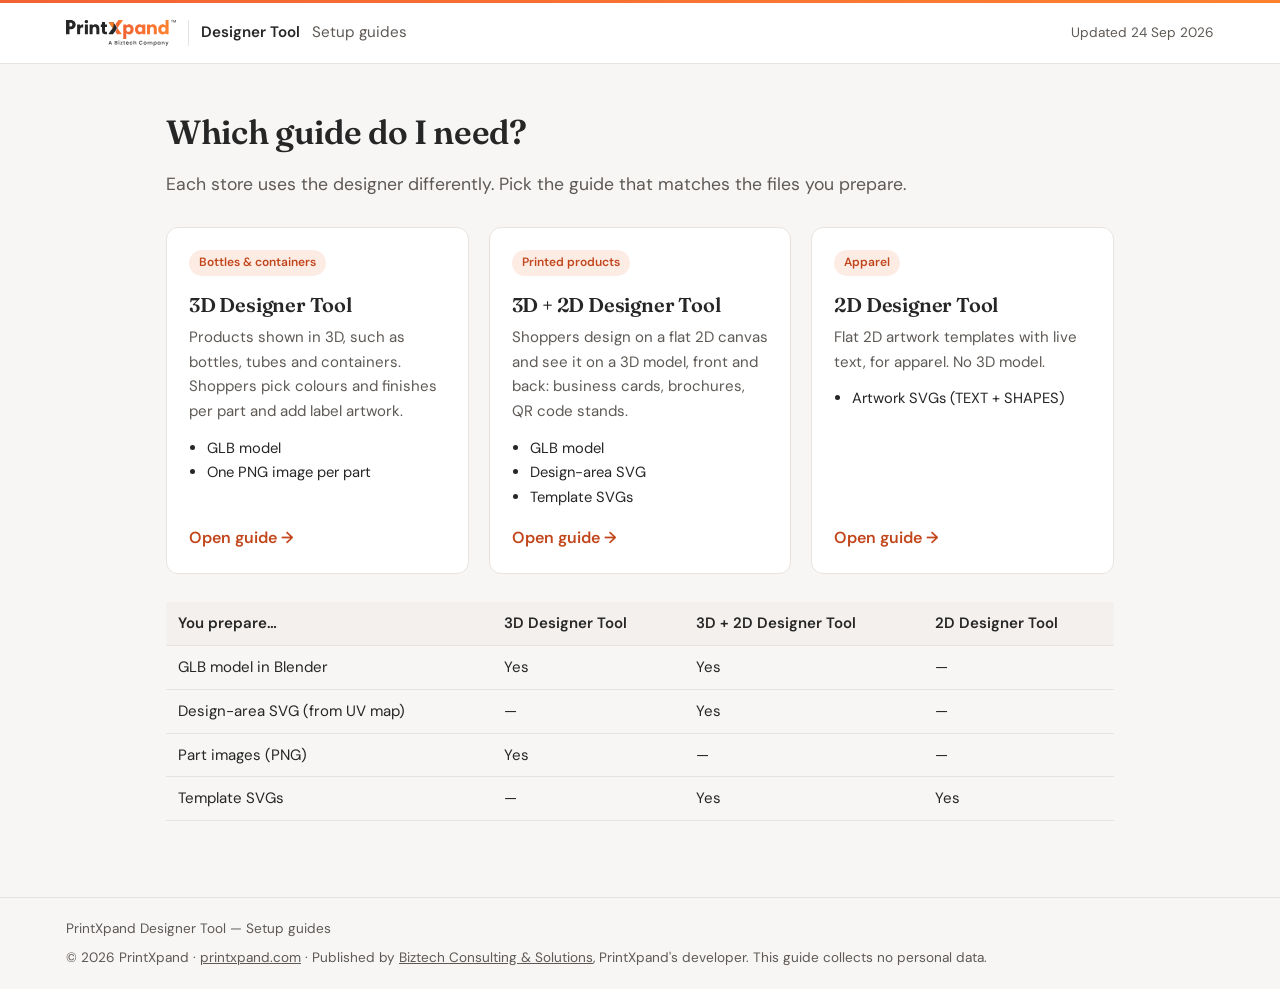
<file: index.html>
<!doctype html>
<html lang="en">
<head>
<meta charset="utf-8">
<meta name="viewport" content="width=device-width, initial-scale=1">
<meta name="robots" content="noindex, nofollow">
<title>PrintXpand Designer Tool Setup Guides</title>
<meta name="description" content="Choose your setup guide: 3D Designer Tool, 3D + 2D Designer Tool or 2D Designer Tool.">
<link rel="preconnect" href="https://fonts.googleapis.com">
<link rel="preconnect" href="https://fonts.gstatic.com" crossorigin>
<link href="https://fonts.googleapis.com/css2?family=DM+Sans:opsz,wght@9..40,400;9..40,500;9..40,600;9..40,700&family=Fraunces:opsz,wght@9..144,500;9..144,600&family=JetBrains+Mono:wght@400;500&display=swap" rel="stylesheet">
<link rel="icon" type="image/svg+xml" href="assets/favicon.svg">
<link rel="stylesheet" href="assets/style.css">
</head>
<body>
<header class="topbar">
  <div class="wrap">
    <a class="brand" href="index.html" aria-label="PrintXpand Designer Tool guides home"><img class="logo logo-light" src="assets/printxpand-logo.svg" alt="PrintXpand" width="110" height="26"><img class="logo logo-dark" src="assets/printxpand-logo-white.svg" alt="" width="110" height="26"><span class="product">Designer Tool</span></a>
    <span class="crumb">Setup guides</span>
    <span class="asof">Updated 24 Sep 2026</span>
  </div>
</header>

<div class="hub">
<h1>Which guide do I need?</h1>
<p class="lead">Each store uses the designer differently. Pick the guide that matches the files you prepare.</p>

<div class="cards">
  <a class="card" href="3d-designer.html">
    <span class="tag">Bottles &amp; containers</span>
    <h2>3D Designer Tool</h2>
    <p>Products shown in 3D, such as bottles, tubes and containers. Shoppers pick colours and finishes per part and add label artwork.</p>
    <ul><li>GLB model</li><li>One PNG image per part</li></ul>
    <span class="go">Open guide →</span>
  </a>
  <a class="card" href="3d-2d-designer.html">
    <span class="tag">Printed products</span>
    <h2>3D + 2D Designer Tool</h2>
    <p>Shoppers design on a flat 2D canvas and see it on a 3D model, front and back: business cards, brochures, QR code stands.</p>
    <ul><li>GLB model</li><li>Design-area SVG</li><li>Template SVGs</li></ul>
    <span class="go">Open guide →</span>
  </a>
  <a class="card" href="2d-designer.html">
    <span class="tag">Apparel</span>
    <h2>2D Designer Tool</h2>
    <p>Flat 2D artwork templates with live text, for apparel. No 3D model.</p>
    <ul><li>Artwork SVGs (TEXT + SHAPES)</li></ul>
    <span class="go">Open guide →</span>
  </a>
</div>

<div class="table-wrap"><table>
<thead><tr><th>You prepare…</th><th>3D Designer Tool</th><th>3D + 2D Designer Tool</th><th>2D Designer Tool</th></tr></thead>
<tbody>
<tr><td>GLB model in Blender</td><td>Yes</td><td>Yes</td><td>—</td></tr>
<tr><td>Design-area SVG (from UV map)</td><td>—</td><td>Yes</td><td>—</td></tr>
<tr><td>Part images (PNG)</td><td>Yes</td><td>—</td><td>—</td></tr>
<tr><td>Template SVGs</td><td>—</td><td>Yes</td><td>Yes</td></tr>
</tbody></table></div>
</div>

<footer class="foot"><div class="wrap px"><span>PrintXpand Designer Tool — Setup guides</span><span>© 2026 PrintXpand · <a href="https://www.printxpand.com/" target="_blank" rel="noopener">printxpand.com</a> · Published by <a href="https://www.biztechcs.com/" target="_blank" rel="noopener">Biztech Consulting &amp; Solutions</a>, PrintXpand's developer. This guide collects no personal data.</span></div></footer>
</body>
</html>
</file>
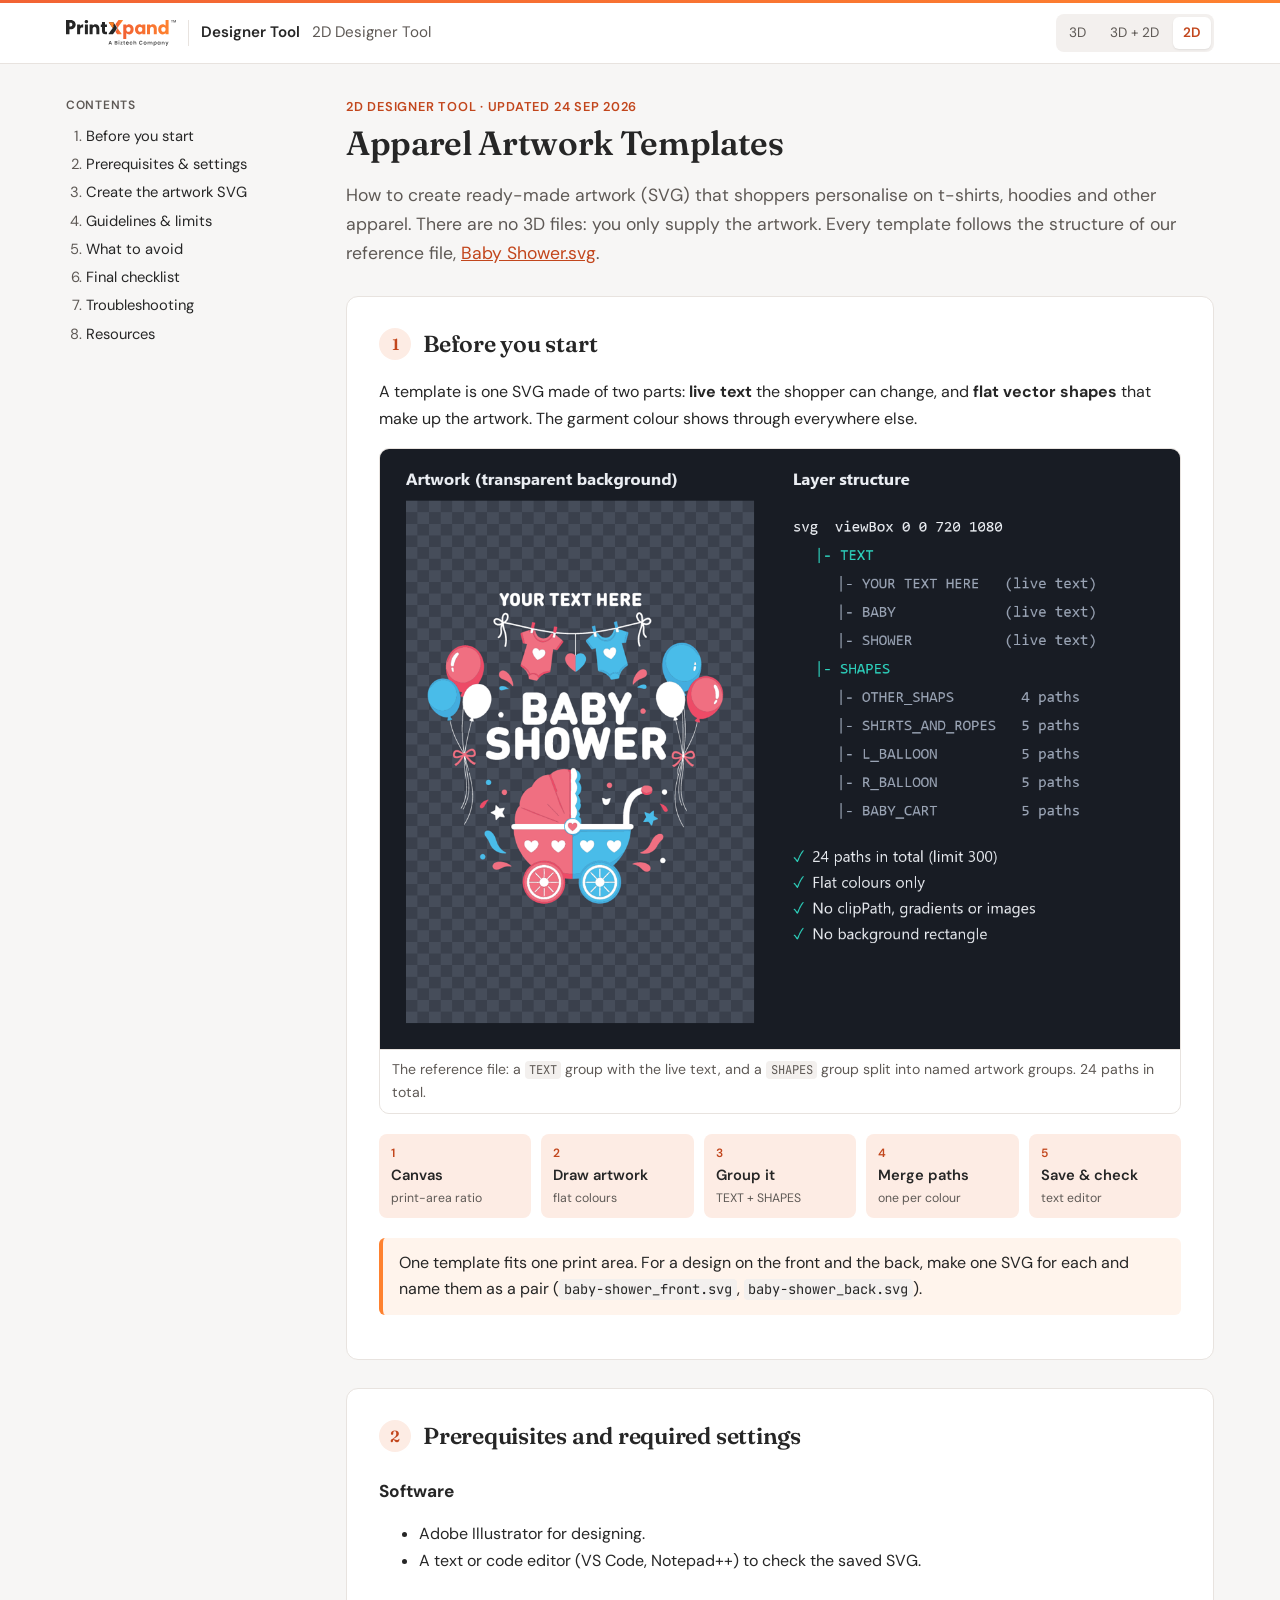
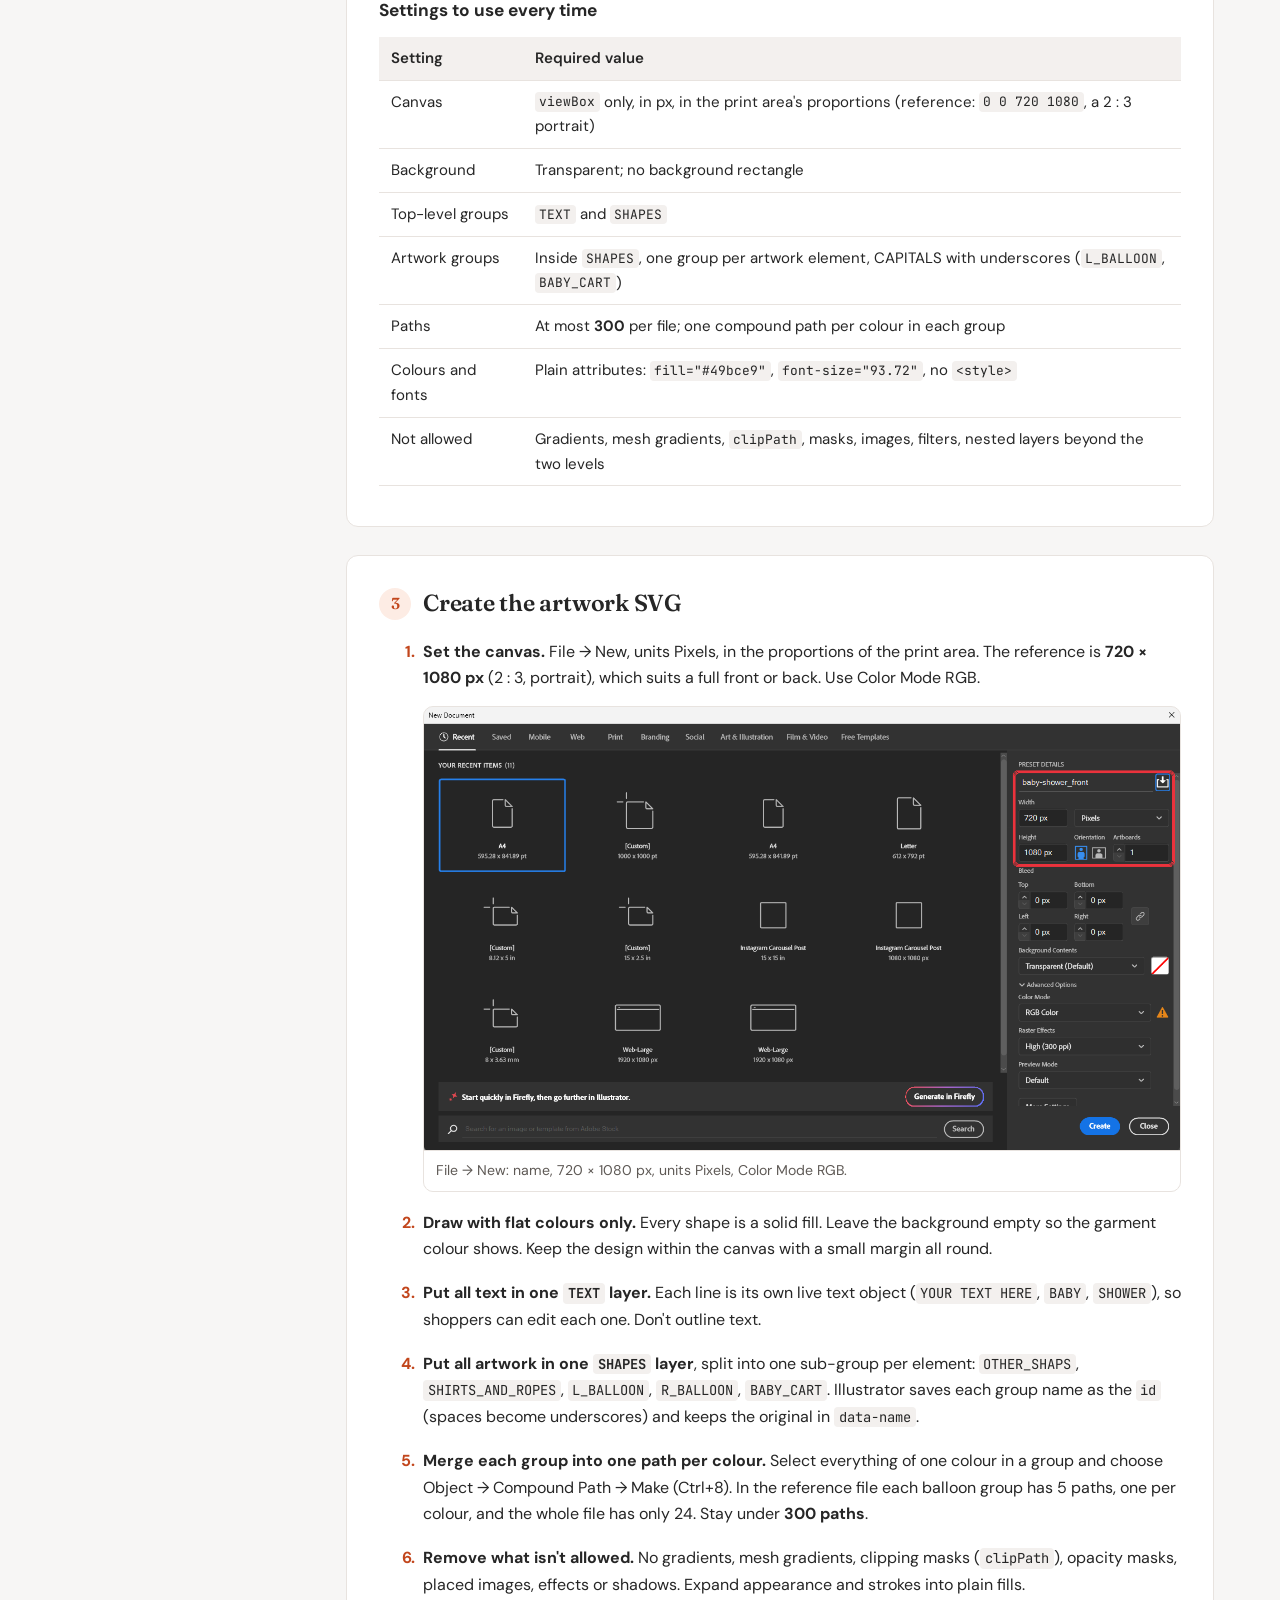
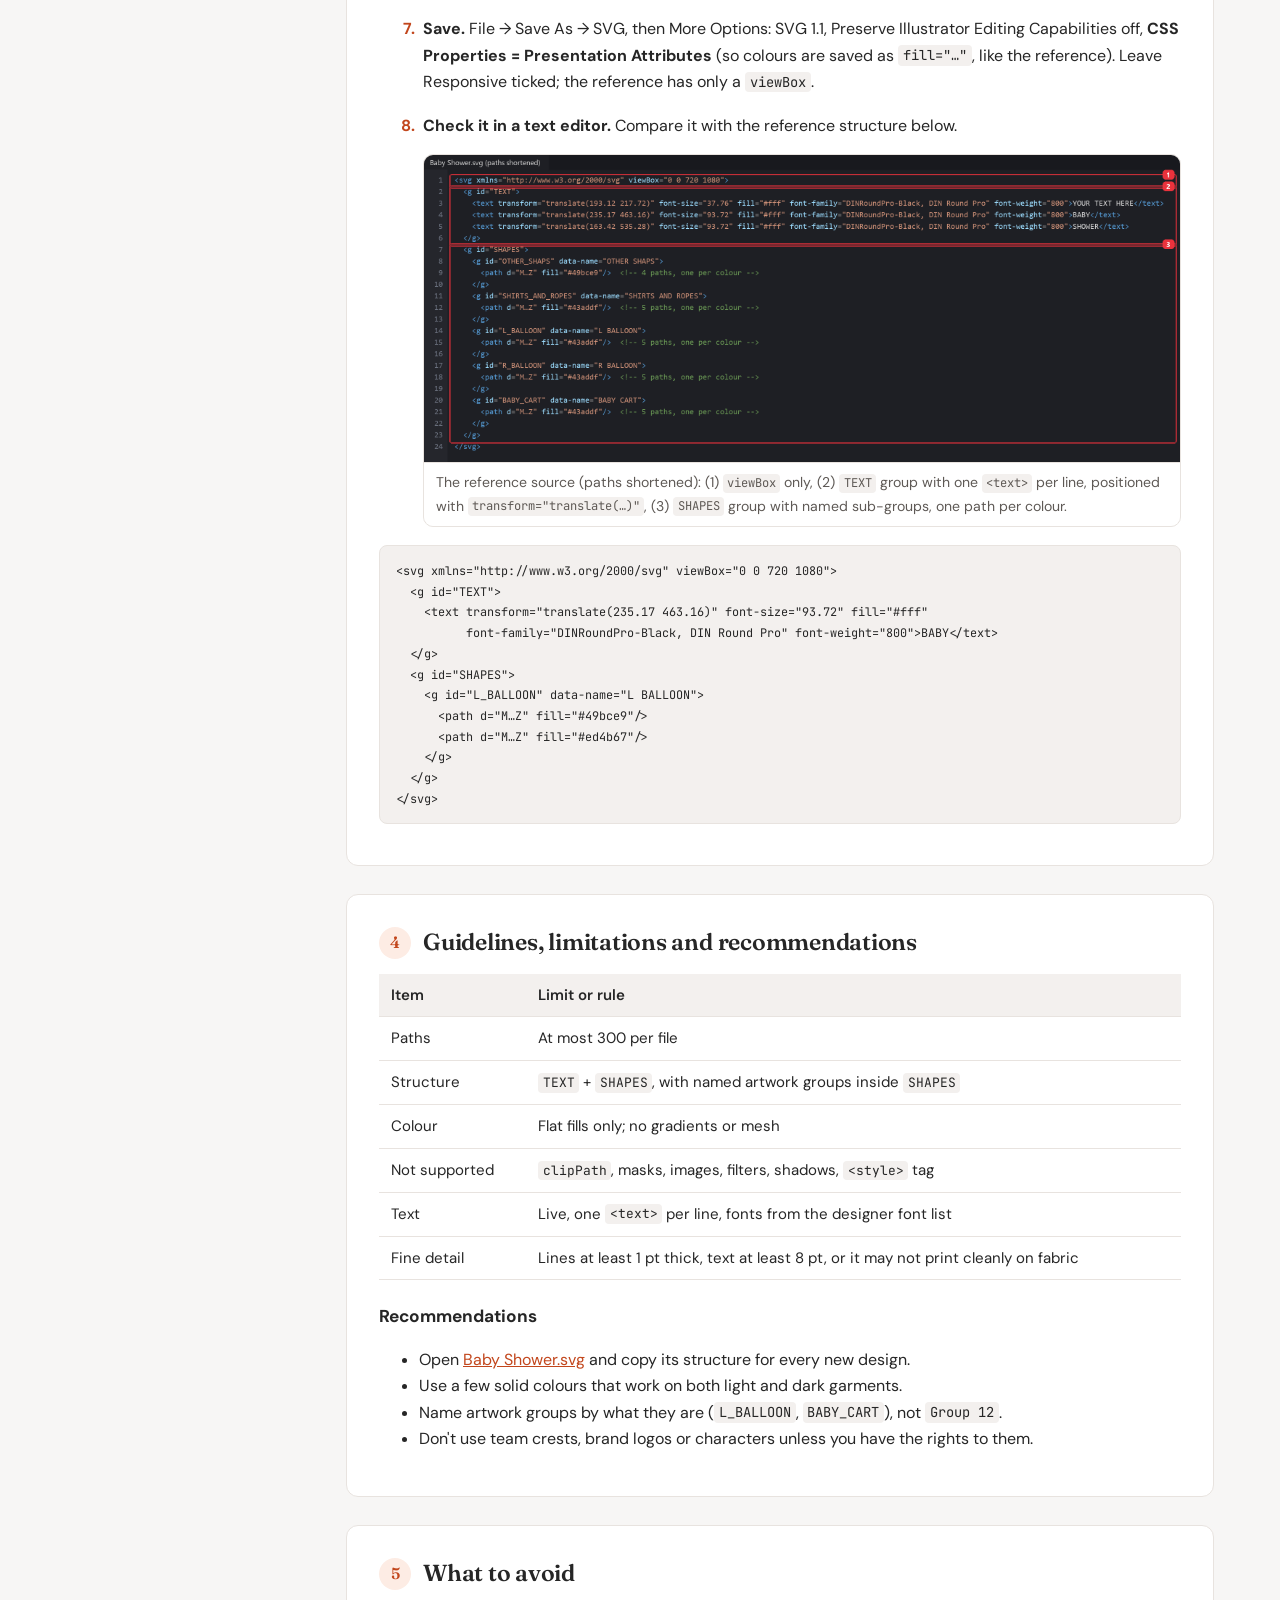
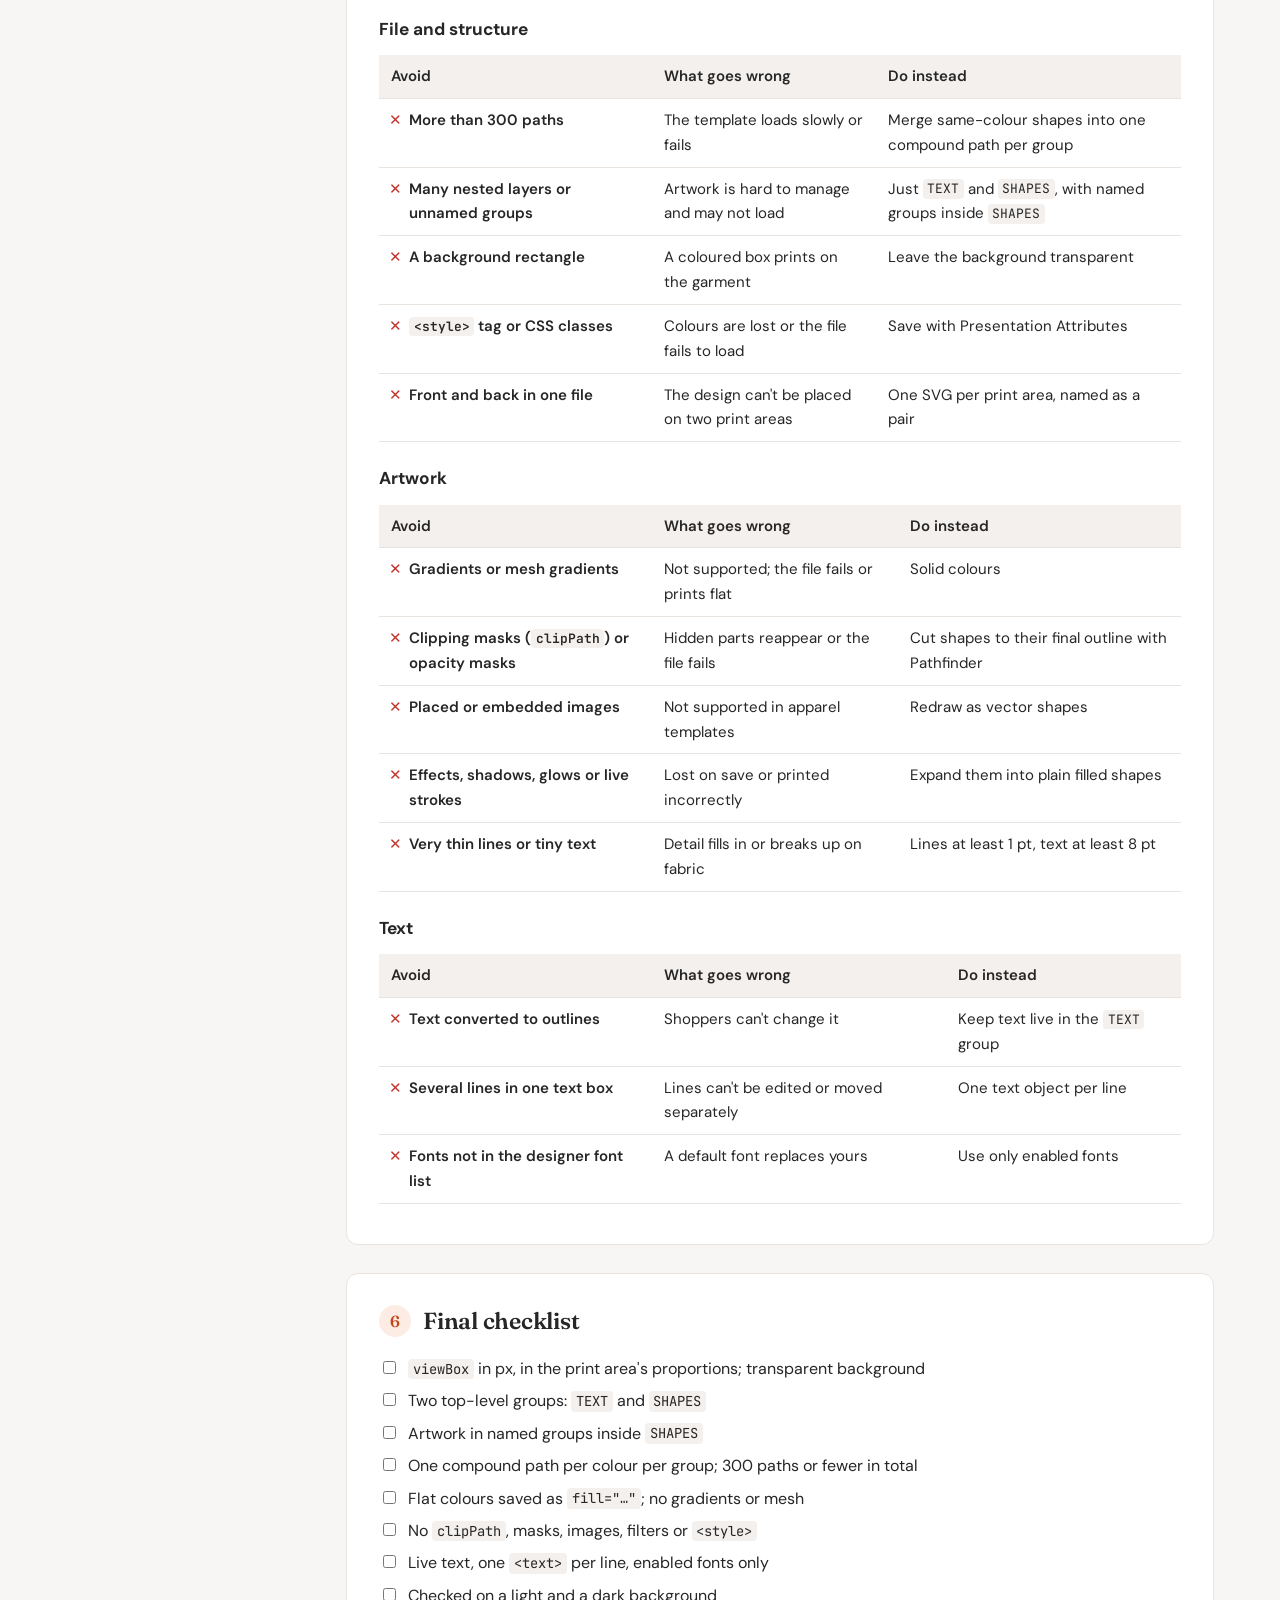
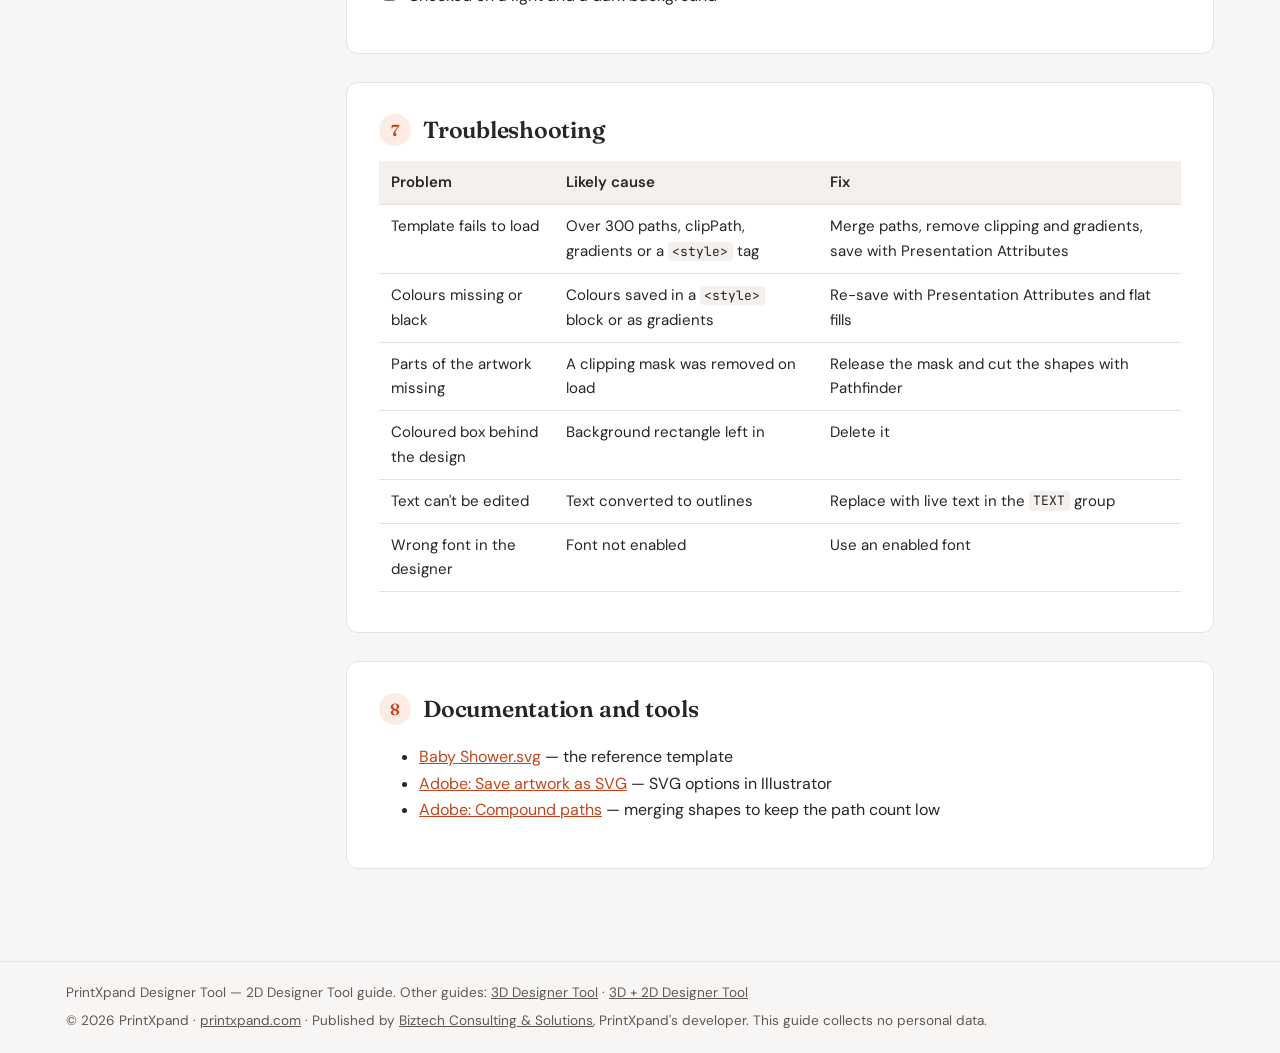
<file: 2d-designer.html>
<!doctype html>
<html lang="en">
<head>
<meta charset="utf-8">
<meta name="viewport" content="width=device-width, initial-scale=1">
<meta name="robots" content="noindex, nofollow">
<title>PrintXpand 2D Designer Tool Guide</title>
<meta name="description" content="Creating SVG artwork templates for apparel, following the Baby Shower reference file.">
<link rel="preconnect" href="https://fonts.googleapis.com">
<link rel="preconnect" href="https://fonts.gstatic.com" crossorigin>
<link href="https://fonts.googleapis.com/css2?family=DM+Sans:opsz,wght@9..40,400;9..40,500;9..40,600;9..40,700&family=Fraunces:opsz,wght@9..144,500;9..144,600&family=JetBrains+Mono:wght@400;500&display=swap" rel="stylesheet">
<link rel="icon" type="image/svg+xml" href="assets/favicon.svg">
<link rel="stylesheet" href="assets/style.css">
</head>
<body>
<header class="topbar">
  <div class="wrap">
    <a class="brand" href="index.html" aria-label="PrintXpand Designer Tool guides home"><img class="logo logo-light" src="assets/printxpand-logo.svg" alt="PrintXpand" width="110" height="26"><img class="logo logo-dark" src="assets/printxpand-logo-white.svg" alt="" width="110" height="26"><span class="product">Designer Tool</span></a>
    <span class="crumb">2D Designer Tool</span>
    <nav class="switch" aria-label="Designer tools"><a href="3d-designer.html">3D</a><a href="3d-2d-designer.html">3D + 2D</a><a href="2d-designer.html" aria-current="page">2D</a></nav>
  </div>
</header>

<div class="wrap layout">
<nav class="toc" aria-label="Contents">
  <p class="toc-title">Contents</p>
  <ol>
    <li><a href="#overview">Before you start</a></li>
    <li><a href="#prereq">Prerequisites &amp; settings</a></li>
    <li><a href="#part-a">Create the artwork SVG</a></li>
    <li><a href="#guidelines">Guidelines &amp; limits</a></li>
    <li><a href="#avoid">What to avoid</a></li>
    <li><a href="#checklist">Final checklist</a></li>
    <li><a href="#troubleshooting">Troubleshooting</a></li>
    <li><a href="#resources">Resources</a></li>
  </ol>
</nav>

<main>
<p class="kicker">2D Designer Tool · Updated 24 Sep 2026</p>
<h1>Apparel Artwork Templates</h1>
<p class="lead">How to create ready-made artwork (SVG) that shoppers personalise on t-shirts, hoodies and other apparel. There are no 3D files: you only supply the artwork. Every template follows the structure of our reference file, <a href="examples/baby-shower.svg" download>Baby Shower.svg</a>.</p>

<!-- 1 -->
<section id="overview">
<h2><span class="num">1</span>Before you start</h2>
<p>A template is one SVG made of two parts: <strong>live text</strong> the shopper can change, and <strong>flat vector shapes</strong> that make up the artwork. The garment colour shows through everywhere else.</p>
<figure class="shot" data-shot="apparel-c02-structure"><img src="images/apparel-c02-structure.png" alt="Baby Shower artwork on a transparent background beside its layer structure: TEXT with three live text lines and SHAPES with five named groups, 24 paths in total" loading="lazy"><figcaption>The reference file: a <code>TEXT</code> group with the live text, and a <code>SHAPES</code> group split into named artwork groups. 24 paths in total.</figcaption></figure>
<ol class="flow" aria-label="Workflow">
  <li>Canvas<small>print-area ratio</small></li>
  <li>Draw artwork<small>flat colours</small></li>
  <li>Group it<small>TEXT + SHAPES</small></li>
  <li>Merge paths<small>one per colour</small></li>
  <li>Save &amp; check<small>text editor</small></li>
</ol>
<p class="note">One template fits one print area. For a design on the front and the back, make one SVG for each and name them as a pair (<code>baby-shower_front.svg</code>, <code>baby-shower_back.svg</code>).</p>
</section>

<!-- 2 -->
<section id="prereq">
<h2><span class="num">2</span>Prerequisites and required settings</h2>
<h3>Software</h3>
<ul>
<li>Adobe Illustrator for designing.</li>
<li>A text or code editor (VS Code, Notepad++) to check the saved SVG.</li>
</ul>
<h3>Settings to use every time</h3>
<div class="table-wrap"><table>
<thead><tr><th>Setting</th><th>Required value</th></tr></thead>
<tbody>
<tr><td>Canvas</td><td><code>viewBox</code> only, in px, in the print area's proportions (reference: <code>0 0 720 1080</code>, a 2 : 3 portrait)</td></tr>
<tr><td>Background</td><td>Transparent; no background rectangle</td></tr>
<tr><td>Top-level groups</td><td><code>TEXT</code> and <code>SHAPES</code></td></tr>
<tr><td>Artwork groups</td><td>Inside <code>SHAPES</code>, one group per artwork element, CAPITALS with underscores (<code>L_BALLOON</code>, <code>BABY_CART</code>)</td></tr>
<tr><td>Paths</td><td>At most <strong>300</strong> per file; one compound path per colour in each group</td></tr>
<tr><td>Colours and fonts</td><td>Plain attributes: <code>fill="#49bce9"</code>, <code>font-size="93.72"</code>, no <code>&lt;style&gt;</code></td></tr>
<tr><td>Not allowed</td><td>Gradients, mesh gradients, <code>clipPath</code>, masks, images, filters, nested layers beyond the two levels</td></tr>
</tbody></table></div>
</section>

<!-- 3 -->
<section id="part-a">
<h2><span class="num">3</span>Create the artwork SVG</h2>
<ol class="steps">
<li><strong>Set the canvas.</strong> File → New, units Pixels, in the proportions of the print area. The reference is <strong>720 × 1080 px</strong> (2 : 3, portrait), which suits a full front or back. Use Color Mode RGB.
<figure class="shot" data-shot="apparel-c01-ai-new-document"><img src="images/apparel-c01-ai-new-document.png" alt="Illustrator New Document dialog set to baby-shower_front, 720 by 1080 pixels, RGB" loading="lazy"><figcaption>File → New: name, 720 × 1080 px, units Pixels, Color Mode RGB.</figcaption></figure></li>
<li><strong>Draw with flat colours only.</strong> Every shape is a solid fill. Leave the background empty so the garment colour shows. Keep the design within the canvas with a small margin all round.</li>
<li><strong>Put all text in one <code>TEXT</code> layer.</strong> Each line is its own live text object (<code>YOUR TEXT HERE</code>, <code>BABY</code>, <code>SHOWER</code>), so shoppers can edit each one. Don't outline text.</li>
<li><strong>Put all artwork in one <code>SHAPES</code> layer</strong>, split into one sub-group per element: <code>OTHER_SHAPS</code>, <code>SHIRTS_AND_ROPES</code>, <code>L_BALLOON</code>, <code>R_BALLOON</code>, <code>BABY_CART</code>. Illustrator saves each group name as the <code>id</code> (spaces become underscores) and keeps the original in <code>data-name</code>.</li>
<li><strong>Merge each group into one path per colour.</strong> Select everything of one colour in a group and choose Object → Compound Path → Make (Ctrl+8). In the reference file each balloon group has 5 paths, one per colour, and the whole file has only 24. Stay under <strong>300 paths</strong>.</li>
<li><strong>Remove what isn't allowed.</strong> No gradients, mesh gradients, clipping masks (<code>clipPath</code>), opacity masks, placed images, effects or shadows. Expand appearance and strokes into plain fills.</li>
<li><strong>Save.</strong> File → Save As → SVG, then More Options: SVG 1.1, Preserve Illustrator Editing Capabilities off, <strong>CSS Properties = Presentation Attributes</strong> (so colours are saved as <code>fill="…"</code>, like the reference). Leave Responsive ticked; the reference has only a <code>viewBox</code>.</li>
<li><strong>Check it in a text editor.</strong> Compare it with the reference structure below.
<figure class="shot" data-shot="apparel-c03-svg-structure"><img src="images/apparel-c03-svg-structure.png" alt="Baby Shower SVG source with the svg viewBox, the TEXT group with three text elements and the SHAPES group with five named groups" loading="lazy"><figcaption>The reference source (paths shortened): (1) <code>viewBox</code> only, (2) <code>TEXT</code> group with one <code>&lt;text&gt;</code> per line, positioned with <code>transform="translate(…)"</code>, (3) <code>SHAPES</code> group with named sub-groups, one path per colour.</figcaption></figure></li>
</ol>
<pre><code>&lt;svg xmlns="http://www.w3.org/2000/svg" viewBox="0 0 720 1080"&gt;
  &lt;g id="TEXT"&gt;
    &lt;text transform="translate(235.17 463.16)" font-size="93.72" fill="#fff"
          font-family="DINRoundPro-Black, DIN Round Pro" font-weight="800"&gt;BABY&lt;/text&gt;
  &lt;/g&gt;
  &lt;g id="SHAPES"&gt;
    &lt;g id="L_BALLOON" data-name="L BALLOON"&gt;
      &lt;path d="M…Z" fill="#49bce9"/&gt;
      &lt;path d="M…Z" fill="#ed4b67"/&gt;
    &lt;/g&gt;
  &lt;/g&gt;
&lt;/svg&gt;</code></pre>
</section>

<!-- 4 -->
<section id="guidelines">
<h2><span class="num">4</span>Guidelines, limitations and recommendations</h2>
<div class="table-wrap"><table>
<thead><tr><th>Item</th><th>Limit or rule</th></tr></thead>
<tbody>
<tr><td>Paths</td><td>At most 300 per file</td></tr>
<tr><td>Structure</td><td><code>TEXT</code> + <code>SHAPES</code>, with named artwork groups inside <code>SHAPES</code></td></tr>
<tr><td>Colour</td><td>Flat fills only; no gradients or mesh</td></tr>
<tr><td>Not supported</td><td><code>clipPath</code>, masks, images, filters, shadows, <code>&lt;style&gt;</code> tag</td></tr>
<tr><td>Text</td><td>Live, one <code>&lt;text&gt;</code> per line, fonts from the designer font list</td></tr>
<tr><td>Fine detail</td><td>Lines at least 1 pt thick, text at least 8 pt, or it may not print cleanly on fabric</td></tr>
</tbody></table></div>
<h3>Recommendations</h3>
<ul>
<li>Open <a href="examples/baby-shower.svg" download>Baby Shower.svg</a> and copy its structure for every new design.</li>
<li>Use a few solid colours that work on both light and dark garments.</li>
<li>Name artwork groups by what they are (<code>L_BALLOON</code>, <code>BABY_CART</code>), not <code>Group 12</code>.</li>
<li>Don't use team crests, brand logos or characters unless you have the rights to them.</li>
</ul>
</section>

<!-- 5 -->
<section id="avoid">
<h2><span class="num">5</span>What to avoid</h2>
<h3>File and structure</h3>
<div class="table-wrap"><table class="avoid">
<thead><tr><th>Avoid</th><th>What goes wrong</th><th>Do instead</th></tr></thead>
<tbody>
<tr><td>More than 300 paths</td><td>The template loads slowly or fails</td><td>Merge same-colour shapes into one compound path per group</td></tr>
<tr><td>Many nested layers or unnamed groups</td><td>Artwork is hard to manage and may not load</td><td>Just <code>TEXT</code> and <code>SHAPES</code>, with named groups inside <code>SHAPES</code></td></tr>
<tr><td>A background rectangle</td><td>A coloured box prints on the garment</td><td>Leave the background transparent</td></tr>
<tr><td><code>&lt;style&gt;</code> tag or CSS classes</td><td>Colours are lost or the file fails to load</td><td>Save with Presentation Attributes</td></tr>
<tr><td>Front and back in one file</td><td>The design can't be placed on two print areas</td><td>One SVG per print area, named as a pair</td></tr>
</tbody></table></div>
<h3>Artwork</h3>
<div class="table-wrap"><table class="avoid">
<thead><tr><th>Avoid</th><th>What goes wrong</th><th>Do instead</th></tr></thead>
<tbody>
<tr><td>Gradients or mesh gradients</td><td>Not supported; the file fails or prints flat</td><td>Solid colours</td></tr>
<tr><td>Clipping masks (<code>clipPath</code>) or opacity masks</td><td>Hidden parts reappear or the file fails</td><td>Cut shapes to their final outline with Pathfinder</td></tr>
<tr><td>Placed or embedded images</td><td>Not supported in apparel templates</td><td>Redraw as vector shapes</td></tr>
<tr><td>Effects, shadows, glows or live strokes</td><td>Lost on save or printed incorrectly</td><td>Expand them into plain filled shapes</td></tr>
<tr><td>Very thin lines or tiny text</td><td>Detail fills in or breaks up on fabric</td><td>Lines at least 1 pt, text at least 8 pt</td></tr>
</tbody></table></div>
<h3>Text</h3>
<div class="table-wrap"><table class="avoid">
<thead><tr><th>Avoid</th><th>What goes wrong</th><th>Do instead</th></tr></thead>
<tbody>
<tr><td>Text converted to outlines</td><td>Shoppers can't change it</td><td>Keep text live in the <code>TEXT</code> group</td></tr>
<tr><td>Several lines in one text box</td><td>Lines can't be edited or moved separately</td><td>One text object per line</td></tr>
<tr><td>Fonts not in the designer font list</td><td>A default font replaces yours</td><td>Use only enabled fonts</td></tr>
</tbody></table></div>
</section>

<!-- 6 -->
<section id="checklist">
<h2><span class="num">6</span>Final checklist</h2>
<ul class="check">
<li><label><input type="checkbox"> <code>viewBox</code> in px, in the print area's proportions; transparent background</label></li>
<li><label><input type="checkbox"> Two top-level groups: <code>TEXT</code> and <code>SHAPES</code></label></li>
<li><label><input type="checkbox"> Artwork in named groups inside <code>SHAPES</code></label></li>
<li><label><input type="checkbox"> One compound path per colour per group; 300 paths or fewer in total</label></li>
<li><label><input type="checkbox"> Flat colours saved as <code>fill="…"</code>; no gradients or mesh</label></li>
<li><label><input type="checkbox"> No <code>clipPath</code>, masks, images, filters or <code>&lt;style&gt;</code></label></li>
<li><label><input type="checkbox"> Live text, one <code>&lt;text&gt;</code> per line, enabled fonts only</label></li>
<li><label><input type="checkbox"> Checked on a light and a dark background</label></li>
</ul>
</section>

<!-- 7 -->
<section id="troubleshooting">
<h2><span class="num">7</span>Troubleshooting</h2>
<div class="table-wrap"><table>
<thead><tr><th>Problem</th><th>Likely cause</th><th>Fix</th></tr></thead>
<tbody>
<tr><td>Template fails to load</td><td>Over 300 paths, clipPath, gradients or a <code>&lt;style&gt;</code> tag</td><td>Merge paths, remove clipping and gradients, save with Presentation Attributes</td></tr>
<tr><td>Colours missing or black</td><td>Colours saved in a <code>&lt;style&gt;</code> block or as gradients</td><td>Re-save with Presentation Attributes and flat fills</td></tr>
<tr><td>Parts of the artwork missing</td><td>A clipping mask was removed on load</td><td>Release the mask and cut the shapes with Pathfinder</td></tr>
<tr><td>Coloured box behind the design</td><td>Background rectangle left in</td><td>Delete it</td></tr>
<tr><td>Text can't be edited</td><td>Text converted to outlines</td><td>Replace with live text in the <code>TEXT</code> group</td></tr>
<tr><td>Wrong font in the designer</td><td>Font not enabled</td><td>Use an enabled font</td></tr>
</tbody></table></div>
</section>

<!-- 8 -->
<section id="resources">
<h2><span class="num">8</span>Documentation and tools</h2>
<ul>
<li><a href="examples/baby-shower.svg" download>Baby Shower.svg</a> — the reference template</li>
<li><a href="https://helpx.adobe.com/illustrator/using/svg.html">Adobe: Save artwork as SVG</a> — SVG options in Illustrator</li>
<li><a href="https://helpx.adobe.com/illustrator/using/compound-paths.html">Adobe: Compound paths</a> — merging shapes to keep the path count low</li></ul>
</section>
</main>
</div>

<footer class="foot"><div class="wrap px"><span>PrintXpand Designer Tool — 2D Designer Tool guide. Other guides: <a href="3d-designer.html">3D Designer Tool</a> · <a href="3d-2d-designer.html">3D + 2D Designer Tool</a></span><span>© 2026 PrintXpand · <a href="https://www.printxpand.com/" target="_blank" rel="noopener">printxpand.com</a> · Published by <a href="https://www.biztechcs.com/" target="_blank" rel="noopener">Biztech Consulting &amp; Solutions</a>, PrintXpand's developer. This guide collects no personal data.</span></div></footer>

<script>
document.querySelectorAll('figure.shot img').forEach(function (img) {
  function miss() { img.closest('figure').classList.add('missing'); }
  if (img.complete && img.naturalWidth === 0) miss();
  img.addEventListener('error', miss);
});
</script>
</body>
</html>
</file>
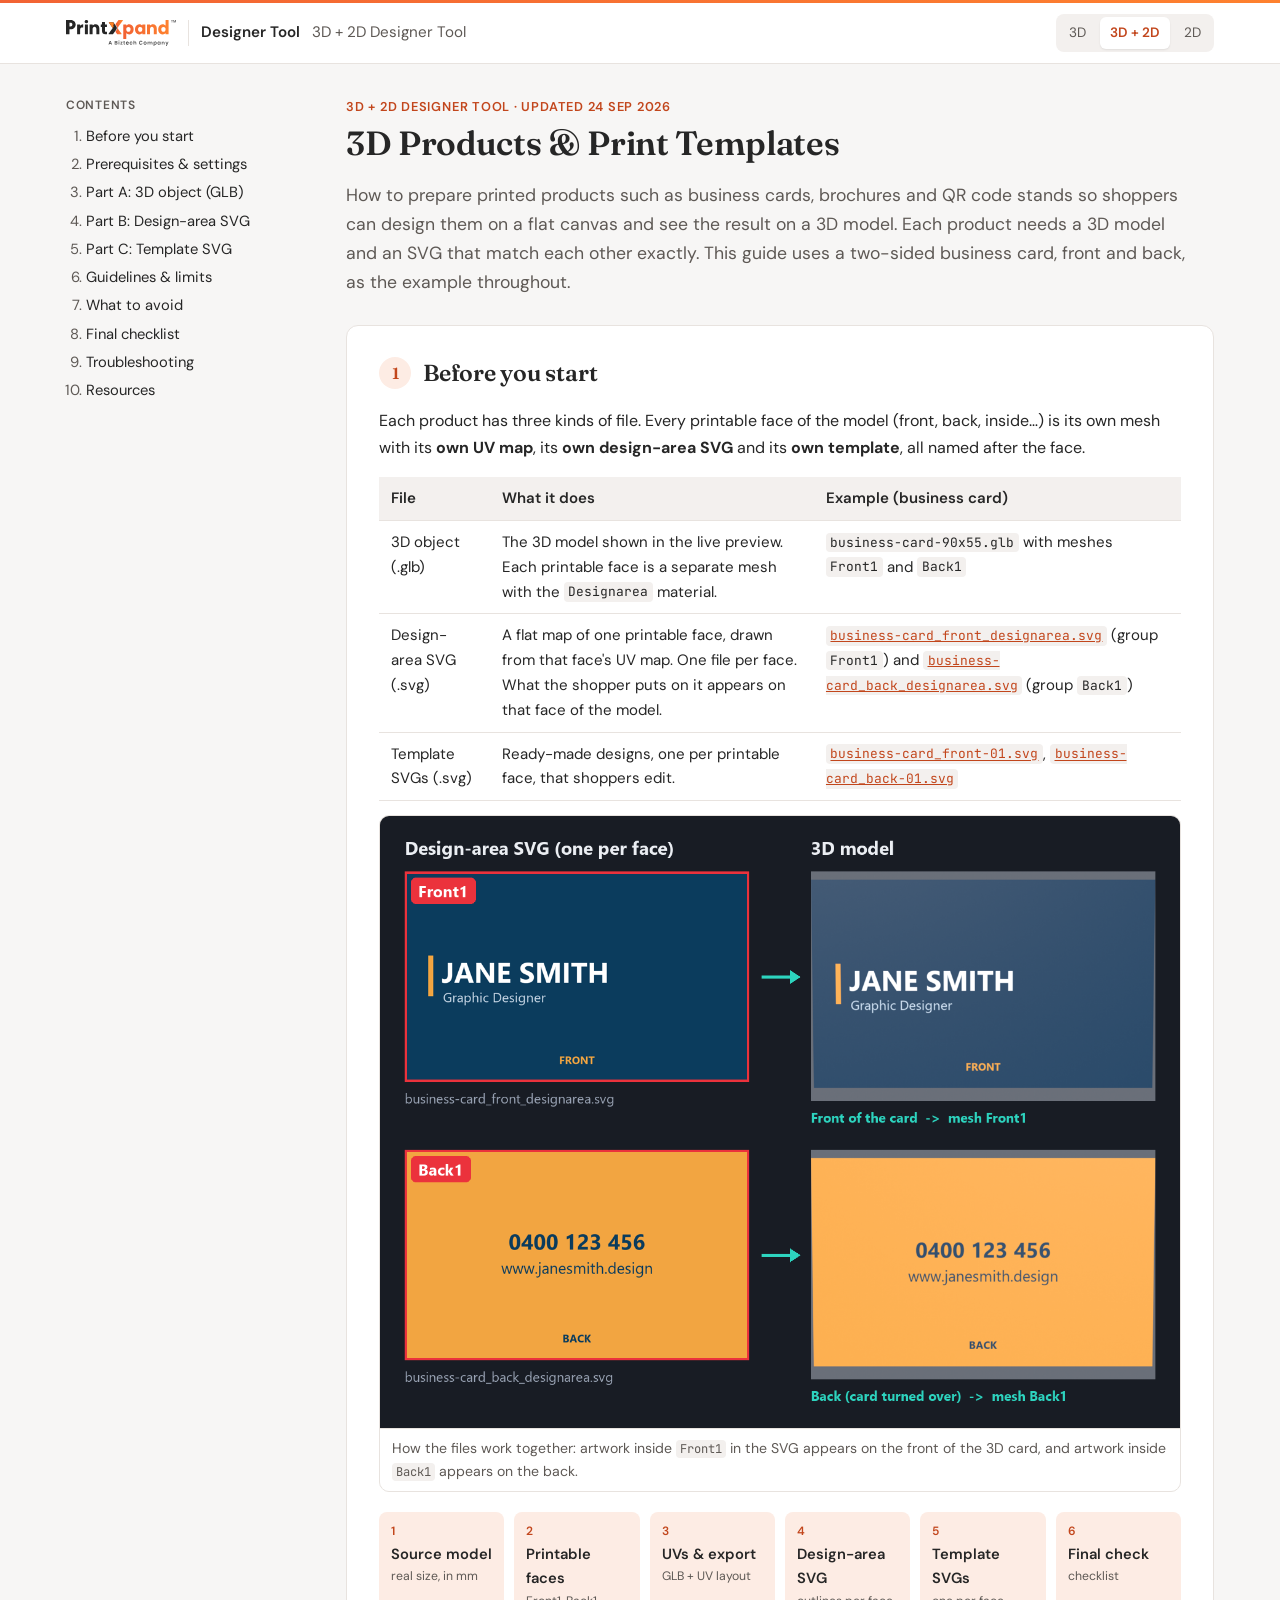
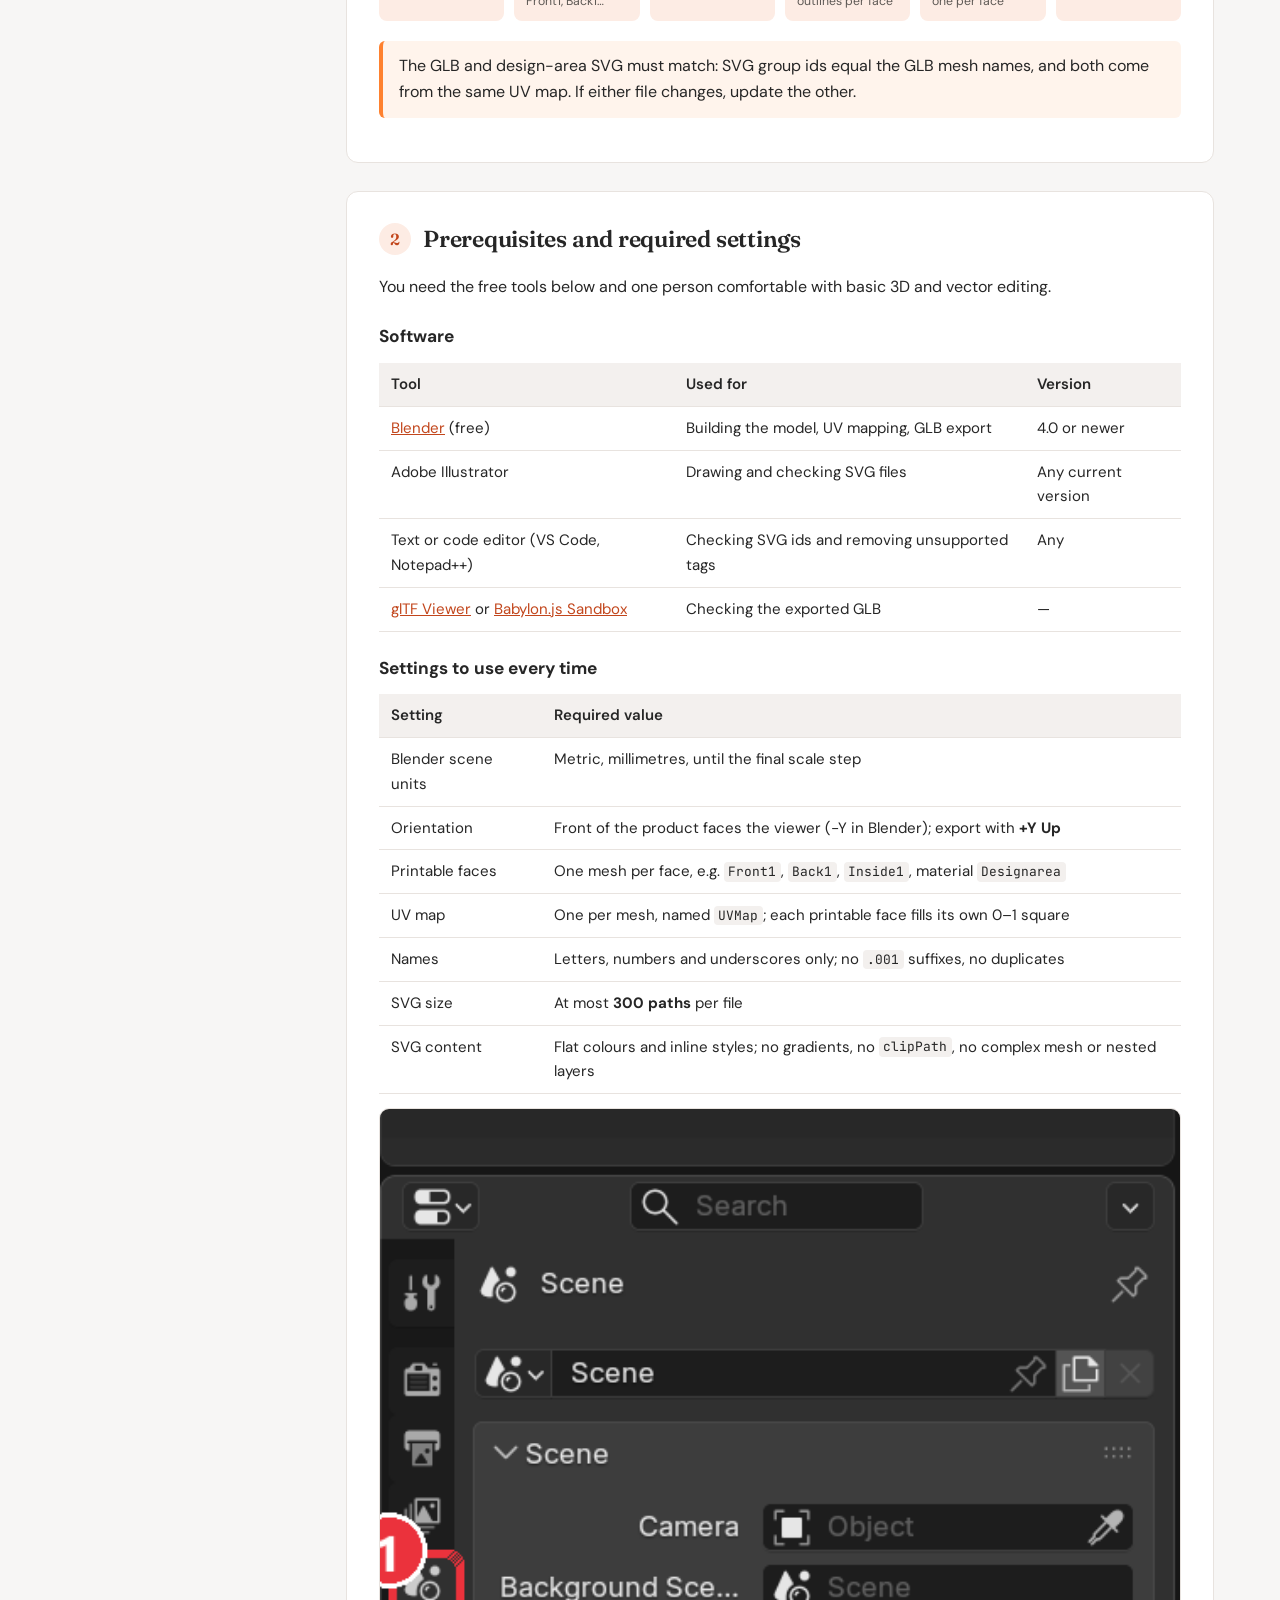
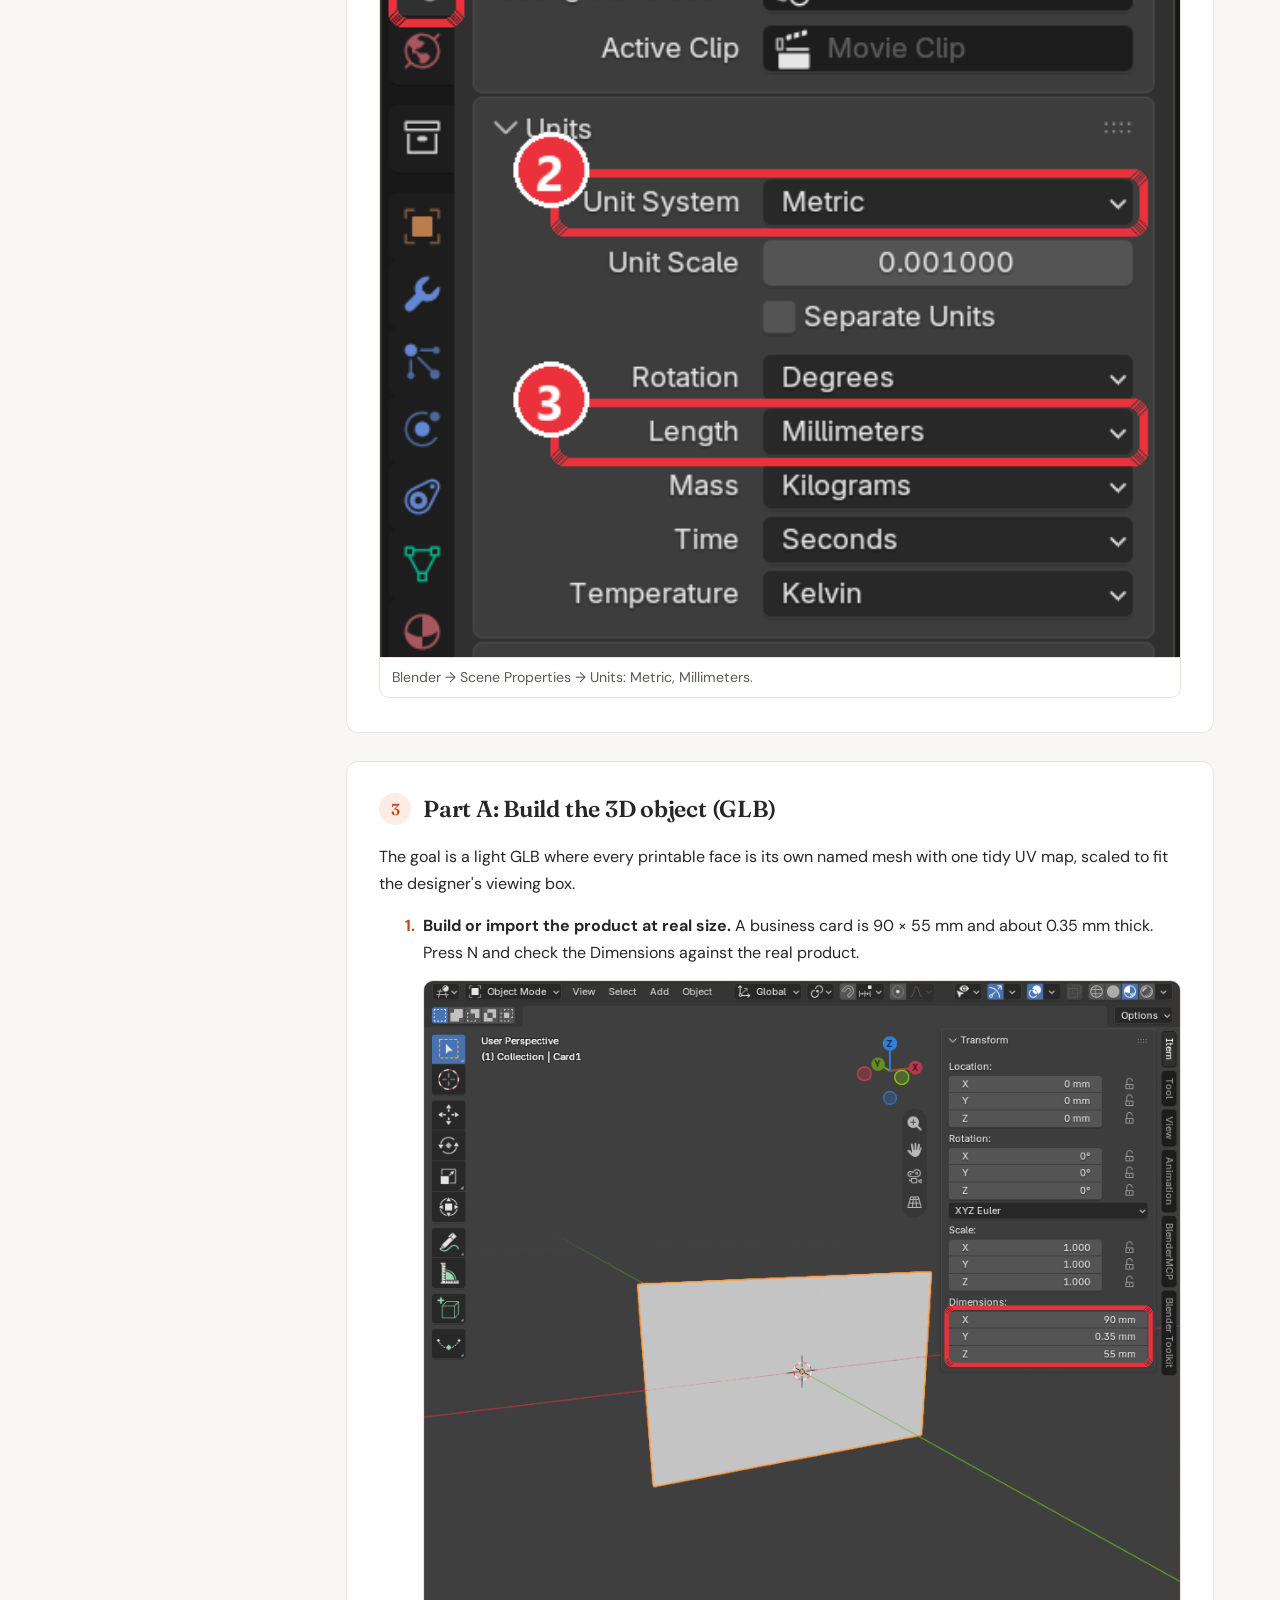
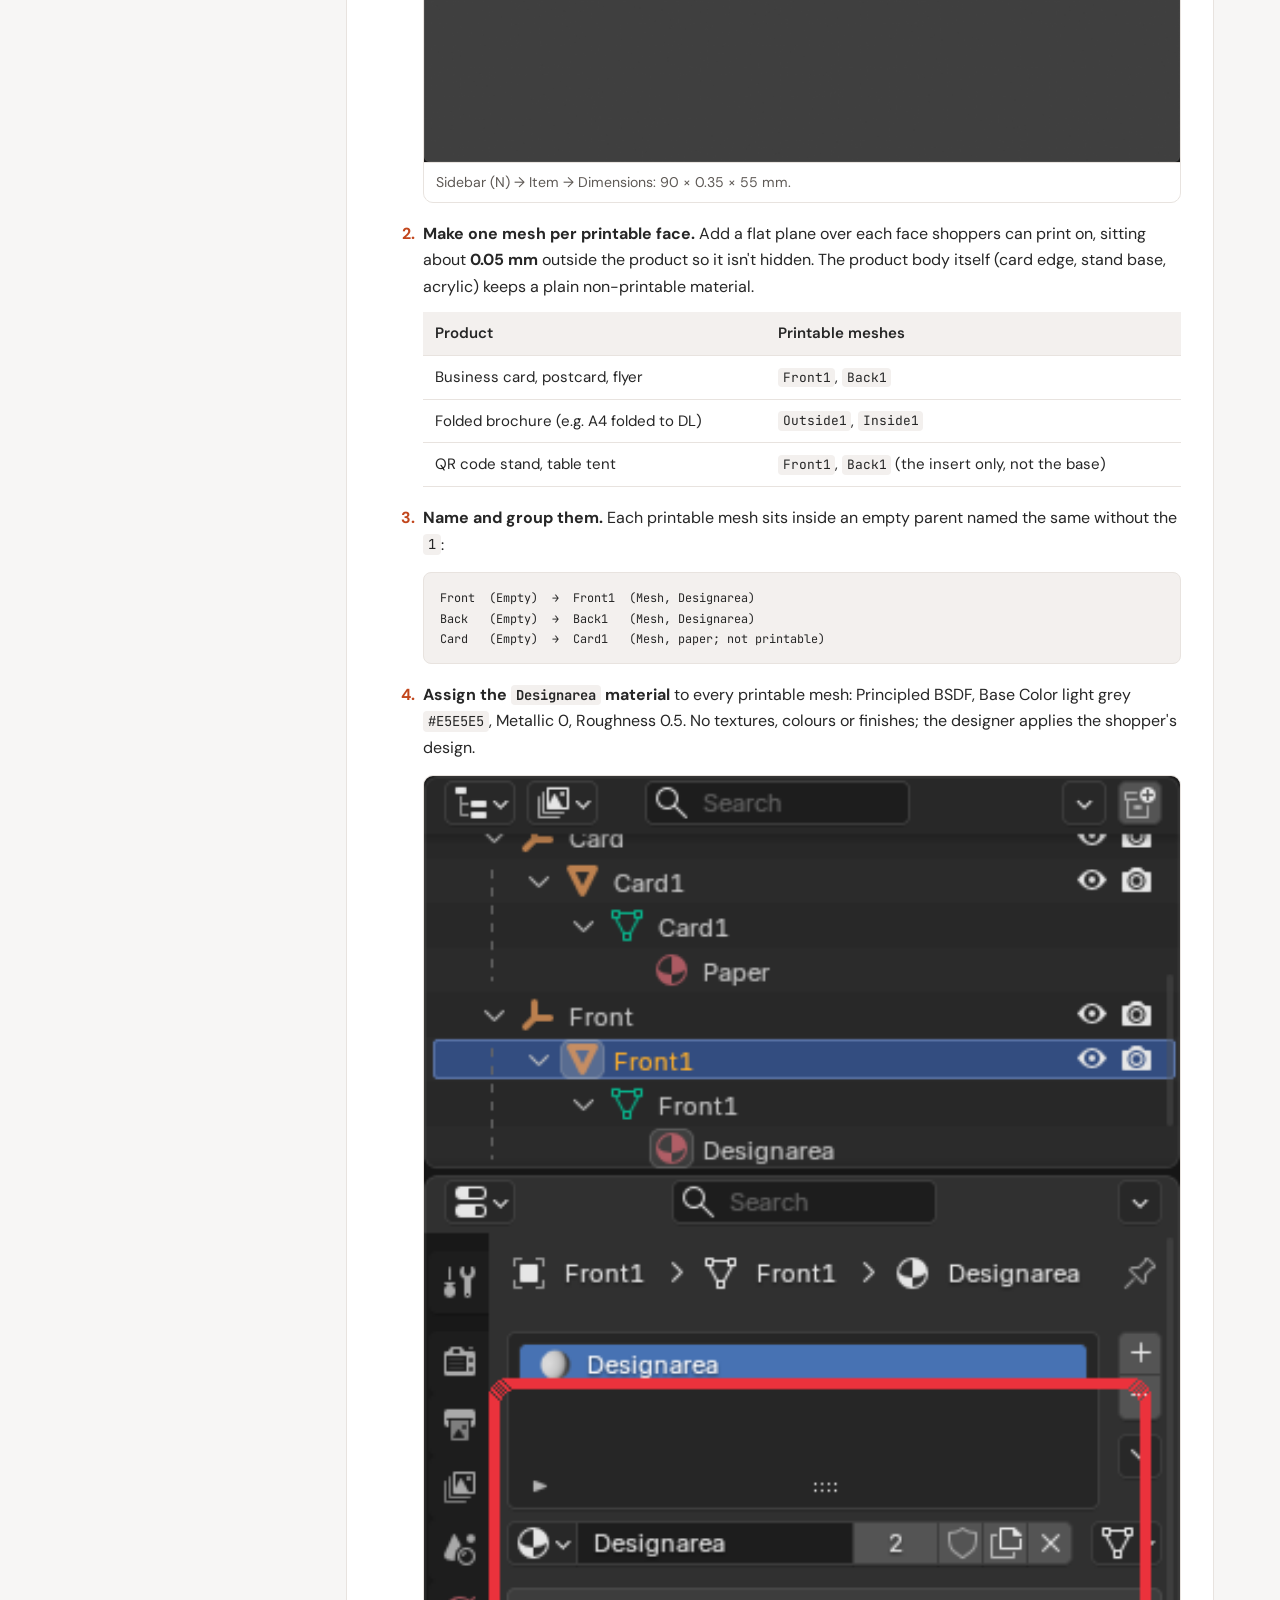
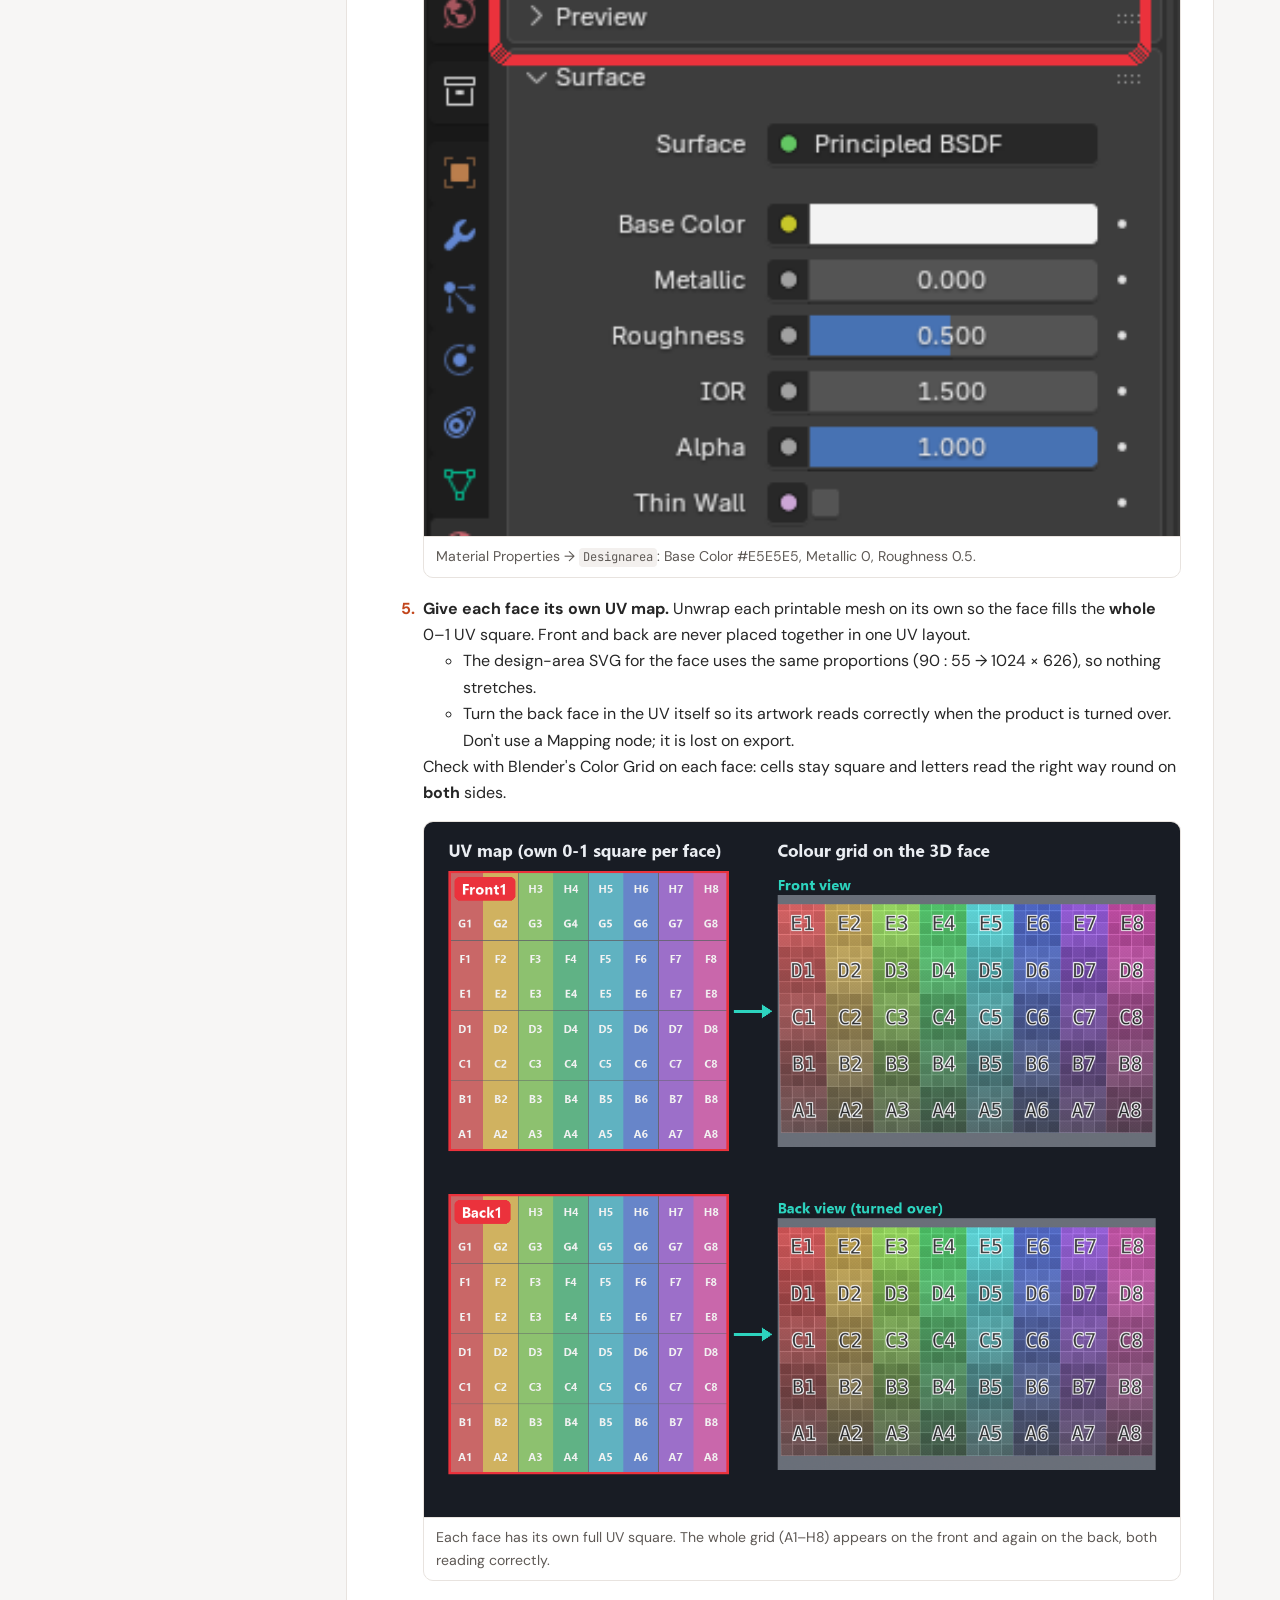
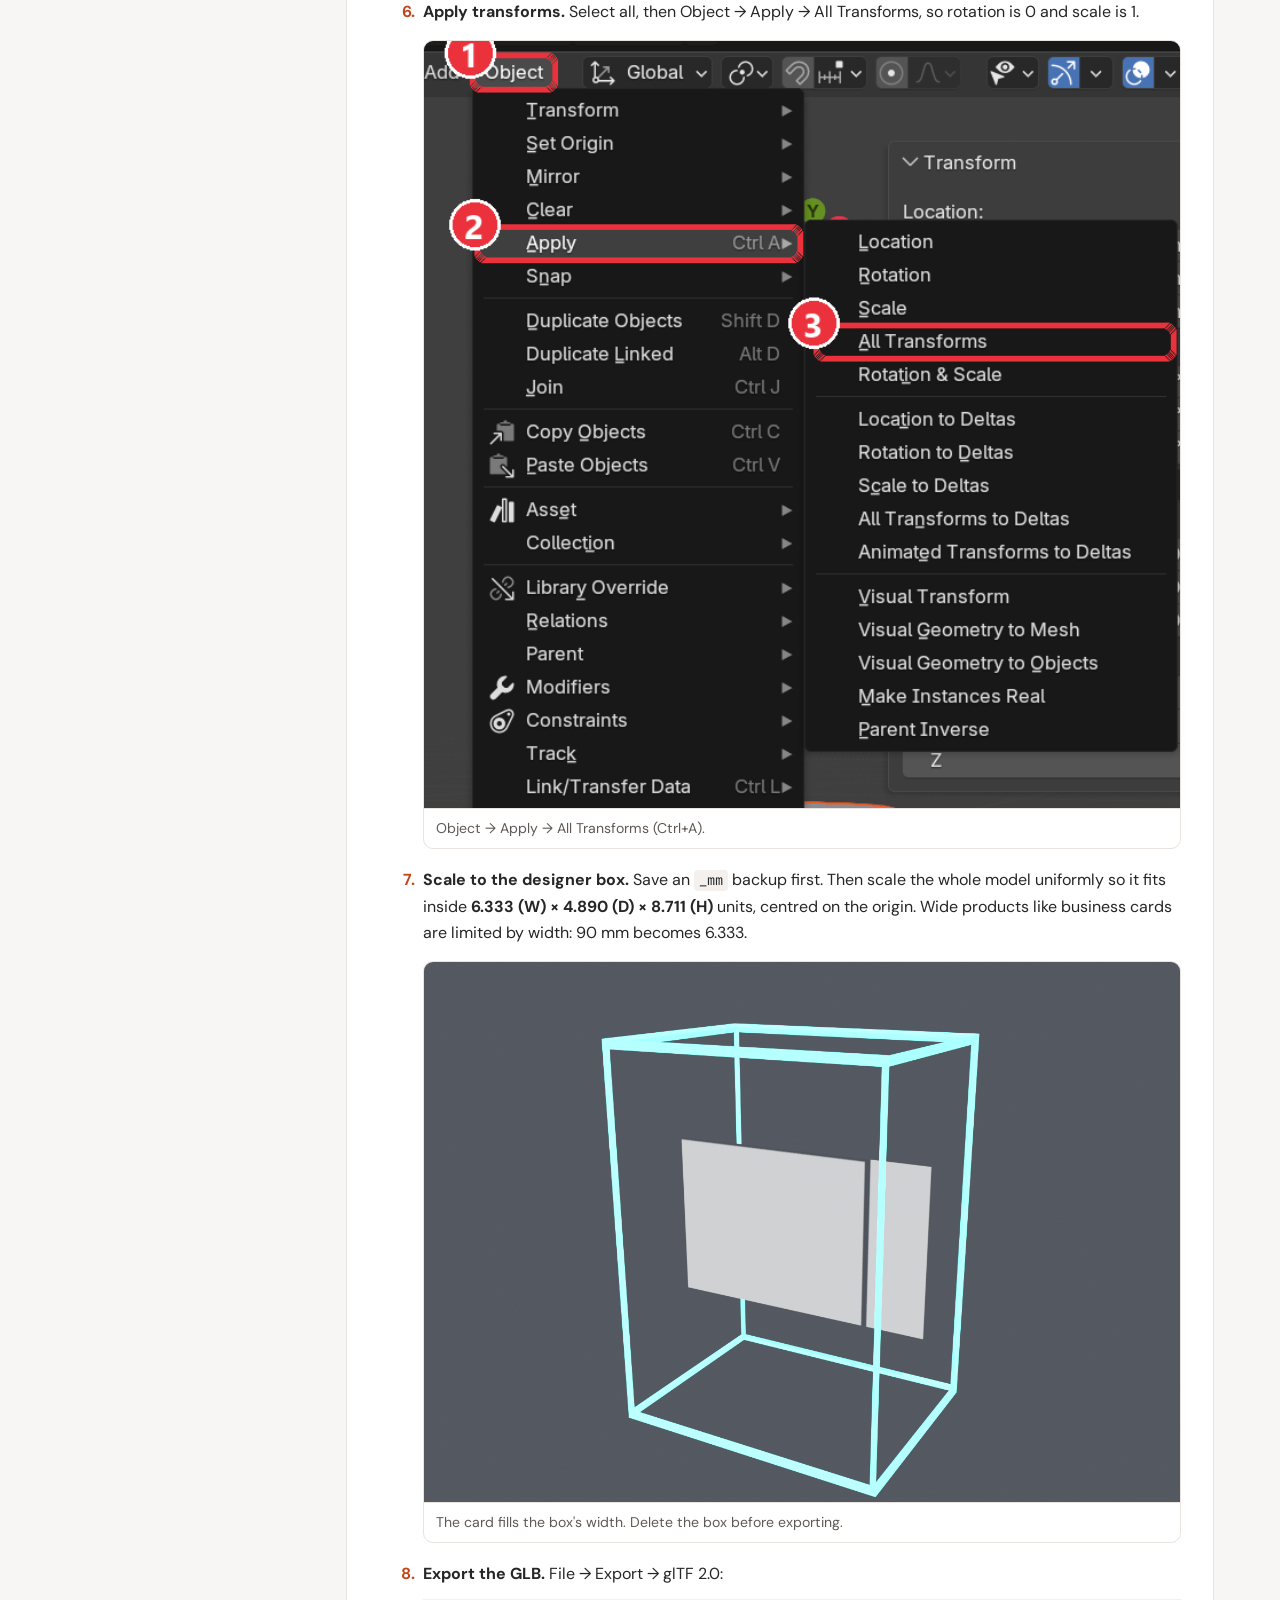
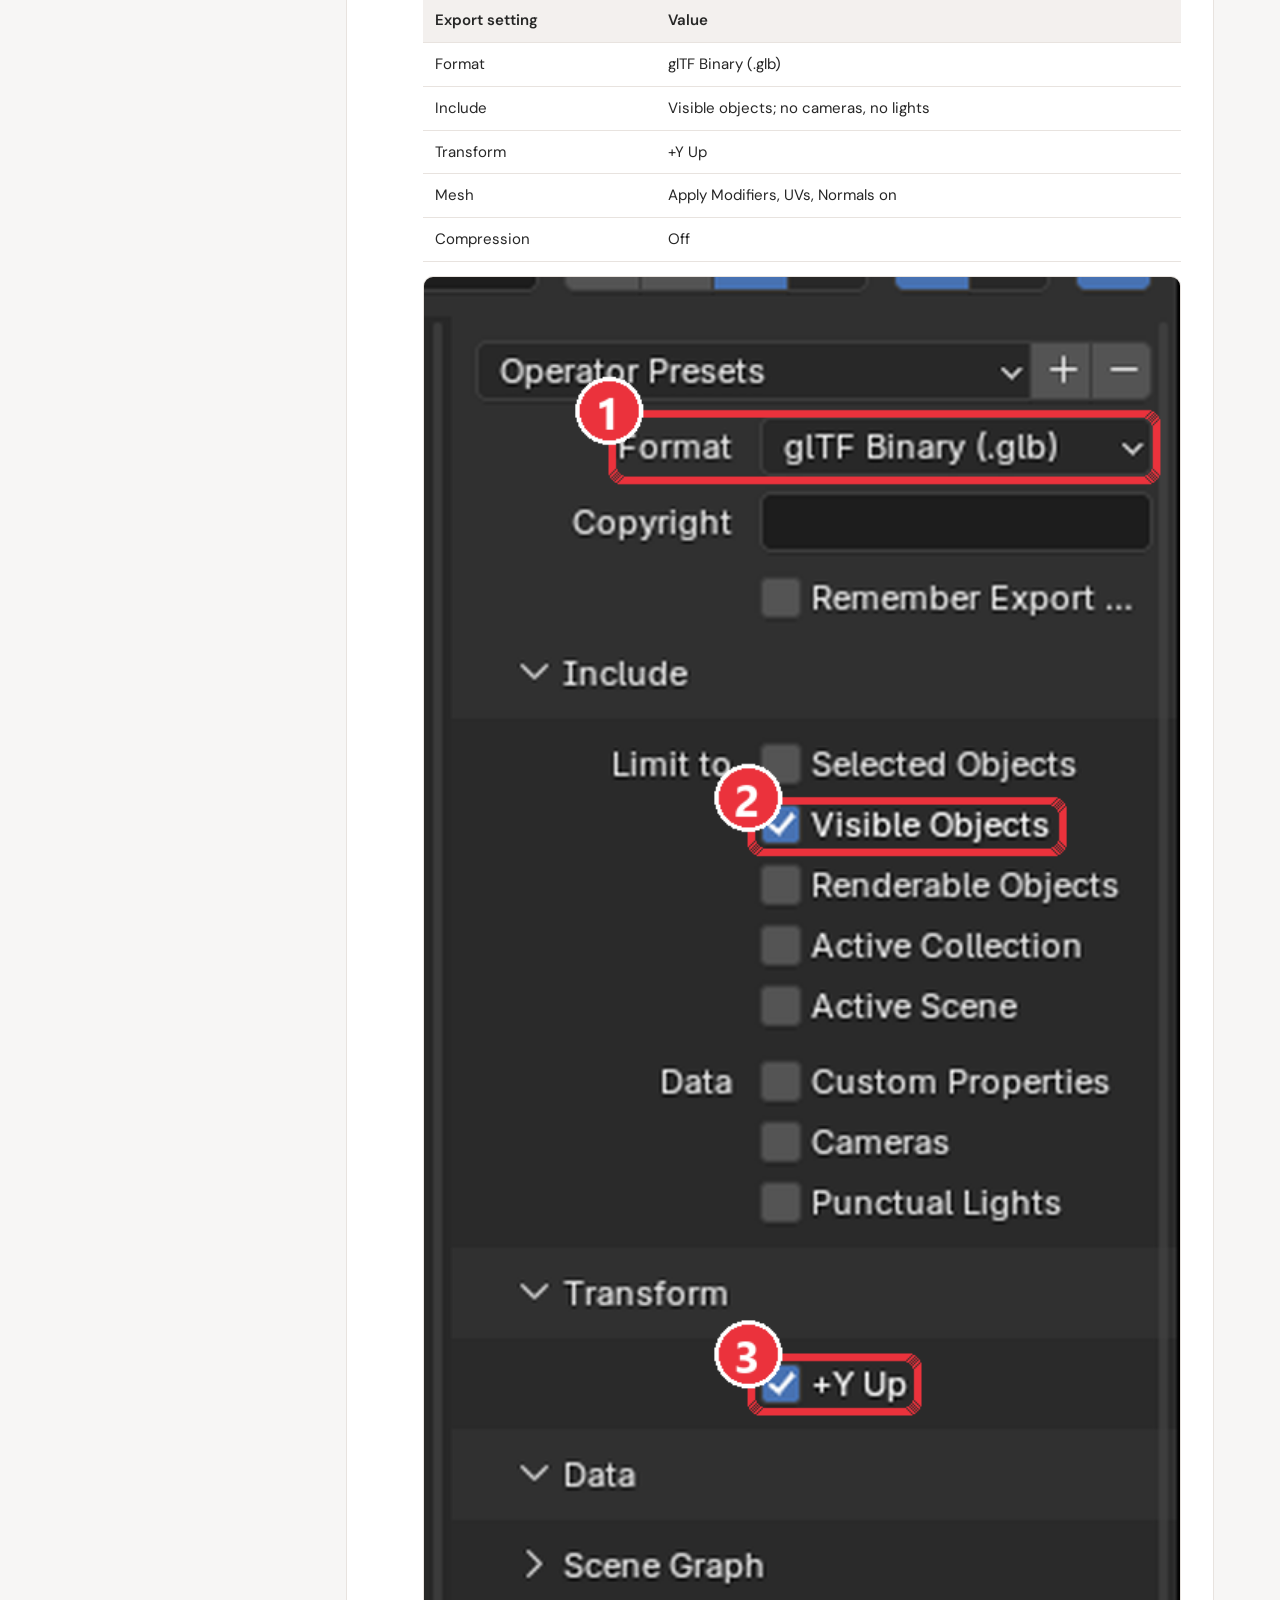
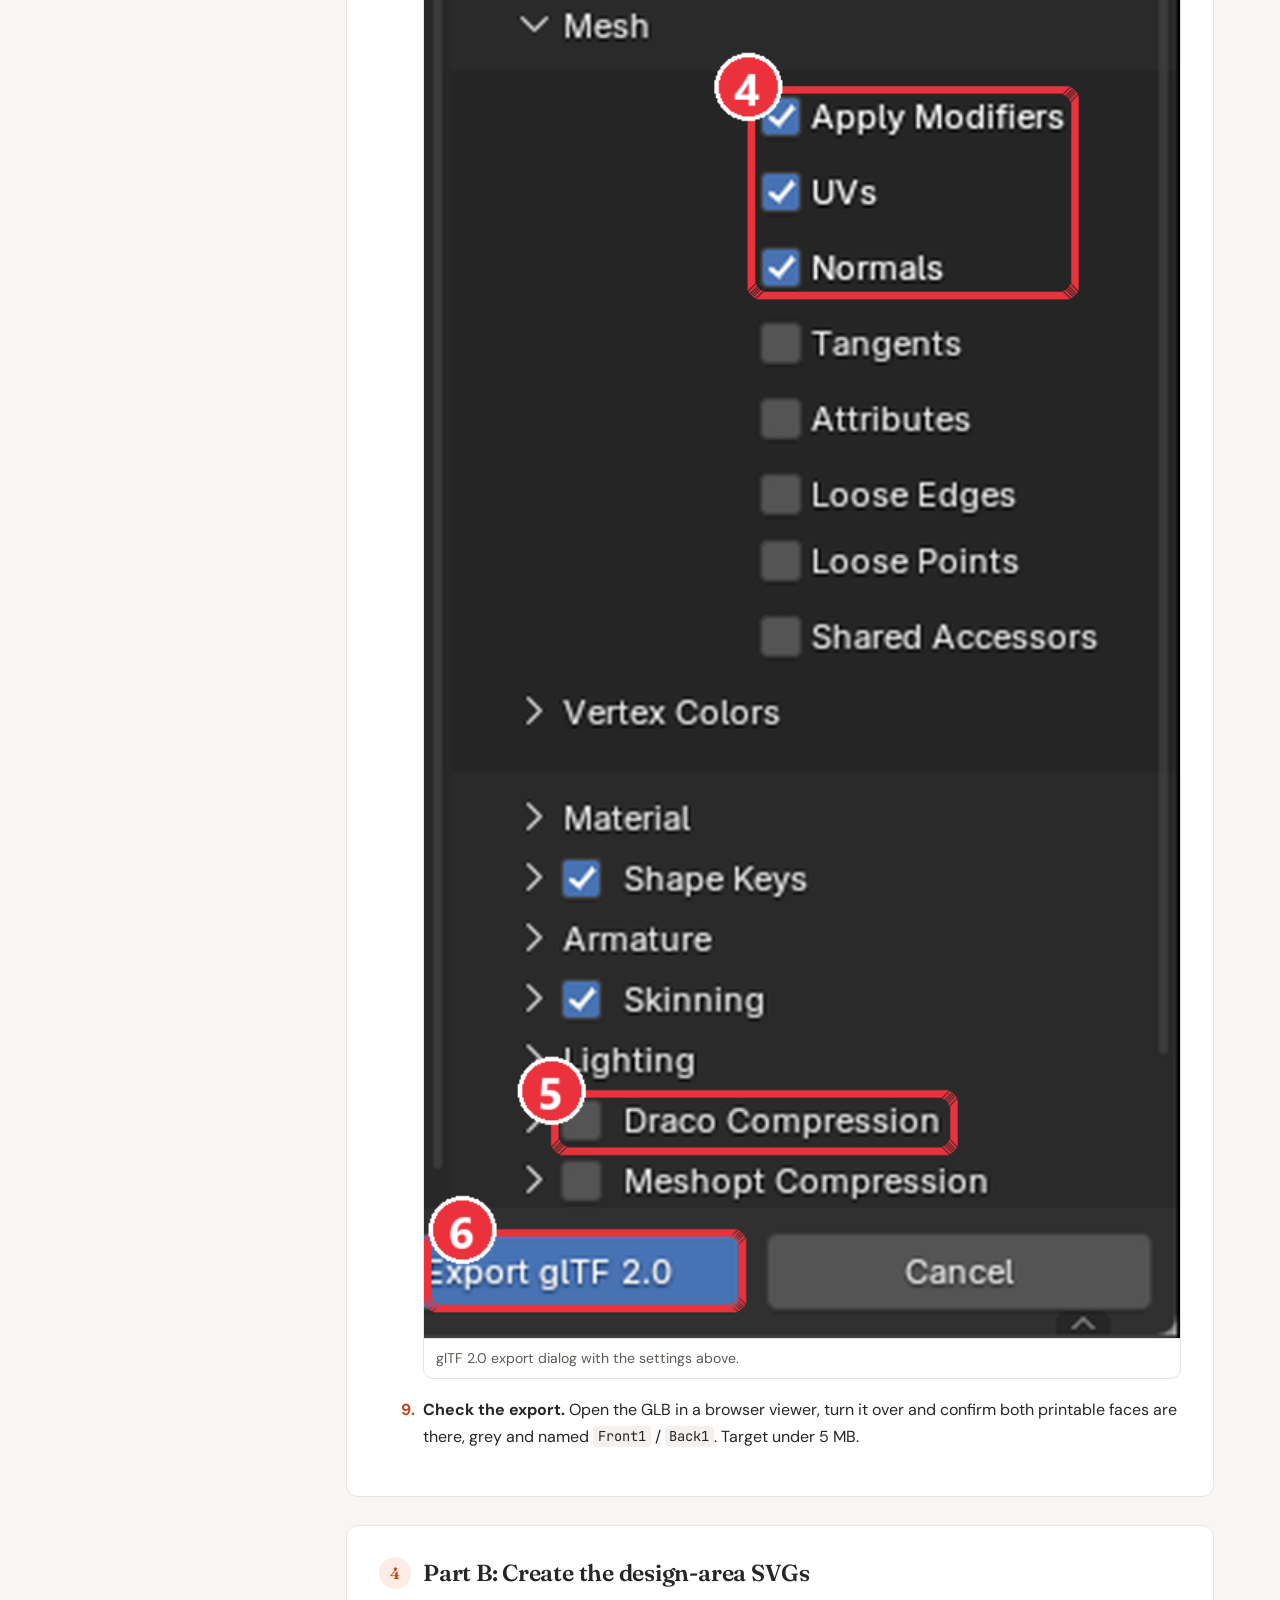
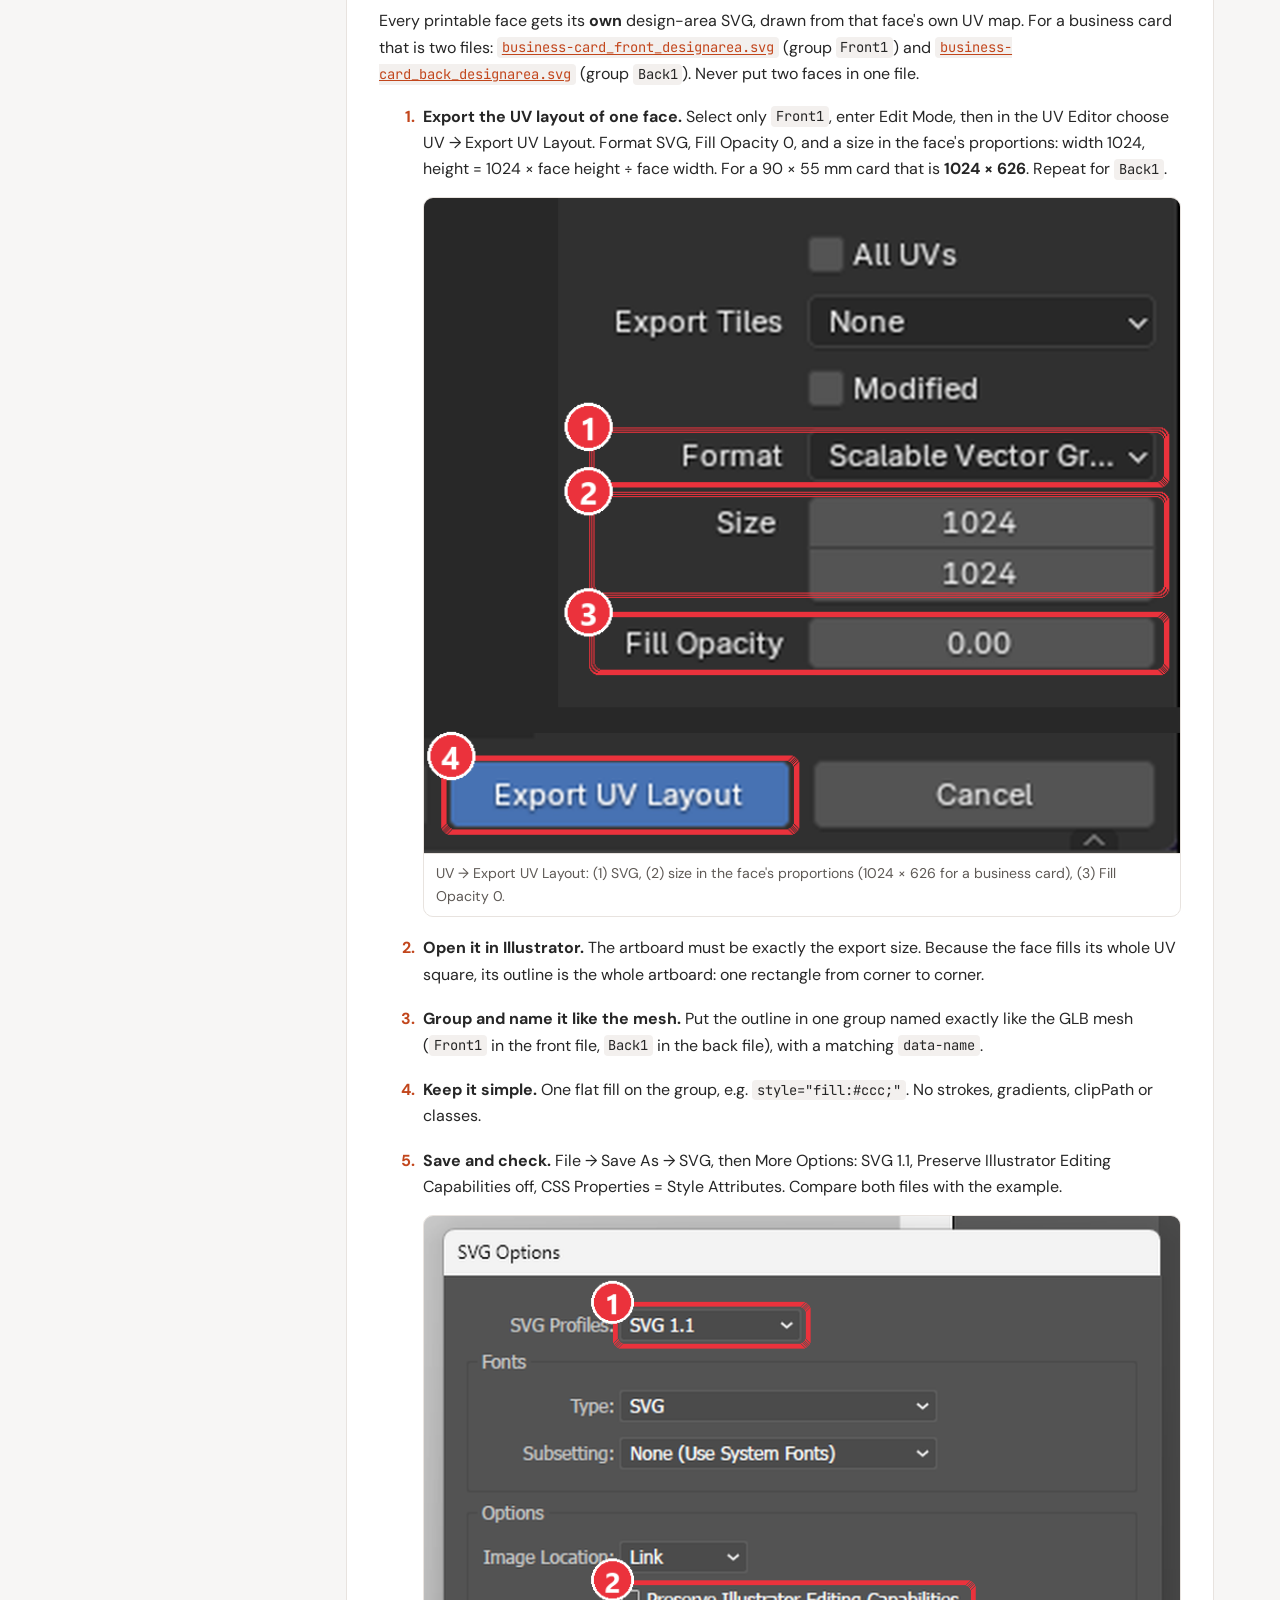
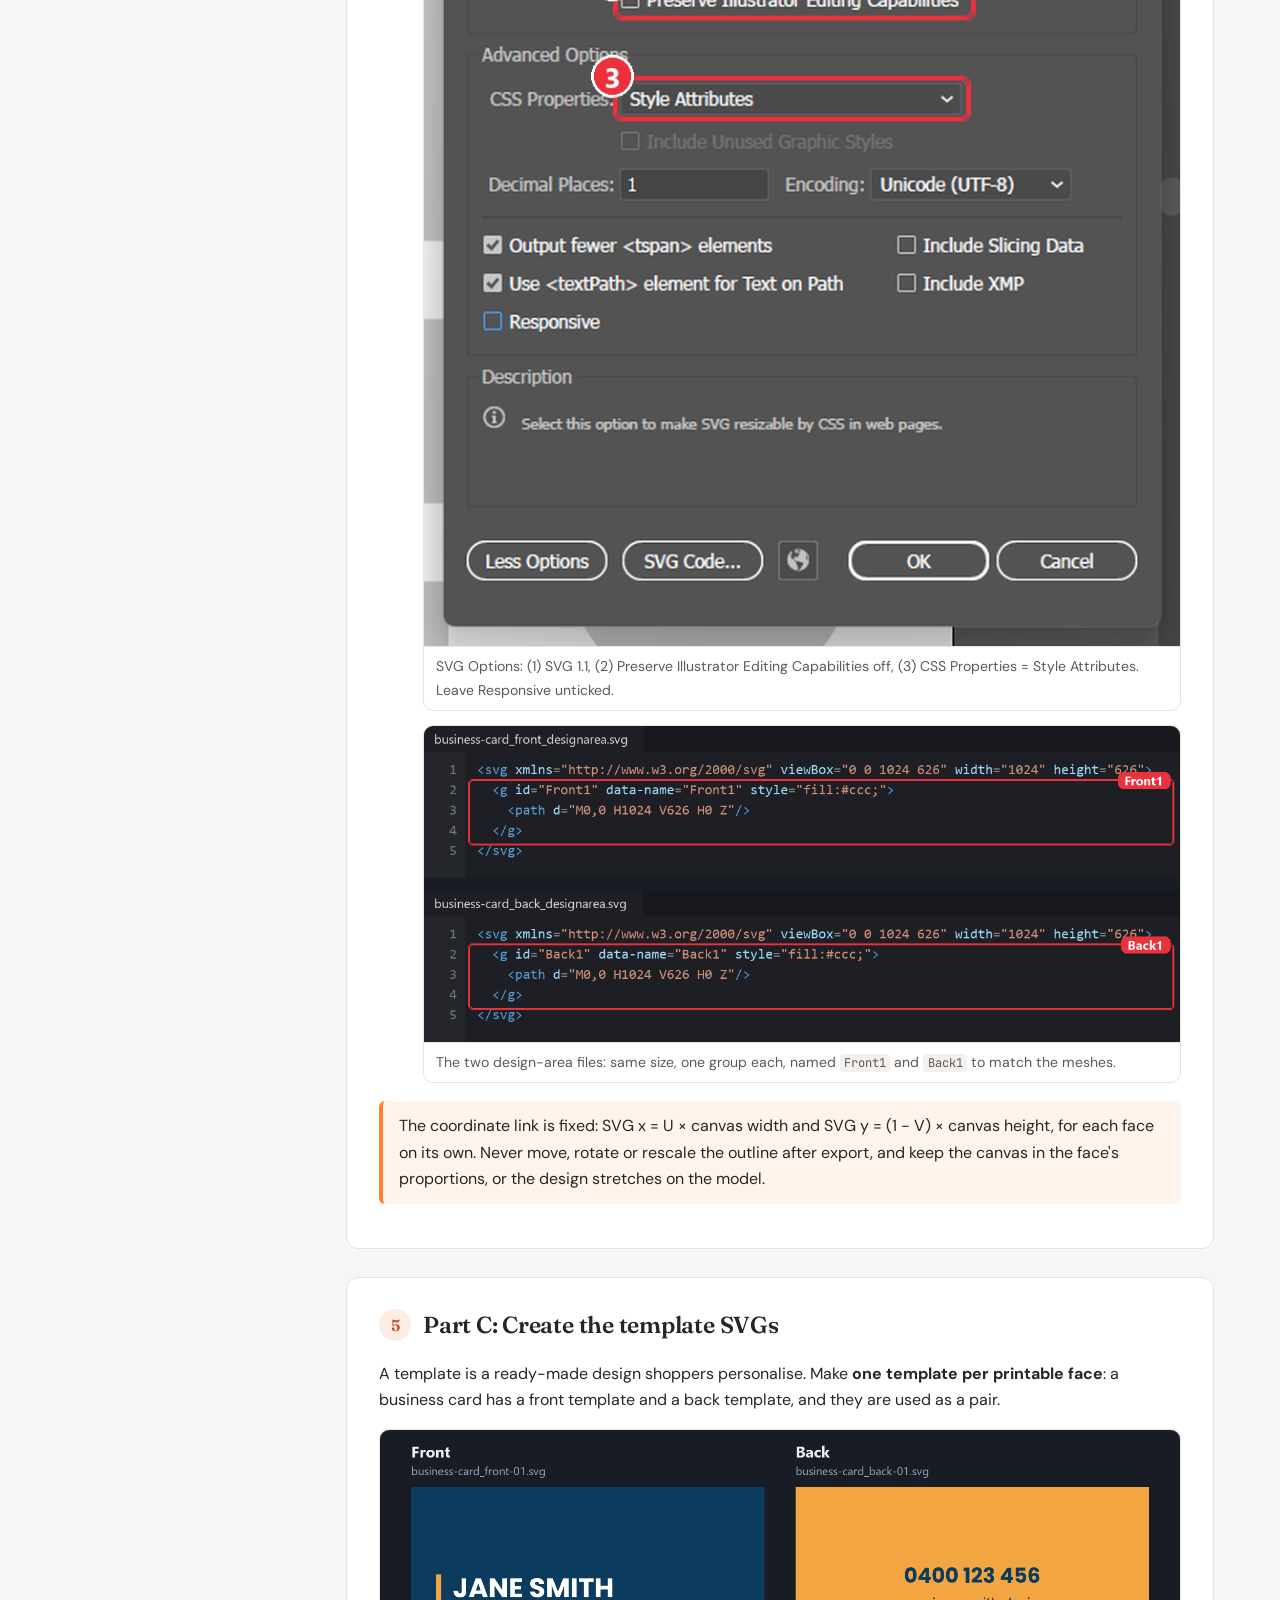
<file: 3d-2d-designer.html>
<!doctype html>
<html lang="en">
<head>
<meta charset="utf-8">
<meta name="viewport" content="width=device-width, initial-scale=1">
<meta name="robots" content="noindex, nofollow">
<title>PrintXpand 3D + 2D Designer Tool Guide</title>
<meta name="description" content="Preparing 3D products (GLB + design-area SVG) and print template SVGs for the 3D + 2D Designer Tool.">
<link rel="preconnect" href="https://fonts.googleapis.com">
<link rel="preconnect" href="https://fonts.gstatic.com" crossorigin>
<link href="https://fonts.googleapis.com/css2?family=DM+Sans:opsz,wght@9..40,400;9..40,500;9..40,600;9..40,700&family=Fraunces:opsz,wght@9..144,500;9..144,600&family=JetBrains+Mono:wght@400;500&display=swap" rel="stylesheet">
<link rel="icon" type="image/svg+xml" href="assets/favicon.svg">
<link rel="stylesheet" href="assets/style.css">
</head>
<body>
<header class="topbar">
  <div class="wrap">
    <a class="brand" href="index.html" aria-label="PrintXpand Designer Tool guides home"><img class="logo logo-light" src="assets/printxpand-logo.svg" alt="PrintXpand" width="110" height="26"><img class="logo logo-dark" src="assets/printxpand-logo-white.svg" alt="" width="110" height="26"><span class="product">Designer Tool</span></a>
    <span class="crumb">3D + 2D Designer Tool</span>
    <nav class="switch" aria-label="Designer tools"><a href="3d-designer.html">3D</a><a href="3d-2d-designer.html" aria-current="page">3D + 2D</a><a href="2d-designer.html">2D</a></nav>
  </div>
</header>

<div class="wrap layout">
<nav class="toc" aria-label="Contents">
  <p class="toc-title">Contents</p>
  <ol>
    <li><a href="#overview">Before you start</a></li>
    <li><a href="#prereq">Prerequisites &amp; settings</a></li>
    <li><a href="#part-a">Part A: 3D object (GLB)</a></li>
    <li><a href="#part-b">Part B: Design-area SVG</a></li>
    <li><a href="#part-c">Part C: Template SVG</a></li>
    <li><a href="#guidelines">Guidelines &amp; limits</a></li>
    <li><a href="#avoid">What to avoid</a></li>
    <li><a href="#checklist">Final checklist</a></li>
    <li><a href="#troubleshooting">Troubleshooting</a></li>
    <li><a href="#resources">Resources</a></li>
  </ol>
</nav>

<main>
<p class="kicker">3D + 2D Designer Tool · Updated 24 Sep 2026</p>
<h1>3D Products &amp; Print Templates</h1>
<p class="lead">How to prepare printed products such as business cards, brochures and QR code stands so shoppers can design them on a flat canvas and see the result on a 3D model. Each product needs a 3D model and an SVG that match each other exactly. This guide uses a two-sided business card, front and back, as the example throughout.</p>

<!-- 1 -->
<section id="overview">
<h2><span class="num">1</span>Before you start</h2>
<p>Each product has three kinds of file. Every printable face of the model (front, back, inside…) is its own mesh with its <strong>own UV map</strong>, its <strong>own design-area SVG</strong> and its <strong>own template</strong>, all named after the face.</p>
<div class="table-wrap"><table>
<thead><tr><th>File</th><th>What it does</th><th>Example (business card)</th></tr></thead>
<tbody>
<tr><td>3D object (.glb)</td><td>The 3D model shown in the live preview. Each printable face is a separate mesh with the <code>Designarea</code> material.</td><td><code>business-card-90x55.glb</code> with meshes <code>Front1</code> and <code>Back1</code></td></tr>
<tr><td>Design-area SVG (.svg)</td><td>A flat map of one printable face, drawn from that face's UV map. One file per face. What the shopper puts on it appears on that face of the model.</td><td><a href="examples/business-card_front_designarea.svg" download><code>business-card_front_designarea.svg</code></a> (group <code>Front1</code>) and <a href="examples/business-card_back_designarea.svg" download><code>business-card_back_designarea.svg</code></a> (group <code>Back1</code>)</td></tr>
<tr><td>Template SVGs (.svg)</td><td>Ready-made designs, one per printable face, that shoppers edit.</td><td><a href="examples/business-card_front-01.svg" download><code>business-card_front-01.svg</code></a>, <a href="examples/business-card_back-01.svg" download><code>business-card_back-01.svg</code></a></td></tr>
</tbody></table></div>
<figure class="shot" data-shot="card-match-front-back"><img src="images/card-match-front-back.png" alt="Design-area SVG with Front1 and Back1 areas beside the 3D business card showing the same artwork on its front and back" loading="lazy"><figcaption>How the files work together: artwork inside <code>Front1</code> in the SVG appears on the front of the 3D card, and artwork inside <code>Back1</code> appears on the back.</figcaption></figure>
<ol class="flow" aria-label="Workflow">
  <li>Source model<small>real size, in mm</small></li>
  <li>Printable faces<small>Front1, Back1…</small></li>
  <li>UVs &amp; export<small>GLB + UV layout</small></li>
  <li>Design-area SVG<small>outlines per face</small></li>
  <li>Template SVGs<small>one per face</small></li>
  <li>Final check<small>checklist</small></li>
</ol>
<p class="note">The GLB and design-area SVG must match: SVG group ids equal the GLB mesh names, and both come from the same UV map. If either file changes, update the other.</p>
</section>

<!-- 2 -->
<section id="prereq">
<h2><span class="num">2</span>Prerequisites and required settings</h2>
<p>You need the free tools below and one person comfortable with basic 3D and vector editing.</p>
<h3>Software</h3>
<div class="table-wrap"><table>
<thead><tr><th>Tool</th><th>Used for</th><th>Version</th></tr></thead>
<tbody>
<tr><td><a href="https://www.blender.org/download/">Blender</a> (free)</td><td>Building the model, UV mapping, GLB export</td><td>4.0 or newer</td></tr>
<tr><td>Adobe Illustrator</td><td>Drawing and checking SVG files</td><td>Any current version</td></tr>
<tr><td>Text or code editor (VS Code, Notepad++)</td><td>Checking SVG ids and removing unsupported tags</td><td>Any</td></tr>
<tr><td><a href="https://gltf-viewer.donmccurdy.com/">glTF Viewer</a> or <a href="https://sandbox.babylonjs.com/">Babylon.js Sandbox</a></td><td>Checking the exported GLB</td><td>—</td></tr>
</tbody></table></div>
<h3>Settings to use every time</h3>
<div class="table-wrap"><table>
<thead><tr><th>Setting</th><th>Required value</th></tr></thead>
<tbody>
<tr><td>Blender scene units</td><td>Metric, millimetres, until the final scale step</td></tr>
<tr><td>Orientation</td><td>Front of the product faces the viewer (−Y in Blender); export with <strong>+Y Up</strong></td></tr>
<tr><td>Printable faces</td><td>One mesh per face, e.g. <code>Front1</code>, <code>Back1</code>, <code>Inside1</code>, material <code>Designarea</code></td></tr>
<tr><td>UV map</td><td>One per mesh, named <code>UVMap</code>; each printable face fills its own 0–1 square</td></tr>
<tr><td>Names</td><td>Letters, numbers and underscores only; no <code>.001</code> suffixes, no duplicates</td></tr>
<tr><td>SVG size</td><td>At most <strong>300 paths</strong> per file</td></tr>
<tr><td>SVG content</td><td>Flat colours and inline styles; no gradients, no <code>clipPath</code>, no complex mesh or nested layers</td></tr>
</tbody></table></div>
<figure class="shot" data-shot="a00-blender-units"><img src="images/a00-blender-units.png" alt="Blender Scene Properties with Unit System set to Metric and Length set to Millimeters" loading="lazy"><figcaption>Blender → Scene Properties → Units: Metric, Millimeters.</figcaption></figure>
</section>

<!-- 3 -->
<section id="part-a">
<h2><span class="num">3</span>Part A: Build the 3D object (GLB)</h2>
<p>The goal is a light GLB where every printable face is its own named mesh with one tidy UV map, scaled to fit the designer's viewing box.</p>
<ol class="steps">
<li><strong>Build or import the product at real size.</strong> A business card is 90 × 55 mm and about 0.35 mm thick. Press N and check the Dimensions against the real product.
<figure class="shot" data-shot="card-a01-card-dimensions"><img src="images/card-a01-card-dimensions.png" alt="Business card in Blender with the Item panel showing 90 by 0.35 by 55 mm" loading="lazy"><figcaption>Sidebar (N) → Item → Dimensions: 90 × 0.35 × 55 mm.</figcaption></figure></li>
<li><strong>Make one mesh per printable face.</strong> Add a flat plane over each face shoppers can print on, sitting about <strong>0.05 mm</strong> outside the product so it isn't hidden. The product body itself (card edge, stand base, acrylic) keeps a plain non-printable material.
<div class="table-wrap"><table>
<thead><tr><th>Product</th><th>Printable meshes</th></tr></thead>
<tbody>
<tr><td>Business card, postcard, flyer</td><td><code>Front1</code>, <code>Back1</code></td></tr>
<tr><td>Folded brochure (e.g. A4 folded to DL)</td><td><code>Outside1</code>, <code>Inside1</code></td></tr>
<tr><td>QR code stand, table tent</td><td><code>Front1</code>, <code>Back1</code> (the insert only, not the base)</td></tr>
</tbody></table></div></li>
<li><strong>Name and group them.</strong> Each printable mesh sits inside an empty parent named the same without the <code>1</code>:
<pre><code>Front  (Empty)  →  Front1  (Mesh, Designarea)
Back   (Empty)  →  Back1   (Mesh, Designarea)
Card   (Empty)  →  Card1   (Mesh, paper; not printable)</code></pre></li>
<li><strong>Assign the <code>Designarea</code> material</strong> to every printable mesh: Principled BSDF, Base Color light grey <code>#E5E5E5</code>, Metallic 0, Roughness 0.5. No textures, colours or finishes; the designer applies the shopper's design.
<figure class="shot" data-shot="card-a03-designarea-material"><img src="images/card-a03-designarea-material.png" alt="Material Properties of Front1 showing the Designarea material" loading="lazy"><figcaption>Material Properties → <code>Designarea</code>: Base Color #E5E5E5, Metallic 0, Roughness 0.5.</figcaption></figure></li>
<li><strong>Give each face its own UV map.</strong> Unwrap each printable mesh on its own so the face fills the <strong>whole</strong> 0–1 UV square. Front and back are never placed together in one UV layout.
<ul>
<li>The design-area SVG for the face uses the same proportions (90 : 55 → 1024 × 626), so nothing stretches.</li>
<li>Turn the back face in the UV itself so its artwork reads correctly when the product is turned over. Don't use a Mapping node; it is lost on export.</li>
</ul>
Check with Blender's Color Grid on each face: cells stay square and letters read the right way round on <strong>both</strong> sides.
<figure class="shot" data-shot="card-a05-uv-front-back"><img src="images/card-a05-uv-front-back.png" alt="Front1 and Back1 each with its own full UV square, beside the card's front and back showing the colour grid" loading="lazy"><figcaption>Each face has its own full UV square. The whole grid (A1–H8) appears on the front and again on the back, both reading correctly.</figcaption></figure></li>
<li><strong>Apply transforms.</strong> Select all, then Object → Apply → All Transforms, so rotation is 0 and scale is 1.
<figure class="shot" data-shot="a06-apply-transforms"><img src="images/a06-apply-transforms.png" alt="Object menu open at Apply, All Transforms" loading="lazy"><figcaption>Object → Apply → All Transforms (Ctrl+A).</figcaption></figure></li>
<li><strong>Scale to the designer box.</strong> Save an <code>_mm</code> backup first. Then scale the whole model uniformly so it fits inside <strong>6.333 (W) × 4.890 (D) × 8.711 (H)</strong> units, centred on the origin. Wide products like business cards are limited by width: 90 mm becomes 6.333.
<figure class="shot" data-shot="card-a07-fit-box"><img src="images/card-a07-fit-box.png" alt="Business card centred inside a wireframe box of 6.333 by 4.890 by 8.711 units" loading="lazy"><figcaption>The card fills the box's width. Delete the box before exporting.</figcaption></figure></li>
<li><strong>Export the GLB.</strong> File → Export → glTF 2.0:
<div class="table-wrap"><table>
<thead><tr><th>Export setting</th><th>Value</th></tr></thead>
<tbody>
<tr><td>Format</td><td>glTF Binary (.glb)</td></tr>
<tr><td>Include</td><td>Visible objects; no cameras, no lights</td></tr>
<tr><td>Transform</td><td>+Y Up</td></tr>
<tr><td>Mesh</td><td>Apply Modifiers, UVs, Normals on</td></tr>
<tr><td>Compression</td><td>Off</td></tr>
</tbody></table></div>
<figure class="shot" data-shot="a08-gltf-export"><img src="images/a08-gltf-export.png" alt="Blender glTF 2.0 export dialog with GLB format and +Y Up selected" loading="lazy"><figcaption>glTF 2.0 export dialog with the settings above.</figcaption></figure></li>
<li><strong>Check the export.</strong> Open the GLB in a browser viewer, turn it over and confirm both printable faces are there, grey and named <code>Front1</code> / <code>Back1</code>. Target under 5 MB.</li>
</ol>
</section>

<!-- 4 -->
<section id="part-b">
<h2><span class="num">4</span>Part B: Create the design-area SVGs</h2>
<p>Every printable face gets its <strong>own</strong> design-area SVG, drawn from that face's own UV map. For a business card that is two files: <a href="examples/business-card_front_designarea.svg" download><code>business-card_front_designarea.svg</code></a> (group <code>Front1</code>) and <a href="examples/business-card_back_designarea.svg" download><code>business-card_back_designarea.svg</code></a> (group <code>Back1</code>). Never put two faces in one file.</p>
<ol class="steps">
<li><strong>Export the UV layout of one face.</strong> Select only <code>Front1</code>, enter Edit Mode, then in the UV Editor choose UV → Export UV Layout. Format SVG, Fill Opacity 0, and a size in the face's proportions: width 1024, height = 1024 × face height ÷ face width. For a 90 × 55 mm card that is <strong>1024 × 626</strong>. Repeat for <code>Back1</code>.
<figure class="shot" data-shot="b01-export-uv-layout"><img src="images/b01-export-uv-layout.png" alt="Blender Export UV Layout dialog with SVG format, size fields and fill opacity" loading="lazy"><figcaption>UV → Export UV Layout: (1) SVG, (2) size in the face's proportions (1024 × 626 for a business card), (3) Fill Opacity 0.</figcaption></figure></li>
<li><strong>Open it in Illustrator.</strong> The artboard must be exactly the export size. Because the face fills its whole UV square, its outline is the whole artboard: one rectangle from corner to corner.</li>
<li><strong>Group and name it like the mesh.</strong> Put the outline in one group named exactly like the GLB mesh (<code>Front1</code> in the front file, <code>Back1</code> in the back file), with a matching <code>data-name</code>.</li>
<li><strong>Keep it simple.</strong> One flat fill on the group, e.g. <code>style="fill:#ccc;"</code>. No strokes, gradients, clipPath or classes.</li>
<li><strong>Save and check.</strong> File → Save As → SVG, then More Options: SVG 1.1, Preserve Illustrator Editing Capabilities off, CSS Properties = Style Attributes. Compare both files with the example.
<figure class="shot" data-shot="b05-ai-svg-options"><img src="images/b05-ai-svg-options.png" alt="Illustrator SVG Options dialog with SVG 1.1 and Style Attributes selected" loading="lazy"><figcaption>SVG Options: (1) SVG 1.1, (2) Preserve Illustrator Editing Capabilities off, (3) CSS Properties = Style Attributes. Leave Responsive unticked.</figcaption></figure>
<figure class="shot" data-shot="card-b-designarea-code"><img src="images/card-b-designarea-code.png" alt="Source of the front and back design-area SVGs, each 1024 by 626 with one group named Front1 or Back1" loading="lazy"><figcaption>The two design-area files: same size, one group each, named <code>Front1</code> and <code>Back1</code> to match the meshes.</figcaption></figure></li>
</ol>
<p class="note">The coordinate link is fixed: SVG x = U × canvas width and SVG y = (1 − V) × canvas height, for each face on its own. Never move, rotate or rescale the outline after export, and keep the canvas in the face's proportions, or the design stretches on the model.</p>
</section>

<!-- 5 -->
<section id="part-c">
<h2><span class="num">5</span>Part C: Create the template SVGs</h2>
<p>A template is a ready-made design shoppers personalise. Make <strong>one template per printable face</strong>: a business card has a front template and a back template, and they are used as a pair.</p>
<figure class="shot" data-shot="card-c02-templates-front-back"><img src="images/card-c02-templates-front-back.png" alt="Business card front template in navy with a name and back template in orange with contact details" loading="lazy"><figcaption>A matching pair: <a href="examples/business-card_front-01.svg" download>front</a> and <a href="examples/business-card_back-01.svg" download>back</a> templates (click to download).</figcaption></figure>
<ol class="steps">
<li><strong>Set the canvas from the product size.</strong> Canvas in px = size in mm × 96 ÷ 25.4. Set <code>viewBox</code> in px and <code>width</code>/<code>height</code> in inches.
<div class="table-wrap"><table>
<thead><tr><th>Product</th><th>Face size</th><th>Canvas (px)</th><th>width × height</th></tr></thead>
<tbody>
<tr><td>Business card</td><td>90 × 55 mm</td><td>340 × 208</td><td>3.543in × 2.165in</td></tr>
<tr><td>DL (brochure panel, flyer)</td><td>99 × 210 mm</td><td>374 × 794</td><td>3.898in × 8.268in</td></tr>
<tr><td>A5</td><td>148 × 210 mm</td><td>559 × 794</td><td>5.827in × 8.268in</td></tr>
<tr><td>A4</td><td>210 × 297 mm</td><td>794 × 1122</td><td>8.268in × 11.693in</td></tr>
</tbody></table></div>
<figure class="shot" data-shot="card-c01-ai-new-document"><img src="images/card-c01-ai-new-document.png" alt="Illustrator New Document dialog set to business-card_front-01, 340 by 208 pixels, RGB" loading="lazy"><figcaption>Illustrator → File → New for a business card: name, 340 × 208 px, units Pixels, Color Mode RGB.</figcaption></figure></li>
<li><strong>Design inside the safe zone.</strong> Keep text and logos at least 3 mm (about 12 px) inside the trim line. Take background colours to the edge.</li>
<li><strong>Build a flat layer list.</strong> Every group is a direct child of the <code>&lt;svg&gt;</code>, with no nested layers:
<ul>
<li><code>Layer_1</code>, <code>Layer_2</code> … large blocks (background, header, footer)</li>
<li><code>Elem-1</code>, <code>Elem-2</code> … shapes and decorations</li>
<li><code>Text-1</code>, <code>Text-2</code> … text</li>
</ul>
Every group needs both <code>id</code> and <code>data-name</code>.</li>
<li><strong>Keep text live.</strong> Put <code>x</code> and <code>y</code> on both the <code>&lt;text&gt;</code> and each <code>&lt;tspan&gt;</code>, or the text jumps to the top-left corner. Do not convert text to outlines.</li>
<li><strong>Keep it light.</strong> At most <strong>300 paths</strong> per file. Merge shapes of the same colour into one compound path, and simplify traced or imported artwork.</li>
<li><strong>Remove unsupported features.</strong> No <code>clipPath</code>, gradients, mesh gradients, filters or shadows, <code>&lt;style&gt;</code> tag, CSS classes, or <code>transform="matrix(...)"</code>. If a photo or logo is part of the design, place it as a plain <code>&lt;image&gt;</code> at its final size, with no clipping.</li>
<li><strong>Save and check.</strong> Save as SVG 1.1 with Style Attributes and Responsive unticked (so width and height are kept), then open it in a text editor and compare it with the example.
<figure class="shot" data-shot="card-c03-svg-in-editor"><img src="images/card-c03-svg-in-editor.png" alt="Business card front template source showing viewBox, flat groups and text with tspan" loading="lazy"><figcaption>The saved front template: (1) viewBox in px with width/height in inches, (2) flat groups with id and data-name, (3) x/y on both &lt;text&gt; and &lt;tspan&gt;.</figcaption></figure></li>
</ol>
<p class="note"><strong>Special templates.</strong> Calendars and coupon or postcard layouts have extra required IDs and data attributes (for example <code>&lt;g id="calendar"&gt;</code> with grid data). Ask us for the matching specification before you build one.</p>
</section>

<!-- 6 -->
<section id="guidelines">
<h2><span class="num">6</span>Guidelines, limitations and recommendations</h2>
<h3>Limits</h3>
<div class="table-wrap"><table>
<thead><tr><th>Item</th><th>Limit or rule</th></tr></thead>
<tbody>
<tr><td>GLB file size</td><td>Target under 5 MB; keep polygons as low as the shape allows</td></tr>
<tr><td>Printable faces</td><td>One mesh per face shoppers print on (front, back, inside, outside)</td></tr>
<tr><td>Materials</td><td><code>Designarea</code> on printable faces; plain values only. Mapping, Mix or procedural nodes do not survive export</td></tr>
<tr><td>UV maps</td><td>One per face, each filling its own 0–1 square</td></tr>
<tr><td>Design-area SVG</td><td>One file per face, 1024 px wide in the face's proportions, one group with id equal to the mesh name</td></tr>
<tr><td>Any SVG</td><td>At most 300 paths; flat colours; no gradients, clipPath, mesh or nested layers</td></tr>
<tr><td>Template SVG</td><td>One per face; flat layers, live text, inline styles</td></tr>
<tr><td>Images in templates</td><td>Plain <code>&lt;image&gt;</code> at final size, 300 DPI at print size, no clipping</td></tr>
<tr><td>Fonts</td><td>Only fonts enabled in your designer font list; others fall back to a default font</td></tr>
</tbody></table></div>
<h3>Recommendations</h3>
<ul>
<li>Start from a product we have already set up and copy its face names and UV layout.</li>
<li>Build one product end to end before starting a batch.</li>
<li>Keep an <code>_mm</code> master .blend for every product so you can re-scale or re-unwrap later.</li>
<li>Keep file names short and paired: <code>business-card_front_designarea.svg</code>, <code>business-card_back_designarea.svg</code>, <code>business-card_front-01.svg</code>, <code>business-card_back-01.svg</code>.</li>
<li>Change the GLB and the design-area SVG together. A re-unwrapped model always needs a new design-area SVG.</li>
<li>Remove third-party logos or copyrighted artwork from templates unless you have the rights to use them.</li>
</ul>
</section>

<!-- 7 -->
<section id="avoid">
<h2><span class="num">7</span>What to avoid</h2>
<p>These are the mistakes that most often break a 3D + 2D Designer Tool product. Most of them only show up once the GLB and SVG are used together.</p>
<h3>3D object (GLB)</h3>
<div class="table-wrap"><table class="avoid">
<thead><tr><th>Avoid</th><th>What goes wrong</th><th>Do instead</th></tr></thead>
<tbody>
<tr><td>Hiding parts instead of deleting them</td><td>Hidden parts still export and add weight or cover print surfaces</td><td>Delete everything shoppers can't see</td></tr>
<tr><td>Textures, colours or finishes baked into <code>Designarea</code></td><td>The shopper's design is tinted or hidden</td><td>Plain light grey, no textures</td></tr>
<tr><td>Flipping the back face with a Mapping node</td><td>Mapping nodes are lost on export, so text on the back is mirrored</td><td>Flip the back face in the UV itself</td></tr>
<tr><td>Overlapping or stretched UVs</td><td>Designs repeat, stretch or land in the wrong place</td><td>One clean UV map per mesh; square checker cells</td></tr>
<tr><td>A print surface inside or flush with a solid part</td><td>The surface is hidden or flickers</td><td>Place it about 0.05 mm outside</td></tr>
<tr><td>Transforms not applied, or exported without +Y Up</td><td>Model is tiny, huge, off-centre or lying on its side</td><td>Apply all transforms, fit the designer box, export with +Y Up</td></tr>
<tr><td>Heavy models (over 5 MB) or Draco compression</td><td>Slow or failed loading in the designer</td><td>Reduce polygons; leave compression off</td></tr>
<tr><td>Names with <code>.001</code>, spaces or duplicates</td><td>The GLB mesh can't be matched to its SVG group</td><td>Letters, numbers and underscores only, each name unique</td></tr>
</tbody></table></div>
<h3>Design-area SVG</h3>
<div class="table-wrap"><table class="avoid">
<thead><tr><th>Avoid</th><th>What goes wrong</th><th>Do instead</th></tr></thead>
<tbody>
<tr><td>Moving, rotating or rescaling outlines after UV export</td><td>Designs land in the wrong place on the model</td><td>Leave outlines exactly where Blender exported them</td></tr>
<tr><td>Front and back in one SVG or one UV layout</td><td>Designs land on the wrong face or overlap</td><td>One UV map and one design-area SVG per face</td></tr>
<tr><td>A canvas in different proportions from the face</td><td>The design stretches on the model</td><td>Width 1024, height in the face's proportions (1024 × 626 for a business card)</td></tr>
<tr><td>Group ids that differ from the GLB mesh names</td><td>The design doesn't appear on that part</td><td><code>id</code> = mesh name exactly</td></tr>
<tr><td>Leaving the inner triangle and quad lines</td><td>Heavy file and a messy canvas for shoppers</td><td>Keep only the outer boundary of each island</td></tr>
<tr><td>Strokes, classes or a <code>&lt;style&gt;</code> block</td><td>The canvas renders incorrectly</td><td>One inline fill per group</td></tr>
<tr><td>Changing the GLB without redoing the SVG</td><td>Old outlines no longer match the new UVs</td><td>Always update both files together</td></tr>
</tbody></table></div>
<h3>Template SVG</h3>
<div class="table-wrap"><table class="avoid">
<thead><tr><th>Avoid</th><th>What goes wrong</th><th>Do instead</th></tr></thead>
<tbody>
<tr><td>Nested groups or layers</td><td>Elements can't be selected or edited separately</td><td>Flat groups directly under <code>&lt;svg&gt;</code></td></tr>
<tr><td>Text converted to outlines</td><td>Shoppers can't edit the text</td><td>Keep text live</td></tr>
<tr><td>x/y only on <code>&lt;tspan&gt;</code></td><td>Text jumps to the top-left corner</td><td>Put x/y on both <code>&lt;text&gt;</code> and <code>&lt;tspan&gt;</code></td></tr>
<tr><td>More than 300 paths</td><td>The template loads slowly or fails in the designer</td><td>Merge same-colour shapes into compound paths; simplify traced artwork</td></tr>
<tr><td>Gradients, mesh gradients or complex mesh objects</td><td>Not supported; the template fails or prints flat</td><td>Solid colours</td></tr>
<tr><td>Any <code>clipPath</code> or clipping mask</td><td>Parts of the design disappear or the file fails</td><td>Crop images to size before placing; no clipping at all</td></tr>
<tr><td><code>&lt;style&gt;</code> tag, CSS classes, filters, shadows, <code>transform="matrix(...)"</code></td><td>The template fails to load or looks different</td><td>Inline styles, plain x/y positions</td></tr>
<tr><td>One template for both sides</td><td>Front and back can't be placed on their own faces</td><td>One template per face, named as a pair</td></tr>
<tr><td>Fonts not enabled in the designer</td><td>A default font replaces yours</td><td>Use only enabled fonts; list them in a comment</td></tr>
<tr><td>Low-resolution images</td><td>Blurry print</td><td>300 DPI at print size</td></tr>
<tr><td>Text or logos near the trim line</td><td>They get cut off when printed</td><td>Keep them at least 3 mm inside</td></tr>
<tr><td>Third-party logos or artwork</td><td>Copyright problems</td><td>Only artwork you have the rights to</td></tr>
</tbody></table></div>
</section>

<!-- 8 -->
<section id="checklist">
<h2><span class="num">8</span>Final checklist</h2>
<p>Tick every item for each product. One unticked item is usually the cause of a failed preview.</p>
<div class="checks">
<div>
<h3>3D object (GLB)</h3>
<ul class="check">
<li><label><input type="checkbox"> One mesh per printable face (<code>Front1</code>, <code>Back1</code>…), each in its empty parent, no <code>.001</code></label></li>
<li><label><input type="checkbox"> Printable meshes use <code>Designarea</code>, light grey, no textures</label></li>
<li><label><input type="checkbox"> Each face has its own UV map filling the whole 0–1 square</label></li>
<li><label><input type="checkbox"> Back face turned in the UV; Color Grid reads correctly on both sides</label></li>
<li><label><input type="checkbox"> Print faces sit 0.05 mm outside the product body</label></li>
<li><label><input type="checkbox"> Transforms applied; fits inside 6.333 × 4.890 × 8.711 and centred</label></li>
<li><label><input type="checkbox"> Exported as .glb, +Y Up, no cameras or lights, under 5 MB</label></li>
<li><label><input type="checkbox"> Opens in a browser viewer; both faces present when turned over</label></li>
</ul>
</div>
<div>
<h3>Design-area SVG</h3>
<ul class="check">
<li><label><input type="checkbox"> Square canvas, <code>viewBox</code> 0 0 1024 1024 (or 2048)</label></li>
<li><label><input type="checkbox"> One group, <code>id</code> = mesh name (<code>Front1</code> or <code>Back1</code>), with <code>data-name</code></label></li>
<li><label><input type="checkbox"> One file per face, canvas in the face's proportions, outline covers the canvas</label></li>
<li><label><input type="checkbox"> No <code>&lt;style&gt;</code>, classes, strokes, gradients, clipPath or transforms</label></li>
</ul>
<h3>Template SVG</h3>
<ul class="check">
<li><label><input type="checkbox"> One template per face (front and back as a pair)</label></li>
<li><label><input type="checkbox"> Canvas matches the face size; viewBox in px, width/height in inches</label></li>
<li><label><input type="checkbox"> 300 paths or fewer; no gradients, clipPath or mesh</label></li>
<li><label><input type="checkbox"> All groups direct children of <code>&lt;svg&gt;</code>, named Layer_N / Elem-N / Text-N</label></li>
<li><label><input type="checkbox"> Text is live, with x/y on both <code>&lt;text&gt;</code> and <code>&lt;tspan&gt;</code></label></li>
<li><label><input type="checkbox"> Only enabled fonts used</label></li>
<li><label><input type="checkbox"> No <code>&lt;style&gt;</code>, filters, gradients or matrix transforms</label></li></ul>
</div>
</div>
</section>

<!-- 9 -->
<section id="troubleshooting">
<h2><span class="num">9</span>Troubleshooting</h2>
<div class="table-wrap"><table>
<thead><tr><th>Problem</th><th>Likely cause</th><th>Fix</th></tr></thead>
<tbody>
<tr><td>Design does not appear on a part</td><td>SVG group id differs from the mesh name, or the part has no UV map</td><td>Rename so they match exactly; unwrap the mesh and re-export both files</td></tr>
<tr><td>Design in the wrong place or stretched</td><td>SVG outlines moved or rescaled after export, or UVs are stretched</td><td>Re-export the UV layout and redraw; fix UVs until checker squares are even</td></tr>
<tr><td>Text mirrored or upside down on the back</td><td>Back face not turned in the UV, or turned with a Mapping node, which export drops</td><td>Turn the back face's UVs directly; check with the Color Grid from behind</td></tr>
<tr><td>Front design appears on the back</td><td>SVG groups swapped, or ids don't match the meshes</td><td>Check <code>Front1</code> / <code>Back1</code> ids against the GLB mesh names</td></tr>
<tr><td>Design stretched on one face</td><td>Design-area canvas not in the face's proportions</td><td>Re-export the UV layout at 1024 × (1024 × height ÷ width)</td></tr>
<tr><td>Grey edge on the model</td><td>Outline doesn't reach the canvas edge</td><td>Make the outline cover the whole canvas</td></tr>
<tr><td>A print surface is invisible</td><td>It sits inside a solid part</td><td>Move it just outside the body surface (about 0.05 mm)</td></tr>
<tr><td>Model tiny, huge or off-centre</td><td>Transforms not applied or not scaled to the designer box</td><td>Apply all transforms, scale to fit 6.333 × 4.890 × 8.711, centre on origin</td></tr>
<tr><td>Model lying on its side</td><td>Exported without +Y Up, or rotation not applied</td><td>Apply rotation and re-export with +Y Up</td></tr>
<tr><td>Template fails to load</td><td>Over 300 paths, clipPath, gradients, <code>&lt;style&gt;</code> tag or classes</td><td>Merge paths, remove clipping and gradients, re-save with inline style attributes</td></tr>
<tr><td>Text jumps to the top-left</td><td>x/y only on <code>&lt;tspan&gt;</code>, not on <code>&lt;text&gt;</code></td><td>Add the same x/y to the <code>&lt;text&gt;</code> element</td></tr>
<tr><td>Wrong font in the designer</td><td>Font not enabled in the designer</td><td>Enable the font, or change it in the template</td></tr>
<tr><td>Preview loads slowly</td><td>GLB too heavy</td><td>Reduce polygons (Decimate modifier), compress textures; aim under 5 MB</td></tr>
</tbody></table></div>
</section>

<!-- 10 -->
<section id="resources">
<h2><span class="num">10</span>Documentation and tools</h2>
<h3>Reference documentation</h3>
<ul>
<li><a href="https://docs.blender.org/manual/en/latest/addons/import_export/scene_gltf2.html">Blender Manual: glTF 2.0</a> — export settings and supported materials</li>
<li><a href="https://docs.blender.org/manual/en/latest/modeling/meshes/editing/uv.html">Blender Manual: UV unwrapping</a> — seams, unwrap methods, Export UV Layout</li>
<li><a href="https://www.khronos.org/gltf/">Khronos glTF 2.0</a> — the file format behind GLB</li>
<li><a href="https://developer.mozilla.org/en-US/docs/Web/SVG/Element">MDN: SVG element reference</a> — <code>&lt;g&gt;</code>, <code>&lt;text&gt;</code>, <code>&lt;tspan&gt;</code>, <code>&lt;image&gt;</code></li>
<li><a href="https://gltf-viewer.donmccurdy.com/">glTF Viewer</a> — check a GLB in the browser</li>
</ul>
</section>
</main>
</div>

<footer class="foot"><div class="wrap px"><span>PrintXpand Designer Tool — 3D + 2D Designer Tool guide. Other guides: <a href="3d-designer.html">3D Designer Tool</a> · <a href="2d-designer.html">2D Designer Tool</a></span><span>© 2026 PrintXpand · <a href="https://www.printxpand.com/" target="_blank" rel="noopener">printxpand.com</a> · Published by <a href="https://www.biztechcs.com/" target="_blank" rel="noopener">Biztech Consulting &amp; Solutions</a>, PrintXpand's developer. This guide collects no personal data.</span></div></footer>

<script>
// Show a labelled placeholder until a screenshot file exists.
document.querySelectorAll('figure.shot img').forEach(function (img) {
  function miss() { img.closest('figure').classList.add('missing'); }
  if (img.complete && img.naturalWidth === 0) miss();
  img.addEventListener('error', miss);
});
</script>
</body>
</html>
</file>
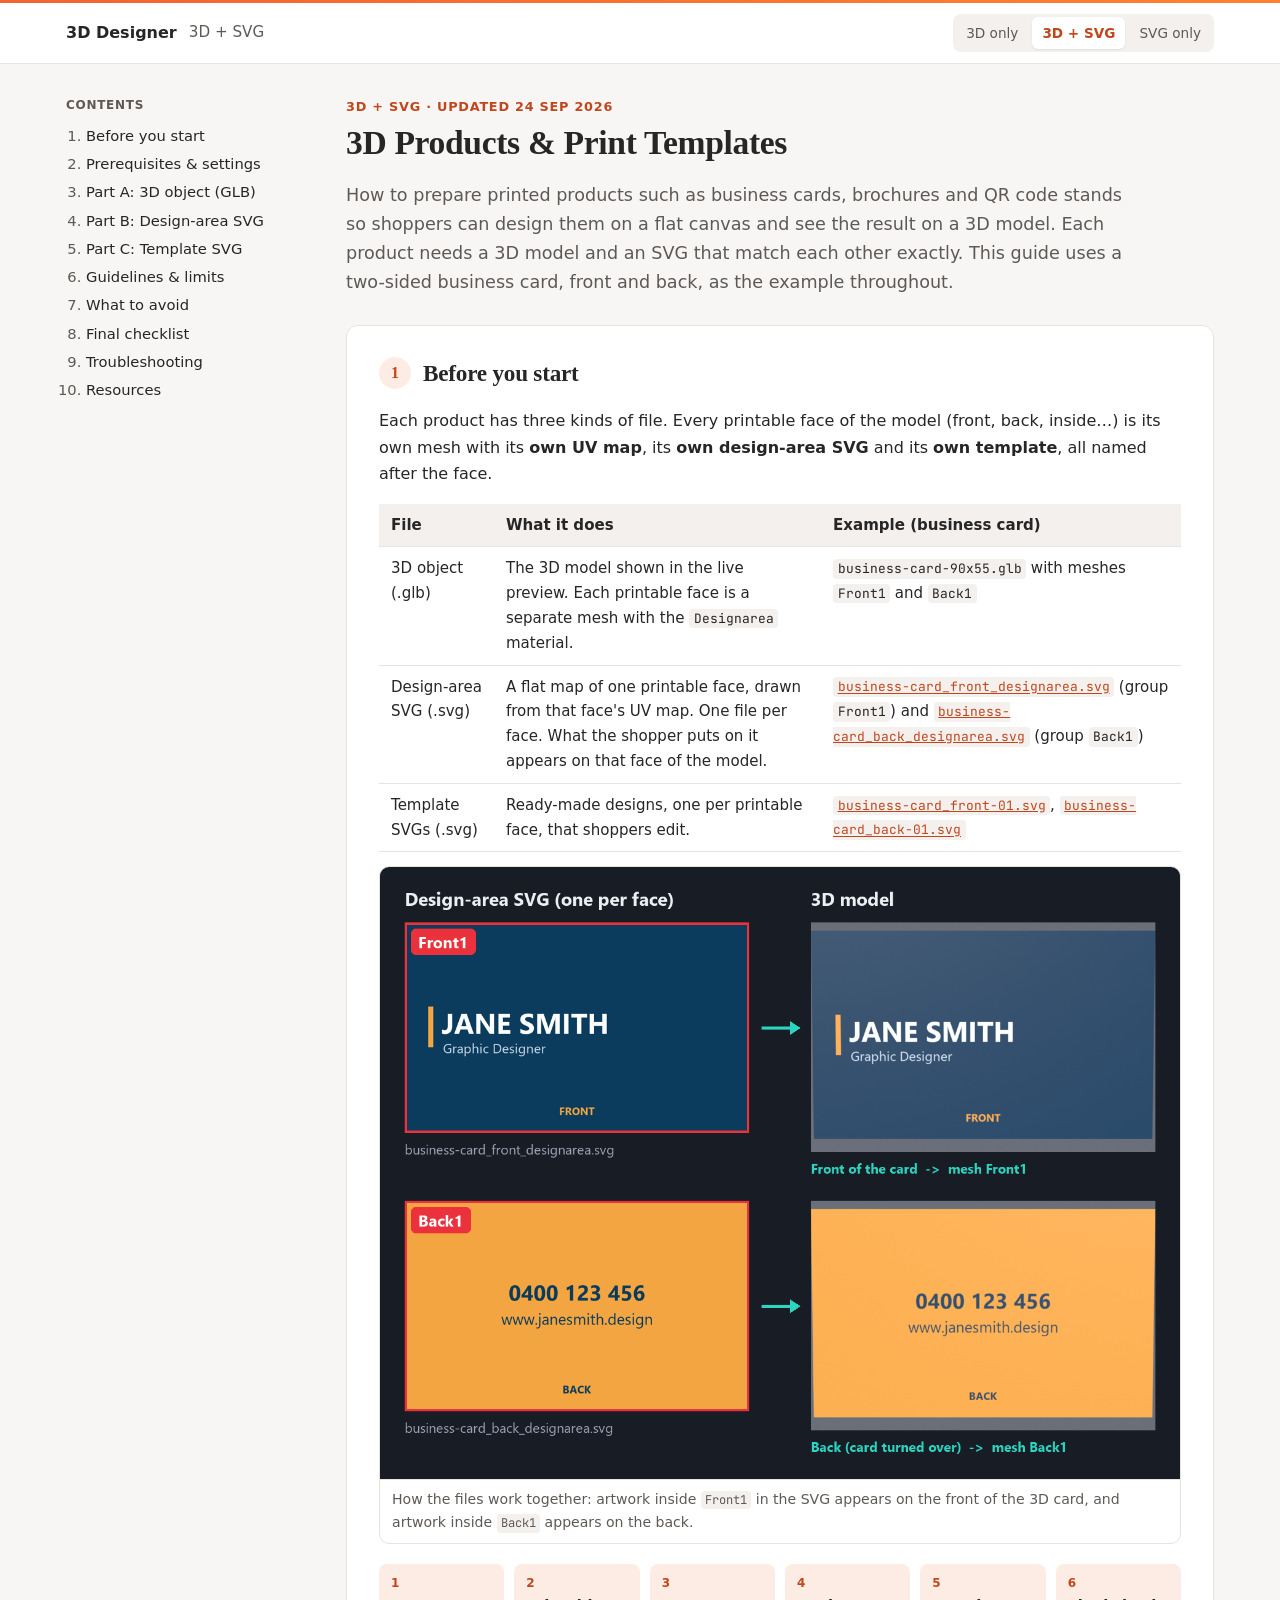
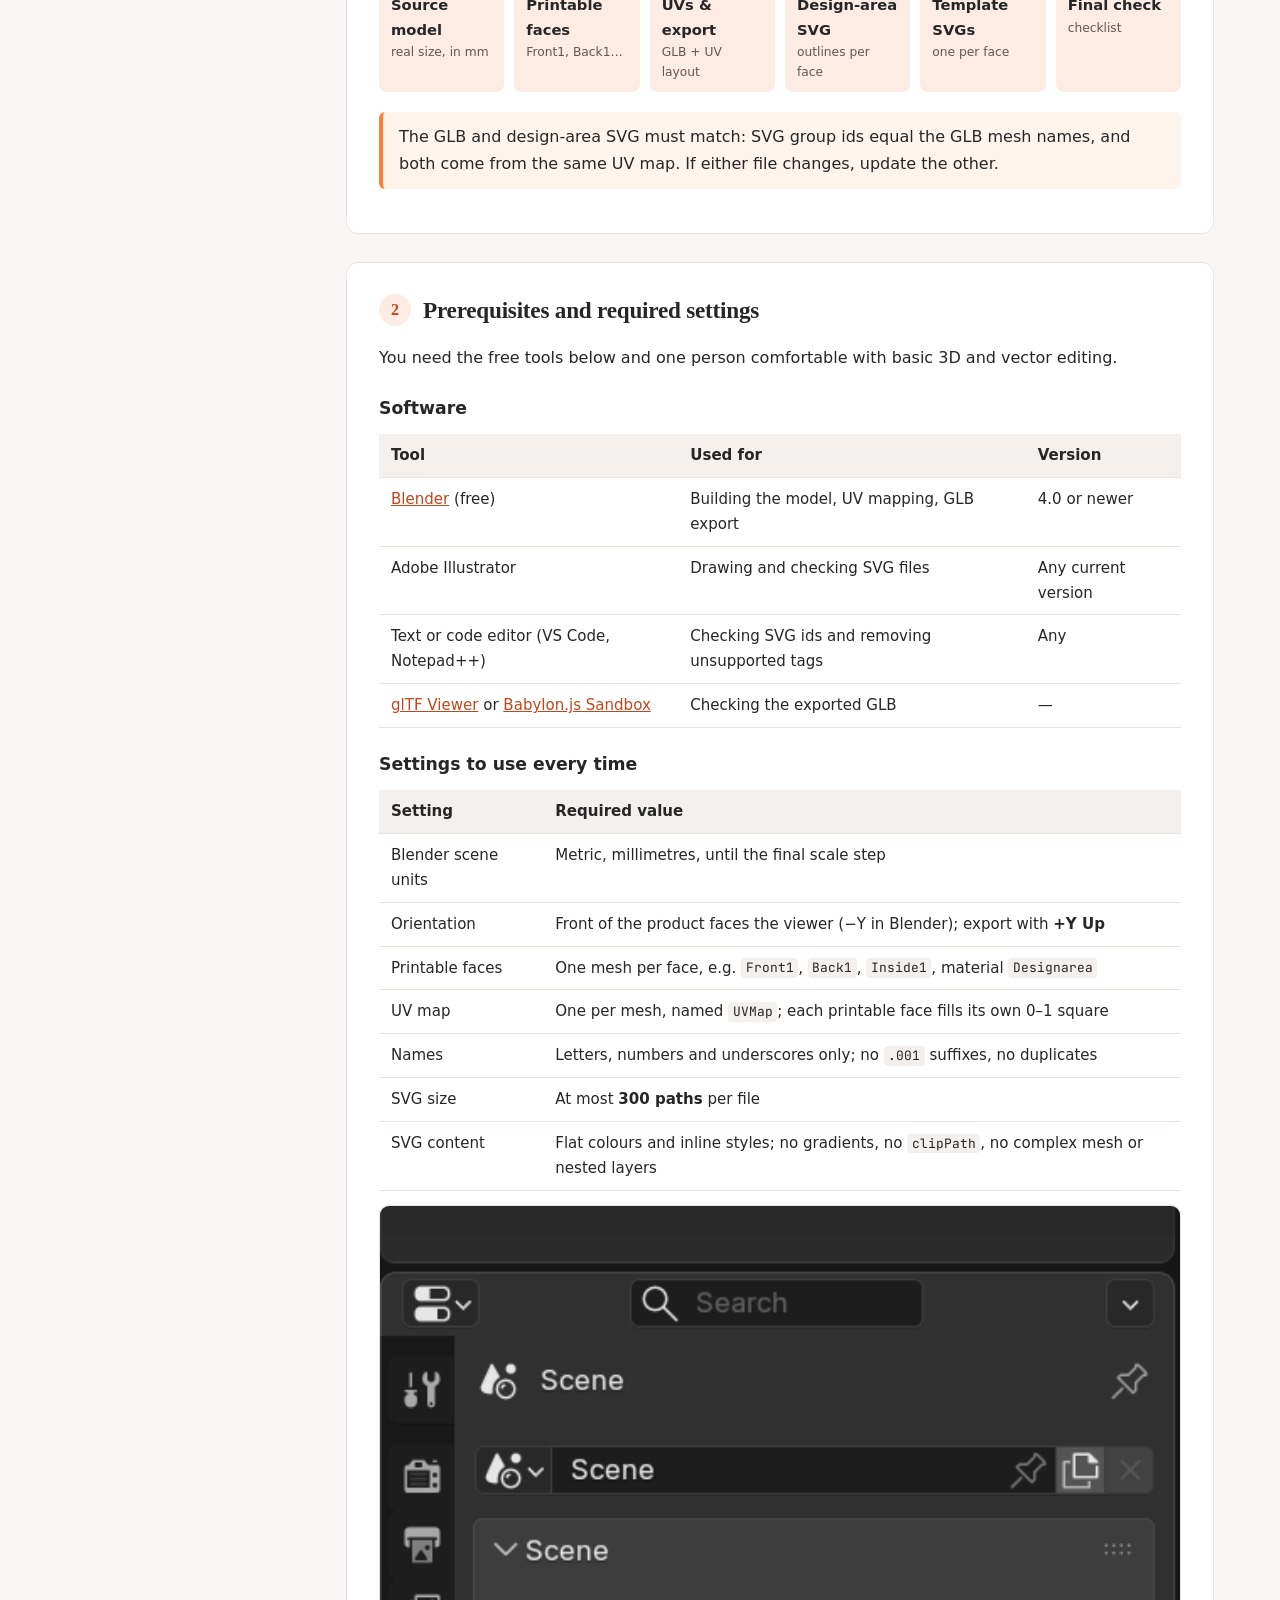
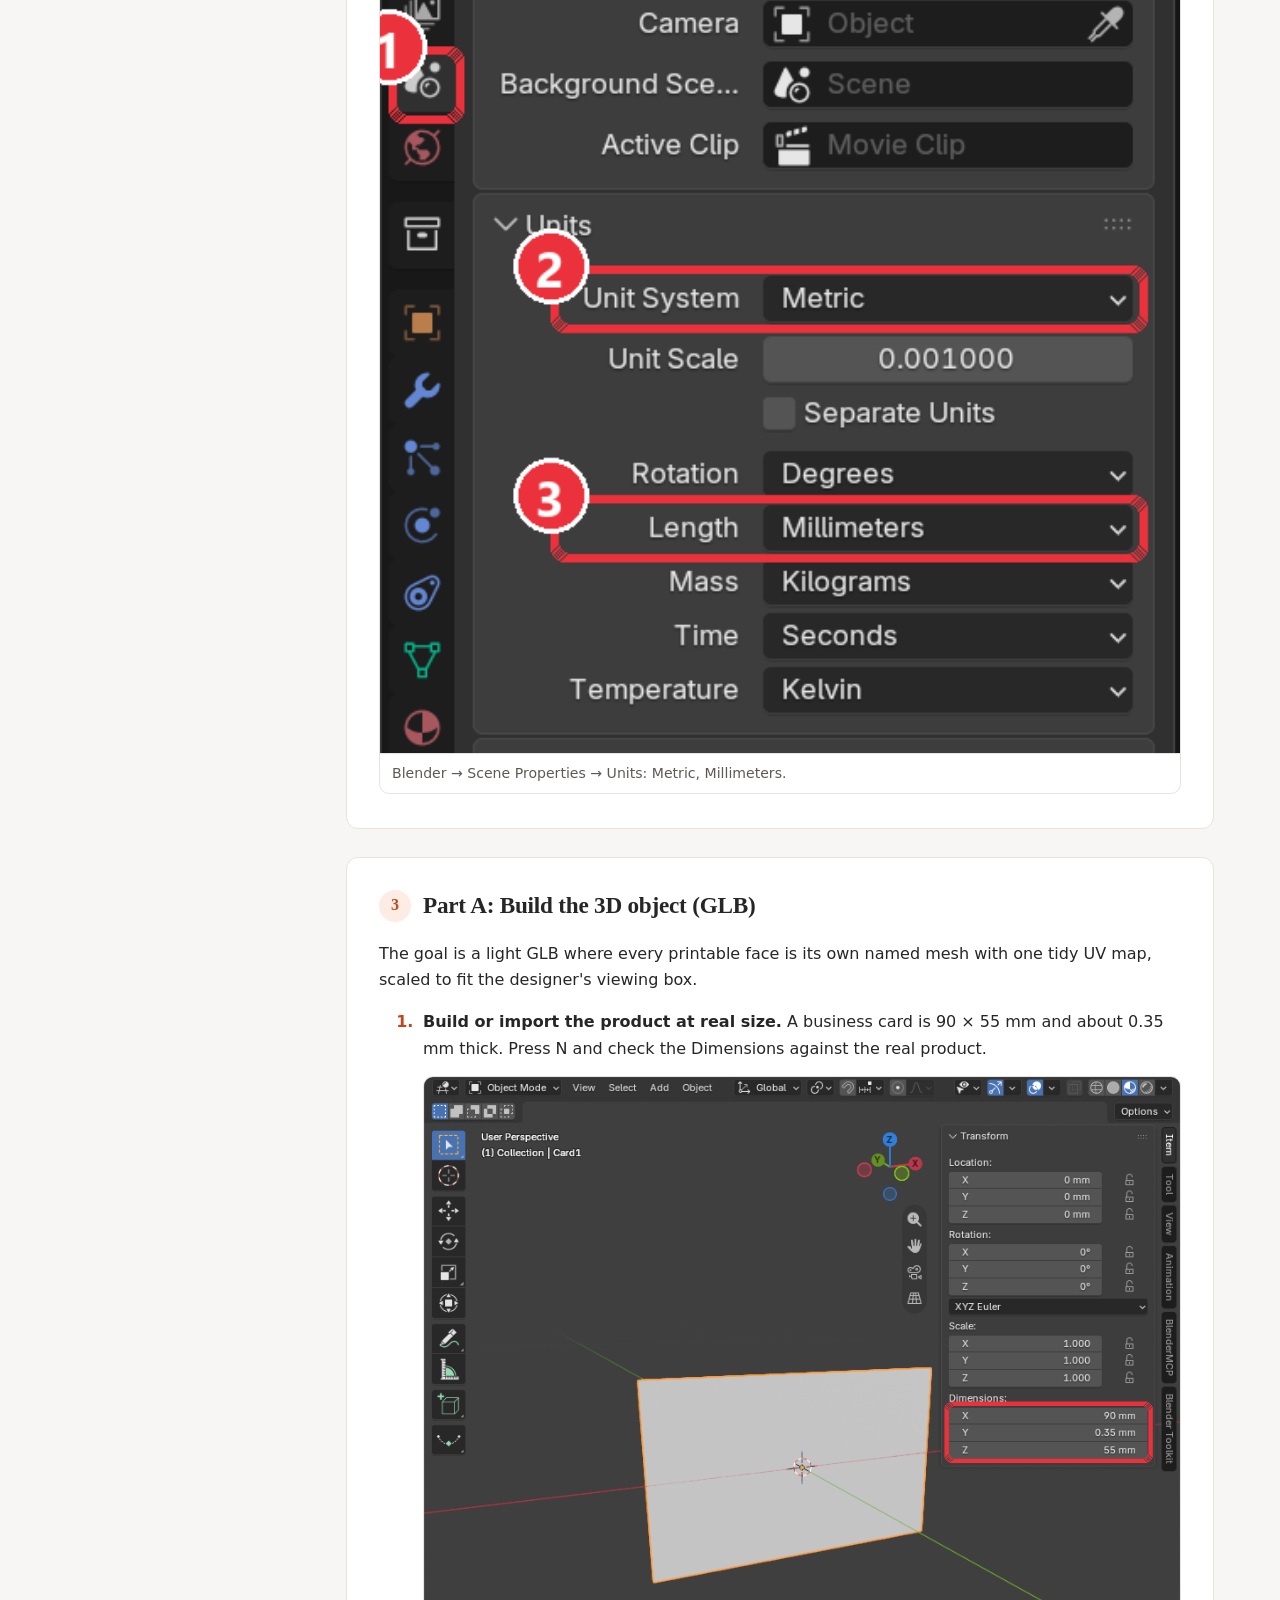
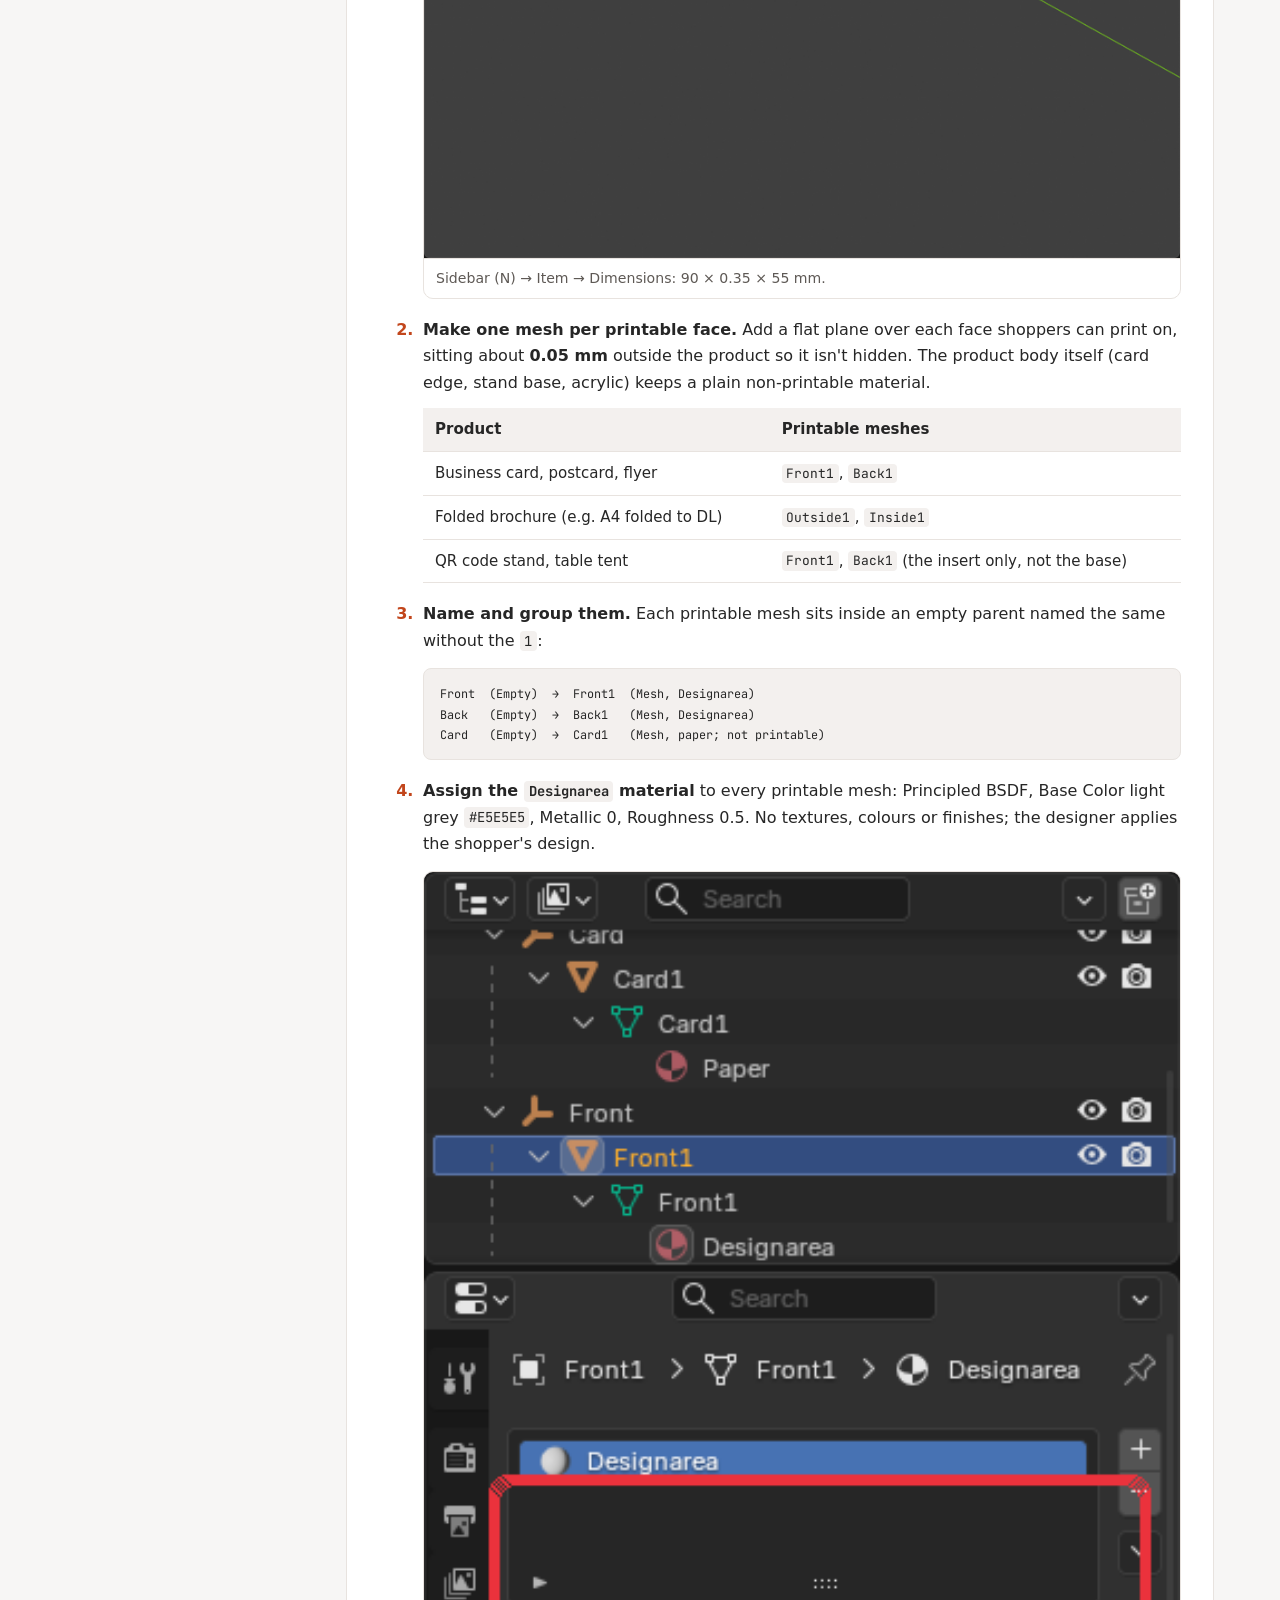
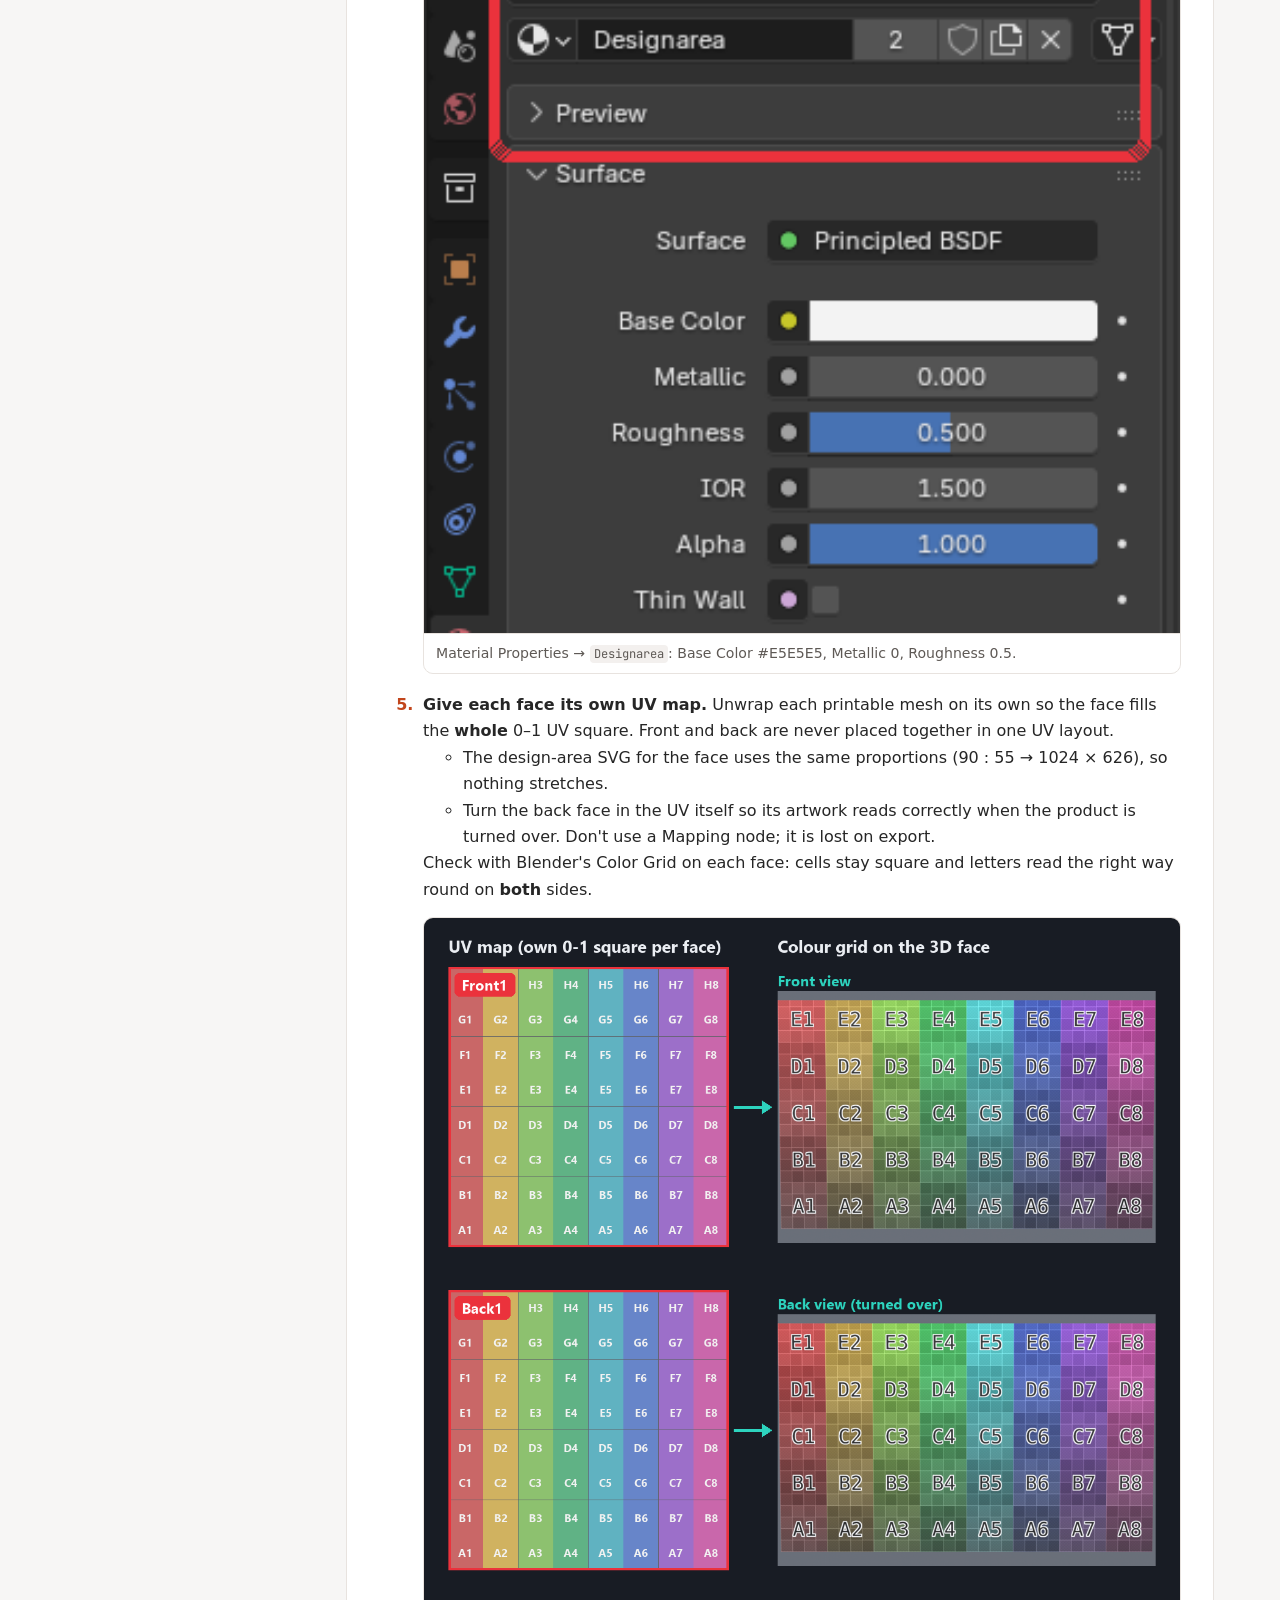
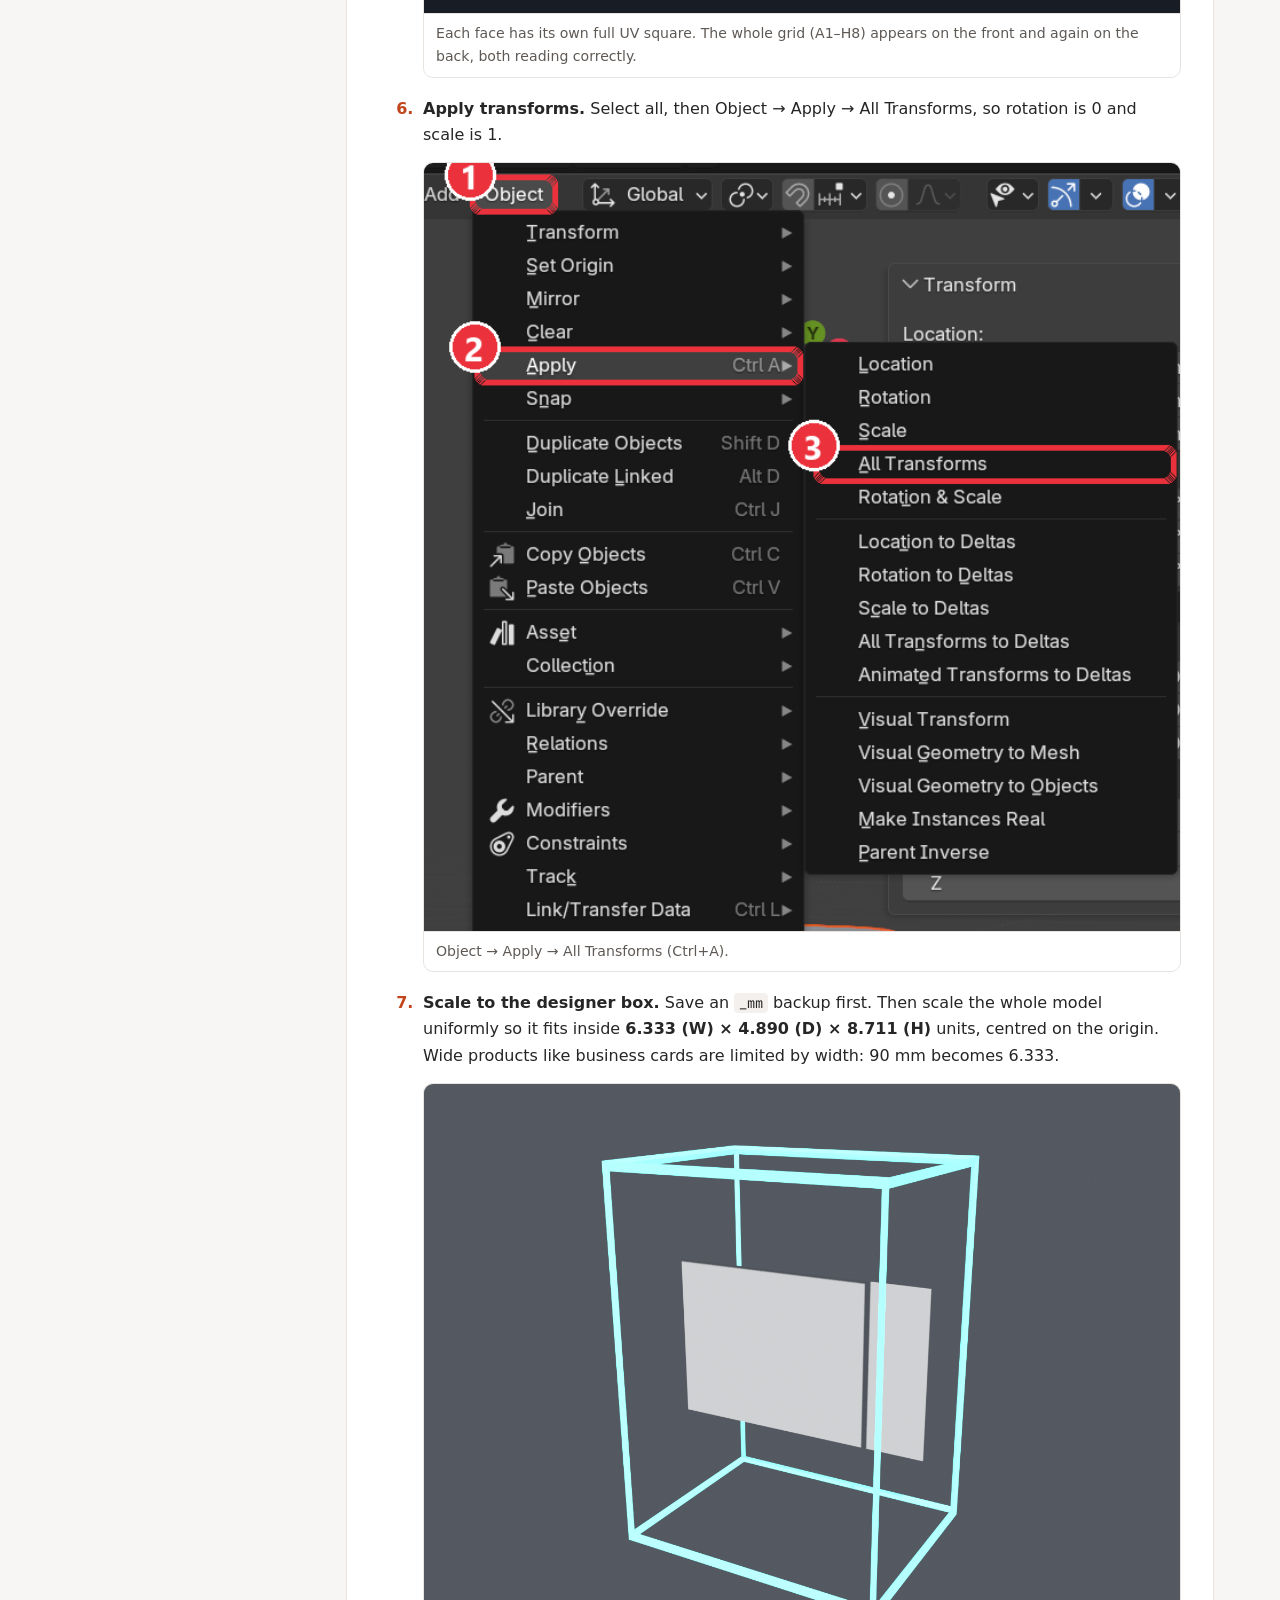
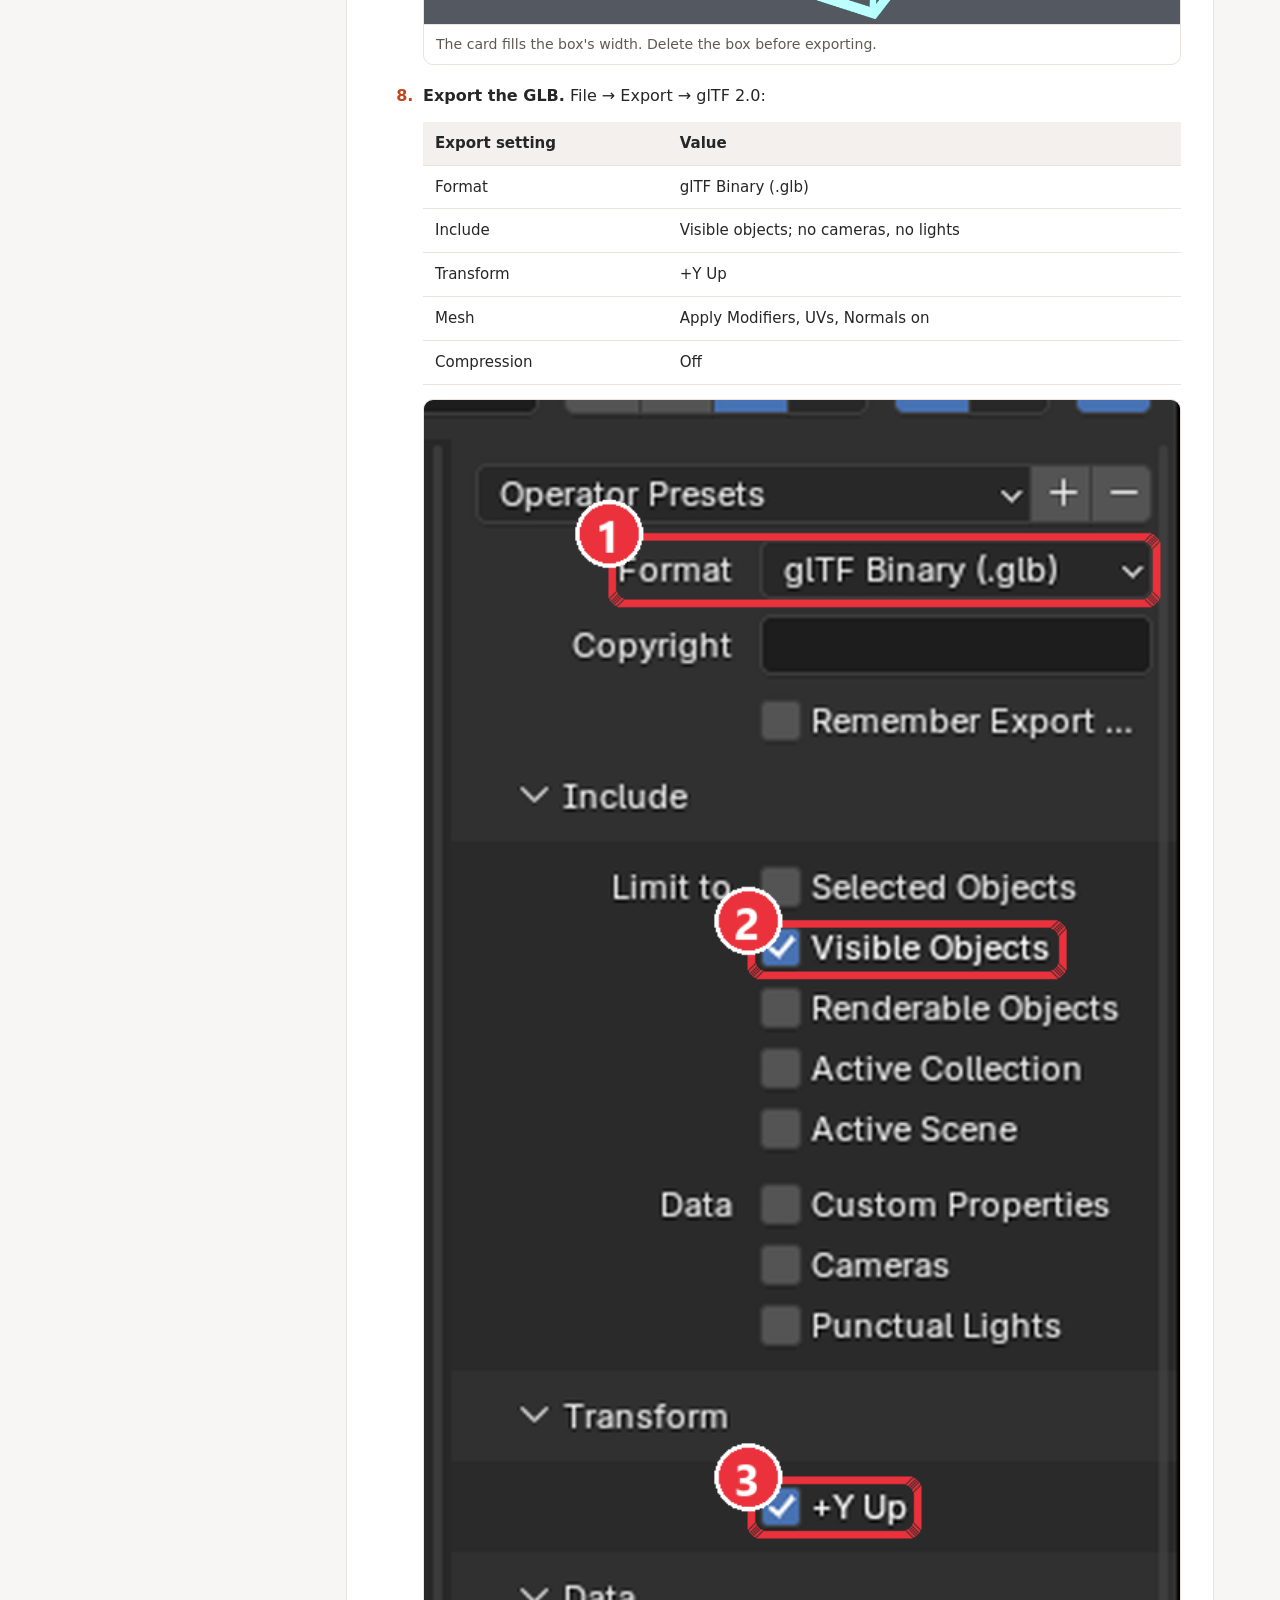
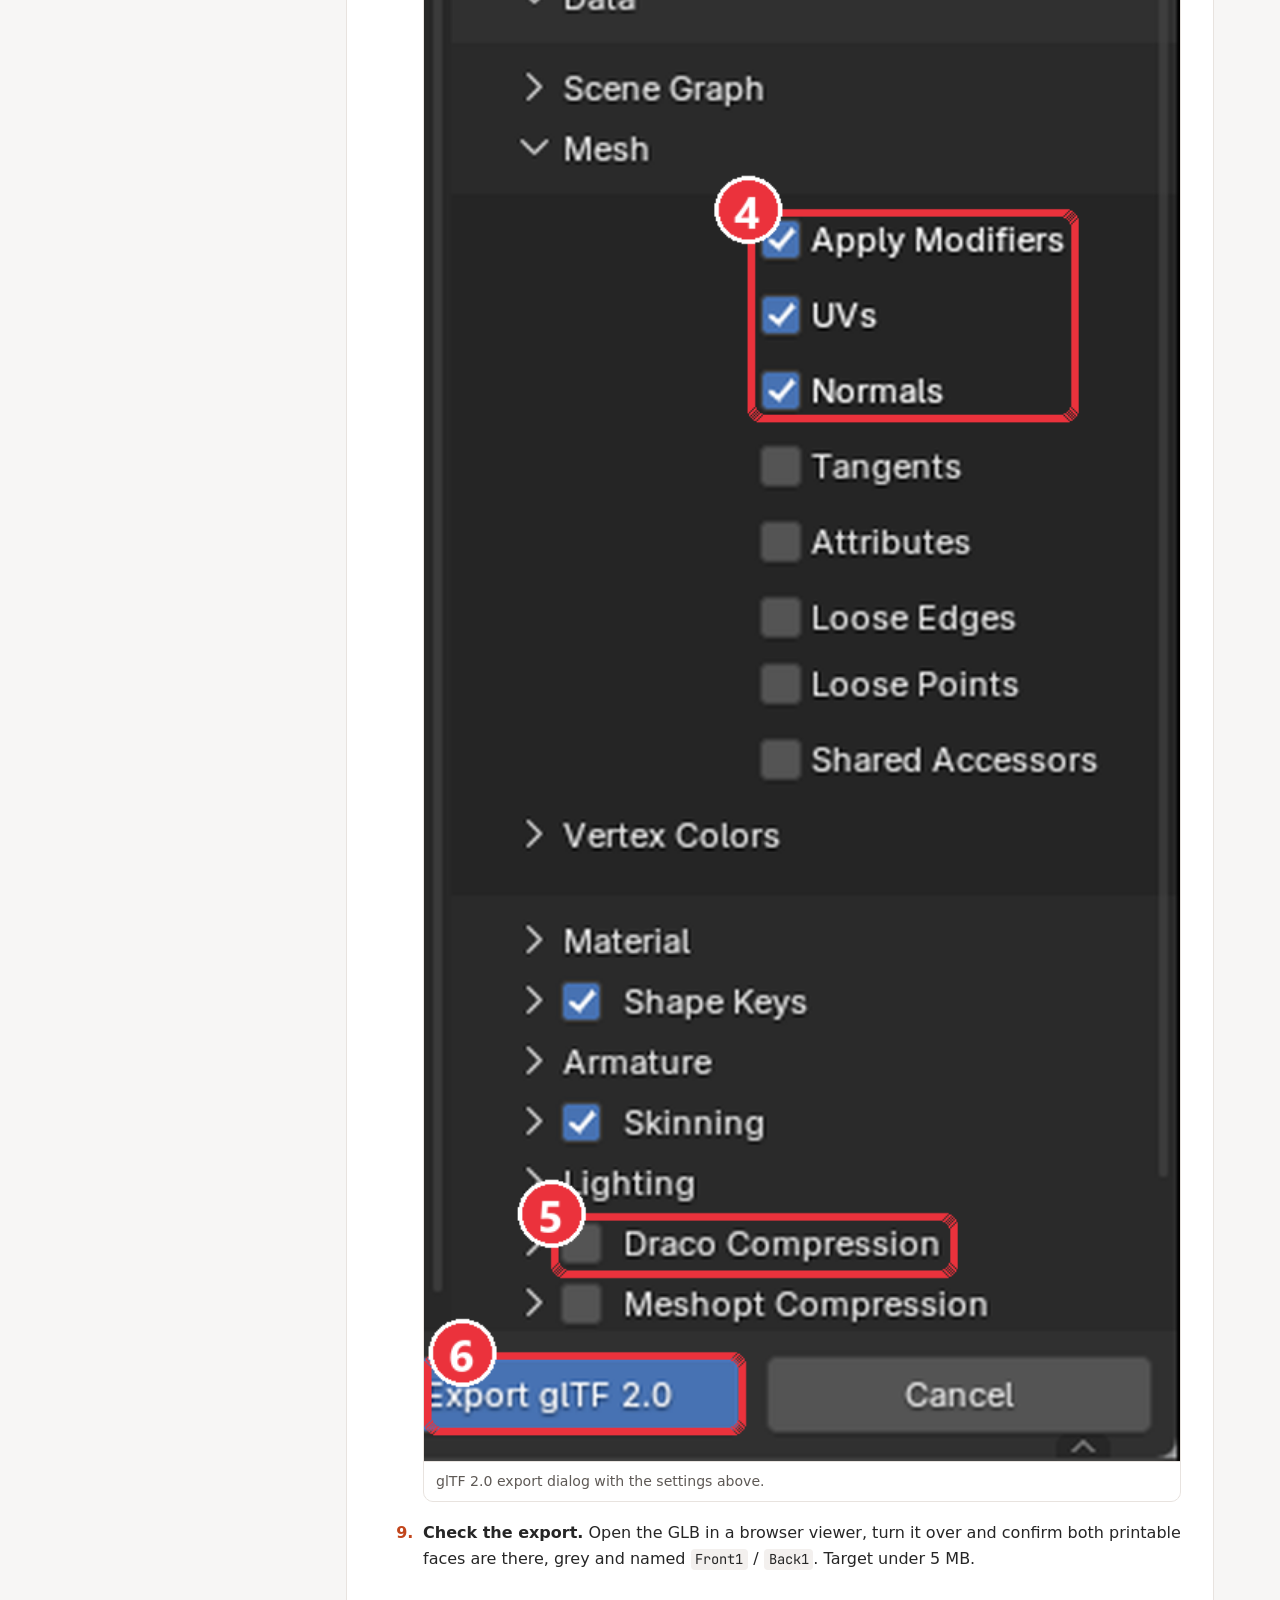
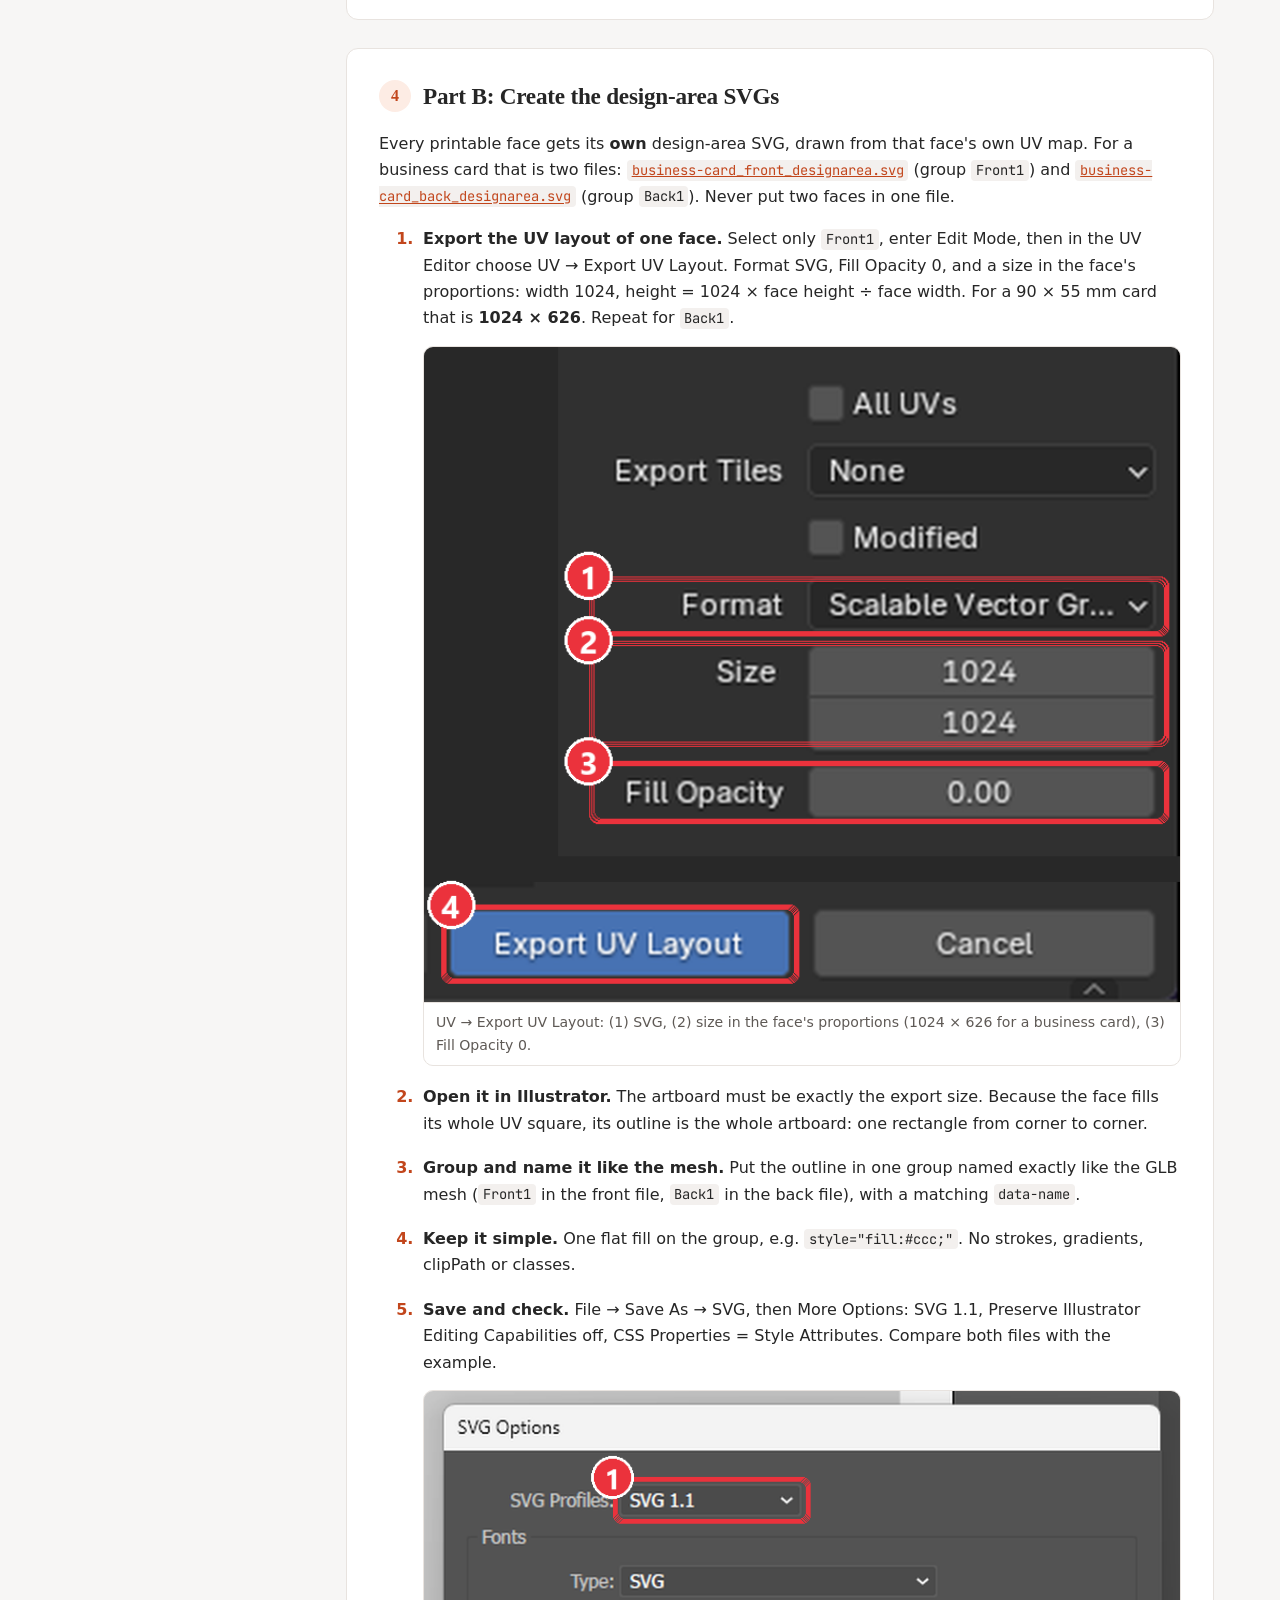
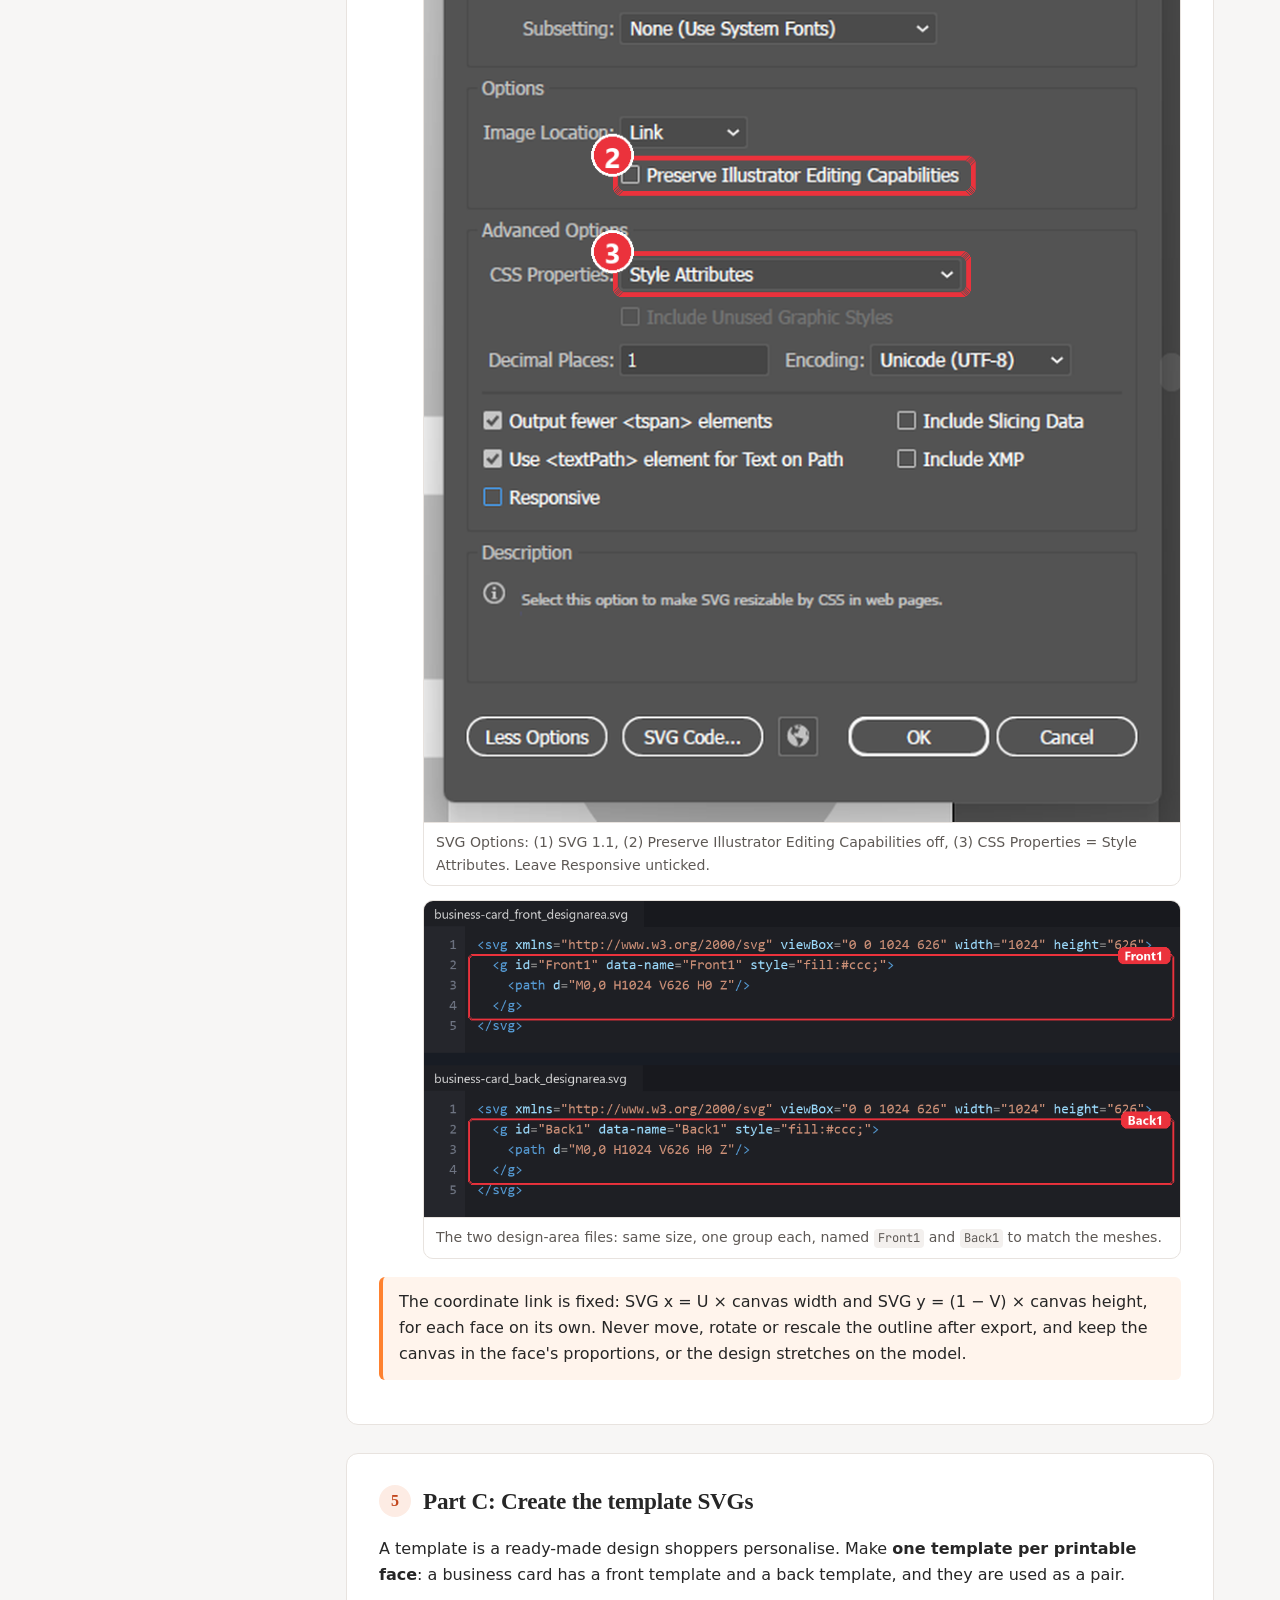
<file: 3d-and-svg.html>
<!doctype html>
<html lang="en">
<head>
<meta charset="utf-8">
<meta name="viewport" content="width=device-width, initial-scale=1">
<meta name="robots" content="noindex, nofollow">
<title>3D + SVG Setup Guide</title>
<meta name="description" content="Preparing 3D products (GLB + design-area SVG) and print template SVGs for the 3D Designer.">
<link rel="preconnect" href="https://fonts.googleapis.com">
<link href="https://fonts.googleapis.com/css2?family=Inter:wght@400;500;600;700&family=JetBrains+Mono:wght@400;500&display=swap" rel="stylesheet">
<link rel="stylesheet" href="assets/style.css">
</head>
<body>
<header class="topbar">
  <div class="wrap">
    <a class="brand" href="index.html">3D Designer</a>
    <span class="crumb">3D + SVG</span>
    <nav class="switch" aria-label="Other guides"><a href="3d-only.html">3D only</a><a href="3d-and-svg.html" aria-current="page">3D + SVG</a><a href="svg-only.html">SVG only</a></nav>
  </div>
</header>

<div class="wrap layout">
<nav class="toc" aria-label="Contents">
  <p class="toc-title">Contents</p>
  <ol>
    <li><a href="#overview">Before you start</a></li>
    <li><a href="#prereq">Prerequisites &amp; settings</a></li>
    <li><a href="#part-a">Part A: 3D object (GLB)</a></li>
    <li><a href="#part-b">Part B: Design-area SVG</a></li>
    <li><a href="#part-c">Part C: Template SVG</a></li>
    <li><a href="#guidelines">Guidelines &amp; limits</a></li>
    <li><a href="#avoid">What to avoid</a></li>
    <li><a href="#checklist">Final checklist</a></li>
    <li><a href="#troubleshooting">Troubleshooting</a></li>
    <li><a href="#resources">Resources</a></li>
  </ol>
</nav>

<main>
<p class="kicker">3D + SVG · Updated 24 Sep 2026</p>
<h1>3D Products &amp; Print Templates</h1>
<p class="lead">How to prepare printed products such as business cards, brochures and QR code stands so shoppers can design them on a flat canvas and see the result on a 3D model. Each product needs a 3D model and an SVG that match each other exactly. This guide uses a two-sided business card, front and back, as the example throughout.</p>

<!-- 1 -->
<section id="overview">
<h2><span class="num">1</span>Before you start</h2>
<p>Each product has three kinds of file. Every printable face of the model (front, back, inside…) is its own mesh with its <strong>own UV map</strong>, its <strong>own design-area SVG</strong> and its <strong>own template</strong>, all named after the face.</p>
<div class="table-wrap"><table>
<thead><tr><th>File</th><th>What it does</th><th>Example (business card)</th></tr></thead>
<tbody>
<tr><td>3D object (.glb)</td><td>The 3D model shown in the live preview. Each printable face is a separate mesh with the <code>Designarea</code> material.</td><td><code>business-card-90x55.glb</code> with meshes <code>Front1</code> and <code>Back1</code></td></tr>
<tr><td>Design-area SVG (.svg)</td><td>A flat map of one printable face, drawn from that face's UV map. One file per face. What the shopper puts on it appears on that face of the model.</td><td><a href="examples/business-card_front_designarea.svg" download><code>business-card_front_designarea.svg</code></a> (group <code>Front1</code>) and <a href="examples/business-card_back_designarea.svg" download><code>business-card_back_designarea.svg</code></a> (group <code>Back1</code>)</td></tr>
<tr><td>Template SVGs (.svg)</td><td>Ready-made designs, one per printable face, that shoppers edit.</td><td><a href="examples/business-card_front-01.svg" download><code>business-card_front-01.svg</code></a>, <a href="examples/business-card_back-01.svg" download><code>business-card_back-01.svg</code></a></td></tr>
</tbody></table></div>
<figure class="shot" data-shot="card-match-front-back"><img src="images/card-match-front-back.png" alt="Design-area SVG with Front1 and Back1 areas beside the 3D business card showing the same artwork on its front and back" loading="lazy"><figcaption>How the files work together: artwork inside <code>Front1</code> in the SVG appears on the front of the 3D card, and artwork inside <code>Back1</code> appears on the back.</figcaption></figure>
<ol class="flow" aria-label="Workflow">
  <li>Source model<small>real size, in mm</small></li>
  <li>Printable faces<small>Front1, Back1…</small></li>
  <li>UVs &amp; export<small>GLB + UV layout</small></li>
  <li>Design-area SVG<small>outlines per face</small></li>
  <li>Template SVGs<small>one per face</small></li>
  <li>Final check<small>checklist</small></li>
</ol>
<p class="note">The GLB and design-area SVG must match: SVG group ids equal the GLB mesh names, and both come from the same UV map. If either file changes, update the other.</p>
</section>

<!-- 2 -->
<section id="prereq">
<h2><span class="num">2</span>Prerequisites and required settings</h2>
<p>You need the free tools below and one person comfortable with basic 3D and vector editing.</p>
<h3>Software</h3>
<div class="table-wrap"><table>
<thead><tr><th>Tool</th><th>Used for</th><th>Version</th></tr></thead>
<tbody>
<tr><td><a href="https://www.blender.org/download/">Blender</a> (free)</td><td>Building the model, UV mapping, GLB export</td><td>4.0 or newer</td></tr>
<tr><td>Adobe Illustrator</td><td>Drawing and checking SVG files</td><td>Any current version</td></tr>
<tr><td>Text or code editor (VS Code, Notepad++)</td><td>Checking SVG ids and removing unsupported tags</td><td>Any</td></tr>
<tr><td><a href="https://gltf-viewer.donmccurdy.com/">glTF Viewer</a> or <a href="https://sandbox.babylonjs.com/">Babylon.js Sandbox</a></td><td>Checking the exported GLB</td><td>—</td></tr>
</tbody></table></div>
<h3>Settings to use every time</h3>
<div class="table-wrap"><table>
<thead><tr><th>Setting</th><th>Required value</th></tr></thead>
<tbody>
<tr><td>Blender scene units</td><td>Metric, millimetres, until the final scale step</td></tr>
<tr><td>Orientation</td><td>Front of the product faces the viewer (−Y in Blender); export with <strong>+Y Up</strong></td></tr>
<tr><td>Printable faces</td><td>One mesh per face, e.g. <code>Front1</code>, <code>Back1</code>, <code>Inside1</code>, material <code>Designarea</code></td></tr>
<tr><td>UV map</td><td>One per mesh, named <code>UVMap</code>; each printable face fills its own 0–1 square</td></tr>
<tr><td>Names</td><td>Letters, numbers and underscores only; no <code>.001</code> suffixes, no duplicates</td></tr>
<tr><td>SVG size</td><td>At most <strong>300 paths</strong> per file</td></tr>
<tr><td>SVG content</td><td>Flat colours and inline styles; no gradients, no <code>clipPath</code>, no complex mesh or nested layers</td></tr>
</tbody></table></div>
<figure class="shot" data-shot="a00-blender-units"><img src="images/a00-blender-units.png" alt="Blender Scene Properties with Unit System set to Metric and Length set to Millimeters" loading="lazy"><figcaption>Blender → Scene Properties → Units: Metric, Millimeters.</figcaption></figure>
</section>

<!-- 3 -->
<section id="part-a">
<h2><span class="num">3</span>Part A: Build the 3D object (GLB)</h2>
<p>The goal is a light GLB where every printable face is its own named mesh with one tidy UV map, scaled to fit the designer's viewing box.</p>
<ol class="steps">
<li><strong>Build or import the product at real size.</strong> A business card is 90 × 55 mm and about 0.35 mm thick. Press N and check the Dimensions against the real product.
<figure class="shot" data-shot="card-a01-card-dimensions"><img src="images/card-a01-card-dimensions.png" alt="Business card in Blender with the Item panel showing 90 by 0.35 by 55 mm" loading="lazy"><figcaption>Sidebar (N) → Item → Dimensions: 90 × 0.35 × 55 mm.</figcaption></figure></li>
<li><strong>Make one mesh per printable face.</strong> Add a flat plane over each face shoppers can print on, sitting about <strong>0.05 mm</strong> outside the product so it isn't hidden. The product body itself (card edge, stand base, acrylic) keeps a plain non-printable material.
<div class="table-wrap"><table>
<thead><tr><th>Product</th><th>Printable meshes</th></tr></thead>
<tbody>
<tr><td>Business card, postcard, flyer</td><td><code>Front1</code>, <code>Back1</code></td></tr>
<tr><td>Folded brochure (e.g. A4 folded to DL)</td><td><code>Outside1</code>, <code>Inside1</code></td></tr>
<tr><td>QR code stand, table tent</td><td><code>Front1</code>, <code>Back1</code> (the insert only, not the base)</td></tr>
</tbody></table></div></li>
<li><strong>Name and group them.</strong> Each printable mesh sits inside an empty parent named the same without the <code>1</code>:
<pre><code>Front  (Empty)  →  Front1  (Mesh, Designarea)
Back   (Empty)  →  Back1   (Mesh, Designarea)
Card   (Empty)  →  Card1   (Mesh, paper; not printable)</code></pre></li>
<li><strong>Assign the <code>Designarea</code> material</strong> to every printable mesh: Principled BSDF, Base Color light grey <code>#E5E5E5</code>, Metallic 0, Roughness 0.5. No textures, colours or finishes; the designer applies the shopper's design.
<figure class="shot" data-shot="card-a03-designarea-material"><img src="images/card-a03-designarea-material.png" alt="Material Properties of Front1 showing the Designarea material" loading="lazy"><figcaption>Material Properties → <code>Designarea</code>: Base Color #E5E5E5, Metallic 0, Roughness 0.5.</figcaption></figure></li>
<li><strong>Give each face its own UV map.</strong> Unwrap each printable mesh on its own so the face fills the <strong>whole</strong> 0–1 UV square. Front and back are never placed together in one UV layout.
<ul>
<li>The design-area SVG for the face uses the same proportions (90 : 55 → 1024 × 626), so nothing stretches.</li>
<li>Turn the back face in the UV itself so its artwork reads correctly when the product is turned over. Don't use a Mapping node; it is lost on export.</li>
</ul>
Check with Blender's Color Grid on each face: cells stay square and letters read the right way round on <strong>both</strong> sides.
<figure class="shot" data-shot="card-a05-uv-front-back"><img src="images/card-a05-uv-front-back.png" alt="Front1 and Back1 each with its own full UV square, beside the card's front and back showing the colour grid" loading="lazy"><figcaption>Each face has its own full UV square. The whole grid (A1–H8) appears on the front and again on the back, both reading correctly.</figcaption></figure></li>
<li><strong>Apply transforms.</strong> Select all, then Object → Apply → All Transforms, so rotation is 0 and scale is 1.
<figure class="shot" data-shot="a06-apply-transforms"><img src="images/a06-apply-transforms.png" alt="Object menu open at Apply, All Transforms" loading="lazy"><figcaption>Object → Apply → All Transforms (Ctrl+A).</figcaption></figure></li>
<li><strong>Scale to the designer box.</strong> Save an <code>_mm</code> backup first. Then scale the whole model uniformly so it fits inside <strong>6.333 (W) × 4.890 (D) × 8.711 (H)</strong> units, centred on the origin. Wide products like business cards are limited by width: 90 mm becomes 6.333.
<figure class="shot" data-shot="card-a07-fit-box"><img src="images/card-a07-fit-box.png" alt="Business card centred inside a wireframe box of 6.333 by 4.890 by 8.711 units" loading="lazy"><figcaption>The card fills the box's width. Delete the box before exporting.</figcaption></figure></li>
<li><strong>Export the GLB.</strong> File → Export → glTF 2.0:
<div class="table-wrap"><table>
<thead><tr><th>Export setting</th><th>Value</th></tr></thead>
<tbody>
<tr><td>Format</td><td>glTF Binary (.glb)</td></tr>
<tr><td>Include</td><td>Visible objects; no cameras, no lights</td></tr>
<tr><td>Transform</td><td>+Y Up</td></tr>
<tr><td>Mesh</td><td>Apply Modifiers, UVs, Normals on</td></tr>
<tr><td>Compression</td><td>Off</td></tr>
</tbody></table></div>
<figure class="shot" data-shot="a08-gltf-export"><img src="images/a08-gltf-export.png" alt="Blender glTF 2.0 export dialog with GLB format and +Y Up selected" loading="lazy"><figcaption>glTF 2.0 export dialog with the settings above.</figcaption></figure></li>
<li><strong>Check the export.</strong> Open the GLB in a browser viewer, turn it over and confirm both printable faces are there, grey and named <code>Front1</code> / <code>Back1</code>. Target under 5 MB.</li>
</ol>
</section>

<!-- 4 -->
<section id="part-b">
<h2><span class="num">4</span>Part B: Create the design-area SVGs</h2>
<p>Every printable face gets its <strong>own</strong> design-area SVG, drawn from that face's own UV map. For a business card that is two files: <a href="examples/business-card_front_designarea.svg" download><code>business-card_front_designarea.svg</code></a> (group <code>Front1</code>) and <a href="examples/business-card_back_designarea.svg" download><code>business-card_back_designarea.svg</code></a> (group <code>Back1</code>). Never put two faces in one file.</p>
<ol class="steps">
<li><strong>Export the UV layout of one face.</strong> Select only <code>Front1</code>, enter Edit Mode, then in the UV Editor choose UV → Export UV Layout. Format SVG, Fill Opacity 0, and a size in the face's proportions: width 1024, height = 1024 × face height ÷ face width. For a 90 × 55 mm card that is <strong>1024 × 626</strong>. Repeat for <code>Back1</code>.
<figure class="shot" data-shot="b01-export-uv-layout"><img src="images/b01-export-uv-layout.png" alt="Blender Export UV Layout dialog with SVG format, size fields and fill opacity" loading="lazy"><figcaption>UV → Export UV Layout: (1) SVG, (2) size in the face's proportions (1024 × 626 for a business card), (3) Fill Opacity 0.</figcaption></figure></li>
<li><strong>Open it in Illustrator.</strong> The artboard must be exactly the export size. Because the face fills its whole UV square, its outline is the whole artboard: one rectangle from corner to corner.</li>
<li><strong>Group and name it like the mesh.</strong> Put the outline in one group named exactly like the GLB mesh (<code>Front1</code> in the front file, <code>Back1</code> in the back file), with a matching <code>data-name</code>.</li>
<li><strong>Keep it simple.</strong> One flat fill on the group, e.g. <code>style="fill:#ccc;"</code>. No strokes, gradients, clipPath or classes.</li>
<li><strong>Save and check.</strong> File → Save As → SVG, then More Options: SVG 1.1, Preserve Illustrator Editing Capabilities off, CSS Properties = Style Attributes. Compare both files with the example.
<figure class="shot" data-shot="b05-ai-svg-options"><img src="images/b05-ai-svg-options.png" alt="Illustrator SVG Options dialog with SVG 1.1 and Style Attributes selected" loading="lazy"><figcaption>SVG Options: (1) SVG 1.1, (2) Preserve Illustrator Editing Capabilities off, (3) CSS Properties = Style Attributes. Leave Responsive unticked.</figcaption></figure>
<figure class="shot" data-shot="card-b-designarea-code"><img src="images/card-b-designarea-code.png" alt="Source of the front and back design-area SVGs, each 1024 by 626 with one group named Front1 or Back1" loading="lazy"><figcaption>The two design-area files: same size, one group each, named <code>Front1</code> and <code>Back1</code> to match the meshes.</figcaption></figure></li>
</ol>
<p class="note">The coordinate link is fixed: SVG x = U × canvas width and SVG y = (1 − V) × canvas height, for each face on its own. Never move, rotate or rescale the outline after export, and keep the canvas in the face's proportions, or the design stretches on the model.</p>
</section>

<!-- 5 -->
<section id="part-c">
<h2><span class="num">5</span>Part C: Create the template SVGs</h2>
<p>A template is a ready-made design shoppers personalise. Make <strong>one template per printable face</strong>: a business card has a front template and a back template, and they are used as a pair.</p>
<figure class="shot" data-shot="card-c02-templates-front-back"><img src="images/card-c02-templates-front-back.png" alt="Business card front template in navy with a name and back template in orange with contact details" loading="lazy"><figcaption>A matching pair: <a href="examples/business-card_front-01.svg" download>front</a> and <a href="examples/business-card_back-01.svg" download>back</a> templates (click to download).</figcaption></figure>
<ol class="steps">
<li><strong>Set the canvas from the product size.</strong> Canvas in px = size in mm × 96 ÷ 25.4. Set <code>viewBox</code> in px and <code>width</code>/<code>height</code> in inches.
<div class="table-wrap"><table>
<thead><tr><th>Product</th><th>Face size</th><th>Canvas (px)</th><th>width × height</th></tr></thead>
<tbody>
<tr><td>Business card</td><td>90 × 55 mm</td><td>340 × 208</td><td>3.543in × 2.165in</td></tr>
<tr><td>DL (brochure panel, flyer)</td><td>99 × 210 mm</td><td>374 × 794</td><td>3.898in × 8.268in</td></tr>
<tr><td>A5</td><td>148 × 210 mm</td><td>559 × 794</td><td>5.827in × 8.268in</td></tr>
<tr><td>A4</td><td>210 × 297 mm</td><td>794 × 1122</td><td>8.268in × 11.693in</td></tr>
</tbody></table></div>
<figure class="shot" data-shot="card-c01-ai-new-document"><img src="images/card-c01-ai-new-document.png" alt="Illustrator New Document dialog set to business-card_front-01, 340 by 208 pixels, RGB" loading="lazy"><figcaption>Illustrator → File → New for a business card: name, 340 × 208 px, units Pixels, Color Mode RGB.</figcaption></figure></li>
<li><strong>Design inside the safe zone.</strong> Keep text and logos at least 3 mm (about 12 px) inside the trim line. Take background colours to the edge.</li>
<li><strong>Build a flat layer list.</strong> Every group is a direct child of the <code>&lt;svg&gt;</code>, with no nested layers:
<ul>
<li><code>Layer_1</code>, <code>Layer_2</code> … large blocks (background, header, footer)</li>
<li><code>Elem-1</code>, <code>Elem-2</code> … shapes and decorations</li>
<li><code>Text-1</code>, <code>Text-2</code> … text</li>
</ul>
Every group needs both <code>id</code> and <code>data-name</code>.</li>
<li><strong>Keep text live.</strong> Put <code>x</code> and <code>y</code> on both the <code>&lt;text&gt;</code> and each <code>&lt;tspan&gt;</code>, or the text jumps to the top-left corner. Do not convert text to outlines.</li>
<li><strong>Keep it light.</strong> At most <strong>300 paths</strong> per file. Merge shapes of the same colour into one compound path, and simplify traced or imported artwork.</li>
<li><strong>Remove unsupported features.</strong> No <code>clipPath</code>, gradients, mesh gradients, filters or shadows, <code>&lt;style&gt;</code> tag, CSS classes, or <code>transform="matrix(...)"</code>. If a photo or logo is part of the design, place it as a plain <code>&lt;image&gt;</code> at its final size, with no clipping.</li>
<li><strong>Save and check.</strong> Save as SVG 1.1 with Style Attributes and Responsive unticked (so width and height are kept), then open it in a text editor and compare it with the example.
<figure class="shot" data-shot="card-c03-svg-in-editor"><img src="images/card-c03-svg-in-editor.png" alt="Business card front template source showing viewBox, flat groups and text with tspan" loading="lazy"><figcaption>The saved front template: (1) viewBox in px with width/height in inches, (2) flat groups with id and data-name, (3) x/y on both &lt;text&gt; and &lt;tspan&gt;.</figcaption></figure></li>
</ol>
<p class="note"><strong>Special templates.</strong> Calendars and coupon or postcard layouts have extra required IDs and data attributes (for example <code>&lt;g id="calendar"&gt;</code> with grid data). Ask us for the matching specification before you build one.</p>
</section>

<!-- 6 -->
<section id="guidelines">
<h2><span class="num">6</span>Guidelines, limitations and recommendations</h2>
<h3>Limits</h3>
<div class="table-wrap"><table>
<thead><tr><th>Item</th><th>Limit or rule</th></tr></thead>
<tbody>
<tr><td>GLB file size</td><td>Target under 5 MB; keep polygons as low as the shape allows</td></tr>
<tr><td>Printable faces</td><td>One mesh per face shoppers print on (front, back, inside, outside)</td></tr>
<tr><td>Materials</td><td><code>Designarea</code> on printable faces; plain values only. Mapping, Mix or procedural nodes do not survive export</td></tr>
<tr><td>UV maps</td><td>One per face, each filling its own 0–1 square</td></tr>
<tr><td>Design-area SVG</td><td>One file per face, 1024 px wide in the face's proportions, one group with id equal to the mesh name</td></tr>
<tr><td>Any SVG</td><td>At most 300 paths; flat colours; no gradients, clipPath, mesh or nested layers</td></tr>
<tr><td>Template SVG</td><td>One per face; flat layers, live text, inline styles</td></tr>
<tr><td>Images in templates</td><td>Plain <code>&lt;image&gt;</code> at final size, 300 DPI at print size, no clipping</td></tr>
<tr><td>Fonts</td><td>Only fonts enabled in your designer font list; others fall back to a default font</td></tr>
</tbody></table></div>
<h3>Recommendations</h3>
<ul>
<li>Start from a product we have already set up and copy its face names and UV layout.</li>
<li>Build one product end to end before starting a batch.</li>
<li>Keep an <code>_mm</code> master .blend for every product so you can re-scale or re-unwrap later.</li>
<li>Keep file names short and paired: <code>business-card_front_designarea.svg</code>, <code>business-card_back_designarea.svg</code>, <code>business-card_front-01.svg</code>, <code>business-card_back-01.svg</code>.</li>
<li>Change the GLB and the design-area SVG together. A re-unwrapped model always needs a new design-area SVG.</li>
<li>Remove third-party logos or copyrighted artwork from templates unless you have the rights to use them.</li>
</ul>
</section>

<!-- 7 -->
<section id="avoid">
<h2><span class="num">7</span>What to avoid</h2>
<p>These are the mistakes that most often break a 3D + SVG product. Most of them only show up once the GLB and SVG are used together.</p>
<h3>3D object (GLB)</h3>
<div class="table-wrap"><table class="avoid">
<thead><tr><th>Avoid</th><th>What goes wrong</th><th>Do instead</th></tr></thead>
<tbody>
<tr><td>Hiding parts instead of deleting them</td><td>Hidden parts still export and add weight or cover print surfaces</td><td>Delete everything shoppers can't see</td></tr>
<tr><td>Textures, colours or finishes baked into <code>Designarea</code></td><td>The shopper's design is tinted or hidden</td><td>Plain light grey, no textures</td></tr>
<tr><td>Flipping the back face with a Mapping node</td><td>Mapping nodes are lost on export, so text on the back is mirrored</td><td>Flip the back face in the UV itself</td></tr>
<tr><td>Overlapping or stretched UVs</td><td>Designs repeat, stretch or land in the wrong place</td><td>One clean UV map per mesh; square checker cells</td></tr>
<tr><td>A print surface inside or flush with a solid part</td><td>The surface is hidden or flickers</td><td>Place it about 0.05 mm outside</td></tr>
<tr><td>Transforms not applied, or exported without +Y Up</td><td>Model is tiny, huge, off-centre or lying on its side</td><td>Apply all transforms, fit the designer box, export with +Y Up</td></tr>
<tr><td>Heavy models (over 5 MB) or Draco compression</td><td>Slow or failed loading in the designer</td><td>Reduce polygons; leave compression off</td></tr>
<tr><td>Names with <code>.001</code>, spaces or duplicates</td><td>The GLB mesh can't be matched to its SVG group</td><td>Letters, numbers and underscores only, each name unique</td></tr>
</tbody></table></div>
<h3>Design-area SVG</h3>
<div class="table-wrap"><table class="avoid">
<thead><tr><th>Avoid</th><th>What goes wrong</th><th>Do instead</th></tr></thead>
<tbody>
<tr><td>Moving, rotating or rescaling outlines after UV export</td><td>Designs land in the wrong place on the model</td><td>Leave outlines exactly where Blender exported them</td></tr>
<tr><td>Front and back in one SVG or one UV layout</td><td>Designs land on the wrong face or overlap</td><td>One UV map and one design-area SVG per face</td></tr>
<tr><td>A canvas in different proportions from the face</td><td>The design stretches on the model</td><td>Width 1024, height in the face's proportions (1024 × 626 for a business card)</td></tr>
<tr><td>Group ids that differ from the GLB mesh names</td><td>The design doesn't appear on that part</td><td><code>id</code> = mesh name exactly</td></tr>
<tr><td>Leaving the inner triangle and quad lines</td><td>Heavy file and a messy canvas for shoppers</td><td>Keep only the outer boundary of each island</td></tr>
<tr><td>Strokes, classes or a <code>&lt;style&gt;</code> block</td><td>The canvas renders incorrectly</td><td>One inline fill per group</td></tr>
<tr><td>Changing the GLB without redoing the SVG</td><td>Old outlines no longer match the new UVs</td><td>Always update both files together</td></tr>
</tbody></table></div>
<h3>Template SVG</h3>
<div class="table-wrap"><table class="avoid">
<thead><tr><th>Avoid</th><th>What goes wrong</th><th>Do instead</th></tr></thead>
<tbody>
<tr><td>Nested groups or layers</td><td>Elements can't be selected or edited separately</td><td>Flat groups directly under <code>&lt;svg&gt;</code></td></tr>
<tr><td>Text converted to outlines</td><td>Shoppers can't edit the text</td><td>Keep text live</td></tr>
<tr><td>x/y only on <code>&lt;tspan&gt;</code></td><td>Text jumps to the top-left corner</td><td>Put x/y on both <code>&lt;text&gt;</code> and <code>&lt;tspan&gt;</code></td></tr>
<tr><td>More than 300 paths</td><td>The template loads slowly or fails in the designer</td><td>Merge same-colour shapes into compound paths; simplify traced artwork</td></tr>
<tr><td>Gradients, mesh gradients or complex mesh objects</td><td>Not supported; the template fails or prints flat</td><td>Solid colours</td></tr>
<tr><td>Any <code>clipPath</code> or clipping mask</td><td>Parts of the design disappear or the file fails</td><td>Crop images to size before placing; no clipping at all</td></tr>
<tr><td><code>&lt;style&gt;</code> tag, CSS classes, filters, shadows, <code>transform="matrix(...)"</code></td><td>The template fails to load or looks different</td><td>Inline styles, plain x/y positions</td></tr>
<tr><td>One template for both sides</td><td>Front and back can't be placed on their own faces</td><td>One template per face, named as a pair</td></tr>
<tr><td>Fonts not enabled in the designer</td><td>A default font replaces yours</td><td>Use only enabled fonts; list them in a comment</td></tr>
<tr><td>Low-resolution images</td><td>Blurry print</td><td>300 DPI at print size</td></tr>
<tr><td>Text or logos near the trim line</td><td>They get cut off when printed</td><td>Keep them at least 3 mm inside</td></tr>
<tr><td>Third-party logos or artwork</td><td>Copyright problems</td><td>Only artwork you have the rights to</td></tr>
</tbody></table></div>
</section>

<!-- 8 -->
<section id="checklist">
<h2><span class="num">8</span>Final checklist</h2>
<p>Tick every item for each product. One unticked item is usually the cause of a failed preview.</p>
<div class="checks">
<div>
<h3>3D object (GLB)</h3>
<ul class="check">
<li><label><input type="checkbox"> One mesh per printable face (<code>Front1</code>, <code>Back1</code>…), each in its empty parent, no <code>.001</code></label></li>
<li><label><input type="checkbox"> Printable meshes use <code>Designarea</code>, light grey, no textures</label></li>
<li><label><input type="checkbox"> Each face has its own UV map filling the whole 0–1 square</label></li>
<li><label><input type="checkbox"> Back face turned in the UV; Color Grid reads correctly on both sides</label></li>
<li><label><input type="checkbox"> Print faces sit 0.05 mm outside the product body</label></li>
<li><label><input type="checkbox"> Transforms applied; fits inside 6.333 × 4.890 × 8.711 and centred</label></li>
<li><label><input type="checkbox"> Exported as .glb, +Y Up, no cameras or lights, under 5 MB</label></li>
<li><label><input type="checkbox"> Opens in a browser viewer; both faces present when turned over</label></li>
</ul>
</div>
<div>
<h3>Design-area SVG</h3>
<ul class="check">
<li><label><input type="checkbox"> Square canvas, <code>viewBox</code> 0 0 1024 1024 (or 2048)</label></li>
<li><label><input type="checkbox"> One group, <code>id</code> = mesh name (<code>Front1</code> or <code>Back1</code>), with <code>data-name</code></label></li>
<li><label><input type="checkbox"> One file per face, canvas in the face's proportions, outline covers the canvas</label></li>
<li><label><input type="checkbox"> No <code>&lt;style&gt;</code>, classes, strokes, gradients, clipPath or transforms</label></li>
</ul>
<h3>Template SVG</h3>
<ul class="check">
<li><label><input type="checkbox"> One template per face (front and back as a pair)</label></li>
<li><label><input type="checkbox"> Canvas matches the face size; viewBox in px, width/height in inches</label></li>
<li><label><input type="checkbox"> 300 paths or fewer; no gradients, clipPath or mesh</label></li>
<li><label><input type="checkbox"> All groups direct children of <code>&lt;svg&gt;</code>, named Layer_N / Elem-N / Text-N</label></li>
<li><label><input type="checkbox"> Text is live, with x/y on both <code>&lt;text&gt;</code> and <code>&lt;tspan&gt;</code></label></li>
<li><label><input type="checkbox"> Only enabled fonts used</label></li>
<li><label><input type="checkbox"> No <code>&lt;style&gt;</code>, filters, gradients or matrix transforms</label></li></ul>
</div>
</div>
</section>

<!-- 9 -->
<section id="troubleshooting">
<h2><span class="num">9</span>Troubleshooting</h2>
<div class="table-wrap"><table>
<thead><tr><th>Problem</th><th>Likely cause</th><th>Fix</th></tr></thead>
<tbody>
<tr><td>Design does not appear on a part</td><td>SVG group id differs from the mesh name, or the part has no UV map</td><td>Rename so they match exactly; unwrap the mesh and re-export both files</td></tr>
<tr><td>Design in the wrong place or stretched</td><td>SVG outlines moved or rescaled after export, or UVs are stretched</td><td>Re-export the UV layout and redraw; fix UVs until checker squares are even</td></tr>
<tr><td>Text mirrored or upside down on the back</td><td>Back face not turned in the UV, or turned with a Mapping node, which export drops</td><td>Turn the back face's UVs directly; check with the Color Grid from behind</td></tr>
<tr><td>Front design appears on the back</td><td>SVG groups swapped, or ids don't match the meshes</td><td>Check <code>Front1</code> / <code>Back1</code> ids against the GLB mesh names</td></tr>
<tr><td>Design stretched on one face</td><td>Design-area canvas not in the face's proportions</td><td>Re-export the UV layout at 1024 × (1024 × height ÷ width)</td></tr>
<tr><td>Grey edge on the model</td><td>Outline doesn't reach the canvas edge</td><td>Make the outline cover the whole canvas</td></tr>
<tr><td>A print surface is invisible</td><td>It sits inside a solid part</td><td>Move it just outside the body surface (about 0.05 mm)</td></tr>
<tr><td>Model tiny, huge or off-centre</td><td>Transforms not applied or not scaled to the designer box</td><td>Apply all transforms, scale to fit 6.333 × 4.890 × 8.711, centre on origin</td></tr>
<tr><td>Model lying on its side</td><td>Exported without +Y Up, or rotation not applied</td><td>Apply rotation and re-export with +Y Up</td></tr>
<tr><td>Template fails to load</td><td>Over 300 paths, clipPath, gradients, <code>&lt;style&gt;</code> tag or classes</td><td>Merge paths, remove clipping and gradients, re-save with inline style attributes</td></tr>
<tr><td>Text jumps to the top-left</td><td>x/y only on <code>&lt;tspan&gt;</code>, not on <code>&lt;text&gt;</code></td><td>Add the same x/y to the <code>&lt;text&gt;</code> element</td></tr>
<tr><td>Wrong font in the designer</td><td>Font not enabled in the designer</td><td>Enable the font, or change it in the template</td></tr>
<tr><td>Preview loads slowly</td><td>GLB too heavy</td><td>Reduce polygons (Decimate modifier), compress textures; aim under 5 MB</td></tr>
</tbody></table></div>
</section>

<!-- 10 -->
<section id="resources">
<h2><span class="num">10</span>Documentation and tools</h2>
<h3>Reference documentation</h3>
<ul>
<li><a href="https://docs.blender.org/manual/en/latest/addons/import_export/scene_gltf2.html">Blender Manual: glTF 2.0</a> — export settings and supported materials</li>
<li><a href="https://docs.blender.org/manual/en/latest/modeling/meshes/editing/uv.html">Blender Manual: UV unwrapping</a> — seams, unwrap methods, Export UV Layout</li>
<li><a href="https://www.khronos.org/gltf/">Khronos glTF 2.0</a> — the file format behind GLB</li>
<li><a href="https://developer.mozilla.org/en-US/docs/Web/SVG/Element">MDN: SVG element reference</a> — <code>&lt;g&gt;</code>, <code>&lt;text&gt;</code>, <code>&lt;tspan&gt;</code>, <code>&lt;image&gt;</code></li>
<li><a href="https://gltf-viewer.donmccurdy.com/">glTF Viewer</a> — check a GLB in the browser</li>
</ul>
</section>
</main>
</div>

<footer class="foot"><div class="wrap">3D Designer — 3D + SVG setup guide. Other guides: <a href="3d-only.html">3D only</a> · <a href="svg-only.html">SVG only</a></div></footer>

<script>
// Show a labelled placeholder until a screenshot file exists.
document.querySelectorAll('figure.shot img').forEach(function (img) {
  function miss() { img.closest('figure').classList.add('missing'); }
  if (img.complete && img.naturalWidth === 0) miss();
  img.addEventListener('error', miss);
});
</script>
</body>
</html>
</file>
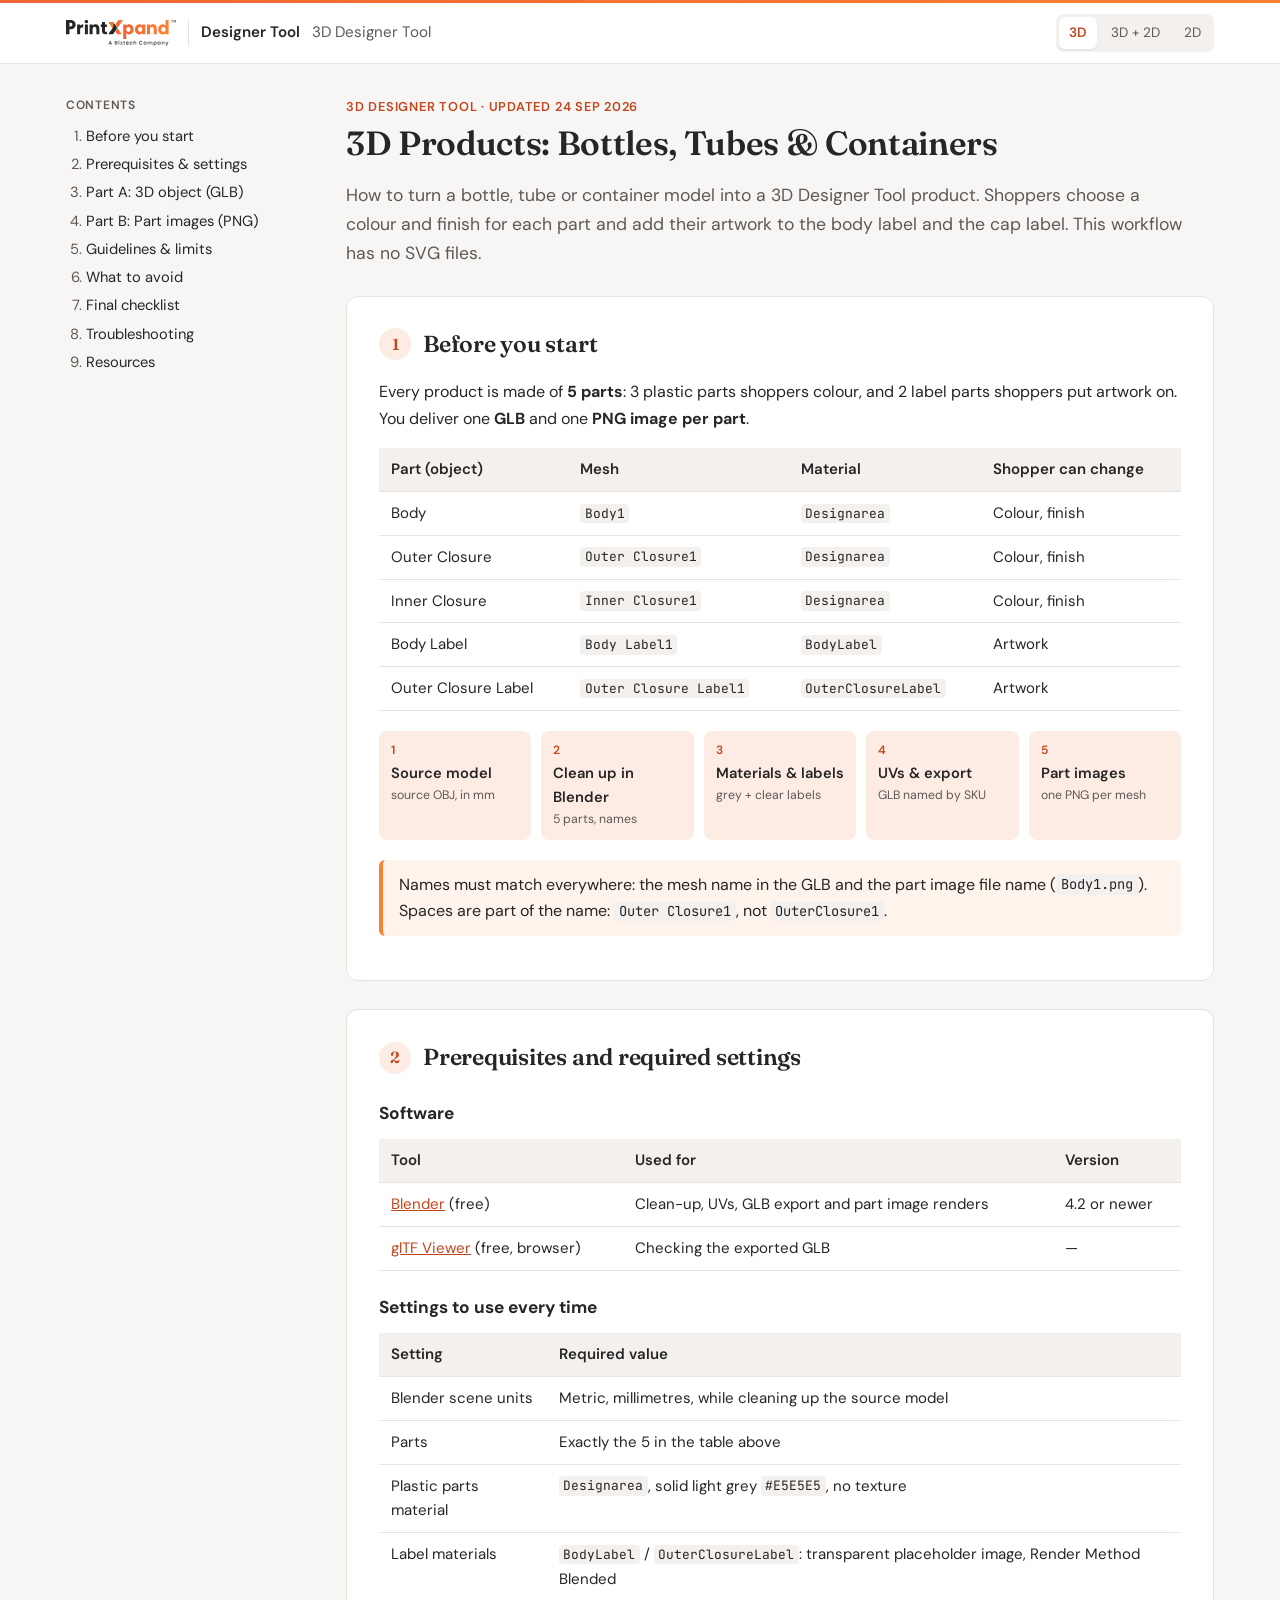
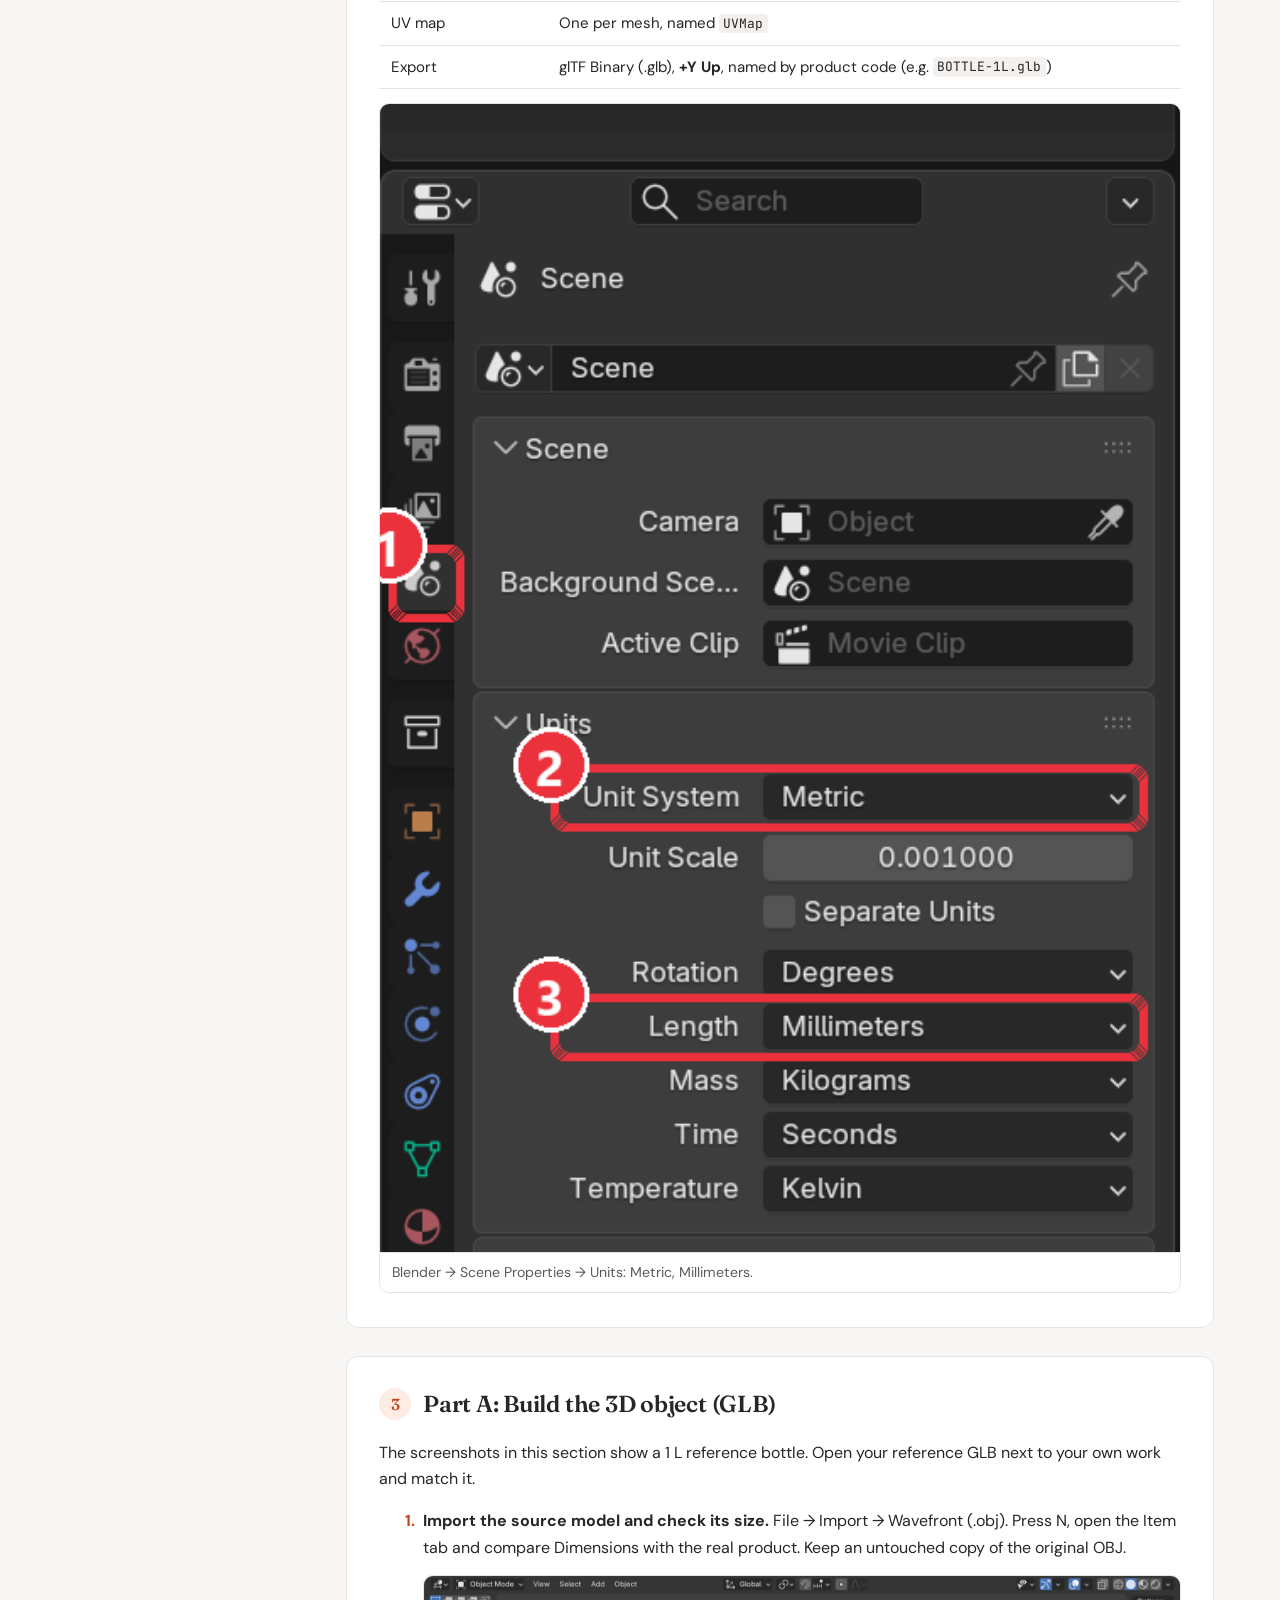
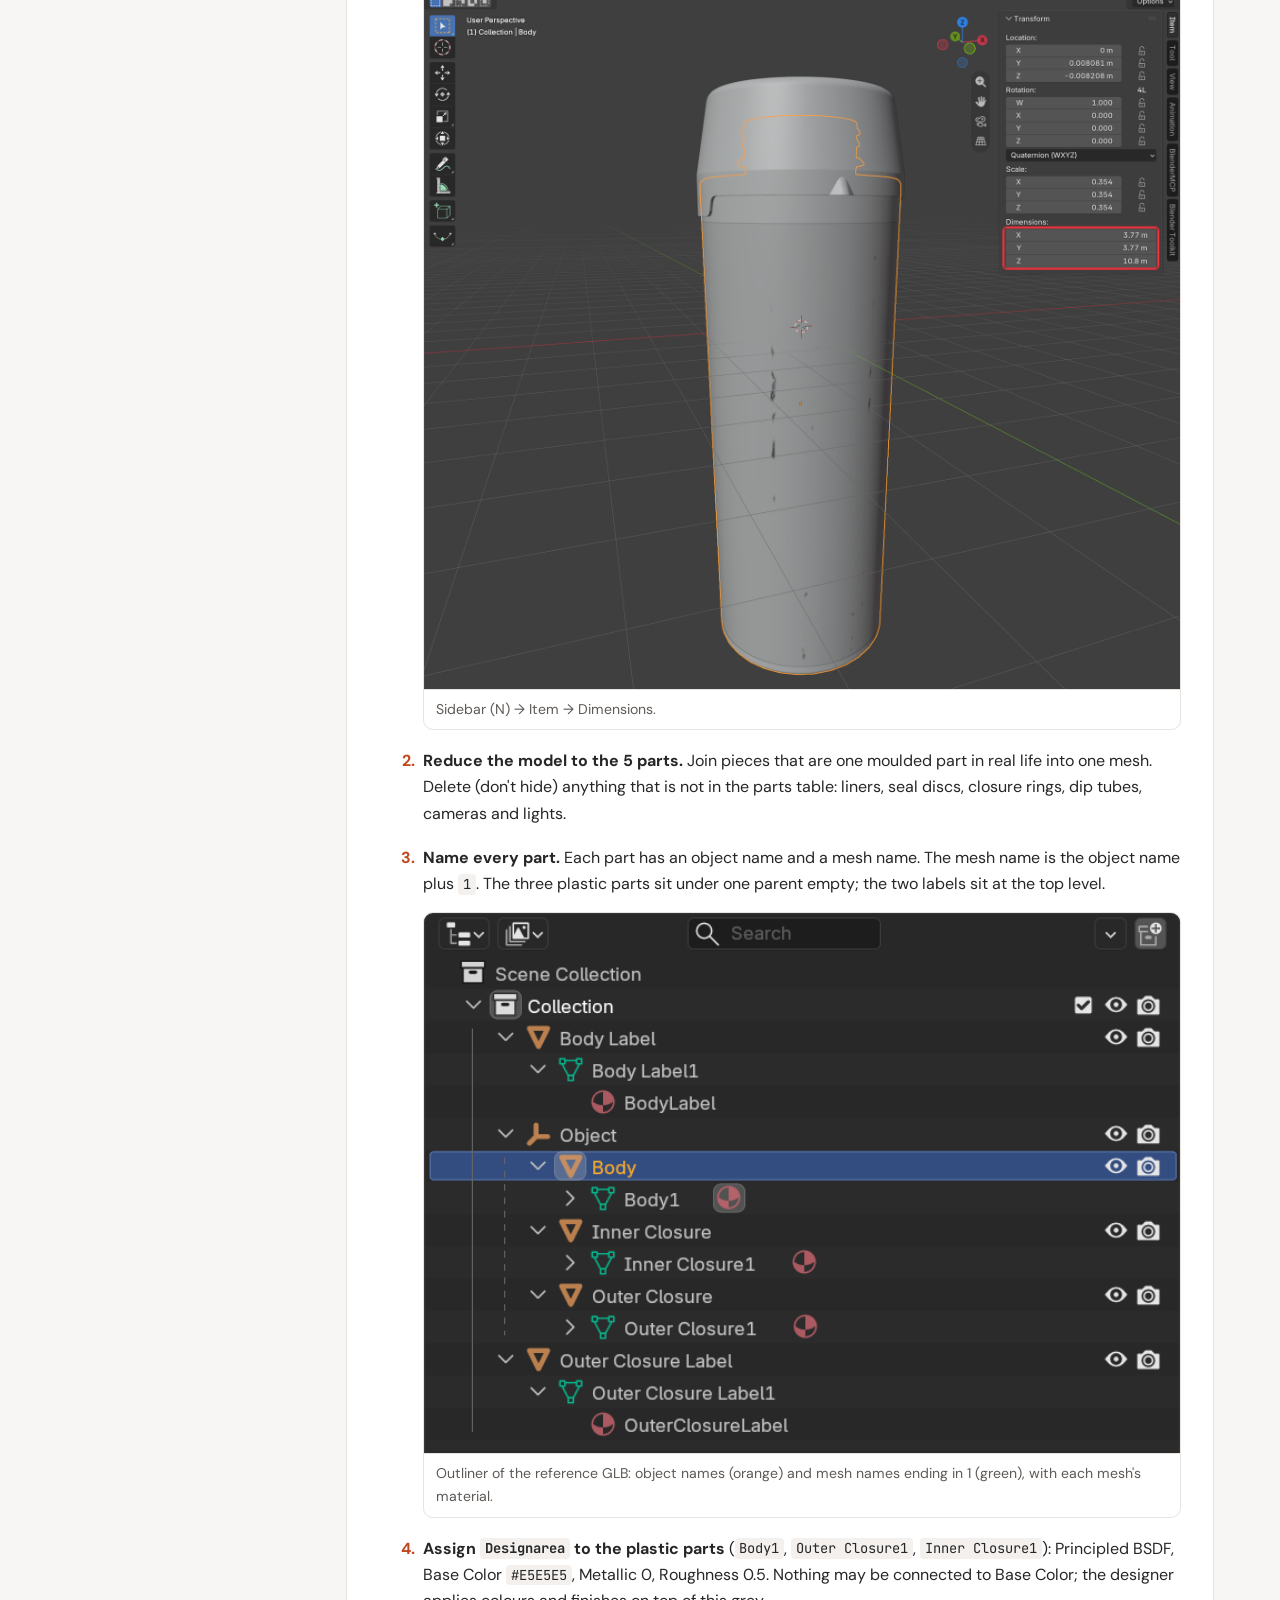
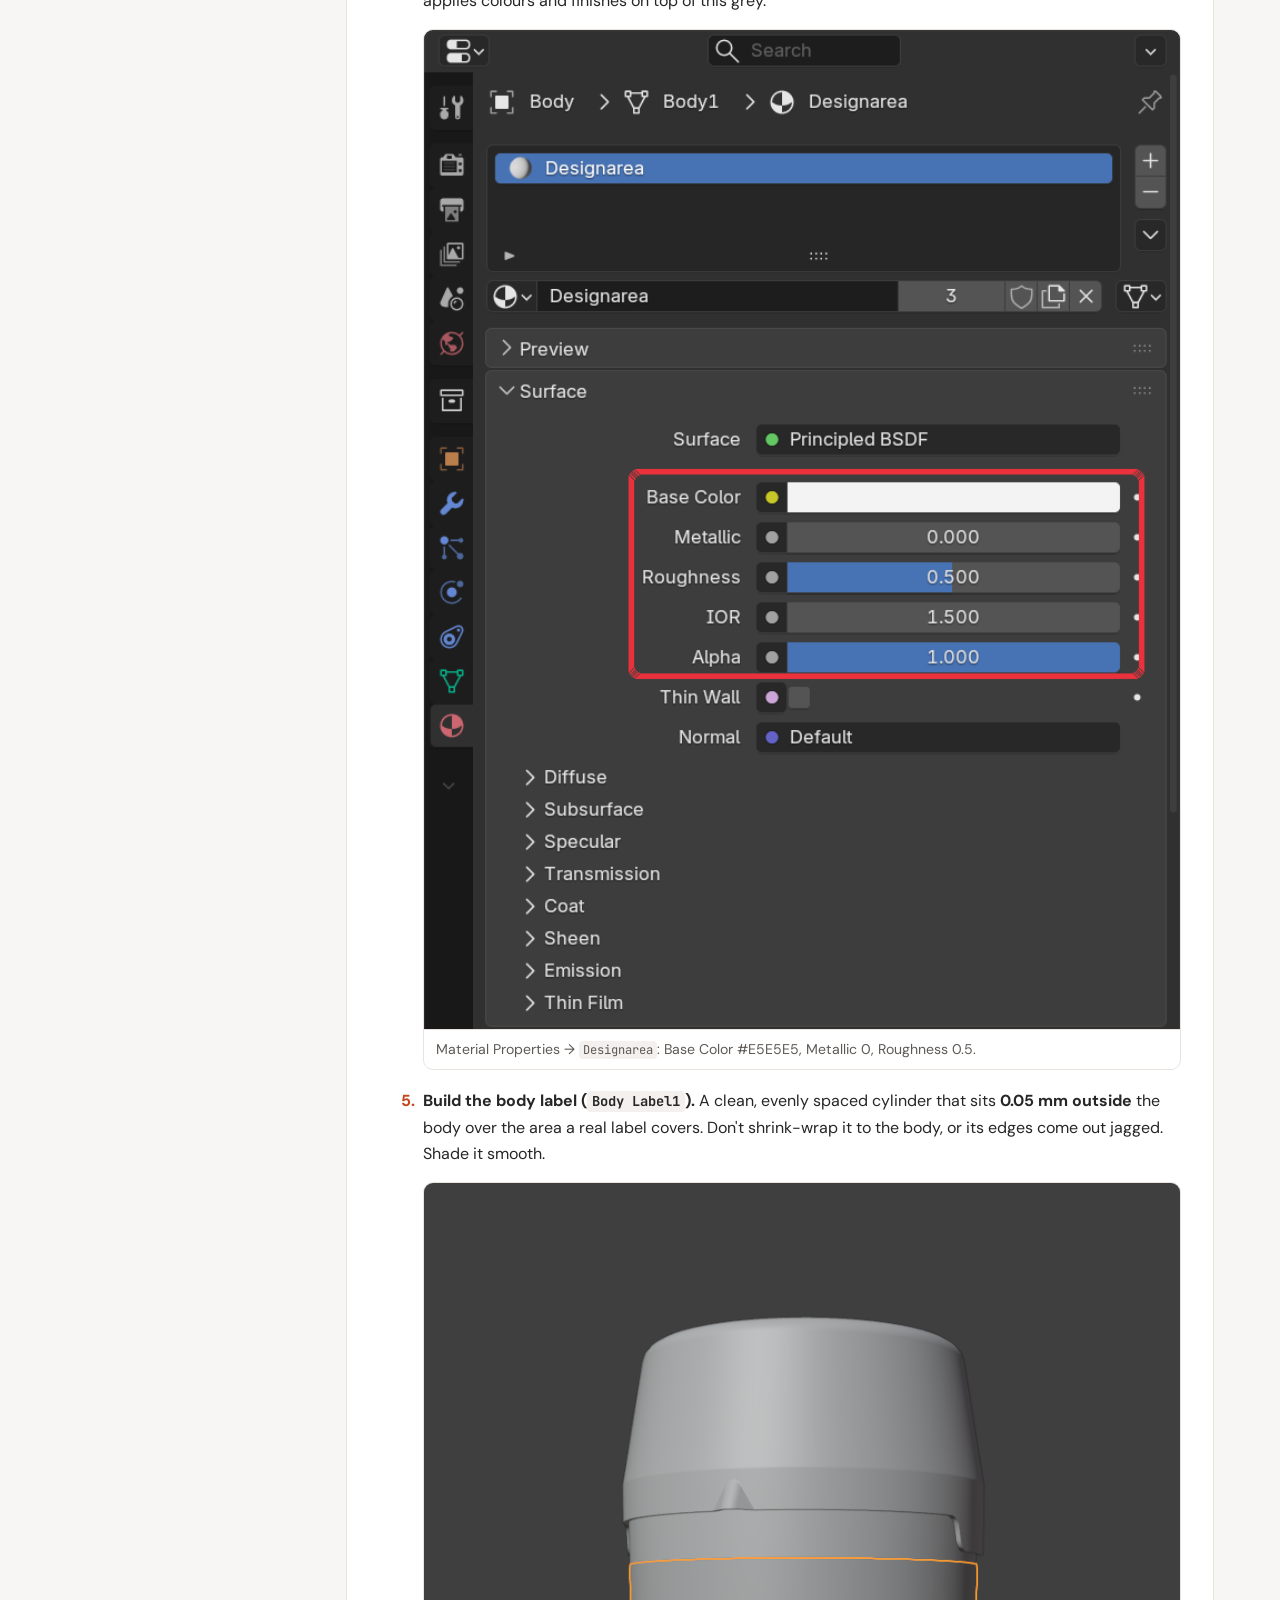
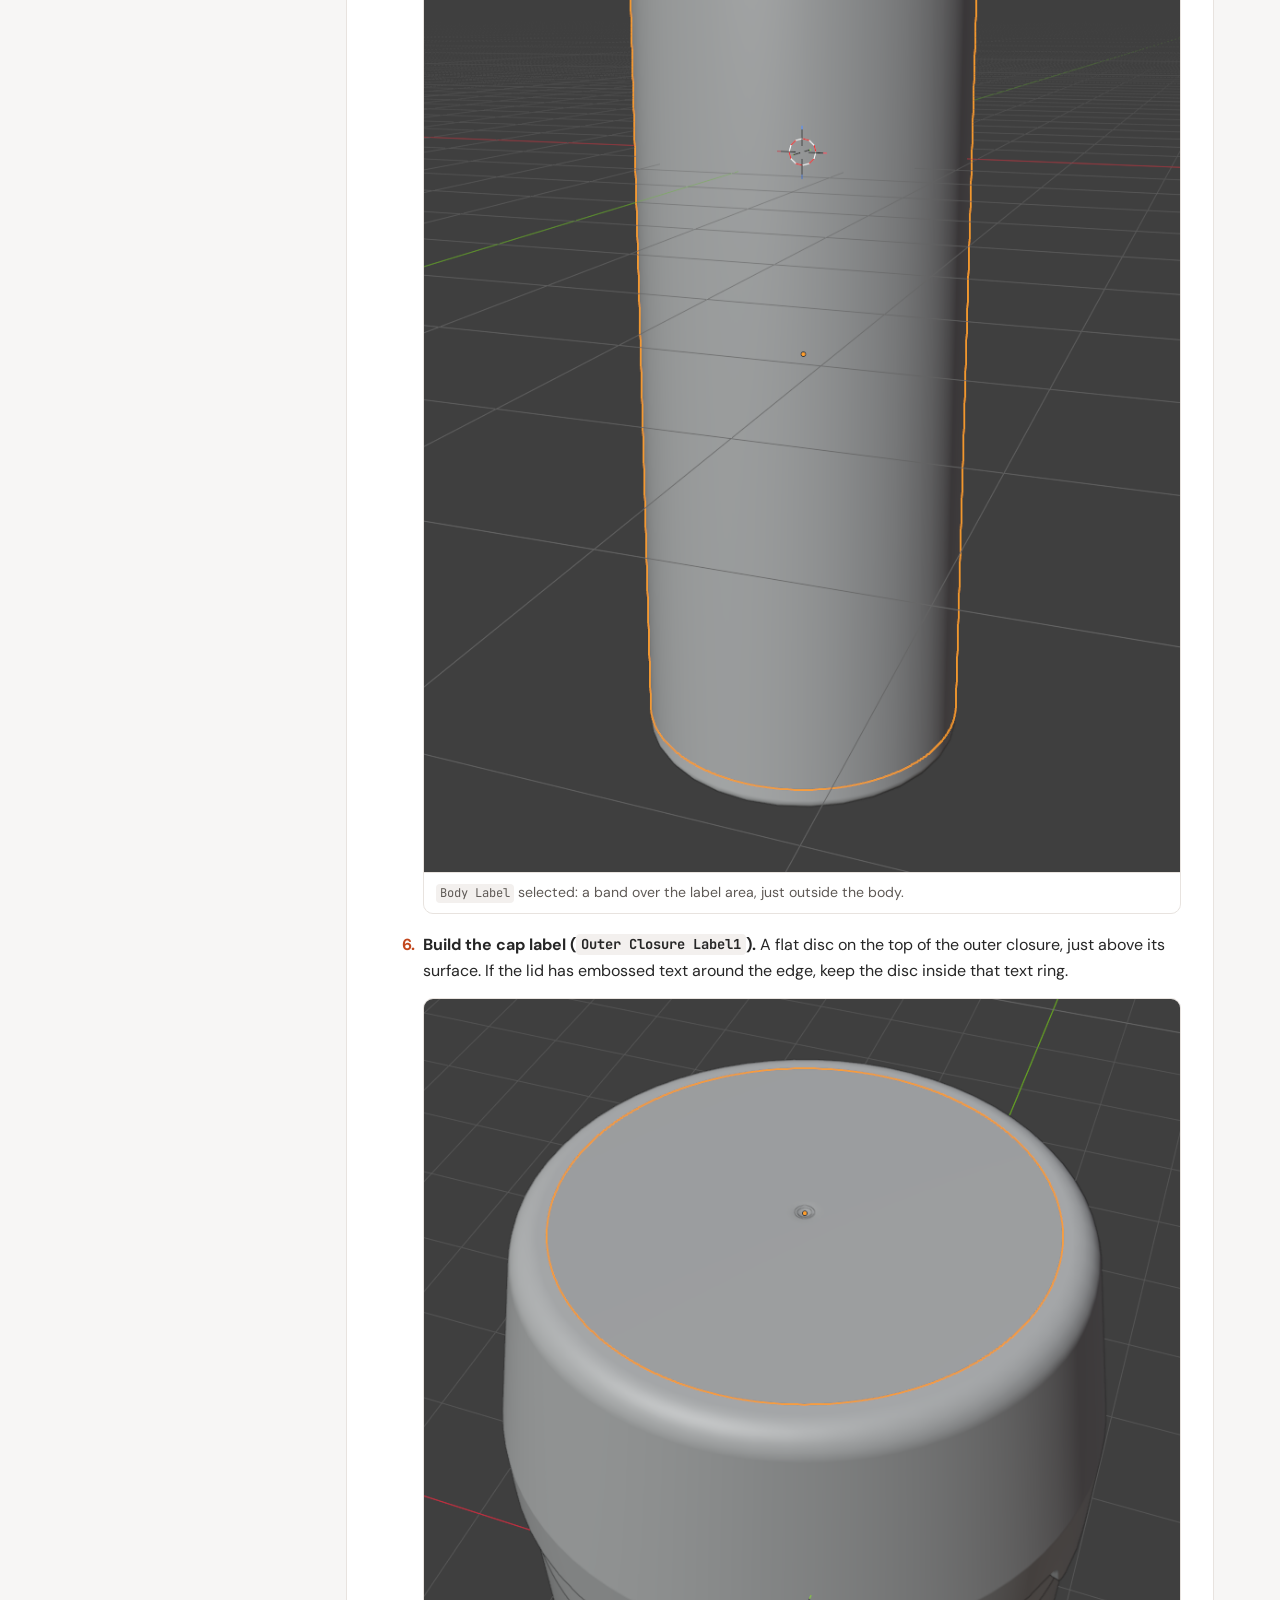
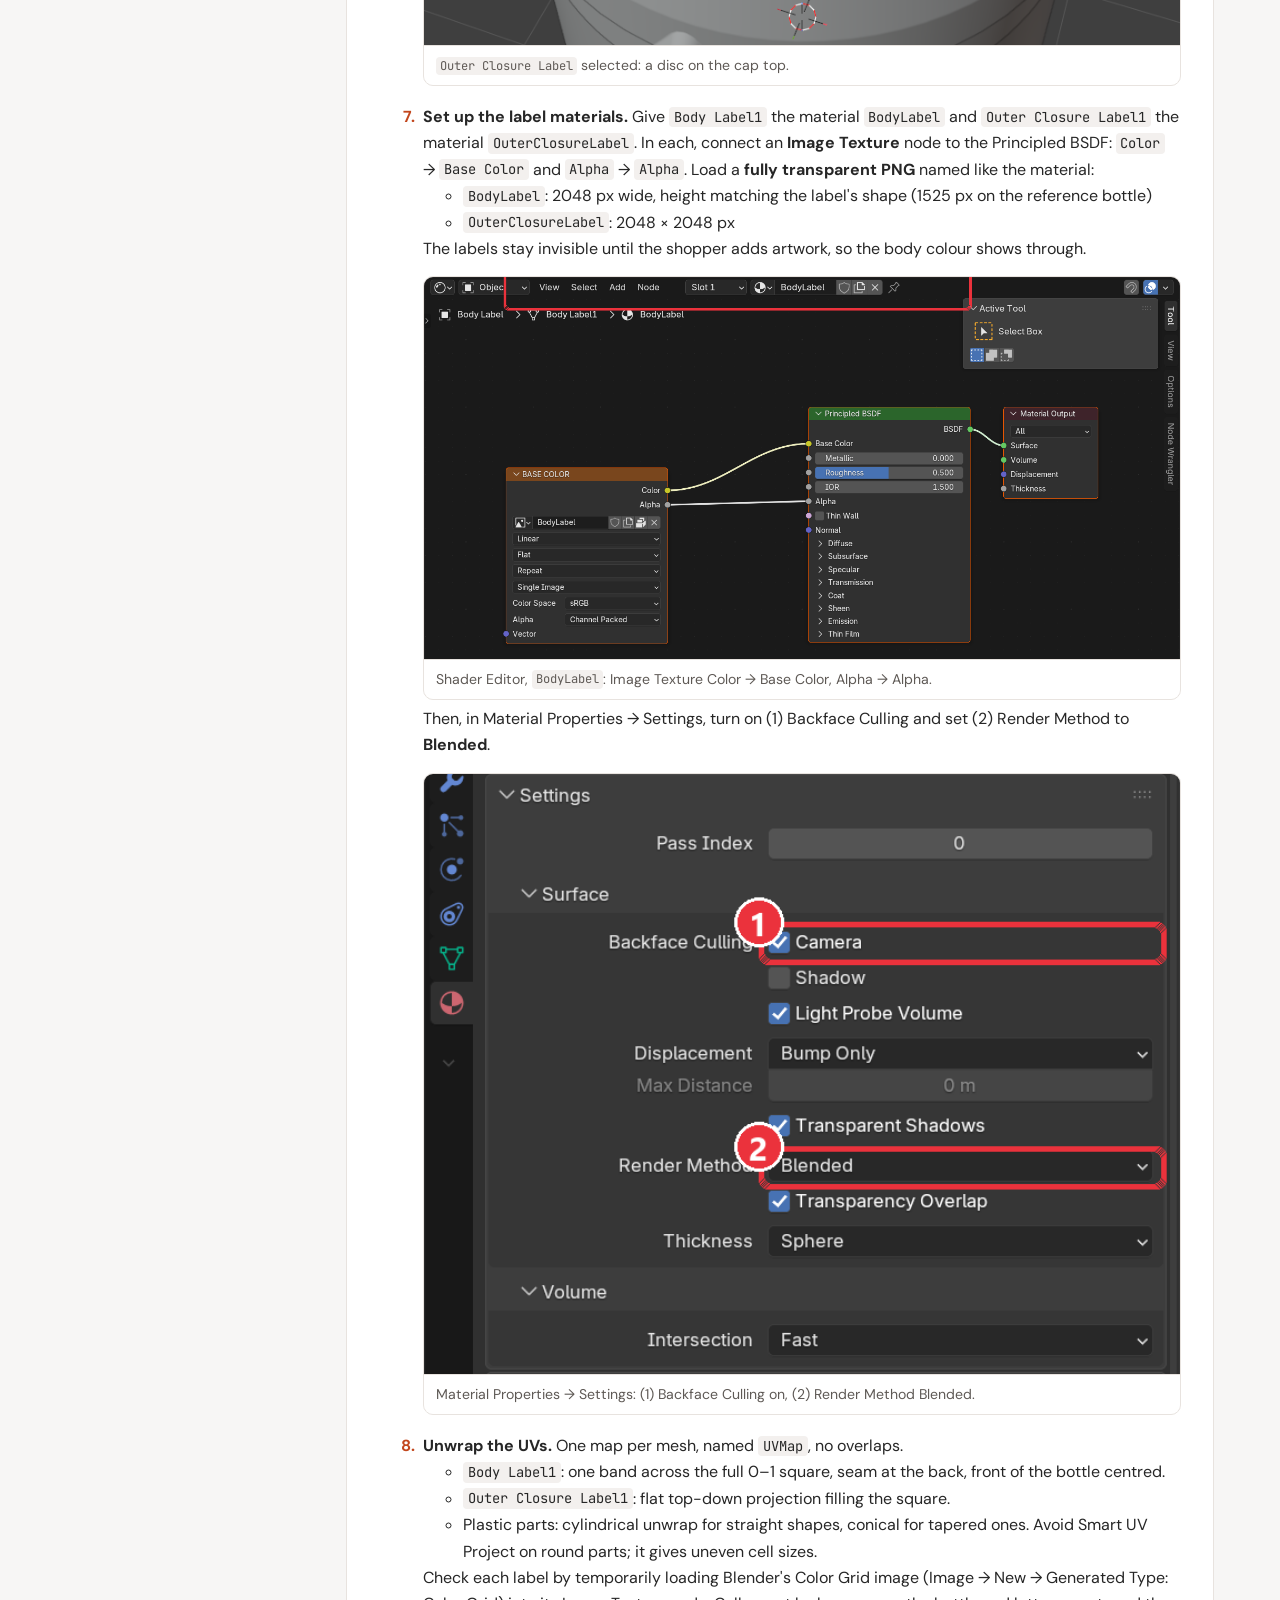
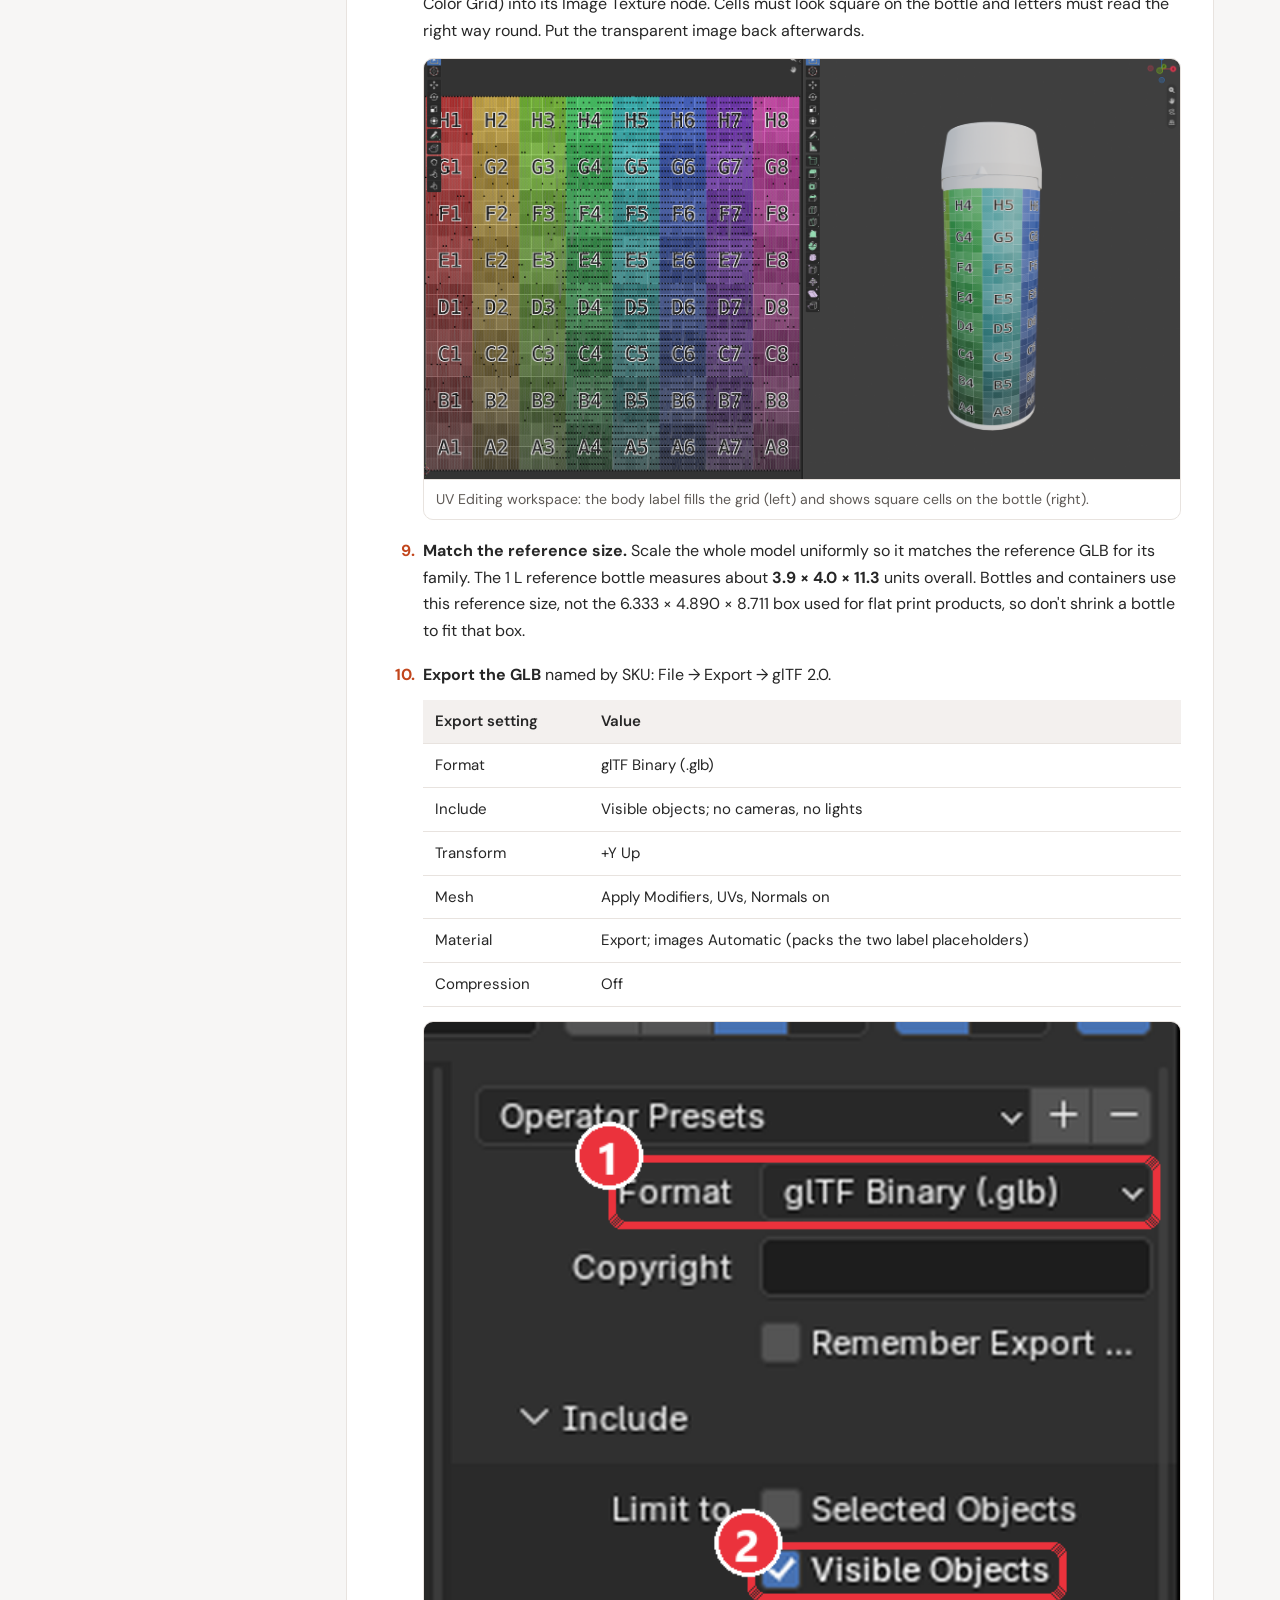
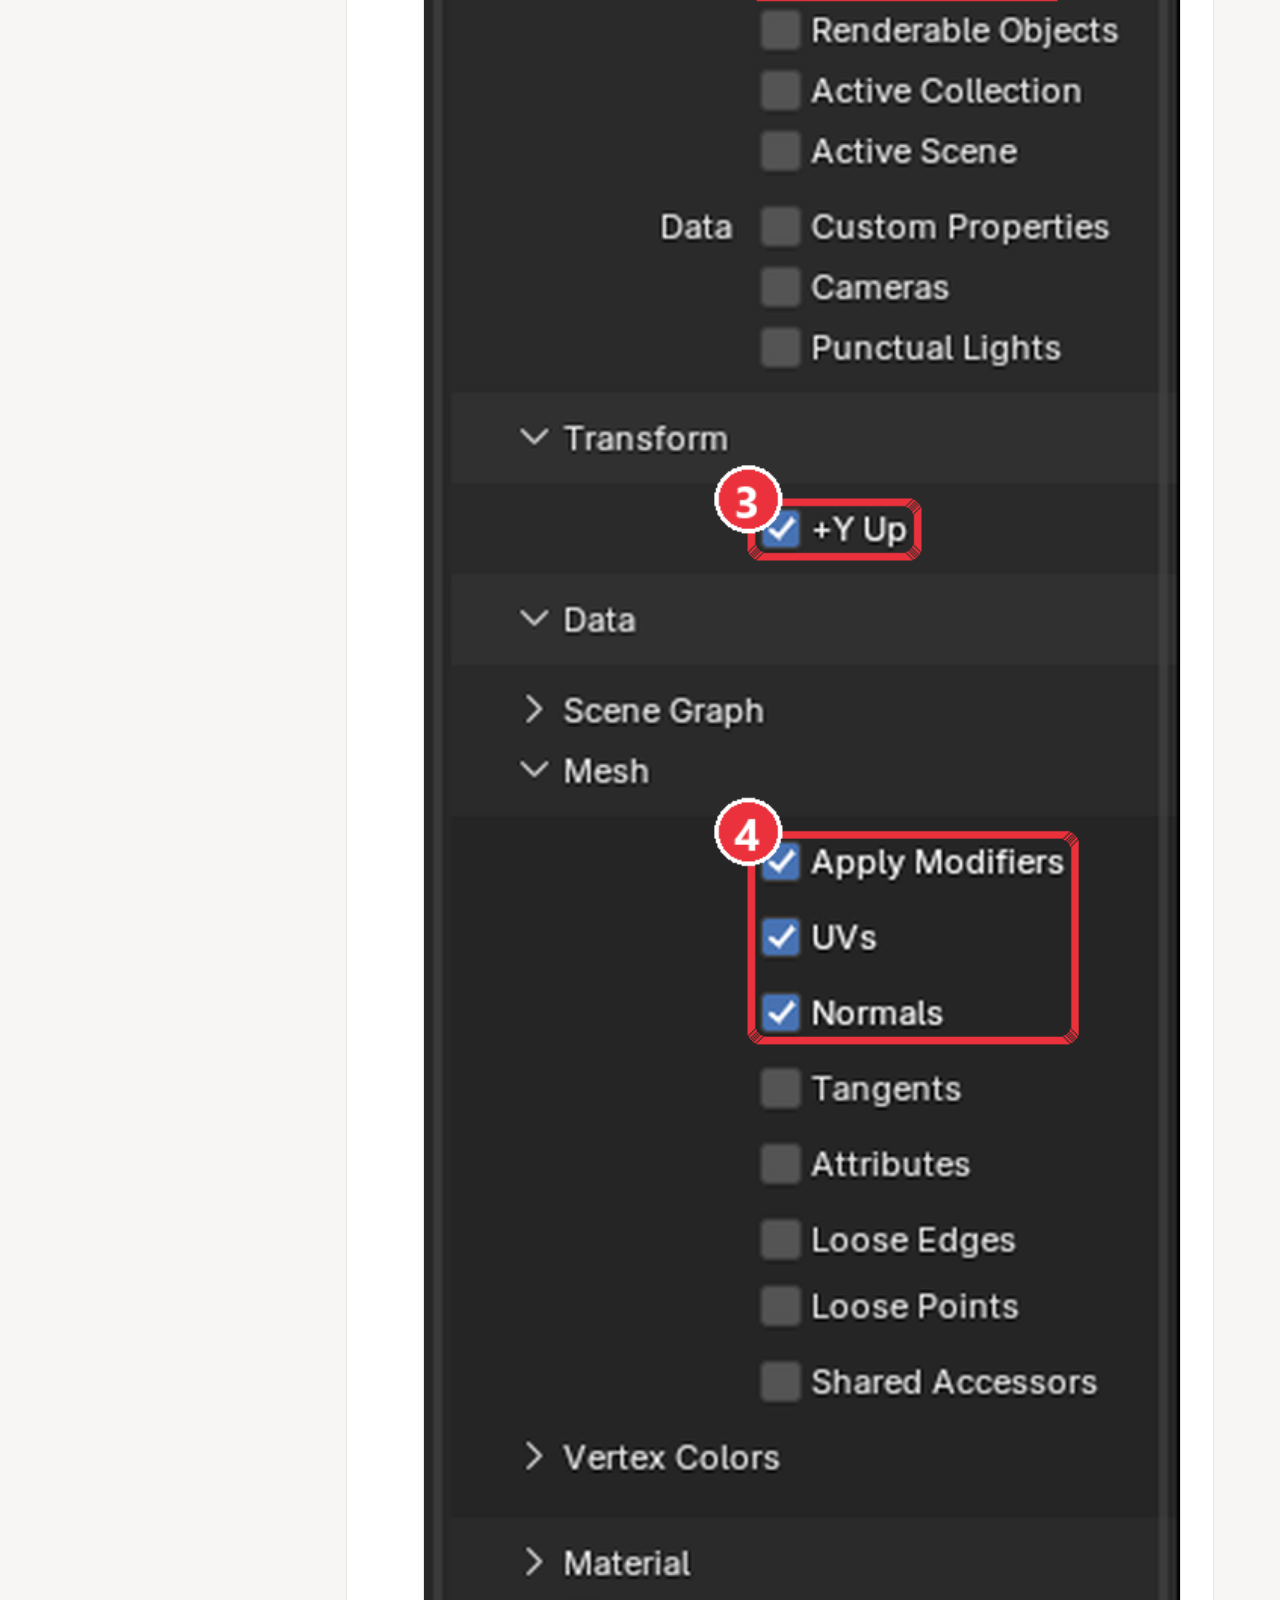
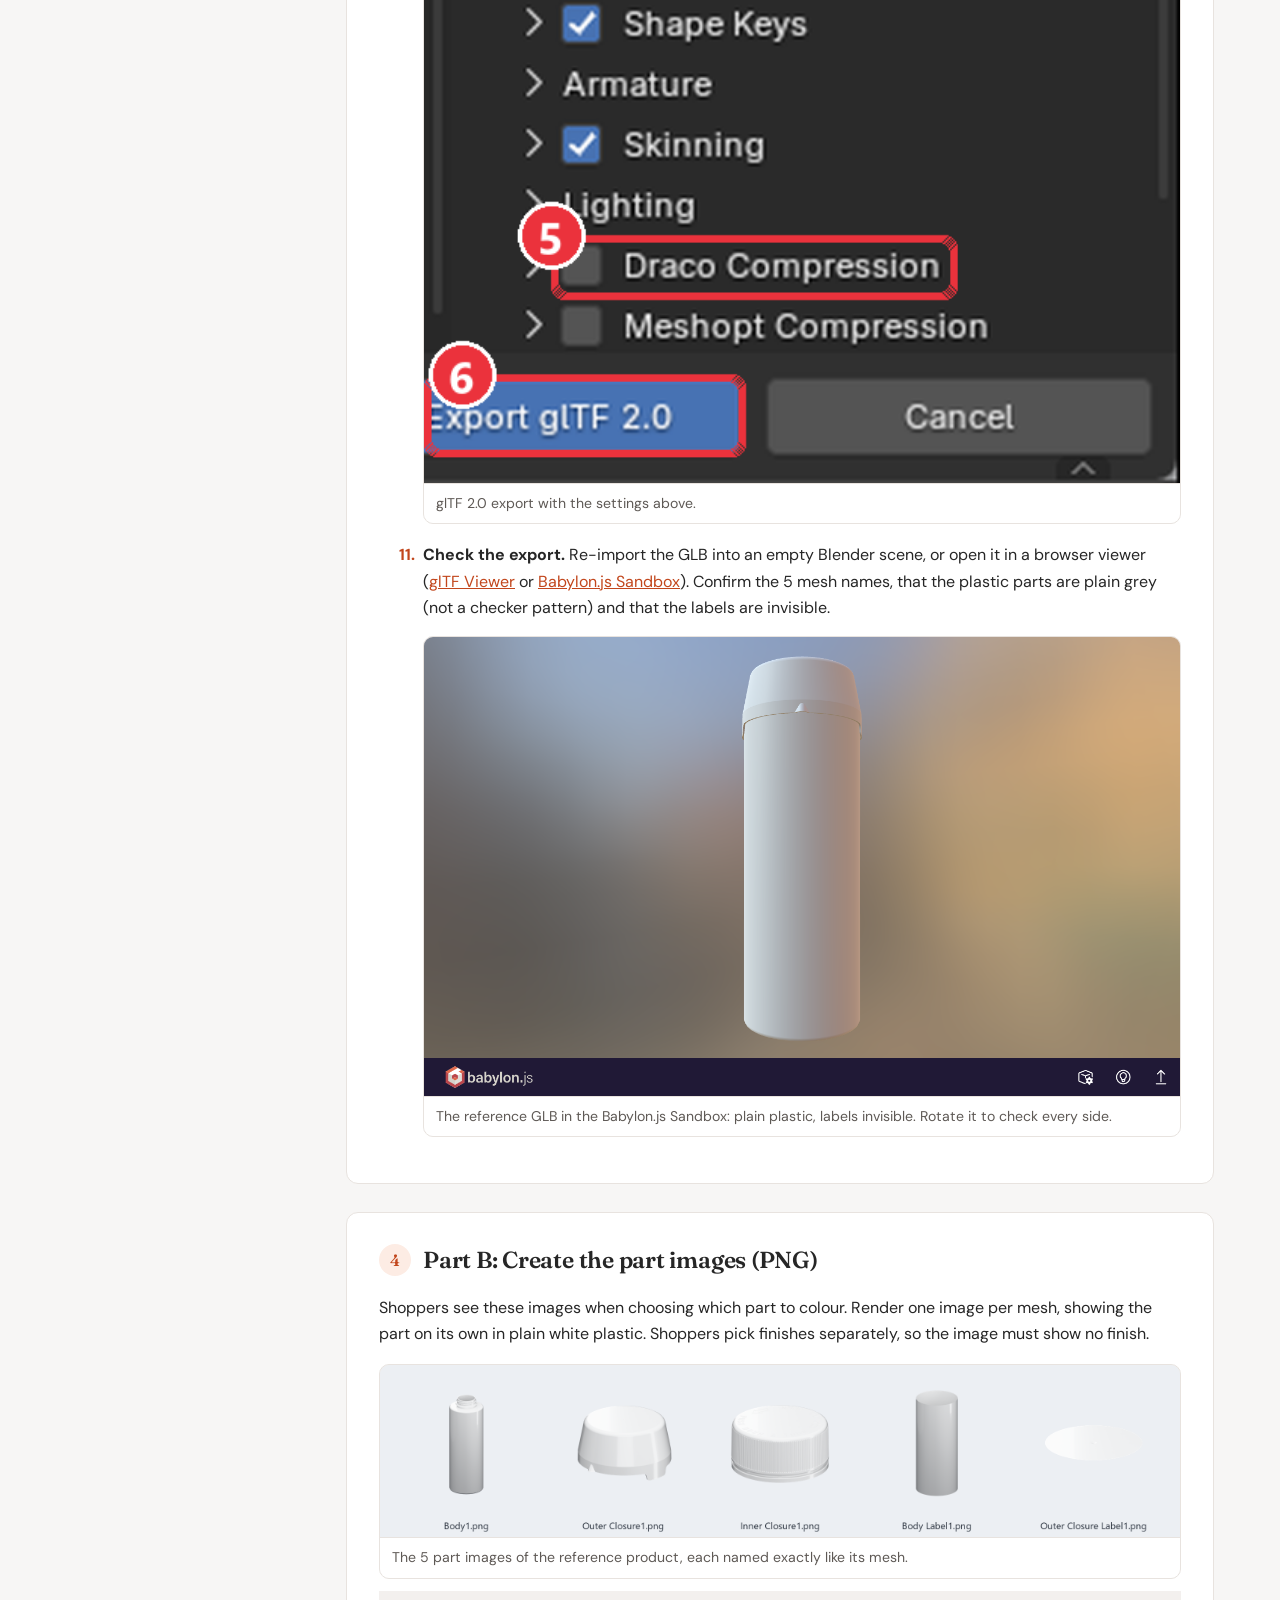
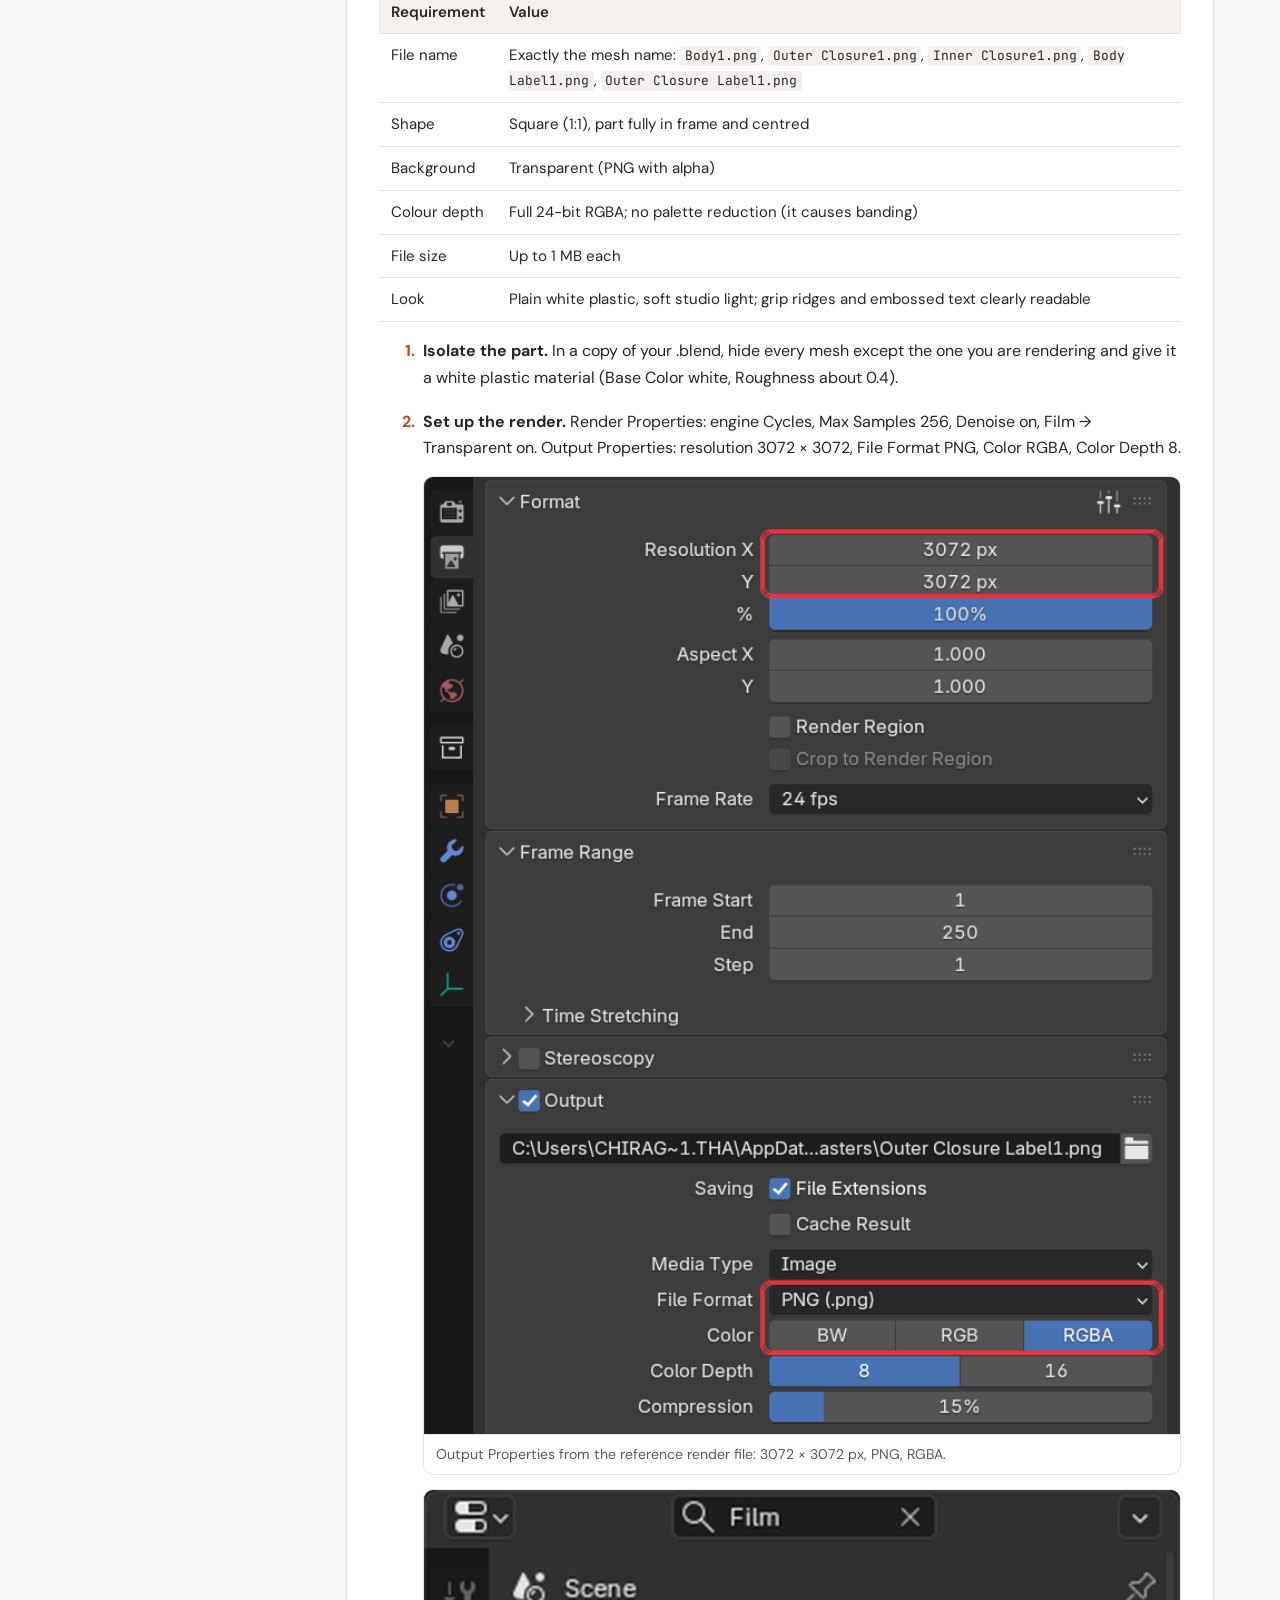
<file: 3d-designer.html>
<!doctype html>
<html lang="en">
<head>
<meta charset="utf-8">
<meta name="viewport" content="width=device-width, initial-scale=1">
<meta name="robots" content="noindex, nofollow">
<title>PrintXpand 3D Designer Tool Guide</title>
<meta name="description" content="Preparing products (5-part GLB + per-part images) for the 3D Designer Tool.">
<link rel="preconnect" href="https://fonts.googleapis.com">
<link rel="preconnect" href="https://fonts.gstatic.com" crossorigin>
<link href="https://fonts.googleapis.com/css2?family=DM+Sans:opsz,wght@9..40,400;9..40,500;9..40,600;9..40,700&family=Fraunces:opsz,wght@9..144,500;9..144,600&family=JetBrains+Mono:wght@400;500&display=swap" rel="stylesheet">
<link rel="icon" type="image/svg+xml" href="assets/favicon.svg">
<link rel="stylesheet" href="assets/style.css">
</head>
<body>
<header class="topbar">
  <div class="wrap">
    <a class="brand" href="index.html" aria-label="PrintXpand Designer Tool guides home"><img class="logo logo-light" src="assets/printxpand-logo.svg" alt="PrintXpand" width="110" height="26"><img class="logo logo-dark" src="assets/printxpand-logo-white.svg" alt="" width="110" height="26"><span class="product">Designer Tool</span></a>
    <span class="crumb">3D Designer Tool</span>
    <nav class="switch" aria-label="Designer tools"><a href="3d-designer.html" aria-current="page">3D</a><a href="3d-2d-designer.html">3D + 2D</a><a href="2d-designer.html">2D</a></nav>
  </div>
</header>

<div class="wrap layout">
<nav class="toc" aria-label="Contents">
  <p class="toc-title">Contents</p>
  <ol>
    <li><a href="#overview">Before you start</a></li>
    <li><a href="#prereq">Prerequisites &amp; settings</a></li>
    <li><a href="#part-a">Part A: 3D object (GLB)</a></li>
    <li><a href="#part-b">Part B: Part images (PNG)</a></li>
    <li><a href="#guidelines">Guidelines &amp; limits</a></li>
    <li><a href="#avoid">What to avoid</a></li>
    <li><a href="#checklist">Final checklist</a></li>
    <li><a href="#troubleshooting">Troubleshooting</a></li>
    <li><a href="#resources">Resources</a></li>
  </ol>
</nav>

<main>
<p class="kicker">3D Designer Tool · Updated 24 Sep 2026</p>
<h1>3D Products: Bottles, Tubes &amp; Containers</h1>
<p class="lead">How to turn a bottle, tube or container model into a 3D Designer Tool product. Shoppers choose a colour and finish for each part and add their artwork to the body label and the cap label. This workflow has no SVG files.</p>

<!-- 1 -->
<section id="overview">
<h2><span class="num">1</span>Before you start</h2>
<p>Every product is made of <strong>5 parts</strong>: 3 plastic parts shoppers colour, and 2 label parts shoppers put artwork on. You deliver one <strong>GLB</strong> and one <strong>PNG image per part</strong>.</p>
<div class="table-wrap"><table>
<thead><tr><th>Part (object)</th><th>Mesh</th><th>Material</th><th>Shopper can change</th></tr></thead>
<tbody>
<tr><td>Body</td><td><code>Body1</code></td><td><code>Designarea</code></td><td>Colour, finish</td></tr>
<tr><td>Outer Closure</td><td><code>Outer Closure1</code></td><td><code>Designarea</code></td><td>Colour, finish</td></tr>
<tr><td>Inner Closure</td><td><code>Inner Closure1</code></td><td><code>Designarea</code></td><td>Colour, finish</td></tr>
<tr><td>Body Label</td><td><code>Body Label1</code></td><td><code>BodyLabel</code></td><td>Artwork</td></tr>
<tr><td>Outer Closure Label</td><td><code>Outer Closure Label1</code></td><td><code>OuterClosureLabel</code></td><td>Artwork</td></tr>
</tbody></table></div>

<ol class="flow" aria-label="Workflow">
  <li>Source model<small>source OBJ, in mm</small></li>
  <li>Clean up in Blender<small>5 parts, names</small></li>
  <li>Materials &amp; labels<small>grey + clear labels</small></li>
  <li>UVs &amp; export<small>GLB named by SKU</small></li>
  <li>Part images<small>one PNG per mesh</small></li>
</ol>
<p class="note">Names must match everywhere: the mesh name in the GLB and the part image file name (<code>Body1.png</code>). Spaces are part of the name: <code>Outer Closure1</code>, not <code>OuterClosure1</code>.</p>
</section>

<!-- 2 -->
<section id="prereq">
<h2><span class="num">2</span>Prerequisites and required settings</h2>
<h3>Software</h3>
<div class="table-wrap"><table>
<thead><tr><th>Tool</th><th>Used for</th><th>Version</th></tr></thead>
<tbody>
<tr><td><a href="https://www.blender.org/download/">Blender</a> (free)</td><td>Clean-up, UVs, GLB export and part image renders</td><td>4.2 or newer</td></tr>
<tr><td><a href="https://gltf-viewer.donmccurdy.com/">glTF Viewer</a> (free, browser)</td><td>Checking the exported GLB</td><td>—</td></tr>
</tbody></table></div>
<h3>Settings to use every time</h3>
<div class="table-wrap"><table>
<thead><tr><th>Setting</th><th>Required value</th></tr></thead>
<tbody>
<tr><td>Blender scene units</td><td>Metric, millimetres, while cleaning up the source model</td></tr>
<tr><td>Parts</td><td>Exactly the 5 in the table above</td></tr>
<tr><td>Plastic parts material</td><td><code>Designarea</code>, solid light grey <code>#E5E5E5</code>, no texture</td></tr>
<tr><td>Label materials</td><td><code>BodyLabel</code> / <code>OuterClosureLabel</code>: transparent placeholder image, Render Method Blended</td></tr>
<tr><td>UV map</td><td>One per mesh, named <code>UVMap</code></td></tr>
<tr><td>Export</td><td>glTF Binary (.glb), <strong>+Y Up</strong>, named by product code (e.g. <code>BOTTLE-1L.glb</code>)</td></tr>
</tbody></table></div>
<figure class="shot" data-shot="a00-blender-units"><img src="images/a00-blender-units.png" alt="Blender Scene Properties with Unit System set to Metric and Length set to Millimeters" loading="lazy"><figcaption>Blender → Scene Properties → Units: Metric, Millimeters.</figcaption></figure>
</section>

<!-- 3 -->
<section id="part-a">
<h2><span class="num">3</span>Part A: Build the 3D object (GLB)</h2>
<p>The screenshots in this section show a 1 L reference bottle. Open your reference GLB next to your own work and match it.</p>
<ol class="steps">
<li><strong>Import the source model and check its size.</strong> File → Import → Wavefront (.obj). Press N, open the Item tab and compare Dimensions with the real product. Keep an untouched copy of the original OBJ.
<figure class="shot" data-shot="bottle-a01-import-dimensions"><img src="images/bottle-a01-import-dimensions.png" alt="Bottle in the Blender viewport with the Item panel showing its dimensions" loading="lazy"><figcaption>Sidebar (N) → Item → Dimensions.</figcaption></figure></li>
<li><strong>Reduce the model to the 5 parts.</strong> Join pieces that are one moulded part in real life into one mesh. Delete (don't hide) anything that is not in the parts table: liners, seal discs, closure rings, dip tubes, cameras and lights.</li>
<li><strong>Name every part.</strong> Each part has an object name and a mesh name. The mesh name is the object name plus <code>1</code>. The three plastic parts sit under one parent empty; the two labels sit at the top level.
<figure class="shot" data-shot="bottle-a02-outliner"><img src="images/bottle-a02-outliner.png" alt="Blender Outliner showing Body Label, Object with Body, Inner Closure and Outer Closure, and Outer Closure Label" loading="lazy"><figcaption>Outliner of the reference GLB: object names (orange) and mesh names ending in 1 (green), with each mesh's material.</figcaption></figure></li>
<li><strong>Assign <code>Designarea</code> to the plastic parts</strong> (<code>Body1</code>, <code>Outer Closure1</code>, <code>Inner Closure1</code>): Principled BSDF, Base Color <code>#E5E5E5</code>, Metallic 0, Roughness 0.5. Nothing may be connected to Base Color; the designer applies colours and finishes on top of this grey.
<figure class="shot" data-shot="bottle-a03-designarea-material"><img src="images/bottle-a03-designarea-material.png" alt="Material Properties of Body showing the Designarea material" loading="lazy"><figcaption>Material Properties → <code>Designarea</code>: Base Color #E5E5E5, Metallic 0, Roughness 0.5.</figcaption></figure></li>
<li><strong>Build the body label (<code>Body Label1</code>).</strong> A clean, evenly spaced cylinder that sits <strong>0.05 mm outside</strong> the body over the area a real label covers. Don't shrink-wrap it to the body, or its edges come out jagged. Shade it smooth.
<figure class="shot" data-shot="bottle-a05-body-label"><img src="images/bottle-a05-body-label.png" alt="Body Label selected on the bottle, outlined in orange" loading="lazy"><figcaption><code>Body Label</code> selected: a band over the label area, just outside the body.</figcaption></figure></li>
<li><strong>Build the cap label (<code>Outer Closure Label1</code>).</strong> A flat disc on the top of the outer closure, just above its surface. If the lid has embossed text around the edge, keep the disc inside that text ring.
<figure class="shot" data-shot="bottle-a06-closure-label"><img src="images/bottle-a06-closure-label.png" alt="Outer Closure Label disc selected on top of the cap" loading="lazy"><figcaption><code>Outer Closure Label</code> selected: a disc on the cap top.</figcaption></figure></li>
<li><strong>Set up the label materials.</strong> Give <code>Body Label1</code> the material <code>BodyLabel</code> and <code>Outer Closure Label1</code> the material <code>OuterClosureLabel</code>. In each, connect an <strong>Image Texture</strong> node to the Principled BSDF: <code>Color</code> → <code>Base Color</code> and <code>Alpha</code> → <code>Alpha</code>. Load a <strong>fully transparent PNG</strong> named like the material:
<ul>
<li><code>BodyLabel</code>: 2048 px wide, height matching the label's shape (1525 px on the reference bottle)</li>
<li><code>OuterClosureLabel</code>: 2048 × 2048 px</li>
</ul>
The labels stay invisible until the shopper adds artwork, so the body colour shows through.
<figure class="shot" data-shot="bottle-a04-label-material-nodes"><img src="images/bottle-a04-label-material-nodes.png" alt="Shader Editor showing an Image Texture node feeding Base Color and Alpha of the Principled BSDF" loading="lazy"><figcaption>Shader Editor, <code>BodyLabel</code>: Image Texture Color → Base Color, Alpha → Alpha.</figcaption></figure>
Then, in Material Properties → Settings, turn on (1) Backface Culling and set (2) Render Method to <strong>Blended</strong>.
<figure class="shot" data-shot="bottle-a09-label-settings"><img src="images/bottle-a09-label-settings.png" alt="Material Settings with Backface Culling on and Render Method Blended" loading="lazy"><figcaption>Material Properties → Settings: (1) Backface Culling on, (2) Render Method Blended.</figcaption></figure></li>
<li><strong>Unwrap the UVs.</strong> One map per mesh, named <code>UVMap</code>, no overlaps.
<ul>
<li><code>Body Label1</code>: one band across the full 0–1 square, seam at the back, front of the bottle centred.</li>
<li><code>Outer Closure Label1</code>: flat top-down projection filling the square.</li>
<li>Plastic parts: cylindrical unwrap for straight shapes, conical for tapered ones. Avoid Smart UV Project on round parts; it gives uneven cell sizes.</li>
</ul>
Check each label by temporarily loading Blender's Color Grid image (Image → New → Generated Type: Color Grid) into its Image Texture node. Cells must look square on the bottle and letters must read the right way round. Put the transparent image back afterwards.
<figure class="shot" data-shot="bottle-a07-uv-color-grid"><img src="images/bottle-a07-uv-color-grid.png" alt="UV Editor with the Color Grid and the bottle label showing even square cells" loading="lazy"><figcaption>UV Editing workspace: the body label fills the grid (left) and shows square cells on the bottle (right).</figcaption></figure></li>
<li><strong>Match the reference size.</strong> Scale the whole model uniformly so it matches the reference GLB for its family. The 1 L reference bottle measures about <strong>3.9 × 4.0 × 11.3</strong> units overall. Bottles and containers use this reference size, not the 6.333 × 4.890 × 8.711 box used for flat print products, so don't shrink a bottle to fit that box.</li>
<li><strong>Export the GLB</strong> named by SKU: File → Export → glTF 2.0.
<div class="table-wrap"><table>
<thead><tr><th>Export setting</th><th>Value</th></tr></thead>
<tbody>
<tr><td>Format</td><td>glTF Binary (.glb)</td></tr>
<tr><td>Include</td><td>Visible objects; no cameras, no lights</td></tr>
<tr><td>Transform</td><td>+Y Up</td></tr>
<tr><td>Mesh</td><td>Apply Modifiers, UVs, Normals on</td></tr>
<tr><td>Material</td><td>Export; images Automatic (packs the two label placeholders)</td></tr>
<tr><td>Compression</td><td>Off</td></tr>
</tbody></table></div>
<figure class="shot" data-shot="a08-gltf-export"><img src="images/a08-gltf-export.png" alt="Blender glTF 2.0 export dialog with GLB format and +Y Up selected" loading="lazy"><figcaption>glTF 2.0 export with the settings above.</figcaption></figure></li>
<li><strong>Check the export.</strong> Re-import the GLB into an empty Blender scene, or open it in a browser viewer (<a href="https://gltf-viewer.donmccurdy.com/">glTF Viewer</a> or <a href="https://sandbox.babylonjs.com/">Babylon.js Sandbox</a>). Confirm the 5 mesh names, that the plastic parts are plain grey (not a checker pattern) and that the labels are invisible.
<figure class="shot" data-shot="bottle-a10-gltf-viewer"><img src="images/bottle-a10-gltf-viewer.png" alt="Reference bottle GLB open in the Babylon.js Sandbox, plain grey with invisible labels" loading="lazy"><figcaption>The reference GLB in the Babylon.js Sandbox: plain plastic, labels invisible. Rotate it to check every side.</figcaption></figure></li>
</ol>
</section>

<!-- 4 -->
<section id="part-b">
<h2><span class="num">4</span>Part B: Create the part images (PNG)</h2>
<p>Shoppers see these images when choosing which part to colour. Render one image per mesh, showing the part on its own in plain white plastic. Shoppers pick finishes separately, so the image must show no finish.</p>
<figure class="shot" data-shot="bottle-b02-part-images"><img src="images/bottle-b02-part-images.png" alt="The five part images of the reference bottle: Body1, Outer Closure1, Inner Closure1, Body Label1, Outer Closure Label1" loading="lazy"><figcaption>The 5 part images of the reference product, each named exactly like its mesh.</figcaption></figure>
<div class="table-wrap"><table>
<thead><tr><th>Requirement</th><th>Value</th></tr></thead>
<tbody>
<tr><td>File name</td><td>Exactly the mesh name: <code>Body1.png</code>, <code>Outer Closure1.png</code>, <code>Inner Closure1.png</code>, <code>Body Label1.png</code>, <code>Outer Closure Label1.png</code></td></tr>
<tr><td>Shape</td><td>Square (1:1), part fully in frame and centred</td></tr>
<tr><td>Background</td><td>Transparent (PNG with alpha)</td></tr>
<tr><td>Colour depth</td><td>Full 24-bit RGBA; no palette reduction (it causes banding)</td></tr>
<tr><td>File size</td><td>Up to 1 MB each</td></tr>
<tr><td>Look</td><td>Plain white plastic, soft studio light; grip ridges and embossed text clearly readable</td></tr>
</tbody></table></div>
<ol class="steps">
<li><strong>Isolate the part.</strong> In a copy of your .blend, hide every mesh except the one you are rendering and give it a white plastic material (Base Color white, Roughness about 0.4).</li>
<li><strong>Set up the render.</strong> Render Properties: engine Cycles, Max Samples 256, Denoise on, Film → Transparent on. Output Properties: resolution 3072 × 3072, File Format PNG, Color RGBA, Color Depth 8.
<figure class="shot" data-shot="bottle-b01-output-settings"><img src="images/bottle-b01-output-settings.png" alt="Blender Output Properties with 3072 by 3072 resolution and PNG RGBA output" loading="lazy"><figcaption>Output Properties from the reference render file: 3072 × 3072 px, PNG, RGBA.</figcaption></figure>
<figure class="shot" data-shot="bottle-b01-film-transparent"><img src="images/bottle-b01-film-transparent.png" alt="Blender Render Properties with the Film panel open and Transparent ticked" loading="lazy"><figcaption>Render Properties → Film → Transparent ticked, so the background renders see-through.</figcaption></figure></li>
<li><strong>Frame and render.</strong> Aim the camera at a slight three-quarter angle so the part's shape reads, with a small margin all round. Render (F12) and save as <code>&lt;mesh name&gt;.png</code>.</li>
<li><strong>Fit the 1 MB limit.</strong> If a file is over 1 MB, scale it down (keeping it square) until it fits. The reference images are 1900–3060 px square. Do not reduce them to 256 colours.</li>
</ol>
</section>

<!-- 5 -->
<section id="guidelines">
<h2><span class="num">5</span>Guidelines, limitations and recommendations</h2>
<div class="table-wrap"><table>
<thead><tr><th>Item</th><th>Limit or rule</th></tr></thead>
<tbody>
<tr><td>Parts</td><td>5: Body, Outer Closure, Inner Closure, Body Label, Outer Closure Label</td></tr>
<tr><td>Plastic materials</td><td>One shared <code>Designarea</code>, solid grey. Mapping, Mix or procedural nodes do not survive export</td></tr>
<tr><td>Label materials</td><td>Transparent placeholder image, Color and Alpha connected, Render Method Blended</td></tr>
<tr><td>UV maps</td><td>One per mesh, named <code>UVMap</code>, inside the 0–1 square, square cells on the labels</td></tr>
<tr><td>GLB size</td><td>Keep it light; the reference GLB is 1.6 MB</td></tr>
<tr><td>Part images</td><td>One per mesh, square, transparent, 24-bit RGBA, up to 1 MB</td></tr>
</tbody></table></div>
<h3>Recommendations</h3>
<ul>
<li>Start each new SKU from the reference GLB of the same family and keep its names and structure.</li>
<li>Finish one product end to end, including the checklist, before starting a batch.</li>
<li>Keep a master .blend for every SKU so you can re-scale, re-unwrap or re-render later.</li>
<li>Re-open every exported GLB to check it. Re-saving a .blend after importing a GLB can attach a stray image to <code>Designarea</code>.</li>
</ul>
</section>

<!-- 6 -->
<section id="avoid">
<h2><span class="num">6</span>What to avoid</h2>
<p>These are the mistakes that most often break a 3D Designer Tool product. Each one looks harmless in Blender but shows up in the designer.</p>
<h3>Model and parts</h3>
<div class="table-wrap"><table class="avoid">
<thead><tr><th>Avoid</th><th>What goes wrong</th><th>Do instead</th></tr></thead>
<tbody>
<tr><td>Hiding parts you don't need</td><td>Hidden parts still export and can show through a clear or frosted finish</td><td>Delete them</td></tr>
<tr><td>Extra parts (seal discs, closure rings, liners, dip tubes)</td><td>They have no part image, so the part selector breaks</td><td>Keep exactly the 5 parts</td></tr>
<tr><td>Changing names: <code>OuterClosure1</code>, <code>Body1.001</code>, <code>body1</code></td><td>The mesh no longer matches its part image</td><td>Use the names in the parts table exactly, spaces included</td></tr>
<tr><td>Label shrink-wrapped to the body, or sitting inside it</td><td>Jagged edges, flickering, or a label that disappears</td><td>An even cylinder 0.05 mm outside the body</td></tr>
<tr><td>Cap label over the lid's embossed text</td><td>Artwork covers the safety text</td><td>Keep the disc inside the text ring</td></tr>
<tr><td>Smart UV Project on round parts</td><td>Uneven UV cells, so artwork stretches in places</td><td>Cylindrical or conical unwrap; check with the Color Grid</td></tr>
</tbody></table></div>
<h3>Materials</h3>
<div class="table-wrap"><table class="avoid">
<thead><tr><th>Avoid</th><th>What goes wrong</th><th>Do instead</th></tr></thead>
<tbody>
<tr><td>Any image or texture on <code>Designarea</code></td><td>Shoppers see a checker or pattern instead of plain plastic</td><td>Solid #E5E5E5, nothing connected to Base Color</td></tr>
<tr><td>Colours, metallic or finishes baked into materials</td><td>The designer's finishes look wrong on top</td><td>Leave plastic parts plain grey; the designer applies finishes</td></tr>
<tr><td>A white or coloured label image</td><td>A band covers the body even when there's no artwork</td><td>Fully transparent PNG placeholder</td></tr>
<tr><td>Alpha not connected, or Render Method left on Dithered/Opaque</td><td>Transparency is ignored and the label shows</td><td>Alpha → Alpha, Render Method Blended</td></tr>
<tr><td>Mapping, Mix or procedural nodes</td><td>They are dropped on export, so the result differs from Blender</td><td>Plain Principled BSDF values and one Image Texture on labels</td></tr>
</tbody></table></div>
<h3>Export and part images</h3>
<div class="table-wrap"><table class="avoid">
<thead><tr><th>Avoid</th><th>What goes wrong</th><th>Do instead</th></tr></thead>
<tbody>
<tr><td>Exporting cameras, lights or Draco compression</td><td>Extra objects in the scene; compressed files may not load</td><td>Visible objects only, compression off</td></tr>
<tr><td>Exporting without +Y Up</td><td>Model appears lying on its side</td><td>Tick +Y Up</td></tr>
<tr><td>Re-saving the .blend after importing a GLB to check it</td><td>A stray image can attach to <code>Designarea</code></td><td>Check in an empty scene and don't save it</td></tr>
<tr><td>Part image as JPG or on a white background</td><td>A box shows around the part in the selector</td><td>PNG with a transparent background</td></tr>
<tr><td>Colour or finish in the part image</td><td>The image doesn't match what the shopper picks</td><td>Plain white plastic only</td></tr>
<tr><td>Shrinking to 256 colours or over 1 MB</td><td>Banding, or the file is too large to use</td><td>Full 24-bit RGBA; scale down the square to fit 1 MB</td></tr>
</tbody></table></div>
</section>

<!-- 7 -->
<section id="checklist">
<h2><span class="num">7</span>Final checklist</h2>
<div class="checks">
<div>
<h3>3D object (GLB)</h3>
<ul class="check">
<li><label><input type="checkbox"> Exactly 5 parts; hidden parts deleted</label></li>
<li><label><input type="checkbox"> Object and mesh names match the parts table (mesh = object + 1), no <code>.001</code></label></li>
<li><label><input type="checkbox"> Plastic parts use <code>Designarea</code>, #E5E5E5, nothing on Base Color</label></li>
<li><label><input type="checkbox"> Labels use <code>BodyLabel</code> / <code>OuterClosureLabel</code> with a transparent image, Color + Alpha linked, Blended</label></li>
<li><label><input type="checkbox"> Body label 0.05 mm outside the body; cap label inside any text ring</label></li>
<li><label><input type="checkbox"> <code>UVMap</code> on every mesh; Color Grid cells square on the labels</label></li>
<li><label><input type="checkbox"> Scaled to match the family's reference GLB</label></li>
<li><label><input type="checkbox"> Exported as <code>&lt;SKU&gt;.glb</code>, +Y Up, checked after export</label></li>
</ul>
</div>
<div>
<h3>Part images (PNG)</h3>
<ul class="check">
<li><label><input type="checkbox"> 5 PNGs, each named exactly like its mesh</label></li>
<li><label><input type="checkbox"> Square, transparent background, part fully in frame</label></li>
<li><label><input type="checkbox"> Plain white plastic, no finish; details readable</label></li>
<li><label><input type="checkbox"> 24-bit RGBA, no banding, up to 1 MB</label></li>
</ul>
<h3>Viewer check</h3>
<ul class="check">
<li><label><input type="checkbox"> GLB opens in a browser viewer with 5 parts</label></li>
<li><label><input type="checkbox"> Plastic parts plain grey, no pattern</label></li>
<li><label><input type="checkbox"> Labels invisible; no flicker on any side</label></li>
</ul>
</div>
</div>
</section>

<!-- 8 -->
<section id="troubleshooting">
<h2><span class="num">8</span>Troubleshooting</h2>
<div class="table-wrap"><table>
<thead><tr><th>Problem</th><th>Likely cause</th><th>Fix</th></tr></thead>
<tbody>
<tr><td>Plastic part shows a checker pattern instead of grey</td><td>A stray image is connected to <code>Designarea</code></td><td>Remove the Image Texture node, set Base Color to #E5E5E5, re-export</td></tr>
<tr><td>White or grey band where the label is</td><td>Label image is not transparent, Alpha is not connected, or Render Method is not Blended</td><td>Use a fully transparent PNG, link Alpha → Alpha, set Render Method to Blended</td></tr>
<tr><td>Artwork stretched or squashed on the label</td><td>Label UV is uneven, or the image shape doesn't match the label</td><td>Re-unwrap as one band across 0–1; size the placeholder image to the label's proportions</td></tr>
<tr><td>Artwork on the back of the bottle</td><td>Front of the bottle is not centred in the UV</td><td>Move the UV seam to the back</td></tr>
<tr><td>Flickering or speckled label</td><td>Label sits on, or inside, the body surface</td><td>Move the label 0.05 mm outside the body</td></tr>
<tr><td>Label has jagged edges</td><td>Label was shrink-wrapped to the body</td><td>Rebuild it as an even cylinder</td></tr>
<tr><td>A part is missing in the part selector</td><td>PNG name differs from the mesh name</td><td>Rename the PNG to match the mesh exactly, including spaces</td></tr>
<tr><td>Model tiny, huge, off-centre or on its side</td><td>Not scaled to the reference, or exported without +Y Up</td><td>Match the reference size, re-export with +Y Up</td></tr>
</tbody></table></div>
</section>

<!-- 9 -->
<section id="resources">
<h2><span class="num">9</span>Documentation and tools</h2>
<ul>
<li><a href="https://docs.blender.org/manual/en/latest/addons/import_export/scene_gltf2.html">Blender Manual: glTF 2.0</a> — export settings and supported materials</li>
<li><a href="https://docs.blender.org/manual/en/latest/modeling/meshes/editing/uv.html">Blender Manual: UV unwrapping</a> — seams and unwrap methods</li>
<li><a href="https://docs.blender.org/manual/en/latest/render/cycles/render_settings/film.html">Blender Manual: Film → Transparent</a> — transparent part renders</li>
<li><a href="https://gltf-viewer.donmccurdy.com/">glTF Viewer</a> — check a GLB in the browser</li>
</ul>
</section>
</main>
</div>

<footer class="foot"><div class="wrap px"><span>PrintXpand Designer Tool — 3D Designer Tool guide. Other guides: <a href="3d-2d-designer.html">3D + 2D Designer Tool</a> · <a href="2d-designer.html">2D Designer Tool</a></span><span>© 2026 PrintXpand · <a href="https://www.printxpand.com/" target="_blank" rel="noopener">printxpand.com</a> · Published by <a href="https://www.biztechcs.com/" target="_blank" rel="noopener">Biztech Consulting &amp; Solutions</a>, PrintXpand's developer. This guide collects no personal data.</span></div></footer>

<script>
document.querySelectorAll('figure.shot img').forEach(function (img) {
  function miss() { img.closest('figure').classList.add('missing'); }
  if (img.complete && img.naturalWidth === 0) miss();
  img.addEventListener('error', miss);
});
</script>
</body>
</html>
</file>
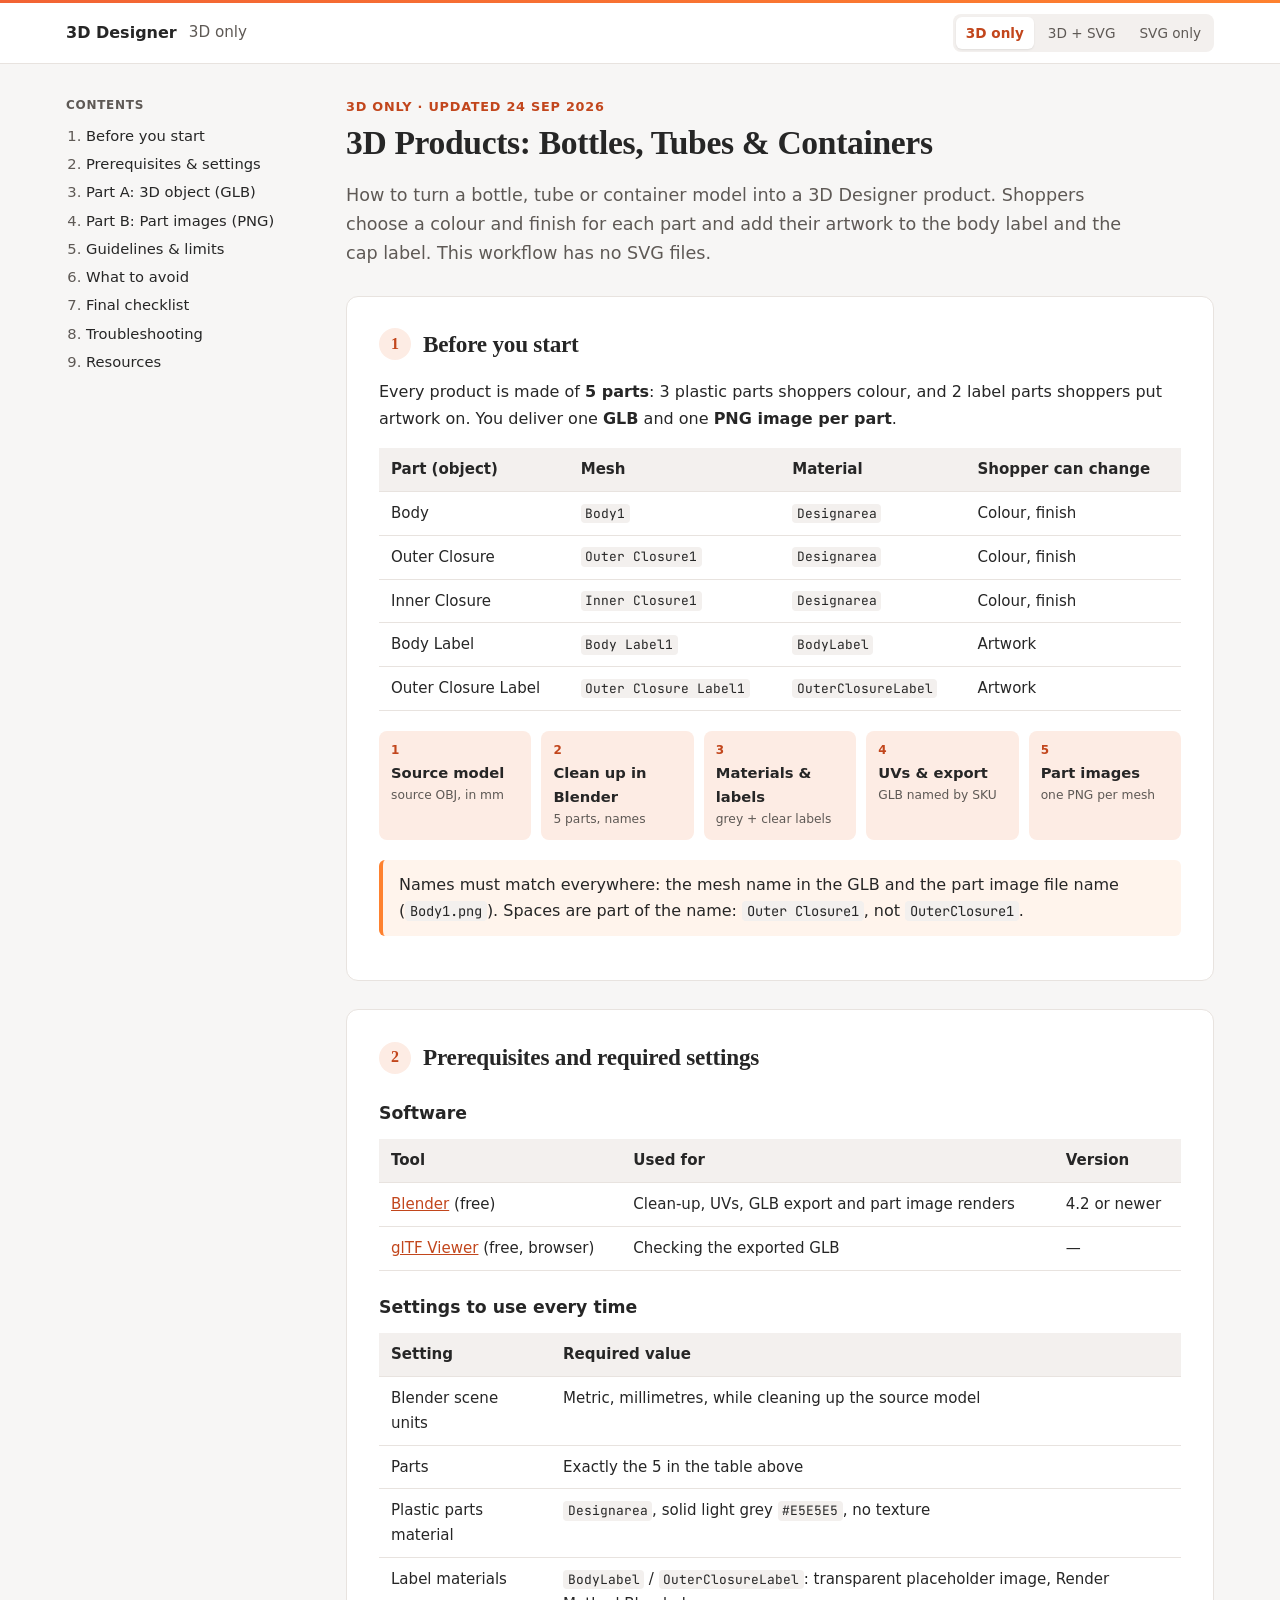
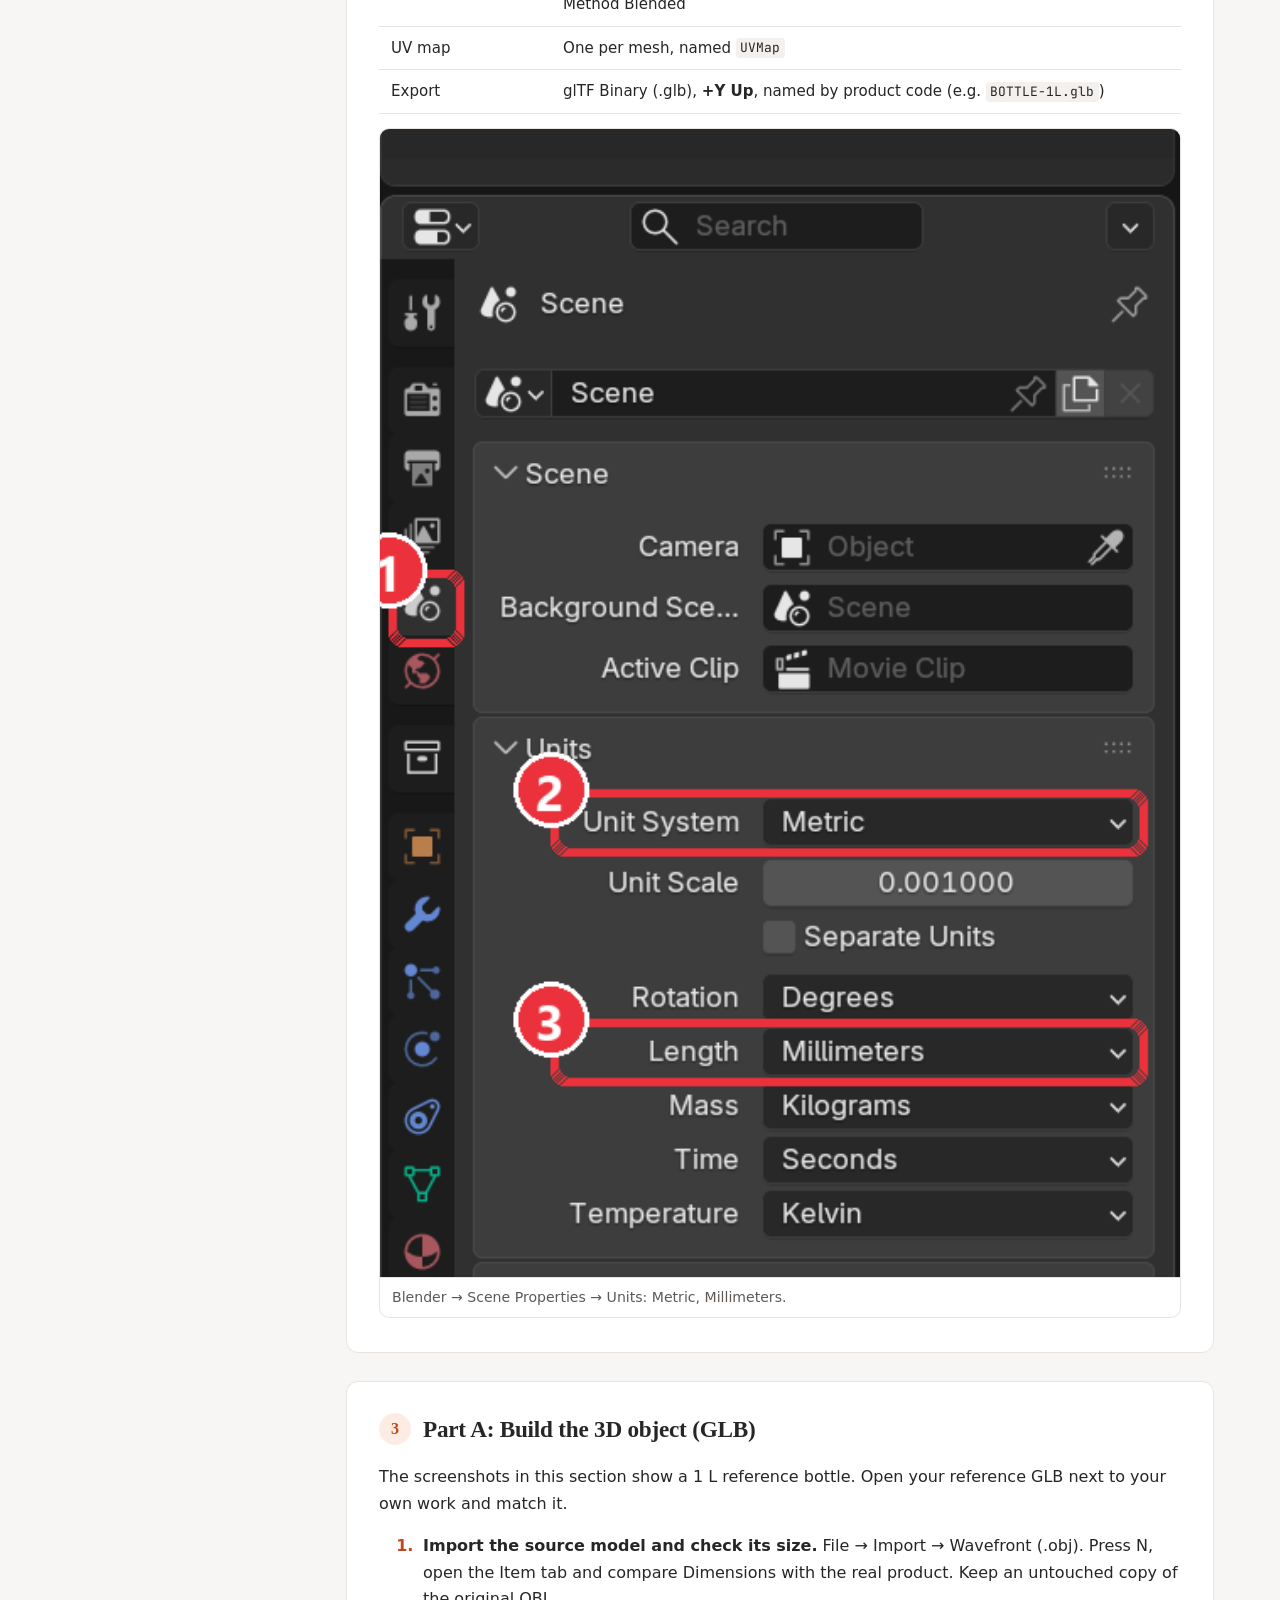
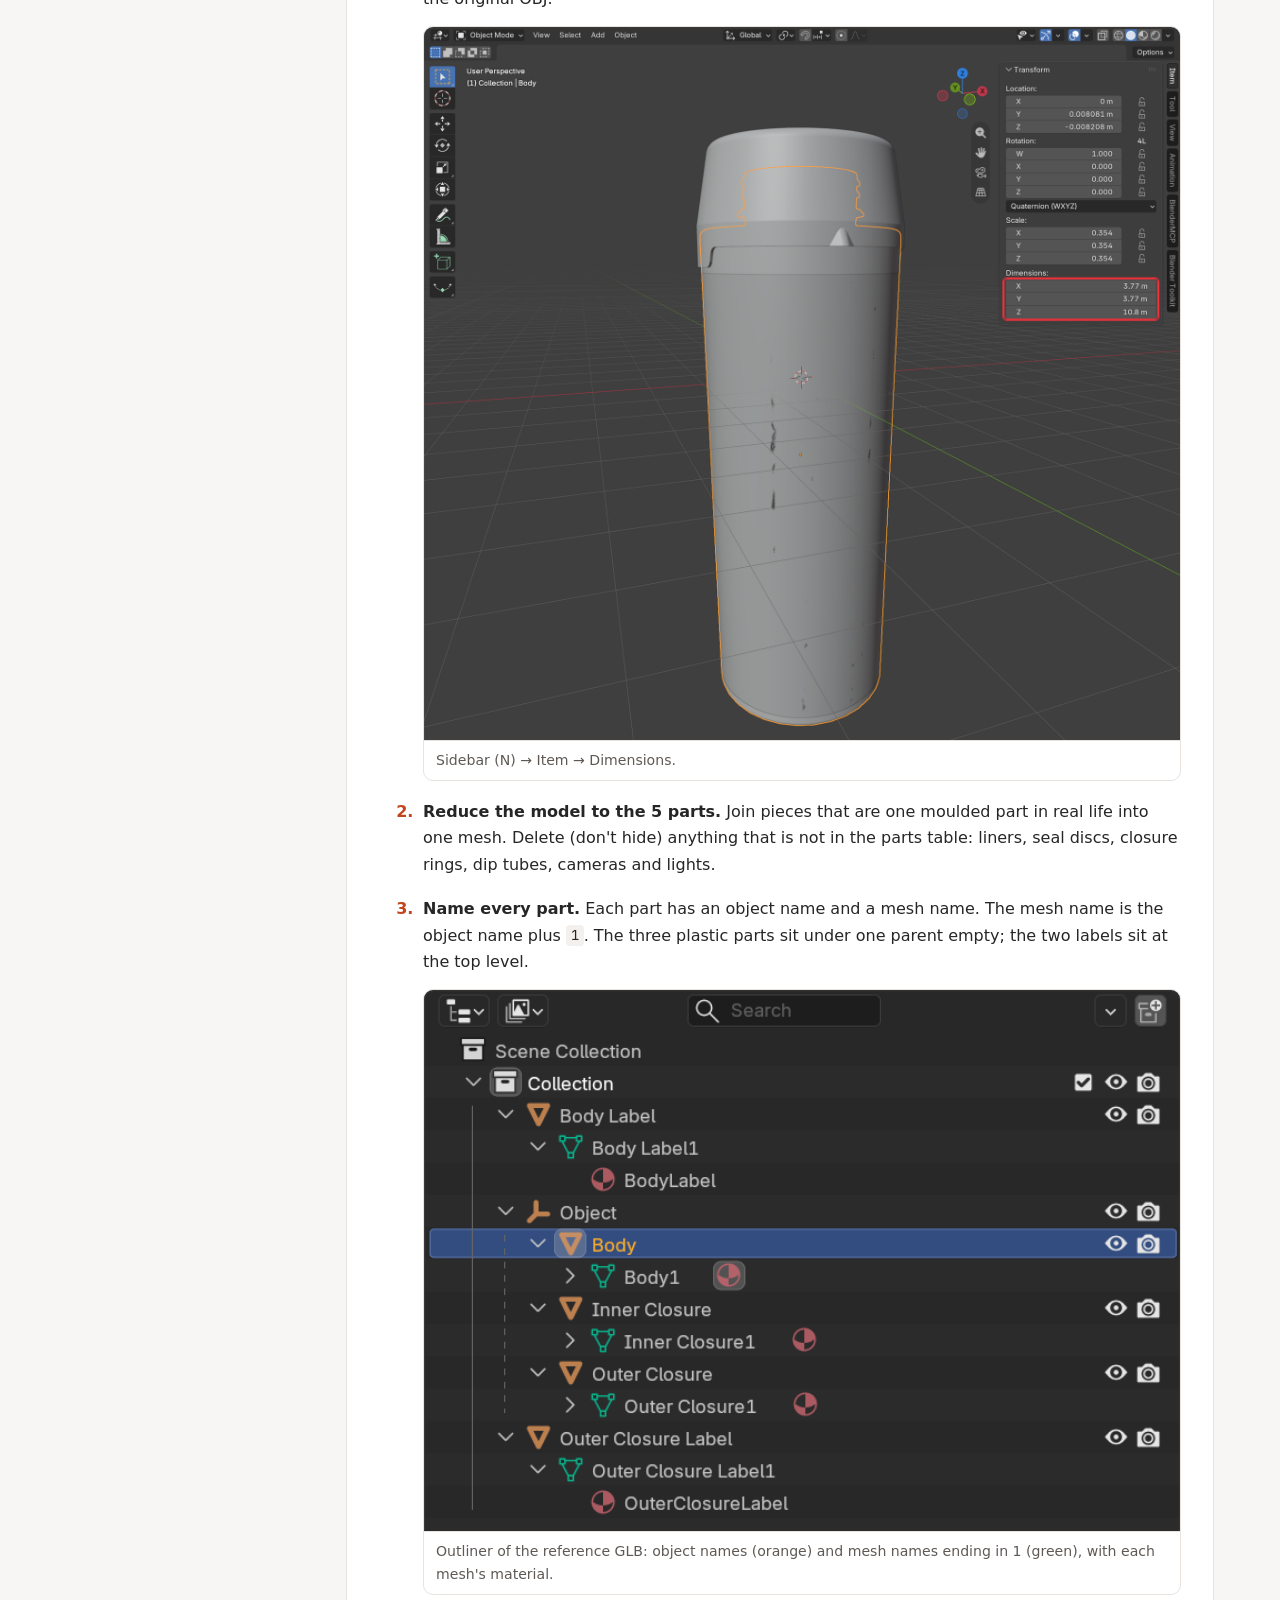
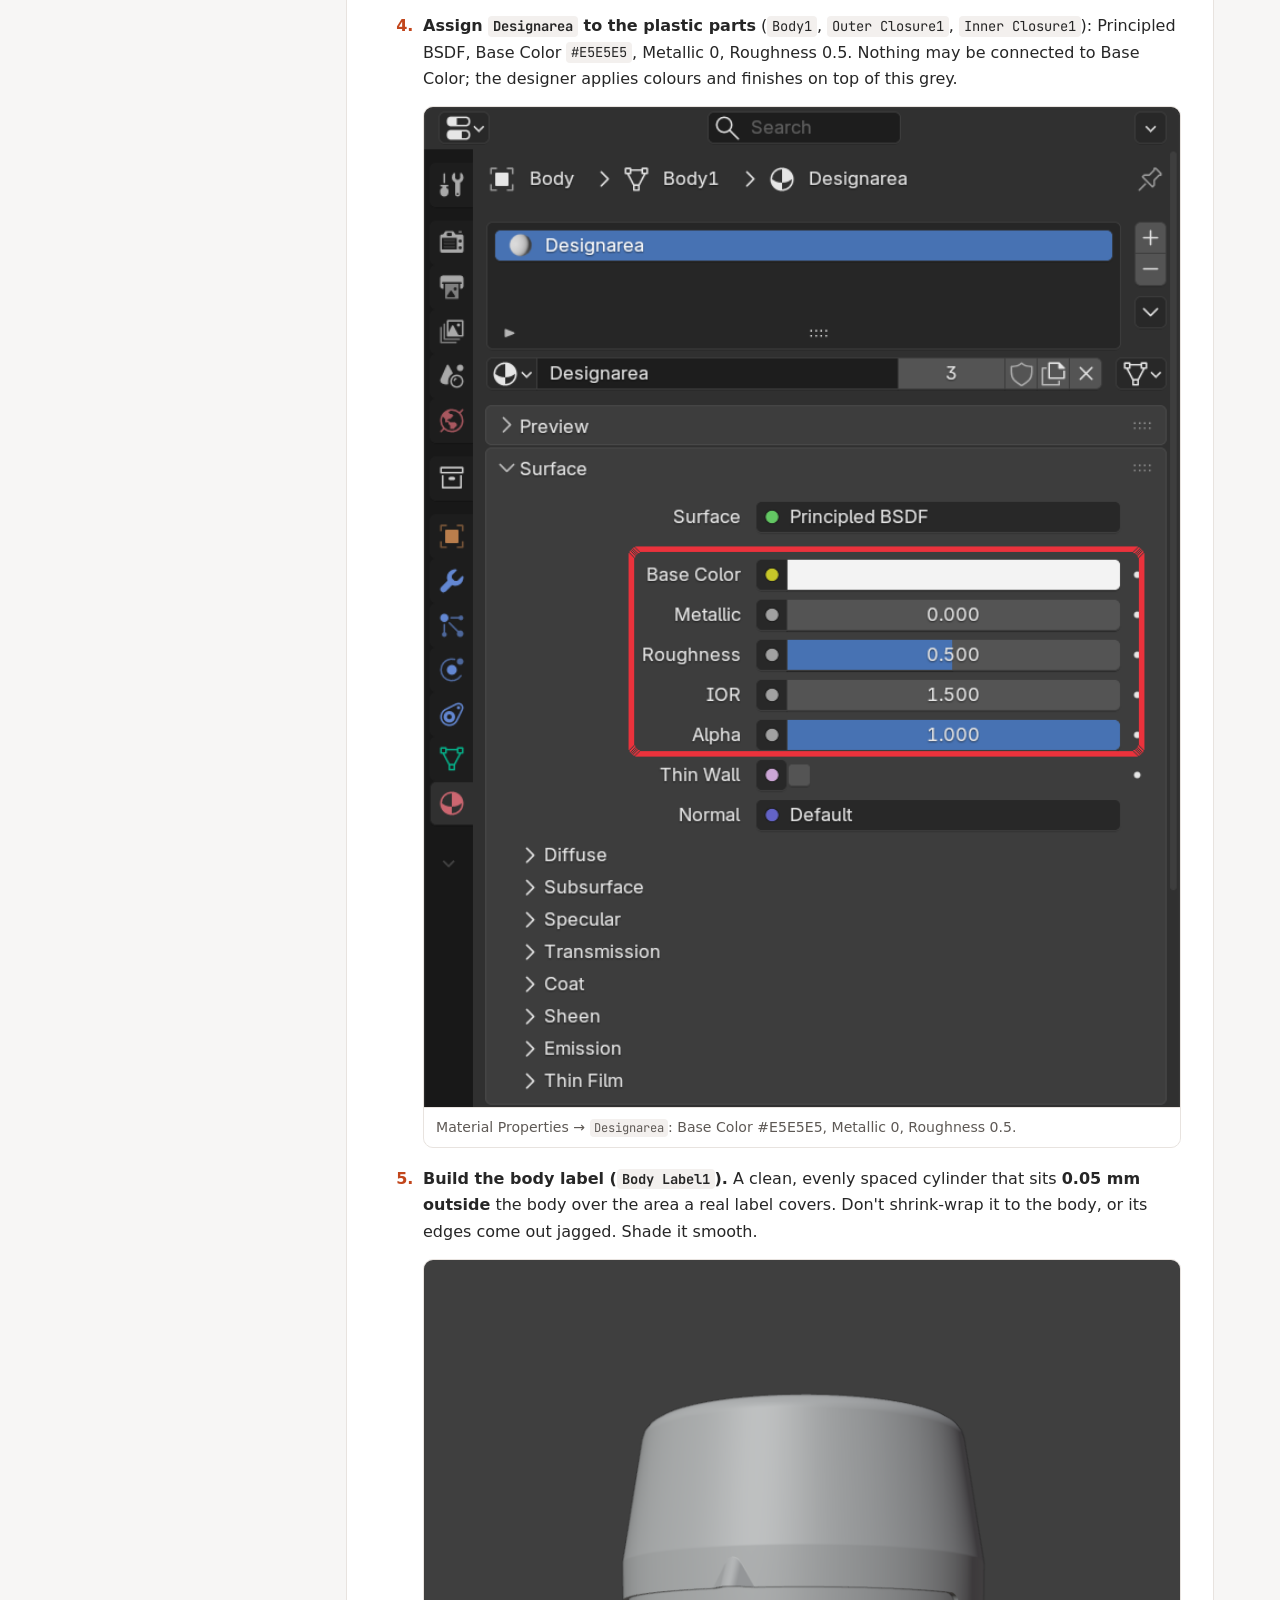
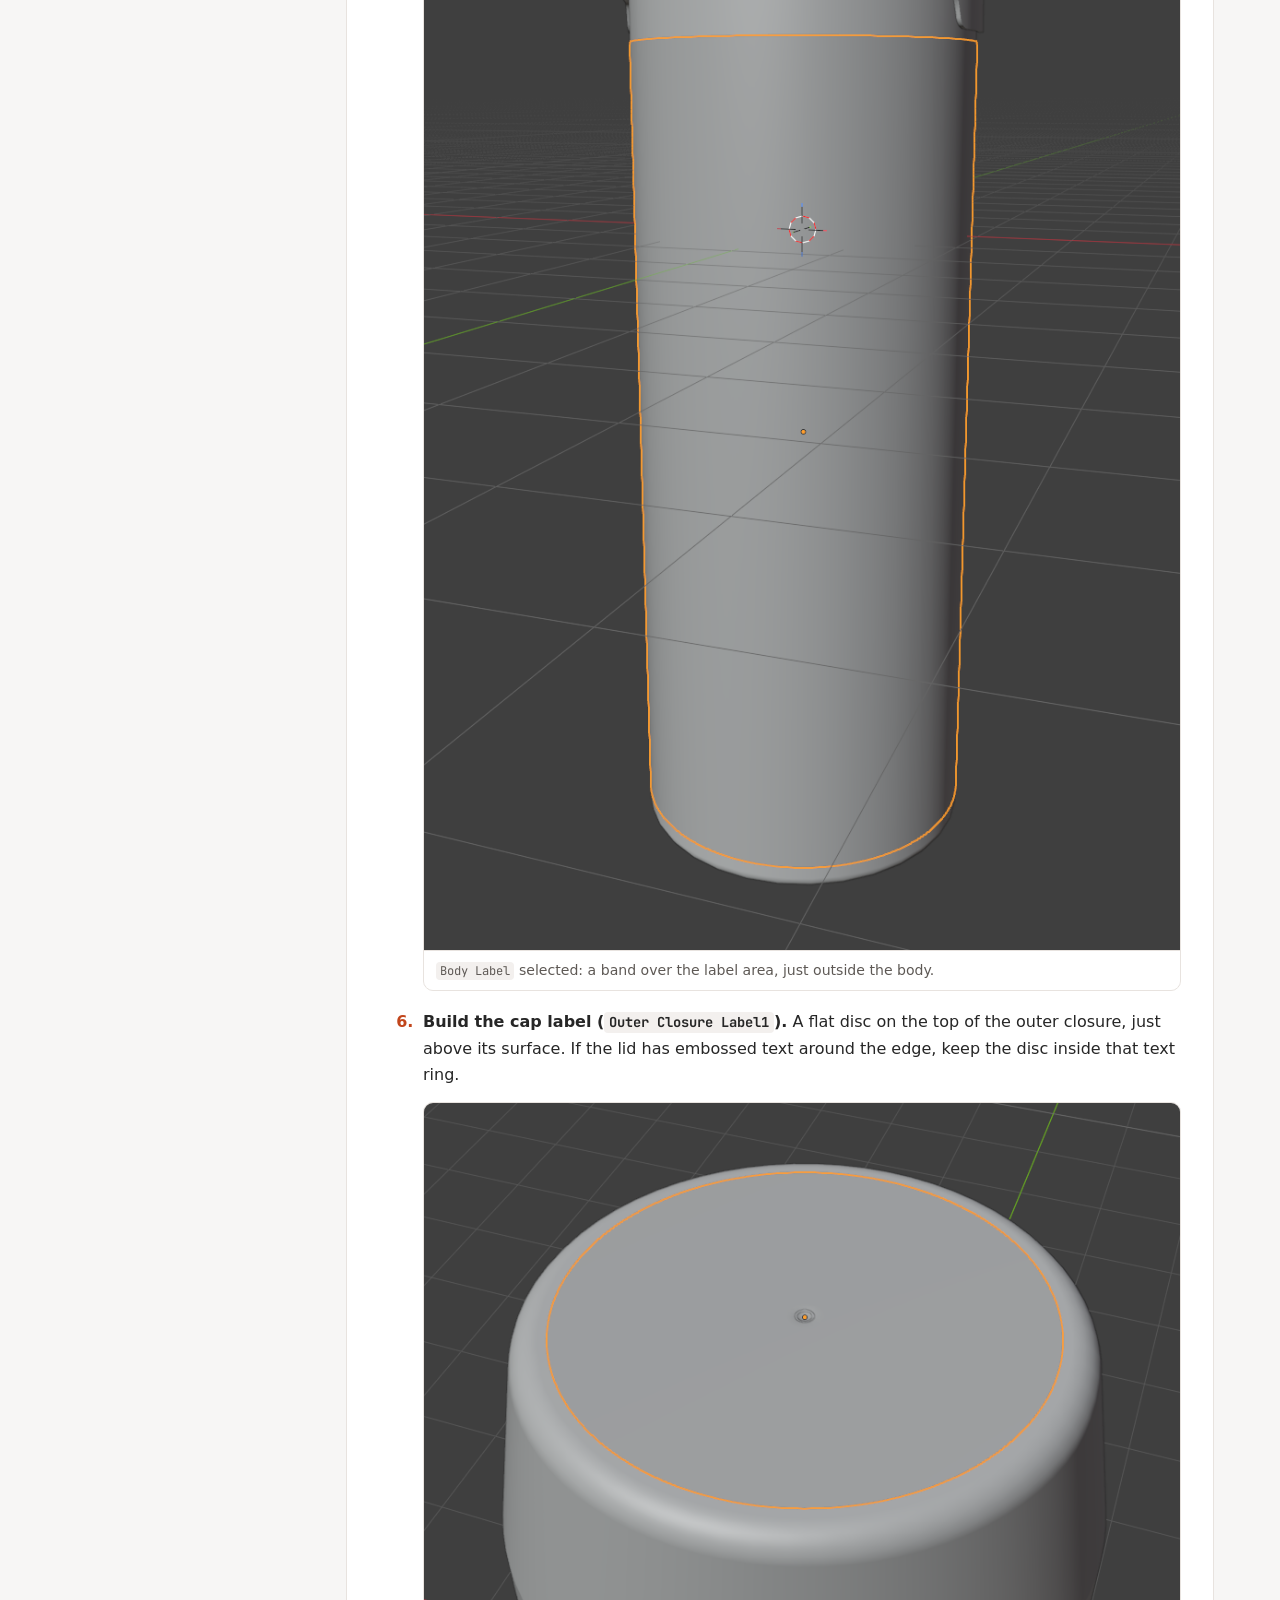
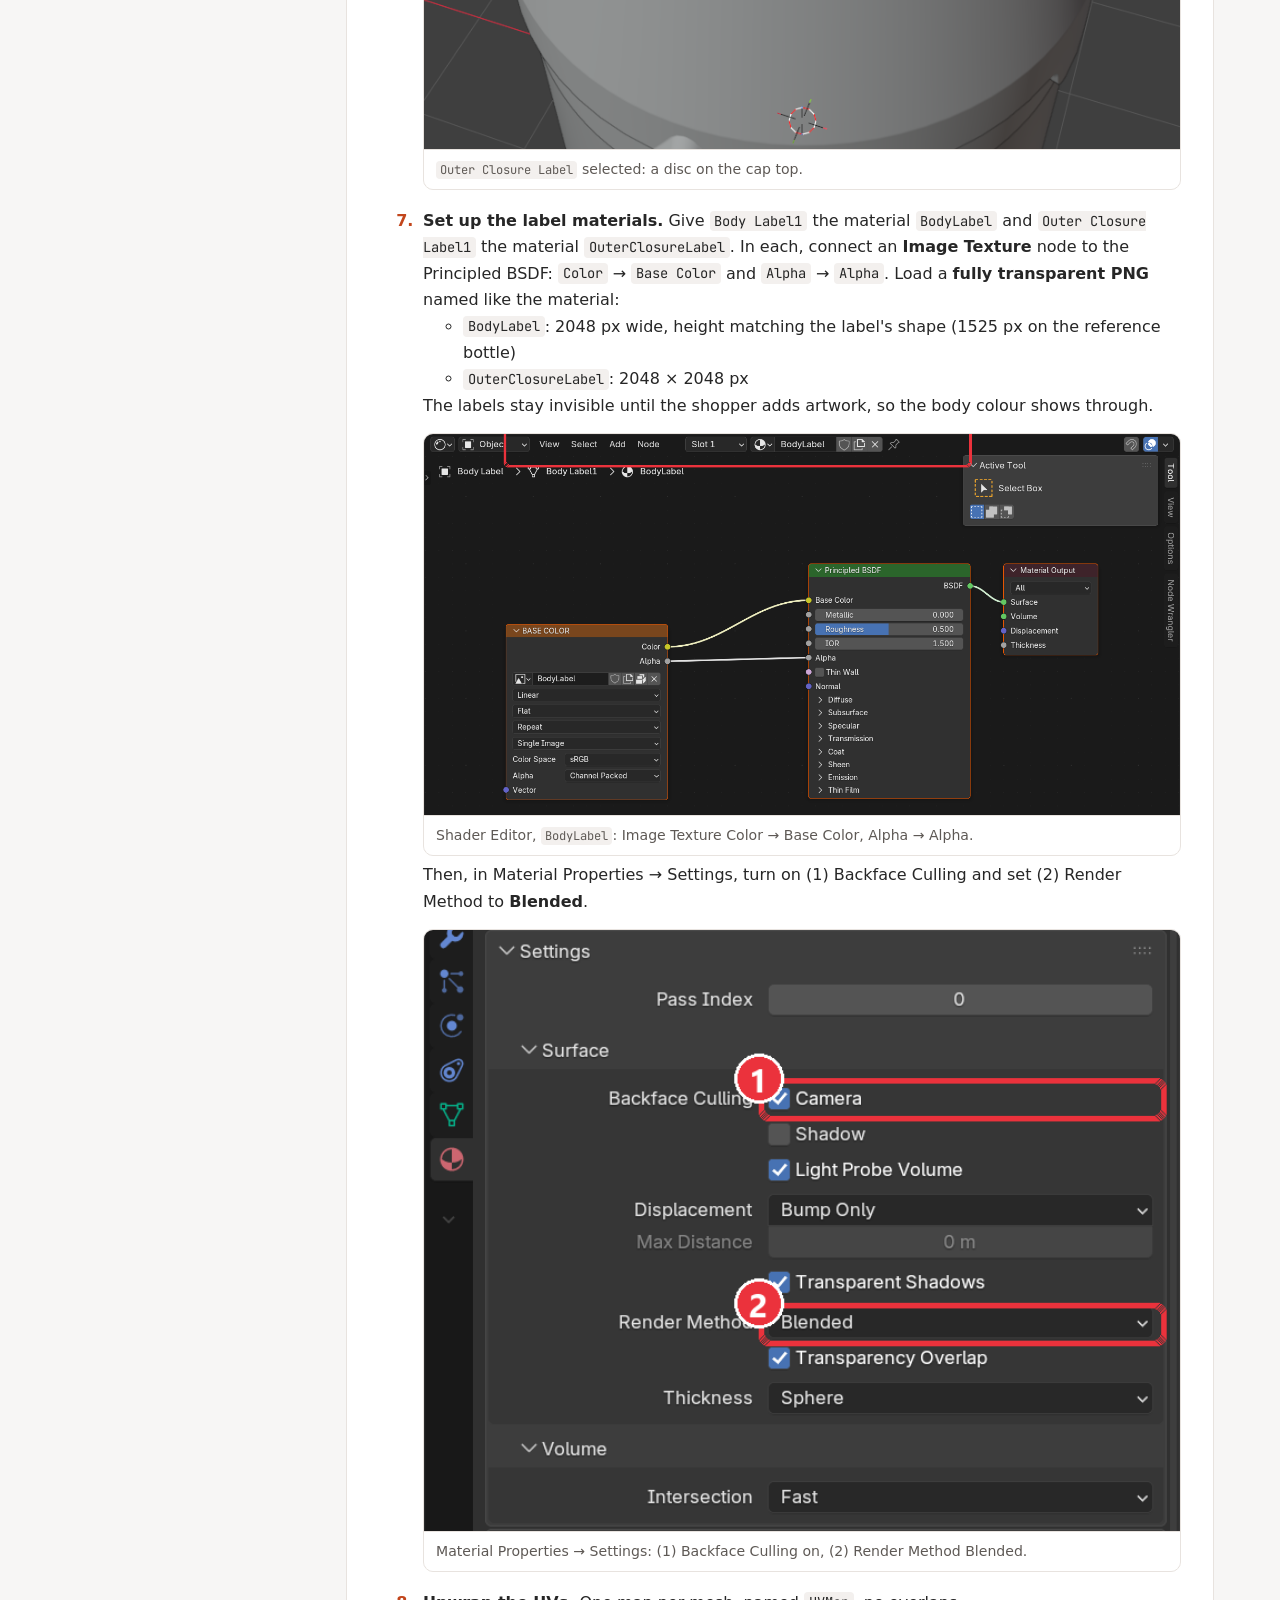
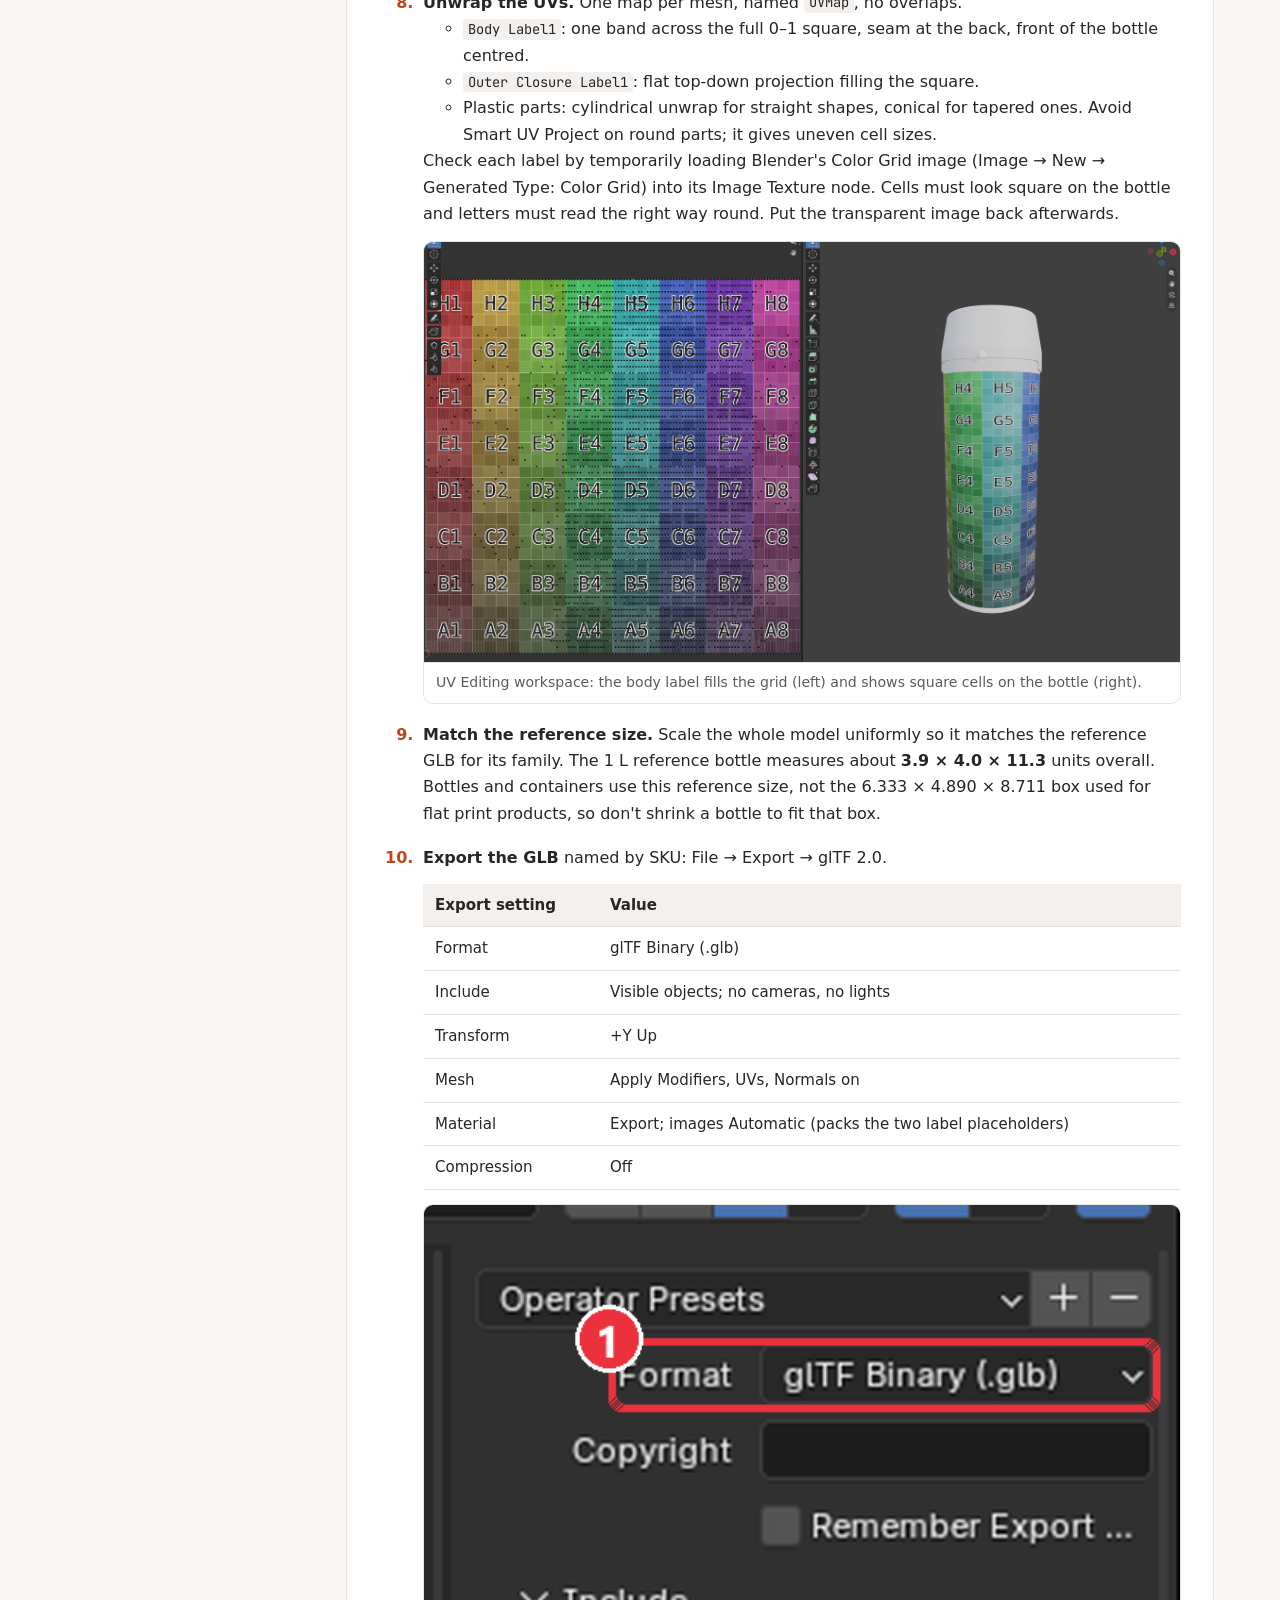
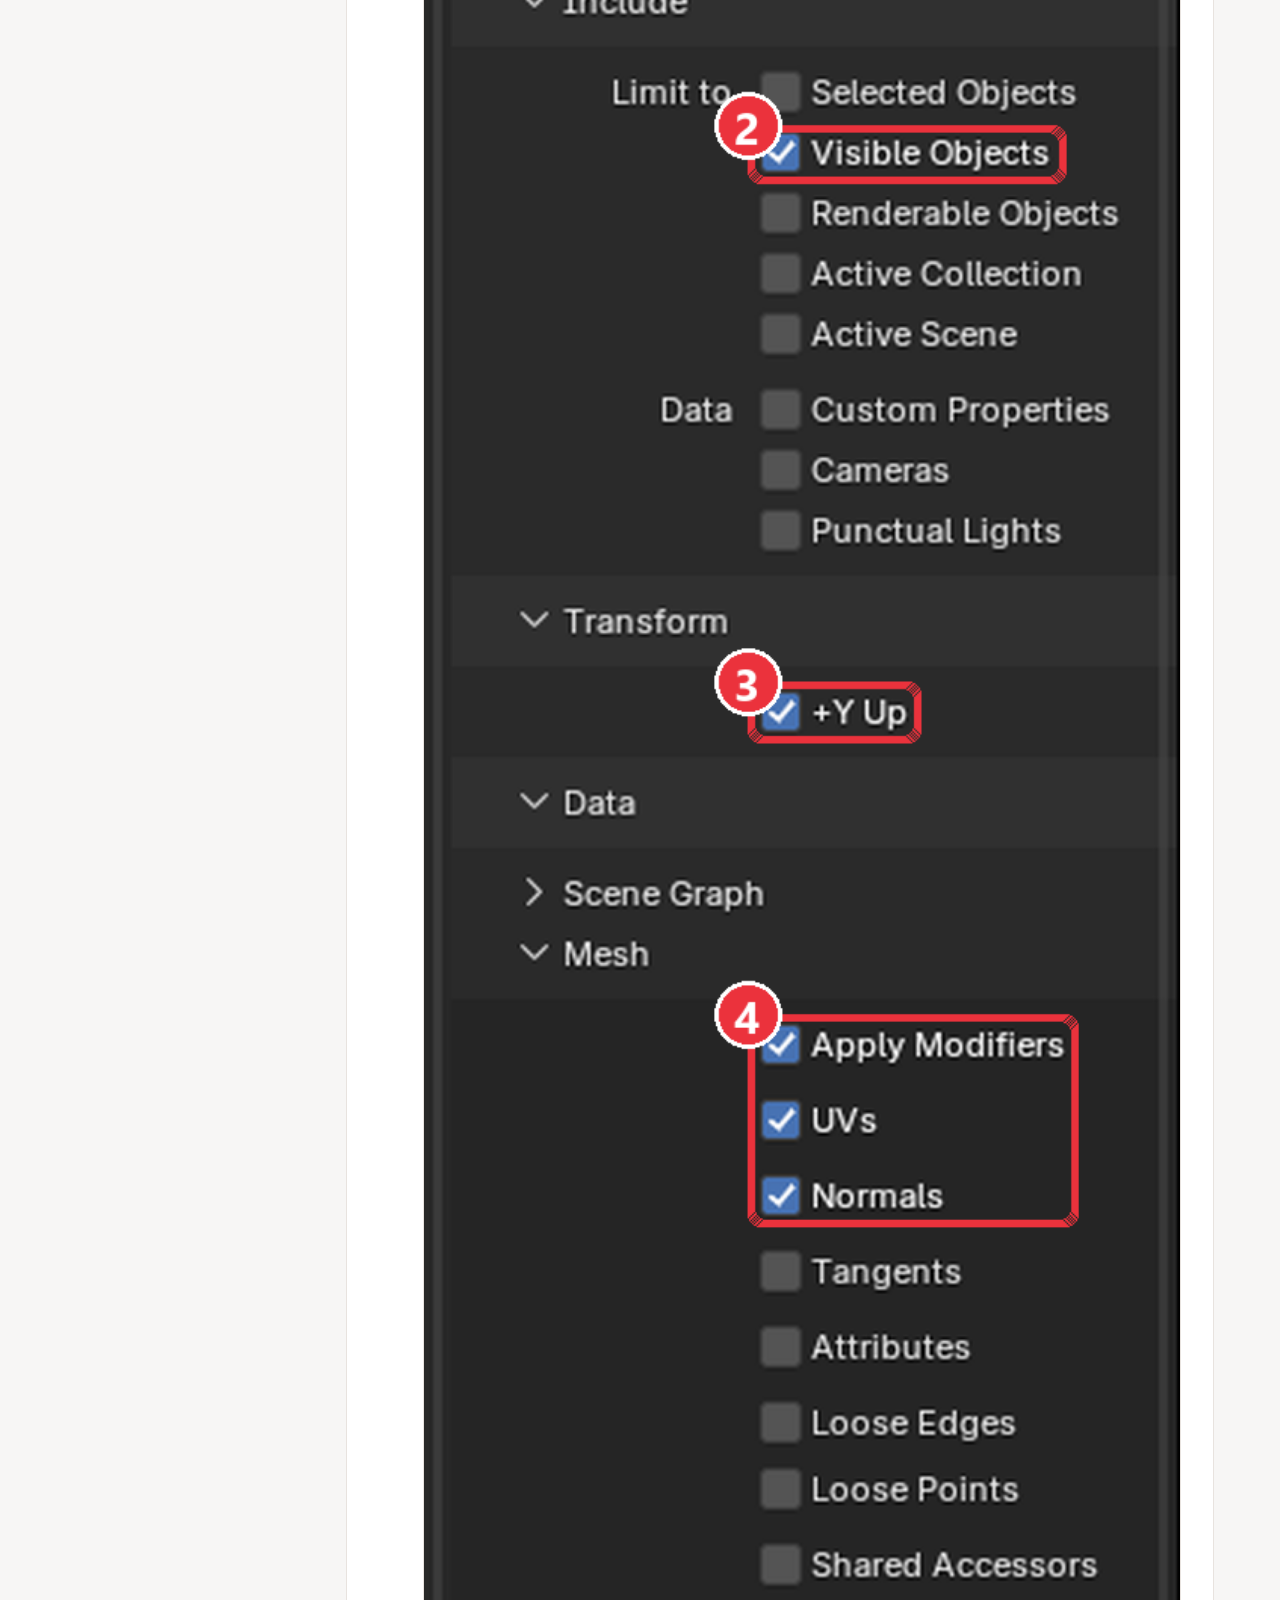
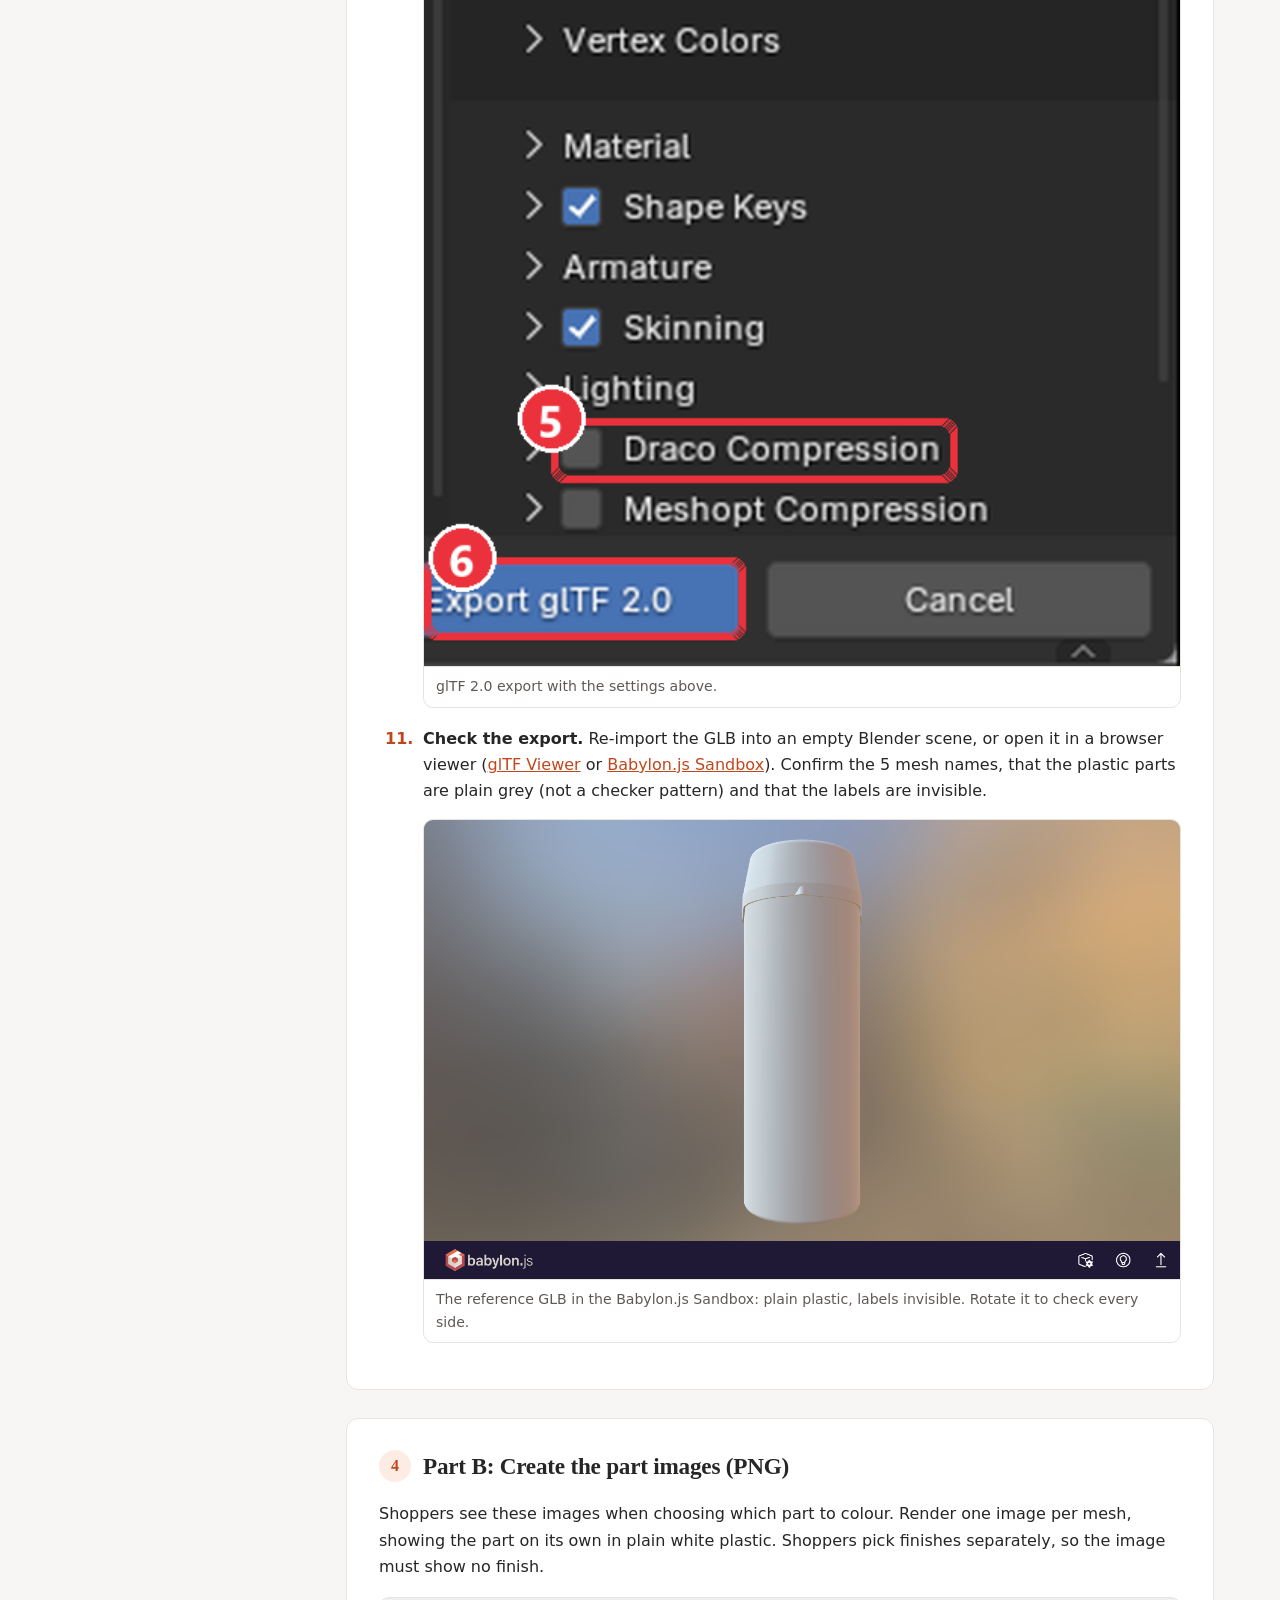
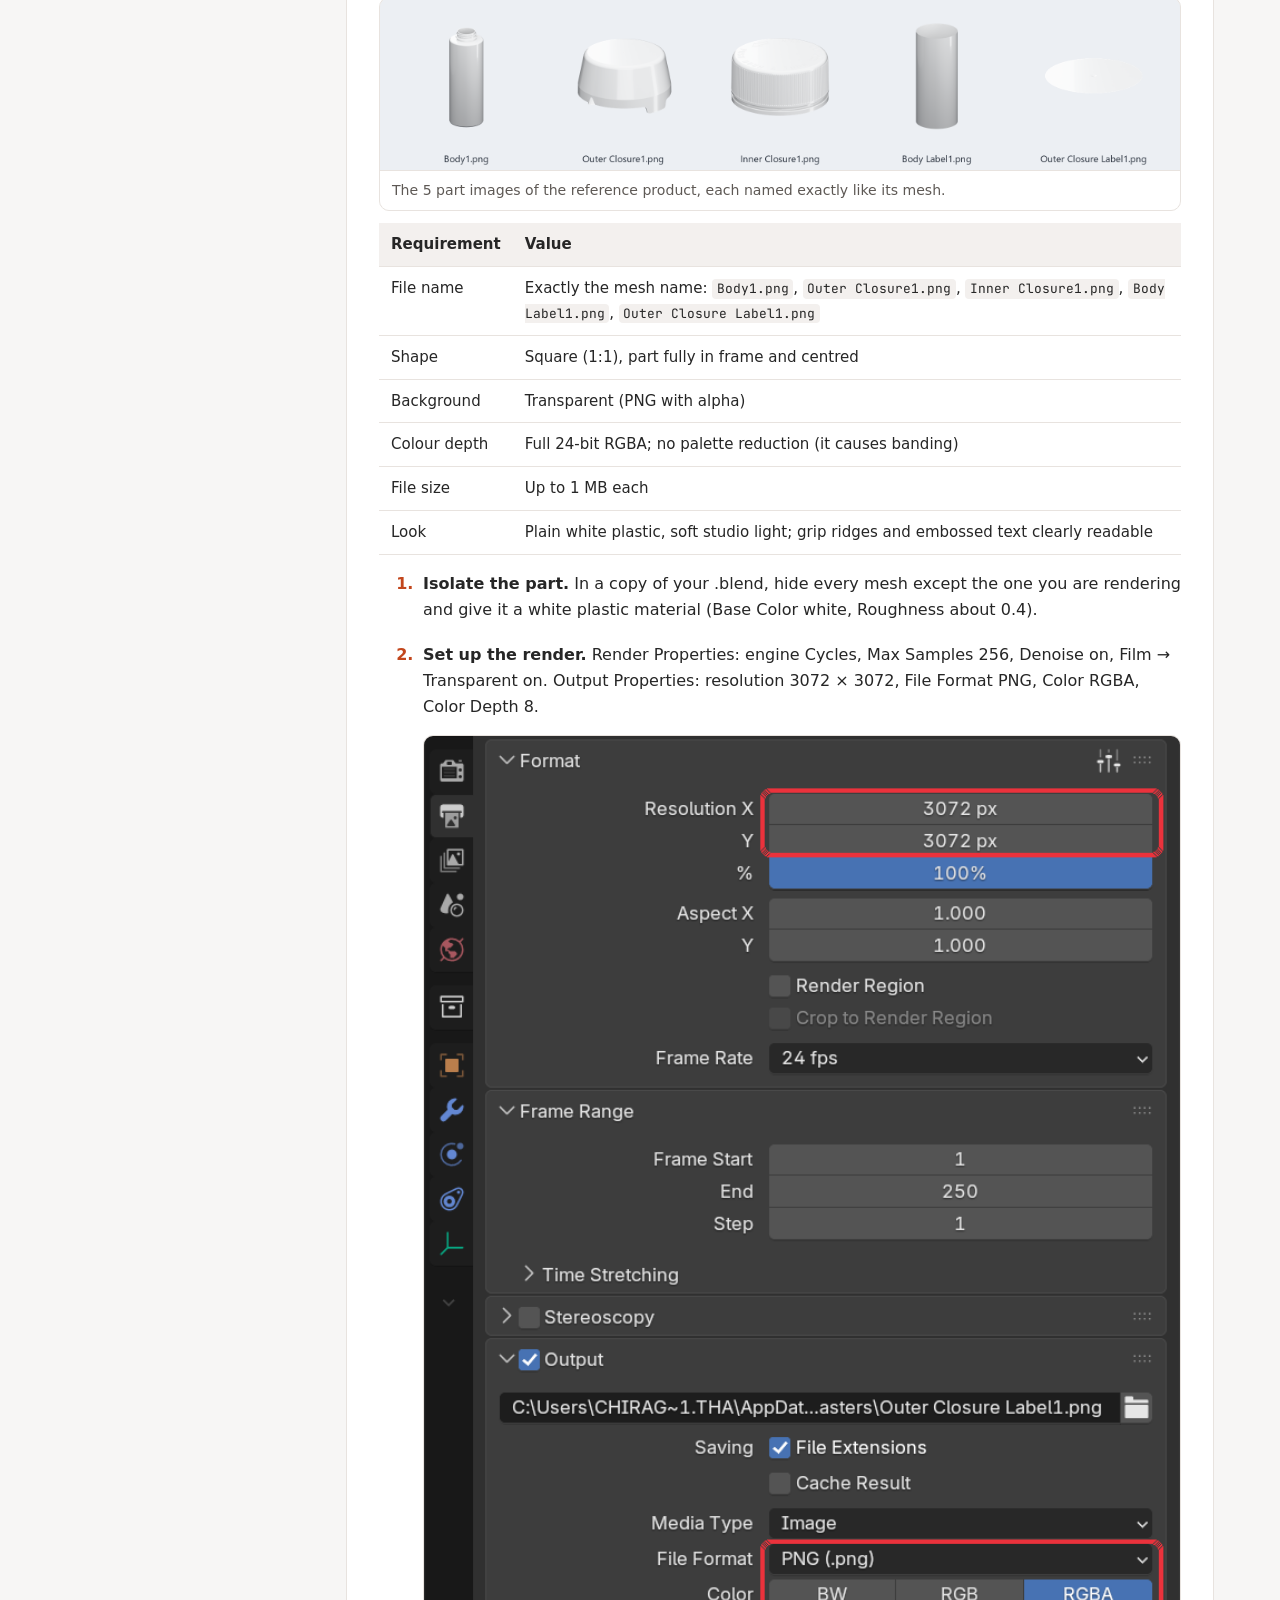
<file: 3d-only.html>
<!doctype html>
<html lang="en">
<head>
<meta charset="utf-8">
<meta name="viewport" content="width=device-width, initial-scale=1">
<meta name="robots" content="noindex, nofollow">
<title>3D-Only Setup Guide</title>
<meta name="description" content="Preparing 3D-only products (5-part GLB + per-part images) for the 3D Designer.">
<link rel="preconnect" href="https://fonts.googleapis.com">
<link href="https://fonts.googleapis.com/css2?family=Inter:wght@400;500;600;700&family=JetBrains+Mono:wght@400;500&display=swap" rel="stylesheet">
<link rel="stylesheet" href="assets/style.css">
</head>
<body>
<header class="topbar">
  <div class="wrap">
    <a class="brand" href="index.html">3D Designer</a>
    <span class="crumb">3D only</span>
    <nav class="switch" aria-label="Other guides"><a href="3d-only.html" aria-current="page">3D only</a><a href="3d-and-svg.html">3D + SVG</a><a href="svg-only.html">SVG only</a></nav>
  </div>
</header>

<div class="wrap layout">
<nav class="toc" aria-label="Contents">
  <p class="toc-title">Contents</p>
  <ol>
    <li><a href="#overview">Before you start</a></li>
    <li><a href="#prereq">Prerequisites &amp; settings</a></li>
    <li><a href="#part-a">Part A: 3D object (GLB)</a></li>
    <li><a href="#part-b">Part B: Part images (PNG)</a></li>
    <li><a href="#guidelines">Guidelines &amp; limits</a></li>
    <li><a href="#avoid">What to avoid</a></li>
    <li><a href="#checklist">Final checklist</a></li>
    <li><a href="#troubleshooting">Troubleshooting</a></li>
    <li><a href="#resources">Resources</a></li>
  </ol>
</nav>

<main>
<p class="kicker">3D only · Updated 24 Sep 2026</p>
<h1>3D Products: Bottles, Tubes &amp; Containers</h1>
<p class="lead">How to turn a bottle, tube or container model into a 3D Designer product. Shoppers choose a colour and finish for each part and add their artwork to the body label and the cap label. This workflow has no SVG files.</p>

<!-- 1 -->
<section id="overview">
<h2><span class="num">1</span>Before you start</h2>
<p>Every product is made of <strong>5 parts</strong>: 3 plastic parts shoppers colour, and 2 label parts shoppers put artwork on. You deliver one <strong>GLB</strong> and one <strong>PNG image per part</strong>.</p>
<div class="table-wrap"><table>
<thead><tr><th>Part (object)</th><th>Mesh</th><th>Material</th><th>Shopper can change</th></tr></thead>
<tbody>
<tr><td>Body</td><td><code>Body1</code></td><td><code>Designarea</code></td><td>Colour, finish</td></tr>
<tr><td>Outer Closure</td><td><code>Outer Closure1</code></td><td><code>Designarea</code></td><td>Colour, finish</td></tr>
<tr><td>Inner Closure</td><td><code>Inner Closure1</code></td><td><code>Designarea</code></td><td>Colour, finish</td></tr>
<tr><td>Body Label</td><td><code>Body Label1</code></td><td><code>BodyLabel</code></td><td>Artwork</td></tr>
<tr><td>Outer Closure Label</td><td><code>Outer Closure Label1</code></td><td><code>OuterClosureLabel</code></td><td>Artwork</td></tr>
</tbody></table></div>

<ol class="flow" aria-label="Workflow">
  <li>Source model<small>source OBJ, in mm</small></li>
  <li>Clean up in Blender<small>5 parts, names</small></li>
  <li>Materials &amp; labels<small>grey + clear labels</small></li>
  <li>UVs &amp; export<small>GLB named by SKU</small></li>
  <li>Part images<small>one PNG per mesh</small></li>
</ol>
<p class="note">Names must match everywhere: the mesh name in the GLB and the part image file name (<code>Body1.png</code>). Spaces are part of the name: <code>Outer Closure1</code>, not <code>OuterClosure1</code>.</p>
</section>

<!-- 2 -->
<section id="prereq">
<h2><span class="num">2</span>Prerequisites and required settings</h2>
<h3>Software</h3>
<div class="table-wrap"><table>
<thead><tr><th>Tool</th><th>Used for</th><th>Version</th></tr></thead>
<tbody>
<tr><td><a href="https://www.blender.org/download/">Blender</a> (free)</td><td>Clean-up, UVs, GLB export and part image renders</td><td>4.2 or newer</td></tr>
<tr><td><a href="https://gltf-viewer.donmccurdy.com/">glTF Viewer</a> (free, browser)</td><td>Checking the exported GLB</td><td>—</td></tr>
</tbody></table></div>
<h3>Settings to use every time</h3>
<div class="table-wrap"><table>
<thead><tr><th>Setting</th><th>Required value</th></tr></thead>
<tbody>
<tr><td>Blender scene units</td><td>Metric, millimetres, while cleaning up the source model</td></tr>
<tr><td>Parts</td><td>Exactly the 5 in the table above</td></tr>
<tr><td>Plastic parts material</td><td><code>Designarea</code>, solid light grey <code>#E5E5E5</code>, no texture</td></tr>
<tr><td>Label materials</td><td><code>BodyLabel</code> / <code>OuterClosureLabel</code>: transparent placeholder image, Render Method Blended</td></tr>
<tr><td>UV map</td><td>One per mesh, named <code>UVMap</code></td></tr>
<tr><td>Export</td><td>glTF Binary (.glb), <strong>+Y Up</strong>, named by product code (e.g. <code>BOTTLE-1L.glb</code>)</td></tr>
</tbody></table></div>
<figure class="shot" data-shot="a00-blender-units"><img src="images/a00-blender-units.png" alt="Blender Scene Properties with Unit System set to Metric and Length set to Millimeters" loading="lazy"><figcaption>Blender → Scene Properties → Units: Metric, Millimeters.</figcaption></figure>
</section>

<!-- 3 -->
<section id="part-a">
<h2><span class="num">3</span>Part A: Build the 3D object (GLB)</h2>
<p>The screenshots in this section show a 1 L reference bottle. Open your reference GLB next to your own work and match it.</p>
<ol class="steps">
<li><strong>Import the source model and check its size.</strong> File → Import → Wavefront (.obj). Press N, open the Item tab and compare Dimensions with the real product. Keep an untouched copy of the original OBJ.
<figure class="shot" data-shot="bottle-a01-import-dimensions"><img src="images/bottle-a01-import-dimensions.png" alt="Bottle in the Blender viewport with the Item panel showing its dimensions" loading="lazy"><figcaption>Sidebar (N) → Item → Dimensions.</figcaption></figure></li>
<li><strong>Reduce the model to the 5 parts.</strong> Join pieces that are one moulded part in real life into one mesh. Delete (don't hide) anything that is not in the parts table: liners, seal discs, closure rings, dip tubes, cameras and lights.</li>
<li><strong>Name every part.</strong> Each part has an object name and a mesh name. The mesh name is the object name plus <code>1</code>. The three plastic parts sit under one parent empty; the two labels sit at the top level.
<figure class="shot" data-shot="bottle-a02-outliner"><img src="images/bottle-a02-outliner.png" alt="Blender Outliner showing Body Label, Object with Body, Inner Closure and Outer Closure, and Outer Closure Label" loading="lazy"><figcaption>Outliner of the reference GLB: object names (orange) and mesh names ending in 1 (green), with each mesh's material.</figcaption></figure></li>
<li><strong>Assign <code>Designarea</code> to the plastic parts</strong> (<code>Body1</code>, <code>Outer Closure1</code>, <code>Inner Closure1</code>): Principled BSDF, Base Color <code>#E5E5E5</code>, Metallic 0, Roughness 0.5. Nothing may be connected to Base Color; the designer applies colours and finishes on top of this grey.
<figure class="shot" data-shot="bottle-a03-designarea-material"><img src="images/bottle-a03-designarea-material.png" alt="Material Properties of Body showing the Designarea material" loading="lazy"><figcaption>Material Properties → <code>Designarea</code>: Base Color #E5E5E5, Metallic 0, Roughness 0.5.</figcaption></figure></li>
<li><strong>Build the body label (<code>Body Label1</code>).</strong> A clean, evenly spaced cylinder that sits <strong>0.05 mm outside</strong> the body over the area a real label covers. Don't shrink-wrap it to the body, or its edges come out jagged. Shade it smooth.
<figure class="shot" data-shot="bottle-a05-body-label"><img src="images/bottle-a05-body-label.png" alt="Body Label selected on the bottle, outlined in orange" loading="lazy"><figcaption><code>Body Label</code> selected: a band over the label area, just outside the body.</figcaption></figure></li>
<li><strong>Build the cap label (<code>Outer Closure Label1</code>).</strong> A flat disc on the top of the outer closure, just above its surface. If the lid has embossed text around the edge, keep the disc inside that text ring.
<figure class="shot" data-shot="bottle-a06-closure-label"><img src="images/bottle-a06-closure-label.png" alt="Outer Closure Label disc selected on top of the cap" loading="lazy"><figcaption><code>Outer Closure Label</code> selected: a disc on the cap top.</figcaption></figure></li>
<li><strong>Set up the label materials.</strong> Give <code>Body Label1</code> the material <code>BodyLabel</code> and <code>Outer Closure Label1</code> the material <code>OuterClosureLabel</code>. In each, connect an <strong>Image Texture</strong> node to the Principled BSDF: <code>Color</code> → <code>Base Color</code> and <code>Alpha</code> → <code>Alpha</code>. Load a <strong>fully transparent PNG</strong> named like the material:
<ul>
<li><code>BodyLabel</code>: 2048 px wide, height matching the label's shape (1525 px on the reference bottle)</li>
<li><code>OuterClosureLabel</code>: 2048 × 2048 px</li>
</ul>
The labels stay invisible until the shopper adds artwork, so the body colour shows through.
<figure class="shot" data-shot="bottle-a04-label-material-nodes"><img src="images/bottle-a04-label-material-nodes.png" alt="Shader Editor showing an Image Texture node feeding Base Color and Alpha of the Principled BSDF" loading="lazy"><figcaption>Shader Editor, <code>BodyLabel</code>: Image Texture Color → Base Color, Alpha → Alpha.</figcaption></figure>
Then, in Material Properties → Settings, turn on (1) Backface Culling and set (2) Render Method to <strong>Blended</strong>.
<figure class="shot" data-shot="bottle-a09-label-settings"><img src="images/bottle-a09-label-settings.png" alt="Material Settings with Backface Culling on and Render Method Blended" loading="lazy"><figcaption>Material Properties → Settings: (1) Backface Culling on, (2) Render Method Blended.</figcaption></figure></li>
<li><strong>Unwrap the UVs.</strong> One map per mesh, named <code>UVMap</code>, no overlaps.
<ul>
<li><code>Body Label1</code>: one band across the full 0–1 square, seam at the back, front of the bottle centred.</li>
<li><code>Outer Closure Label1</code>: flat top-down projection filling the square.</li>
<li>Plastic parts: cylindrical unwrap for straight shapes, conical for tapered ones. Avoid Smart UV Project on round parts; it gives uneven cell sizes.</li>
</ul>
Check each label by temporarily loading Blender's Color Grid image (Image → New → Generated Type: Color Grid) into its Image Texture node. Cells must look square on the bottle and letters must read the right way round. Put the transparent image back afterwards.
<figure class="shot" data-shot="bottle-a07-uv-color-grid"><img src="images/bottle-a07-uv-color-grid.png" alt="UV Editor with the Color Grid and the bottle label showing even square cells" loading="lazy"><figcaption>UV Editing workspace: the body label fills the grid (left) and shows square cells on the bottle (right).</figcaption></figure></li>
<li><strong>Match the reference size.</strong> Scale the whole model uniformly so it matches the reference GLB for its family. The 1 L reference bottle measures about <strong>3.9 × 4.0 × 11.3</strong> units overall. Bottles and containers use this reference size, not the 6.333 × 4.890 × 8.711 box used for flat print products, so don't shrink a bottle to fit that box.</li>
<li><strong>Export the GLB</strong> named by SKU: File → Export → glTF 2.0.
<div class="table-wrap"><table>
<thead><tr><th>Export setting</th><th>Value</th></tr></thead>
<tbody>
<tr><td>Format</td><td>glTF Binary (.glb)</td></tr>
<tr><td>Include</td><td>Visible objects; no cameras, no lights</td></tr>
<tr><td>Transform</td><td>+Y Up</td></tr>
<tr><td>Mesh</td><td>Apply Modifiers, UVs, Normals on</td></tr>
<tr><td>Material</td><td>Export; images Automatic (packs the two label placeholders)</td></tr>
<tr><td>Compression</td><td>Off</td></tr>
</tbody></table></div>
<figure class="shot" data-shot="a08-gltf-export"><img src="images/a08-gltf-export.png" alt="Blender glTF 2.0 export dialog with GLB format and +Y Up selected" loading="lazy"><figcaption>glTF 2.0 export with the settings above.</figcaption></figure></li>
<li><strong>Check the export.</strong> Re-import the GLB into an empty Blender scene, or open it in a browser viewer (<a href="https://gltf-viewer.donmccurdy.com/">glTF Viewer</a> or <a href="https://sandbox.babylonjs.com/">Babylon.js Sandbox</a>). Confirm the 5 mesh names, that the plastic parts are plain grey (not a checker pattern) and that the labels are invisible.
<figure class="shot" data-shot="bottle-a10-gltf-viewer"><img src="images/bottle-a10-gltf-viewer.png" alt="Reference bottle GLB open in the Babylon.js Sandbox, plain grey with invisible labels" loading="lazy"><figcaption>The reference GLB in the Babylon.js Sandbox: plain plastic, labels invisible. Rotate it to check every side.</figcaption></figure></li>
</ol>
</section>

<!-- 4 -->
<section id="part-b">
<h2><span class="num">4</span>Part B: Create the part images (PNG)</h2>
<p>Shoppers see these images when choosing which part to colour. Render one image per mesh, showing the part on its own in plain white plastic. Shoppers pick finishes separately, so the image must show no finish.</p>
<figure class="shot" data-shot="bottle-b02-part-images"><img src="images/bottle-b02-part-images.png" alt="The five part images of the reference bottle: Body1, Outer Closure1, Inner Closure1, Body Label1, Outer Closure Label1" loading="lazy"><figcaption>The 5 part images of the reference product, each named exactly like its mesh.</figcaption></figure>
<div class="table-wrap"><table>
<thead><tr><th>Requirement</th><th>Value</th></tr></thead>
<tbody>
<tr><td>File name</td><td>Exactly the mesh name: <code>Body1.png</code>, <code>Outer Closure1.png</code>, <code>Inner Closure1.png</code>, <code>Body Label1.png</code>, <code>Outer Closure Label1.png</code></td></tr>
<tr><td>Shape</td><td>Square (1:1), part fully in frame and centred</td></tr>
<tr><td>Background</td><td>Transparent (PNG with alpha)</td></tr>
<tr><td>Colour depth</td><td>Full 24-bit RGBA; no palette reduction (it causes banding)</td></tr>
<tr><td>File size</td><td>Up to 1 MB each</td></tr>
<tr><td>Look</td><td>Plain white plastic, soft studio light; grip ridges and embossed text clearly readable</td></tr>
</tbody></table></div>
<ol class="steps">
<li><strong>Isolate the part.</strong> In a copy of your .blend, hide every mesh except the one you are rendering and give it a white plastic material (Base Color white, Roughness about 0.4).</li>
<li><strong>Set up the render.</strong> Render Properties: engine Cycles, Max Samples 256, Denoise on, Film → Transparent on. Output Properties: resolution 3072 × 3072, File Format PNG, Color RGBA, Color Depth 8.
<figure class="shot" data-shot="bottle-b01-output-settings"><img src="images/bottle-b01-output-settings.png" alt="Blender Output Properties with 3072 by 3072 resolution and PNG RGBA output" loading="lazy"><figcaption>Output Properties from the reference render file: 3072 × 3072 px, PNG, RGBA.</figcaption></figure>
<figure class="shot" data-shot="bottle-b01-film-transparent"><img src="images/bottle-b01-film-transparent.png" alt="Blender Render Properties with the Film panel open and Transparent ticked" loading="lazy"><figcaption>Render Properties → Film → Transparent ticked, so the background renders see-through.</figcaption></figure></li>
<li><strong>Frame and render.</strong> Aim the camera at a slight three-quarter angle so the part's shape reads, with a small margin all round. Render (F12) and save as <code>&lt;mesh name&gt;.png</code>.</li>
<li><strong>Fit the 1 MB limit.</strong> If a file is over 1 MB, scale it down (keeping it square) until it fits. The reference images are 1900–3060 px square. Do not reduce them to 256 colours.</li>
</ol>
</section>

<!-- 5 -->
<section id="guidelines">
<h2><span class="num">5</span>Guidelines, limitations and recommendations</h2>
<div class="table-wrap"><table>
<thead><tr><th>Item</th><th>Limit or rule</th></tr></thead>
<tbody>
<tr><td>Parts</td><td>5: Body, Outer Closure, Inner Closure, Body Label, Outer Closure Label</td></tr>
<tr><td>Plastic materials</td><td>One shared <code>Designarea</code>, solid grey. Mapping, Mix or procedural nodes do not survive export</td></tr>
<tr><td>Label materials</td><td>Transparent placeholder image, Color and Alpha connected, Render Method Blended</td></tr>
<tr><td>UV maps</td><td>One per mesh, named <code>UVMap</code>, inside the 0–1 square, square cells on the labels</td></tr>
<tr><td>GLB size</td><td>Keep it light; the reference GLB is 1.6 MB</td></tr>
<tr><td>Part images</td><td>One per mesh, square, transparent, 24-bit RGBA, up to 1 MB</td></tr>
</tbody></table></div>
<h3>Recommendations</h3>
<ul>
<li>Start each new SKU from the reference GLB of the same family and keep its names and structure.</li>
<li>Finish one product end to end, including the checklist, before starting a batch.</li>
<li>Keep a master .blend for every SKU so you can re-scale, re-unwrap or re-render later.</li>
<li>Re-open every exported GLB to check it. Re-saving a .blend after importing a GLB can attach a stray image to <code>Designarea</code>.</li>
</ul>
</section>

<!-- 6 -->
<section id="avoid">
<h2><span class="num">6</span>What to avoid</h2>
<p>These are the mistakes that most often break a 3D-only product. Each one looks harmless in Blender but shows up in the designer.</p>
<h3>Model and parts</h3>
<div class="table-wrap"><table class="avoid">
<thead><tr><th>Avoid</th><th>What goes wrong</th><th>Do instead</th></tr></thead>
<tbody>
<tr><td>Hiding parts you don't need</td><td>Hidden parts still export and can show through a clear or frosted finish</td><td>Delete them</td></tr>
<tr><td>Extra parts (seal discs, closure rings, liners, dip tubes)</td><td>They have no part image, so the part selector breaks</td><td>Keep exactly the 5 parts</td></tr>
<tr><td>Changing names: <code>OuterClosure1</code>, <code>Body1.001</code>, <code>body1</code></td><td>The mesh no longer matches its part image</td><td>Use the names in the parts table exactly, spaces included</td></tr>
<tr><td>Label shrink-wrapped to the body, or sitting inside it</td><td>Jagged edges, flickering, or a label that disappears</td><td>An even cylinder 0.05 mm outside the body</td></tr>
<tr><td>Cap label over the lid's embossed text</td><td>Artwork covers the safety text</td><td>Keep the disc inside the text ring</td></tr>
<tr><td>Smart UV Project on round parts</td><td>Uneven UV cells, so artwork stretches in places</td><td>Cylindrical or conical unwrap; check with the Color Grid</td></tr>
</tbody></table></div>
<h3>Materials</h3>
<div class="table-wrap"><table class="avoid">
<thead><tr><th>Avoid</th><th>What goes wrong</th><th>Do instead</th></tr></thead>
<tbody>
<tr><td>Any image or texture on <code>Designarea</code></td><td>Shoppers see a checker or pattern instead of plain plastic</td><td>Solid #E5E5E5, nothing connected to Base Color</td></tr>
<tr><td>Colours, metallic or finishes baked into materials</td><td>The designer's finishes look wrong on top</td><td>Leave plastic parts plain grey; the designer applies finishes</td></tr>
<tr><td>A white or coloured label image</td><td>A band covers the body even when there's no artwork</td><td>Fully transparent PNG placeholder</td></tr>
<tr><td>Alpha not connected, or Render Method left on Dithered/Opaque</td><td>Transparency is ignored and the label shows</td><td>Alpha → Alpha, Render Method Blended</td></tr>
<tr><td>Mapping, Mix or procedural nodes</td><td>They are dropped on export, so the result differs from Blender</td><td>Plain Principled BSDF values and one Image Texture on labels</td></tr>
</tbody></table></div>
<h3>Export and part images</h3>
<div class="table-wrap"><table class="avoid">
<thead><tr><th>Avoid</th><th>What goes wrong</th><th>Do instead</th></tr></thead>
<tbody>
<tr><td>Exporting cameras, lights or Draco compression</td><td>Extra objects in the scene; compressed files may not load</td><td>Visible objects only, compression off</td></tr>
<tr><td>Exporting without +Y Up</td><td>Model appears lying on its side</td><td>Tick +Y Up</td></tr>
<tr><td>Re-saving the .blend after importing a GLB to check it</td><td>A stray image can attach to <code>Designarea</code></td><td>Check in an empty scene and don't save it</td></tr>
<tr><td>Part image as JPG or on a white background</td><td>A box shows around the part in the selector</td><td>PNG with a transparent background</td></tr>
<tr><td>Colour or finish in the part image</td><td>The image doesn't match what the shopper picks</td><td>Plain white plastic only</td></tr>
<tr><td>Shrinking to 256 colours or over 1 MB</td><td>Banding, or the file is too large to use</td><td>Full 24-bit RGBA; scale down the square to fit 1 MB</td></tr>
</tbody></table></div>
</section>

<!-- 7 -->
<section id="checklist">
<h2><span class="num">7</span>Final checklist</h2>
<div class="checks">
<div>
<h3>3D object (GLB)</h3>
<ul class="check">
<li><label><input type="checkbox"> Exactly 5 parts; hidden parts deleted</label></li>
<li><label><input type="checkbox"> Object and mesh names match the parts table (mesh = object + 1), no <code>.001</code></label></li>
<li><label><input type="checkbox"> Plastic parts use <code>Designarea</code>, #E5E5E5, nothing on Base Color</label></li>
<li><label><input type="checkbox"> Labels use <code>BodyLabel</code> / <code>OuterClosureLabel</code> with a transparent image, Color + Alpha linked, Blended</label></li>
<li><label><input type="checkbox"> Body label 0.05 mm outside the body; cap label inside any text ring</label></li>
<li><label><input type="checkbox"> <code>UVMap</code> on every mesh; Color Grid cells square on the labels</label></li>
<li><label><input type="checkbox"> Scaled to match the family's reference GLB</label></li>
<li><label><input type="checkbox"> Exported as <code>&lt;SKU&gt;.glb</code>, +Y Up, checked after export</label></li>
</ul>
</div>
<div>
<h3>Part images (PNG)</h3>
<ul class="check">
<li><label><input type="checkbox"> 5 PNGs, each named exactly like its mesh</label></li>
<li><label><input type="checkbox"> Square, transparent background, part fully in frame</label></li>
<li><label><input type="checkbox"> Plain white plastic, no finish; details readable</label></li>
<li><label><input type="checkbox"> 24-bit RGBA, no banding, up to 1 MB</label></li>
</ul>
<h3>Viewer check</h3>
<ul class="check">
<li><label><input type="checkbox"> GLB opens in a browser viewer with 5 parts</label></li>
<li><label><input type="checkbox"> Plastic parts plain grey, no pattern</label></li>
<li><label><input type="checkbox"> Labels invisible; no flicker on any side</label></li>
</ul>
</div>
</div>
</section>

<!-- 8 -->
<section id="troubleshooting">
<h2><span class="num">8</span>Troubleshooting</h2>
<div class="table-wrap"><table>
<thead><tr><th>Problem</th><th>Likely cause</th><th>Fix</th></tr></thead>
<tbody>
<tr><td>Plastic part shows a checker pattern instead of grey</td><td>A stray image is connected to <code>Designarea</code></td><td>Remove the Image Texture node, set Base Color to #E5E5E5, re-export</td></tr>
<tr><td>White or grey band where the label is</td><td>Label image is not transparent, Alpha is not connected, or Render Method is not Blended</td><td>Use a fully transparent PNG, link Alpha → Alpha, set Render Method to Blended</td></tr>
<tr><td>Artwork stretched or squashed on the label</td><td>Label UV is uneven, or the image shape doesn't match the label</td><td>Re-unwrap as one band across 0–1; size the placeholder image to the label's proportions</td></tr>
<tr><td>Artwork on the back of the bottle</td><td>Front of the bottle is not centred in the UV</td><td>Move the UV seam to the back</td></tr>
<tr><td>Flickering or speckled label</td><td>Label sits on, or inside, the body surface</td><td>Move the label 0.05 mm outside the body</td></tr>
<tr><td>Label has jagged edges</td><td>Label was shrink-wrapped to the body</td><td>Rebuild it as an even cylinder</td></tr>
<tr><td>A part is missing in the part selector</td><td>PNG name differs from the mesh name</td><td>Rename the PNG to match the mesh exactly, including spaces</td></tr>
<tr><td>Model tiny, huge, off-centre or on its side</td><td>Not scaled to the reference, or exported without +Y Up</td><td>Match the reference size, re-export with +Y Up</td></tr>
</tbody></table></div>
</section>

<!-- 9 -->
<section id="resources">
<h2><span class="num">9</span>Documentation and tools</h2>
<ul>
<li><a href="https://docs.blender.org/manual/en/latest/addons/import_export/scene_gltf2.html">Blender Manual: glTF 2.0</a> — export settings and supported materials</li>
<li><a href="https://docs.blender.org/manual/en/latest/modeling/meshes/editing/uv.html">Blender Manual: UV unwrapping</a> — seams and unwrap methods</li>
<li><a href="https://docs.blender.org/manual/en/latest/render/cycles/render_settings/film.html">Blender Manual: Film → Transparent</a> — transparent part renders</li>
<li><a href="https://gltf-viewer.donmccurdy.com/">glTF Viewer</a> — check a GLB in the browser</li>
</ul>
</section>
</main>
</div>

<footer class="foot"><div class="wrap">3D Designer — 3D-only setup guide. Other guides: <a href="3d-and-svg.html">3D + SVG</a> · <a href="svg-only.html">SVG only</a></div></footer>

<script>
document.querySelectorAll('figure.shot img').forEach(function (img) {
  function miss() { img.closest('figure').classList.add('missing'); }
  if (img.complete && img.naturalWidth === 0) miss();
  img.addEventListener('error', miss);
});
</script>
</body>
</html>
</file>
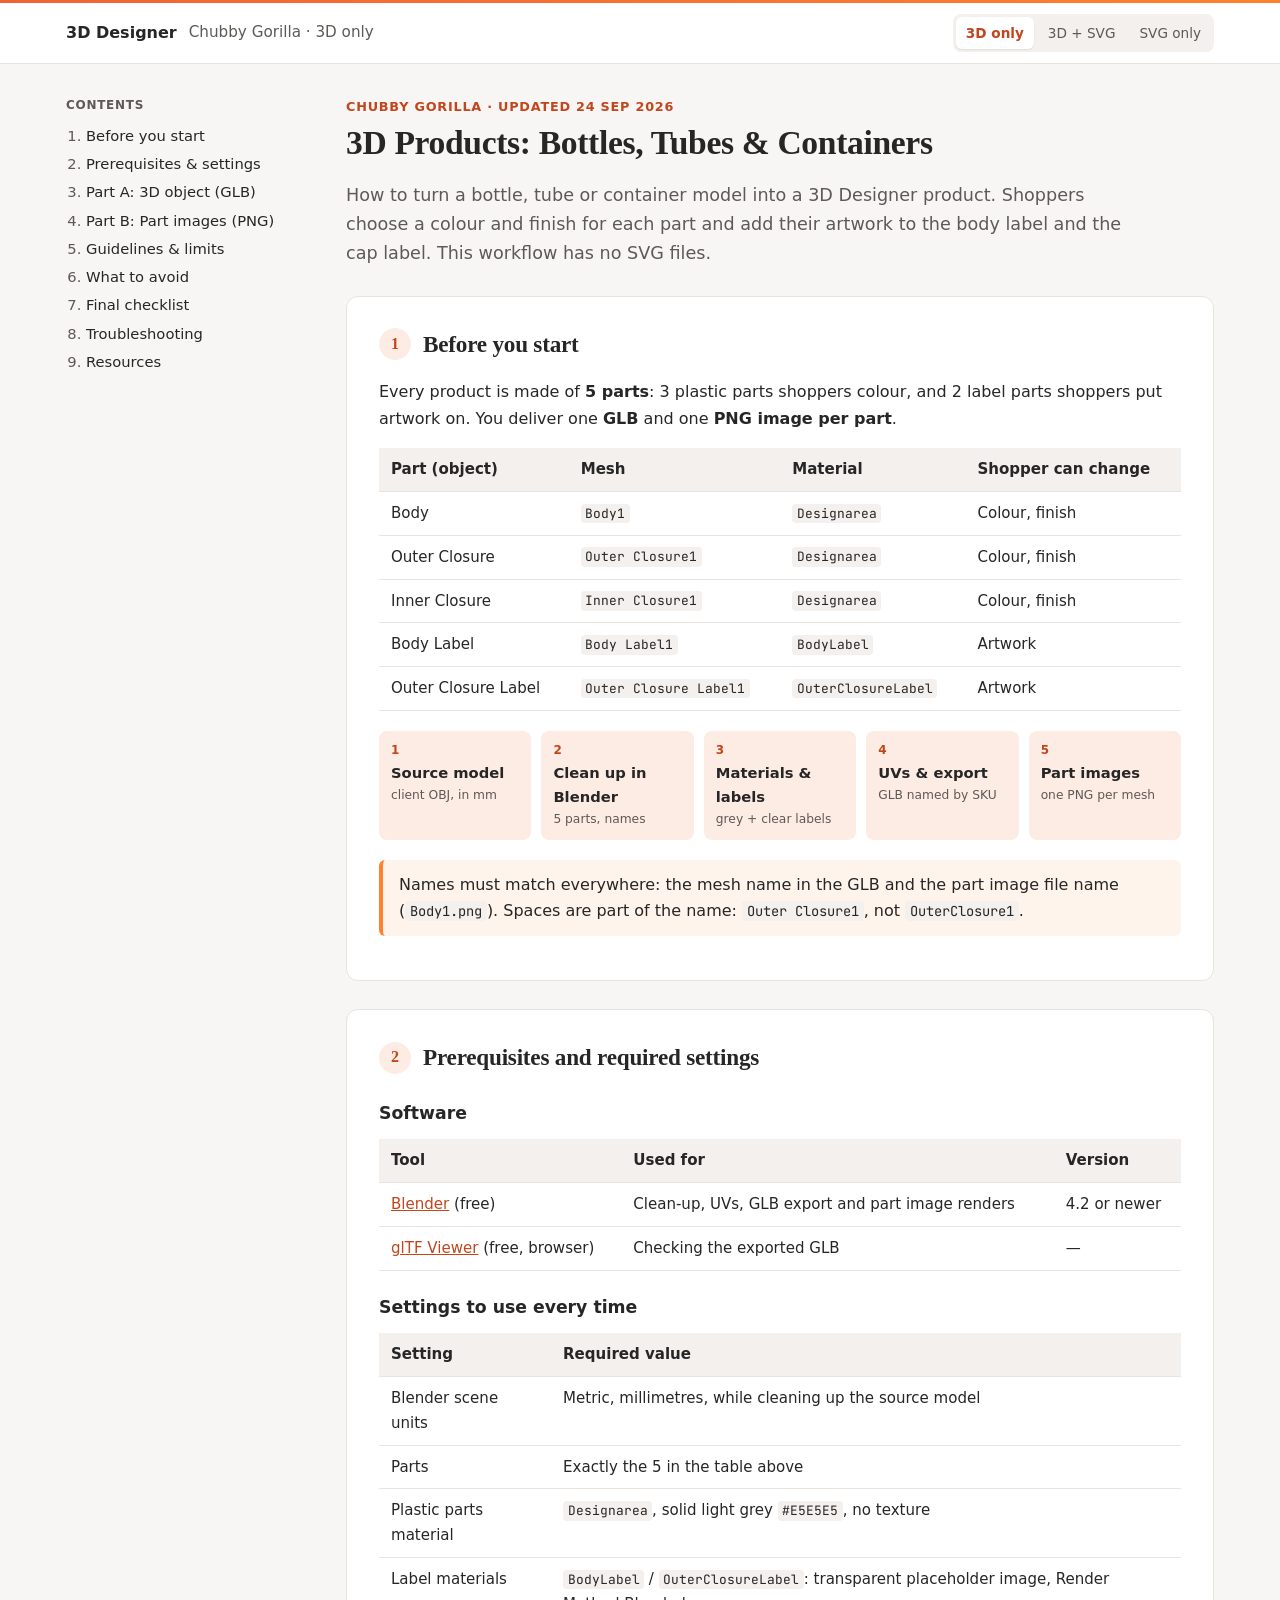
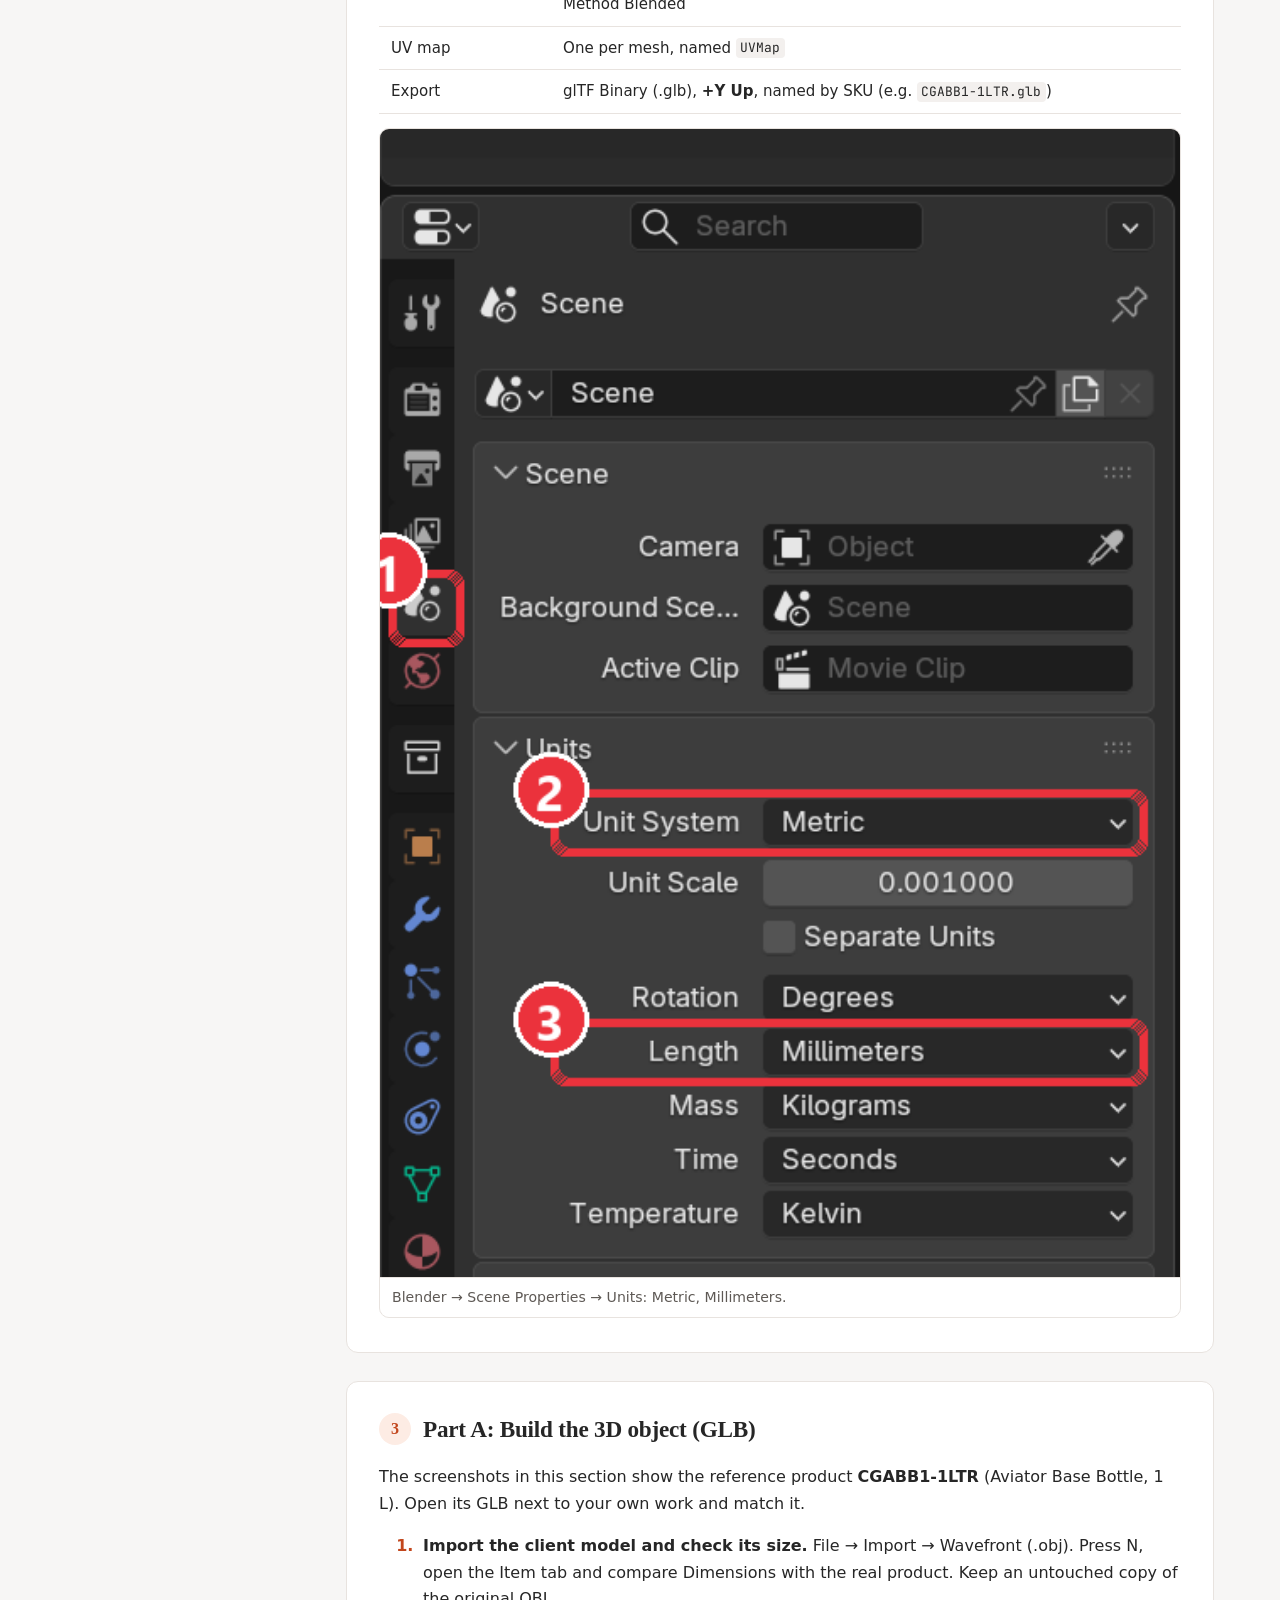
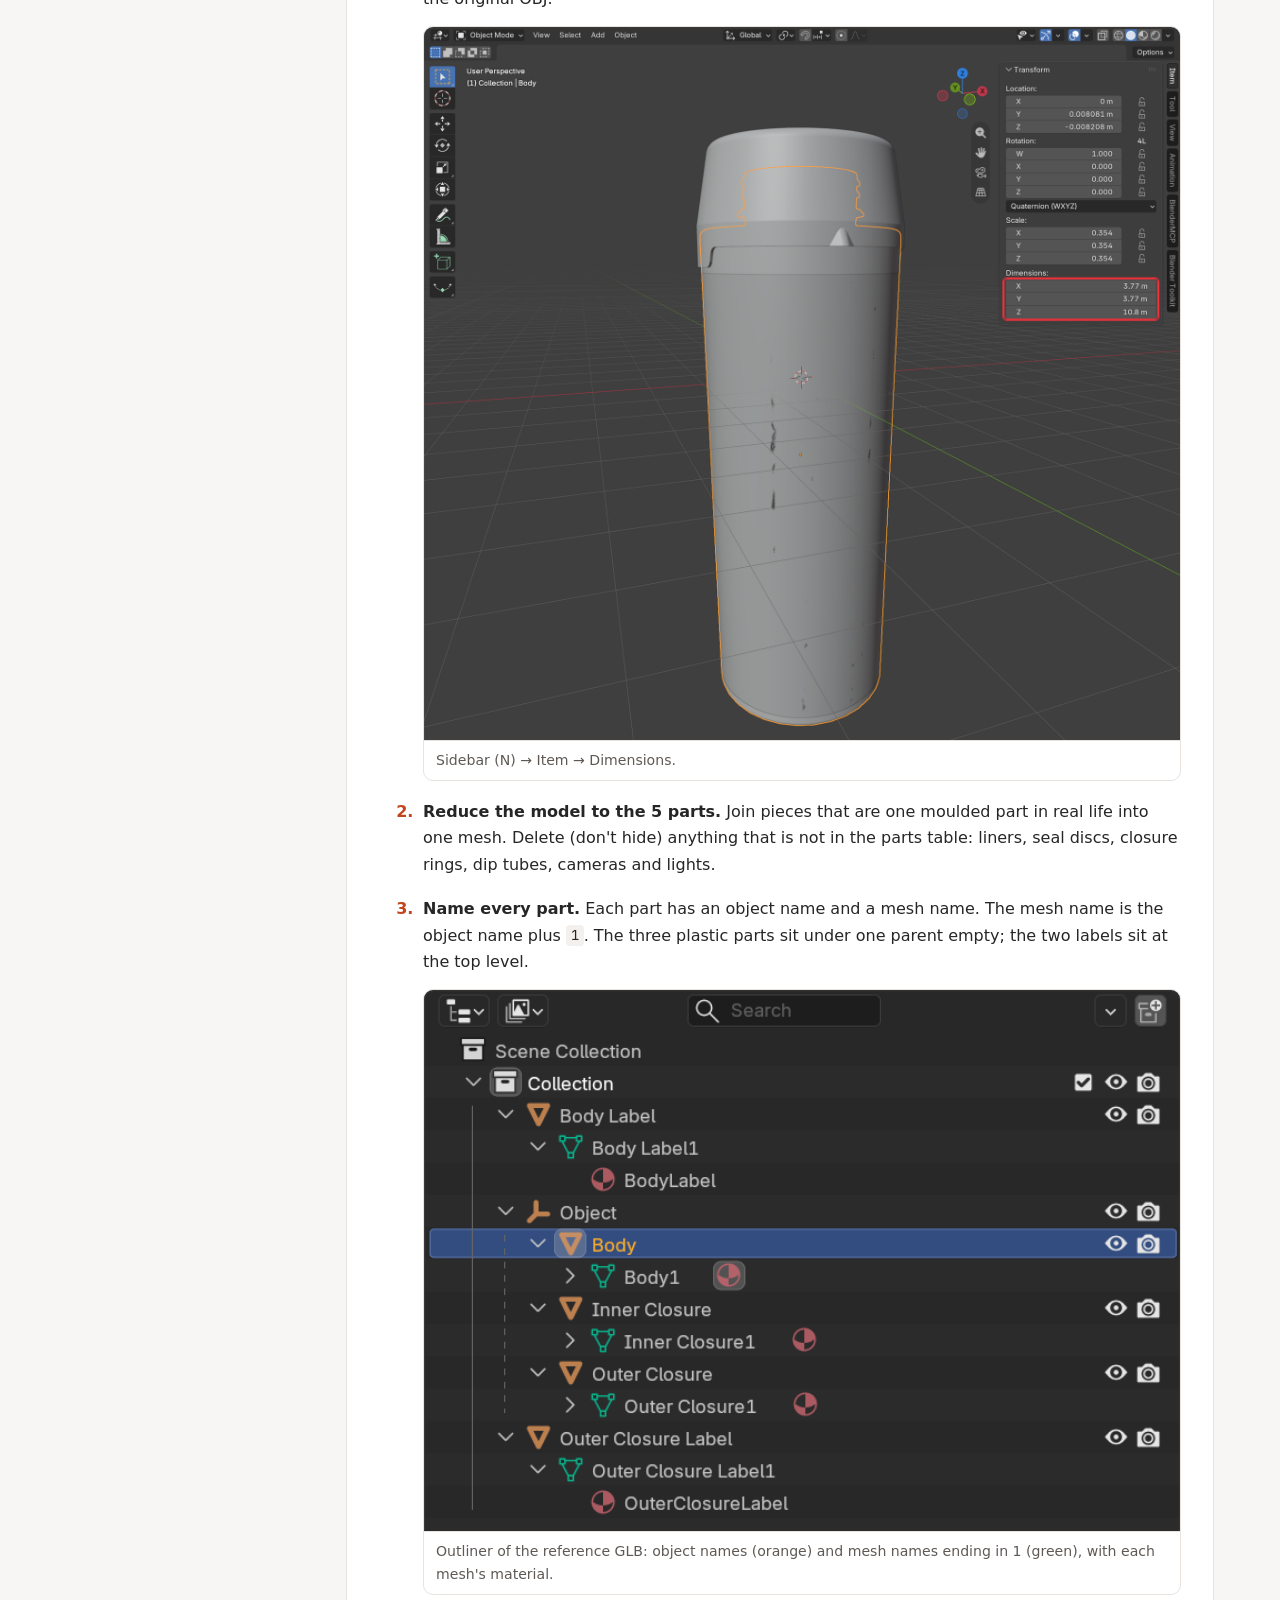
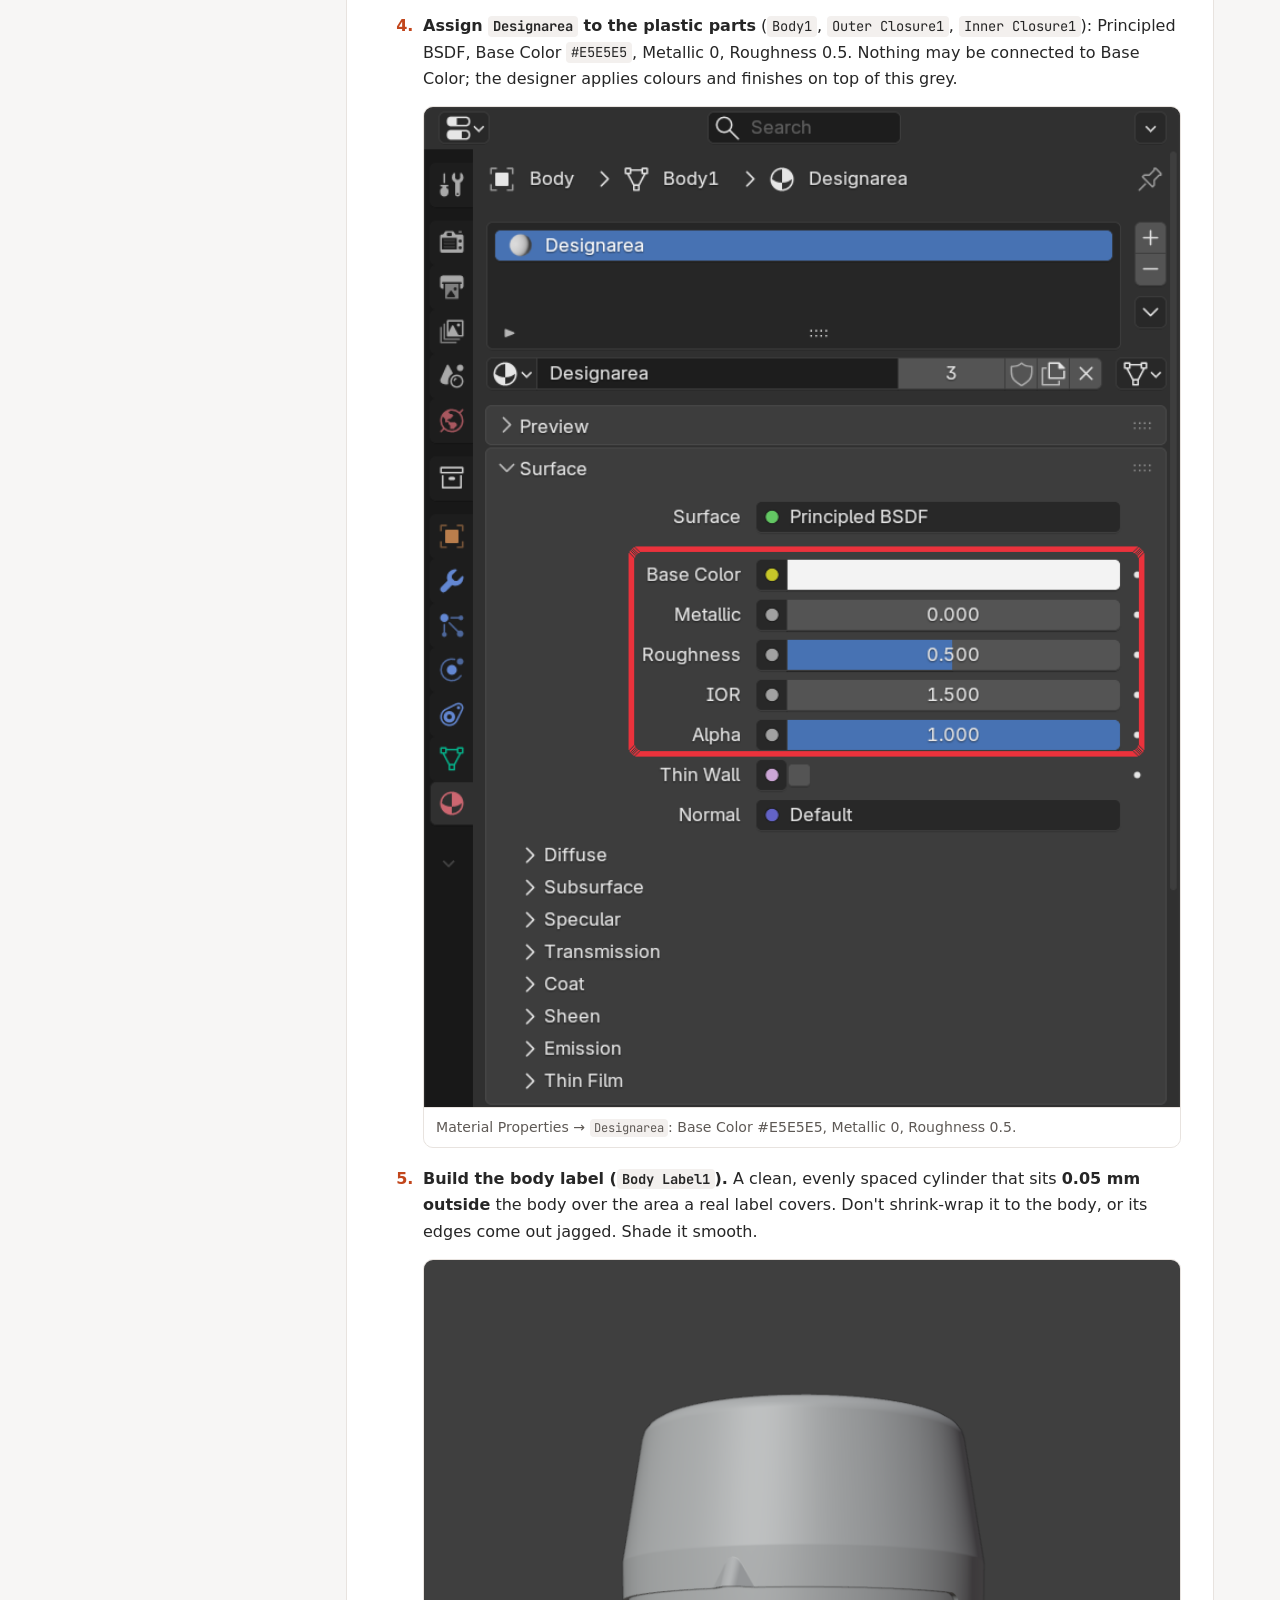
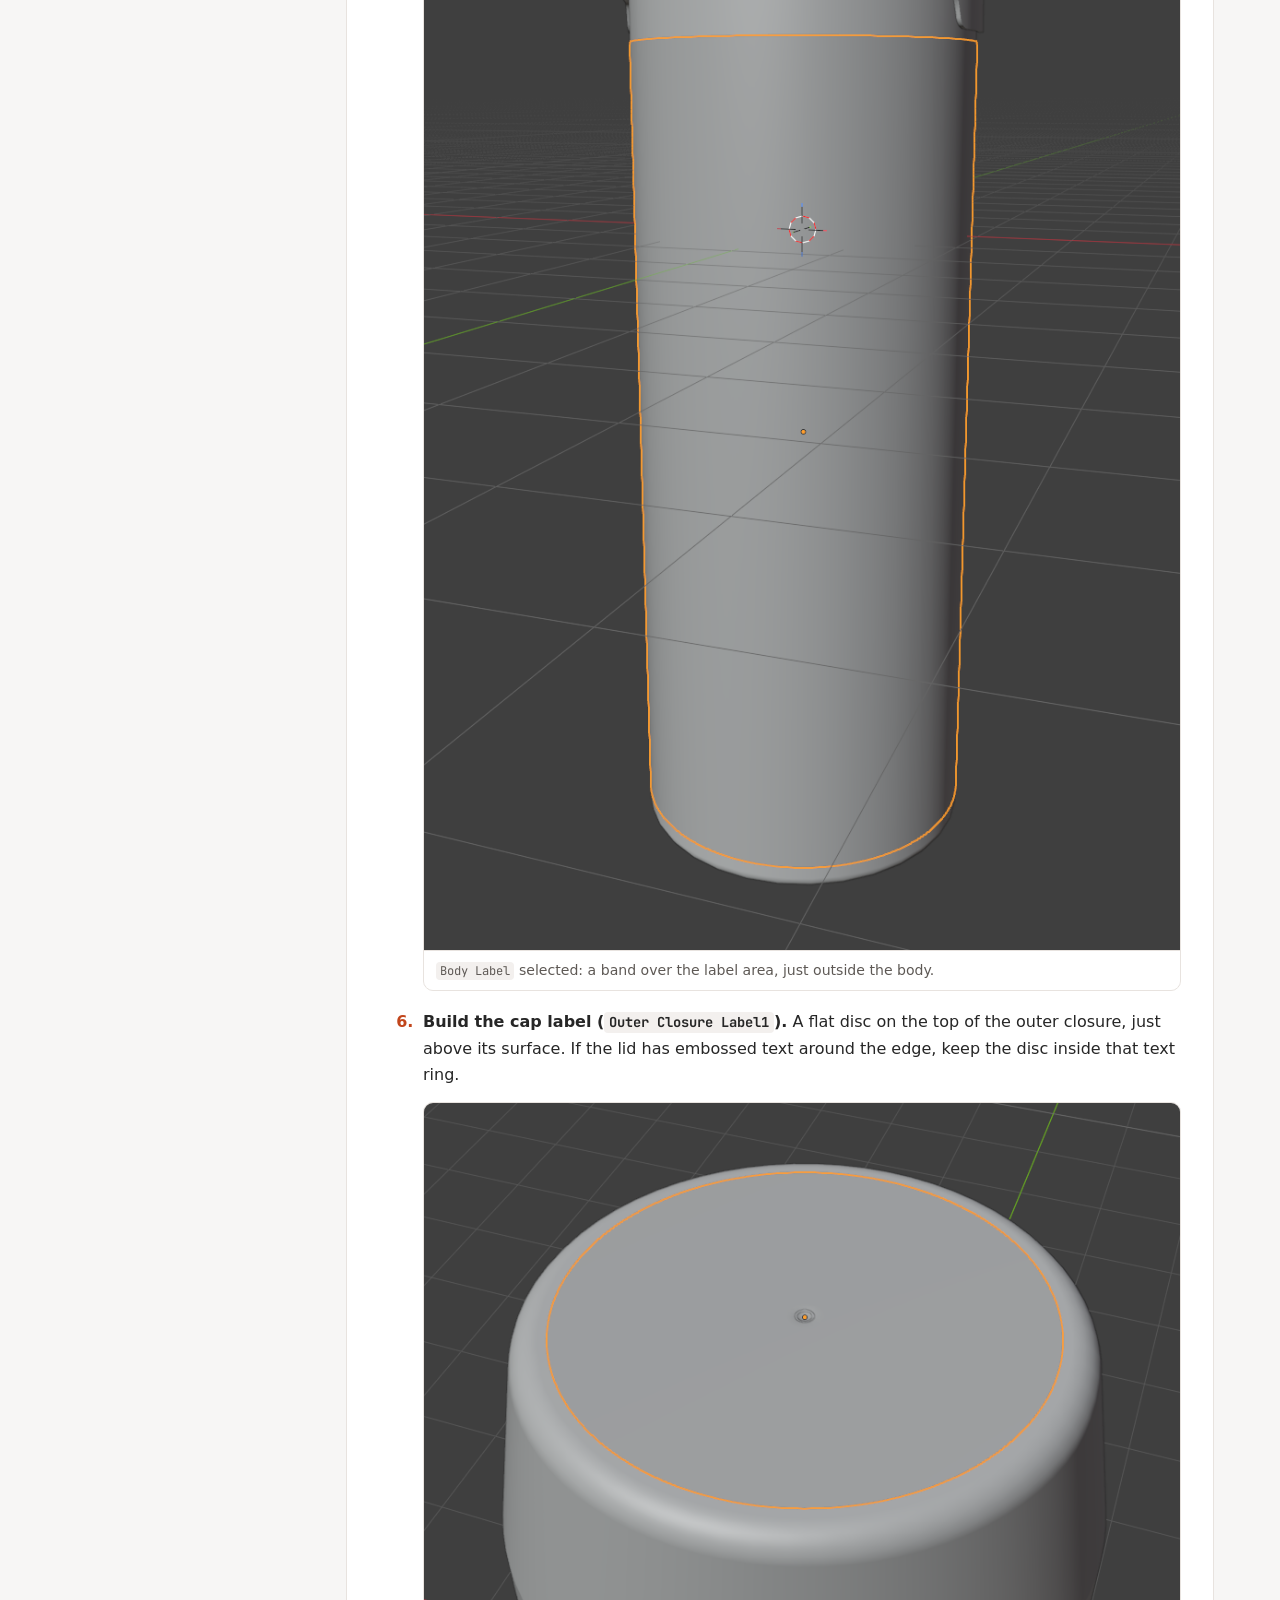
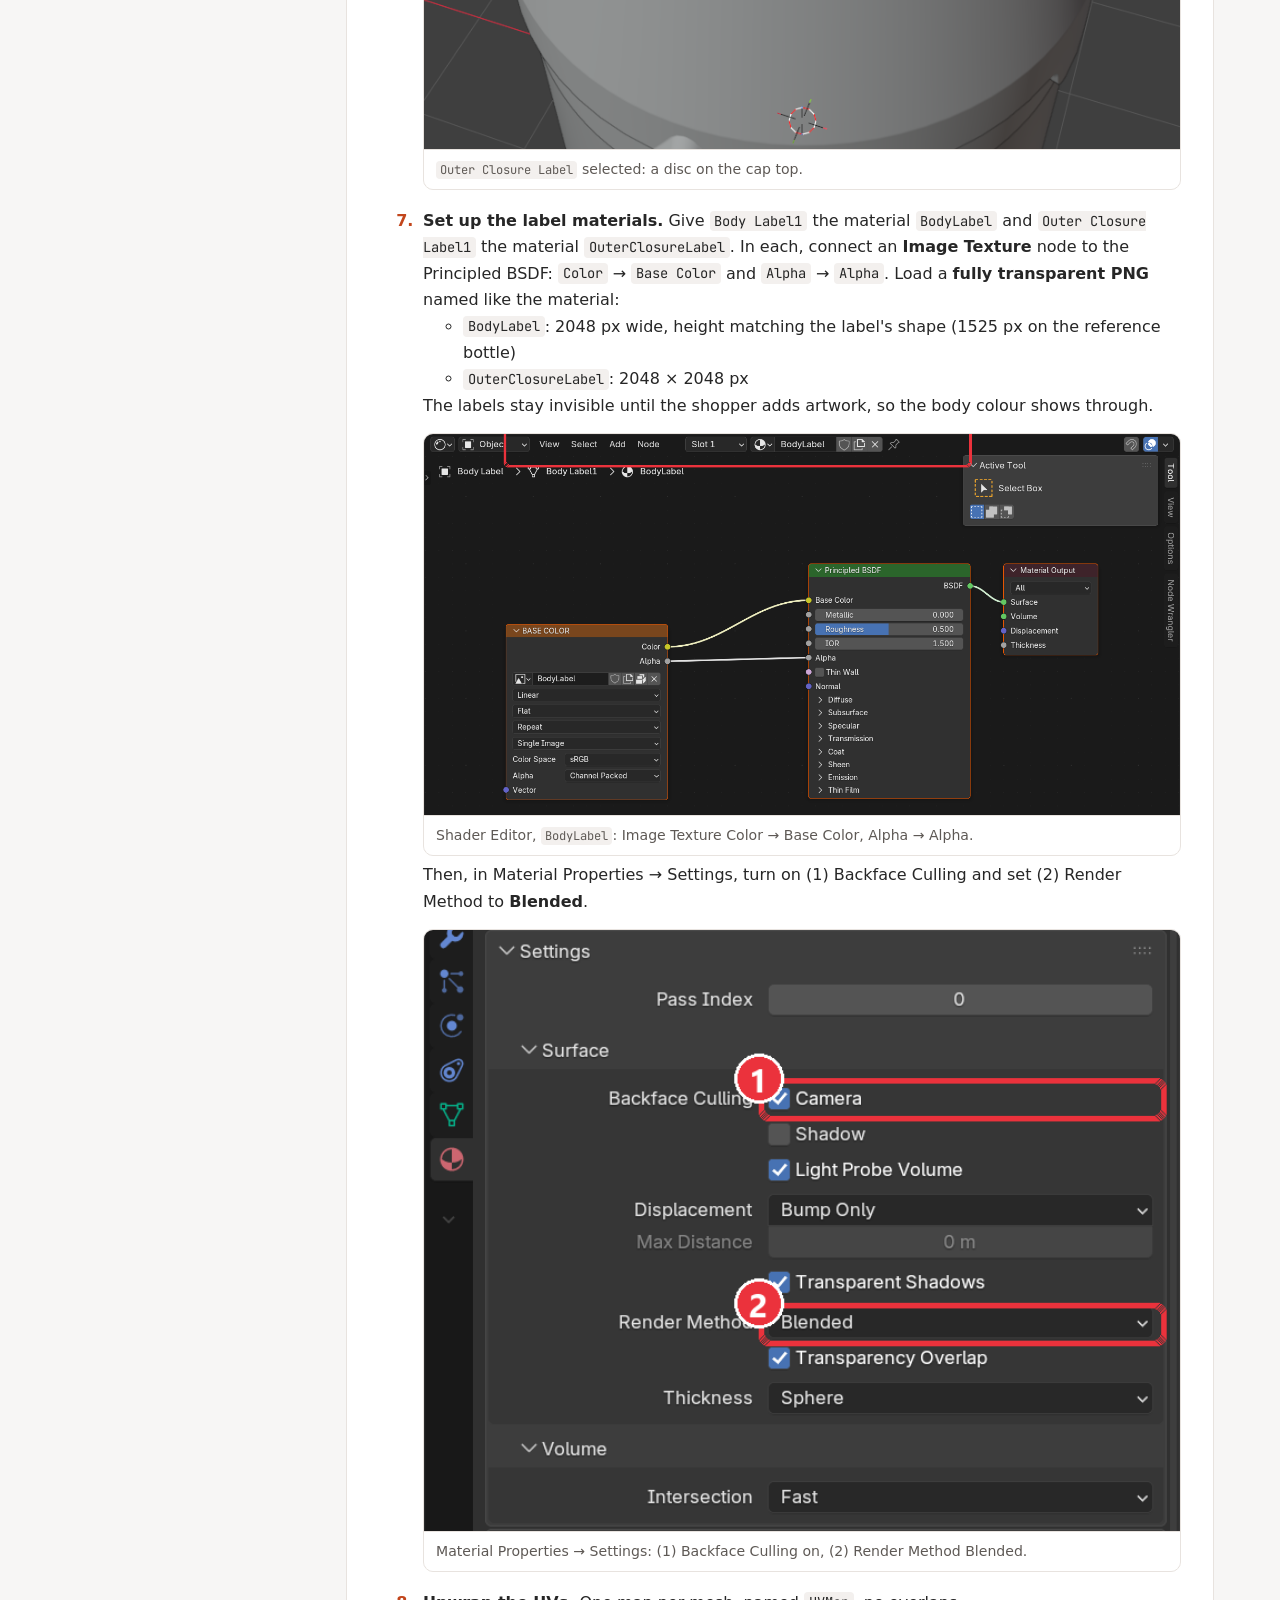
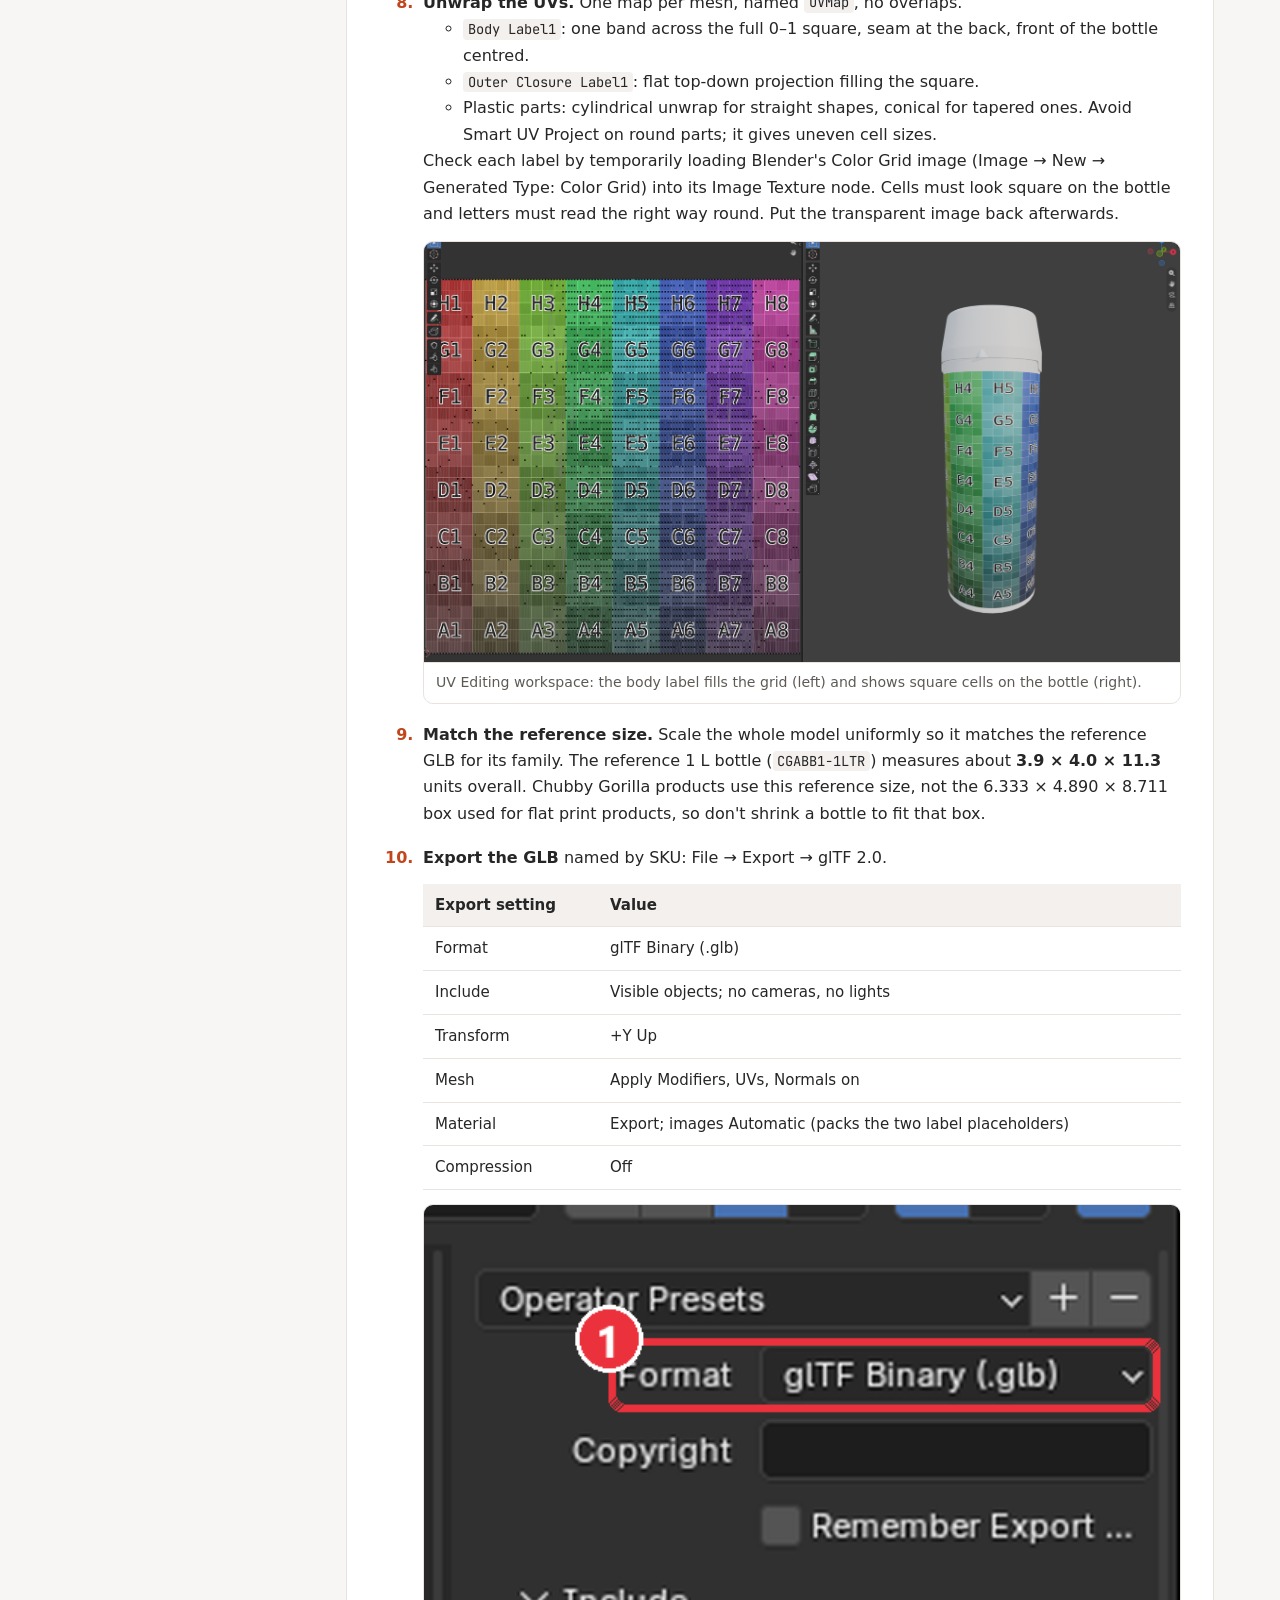
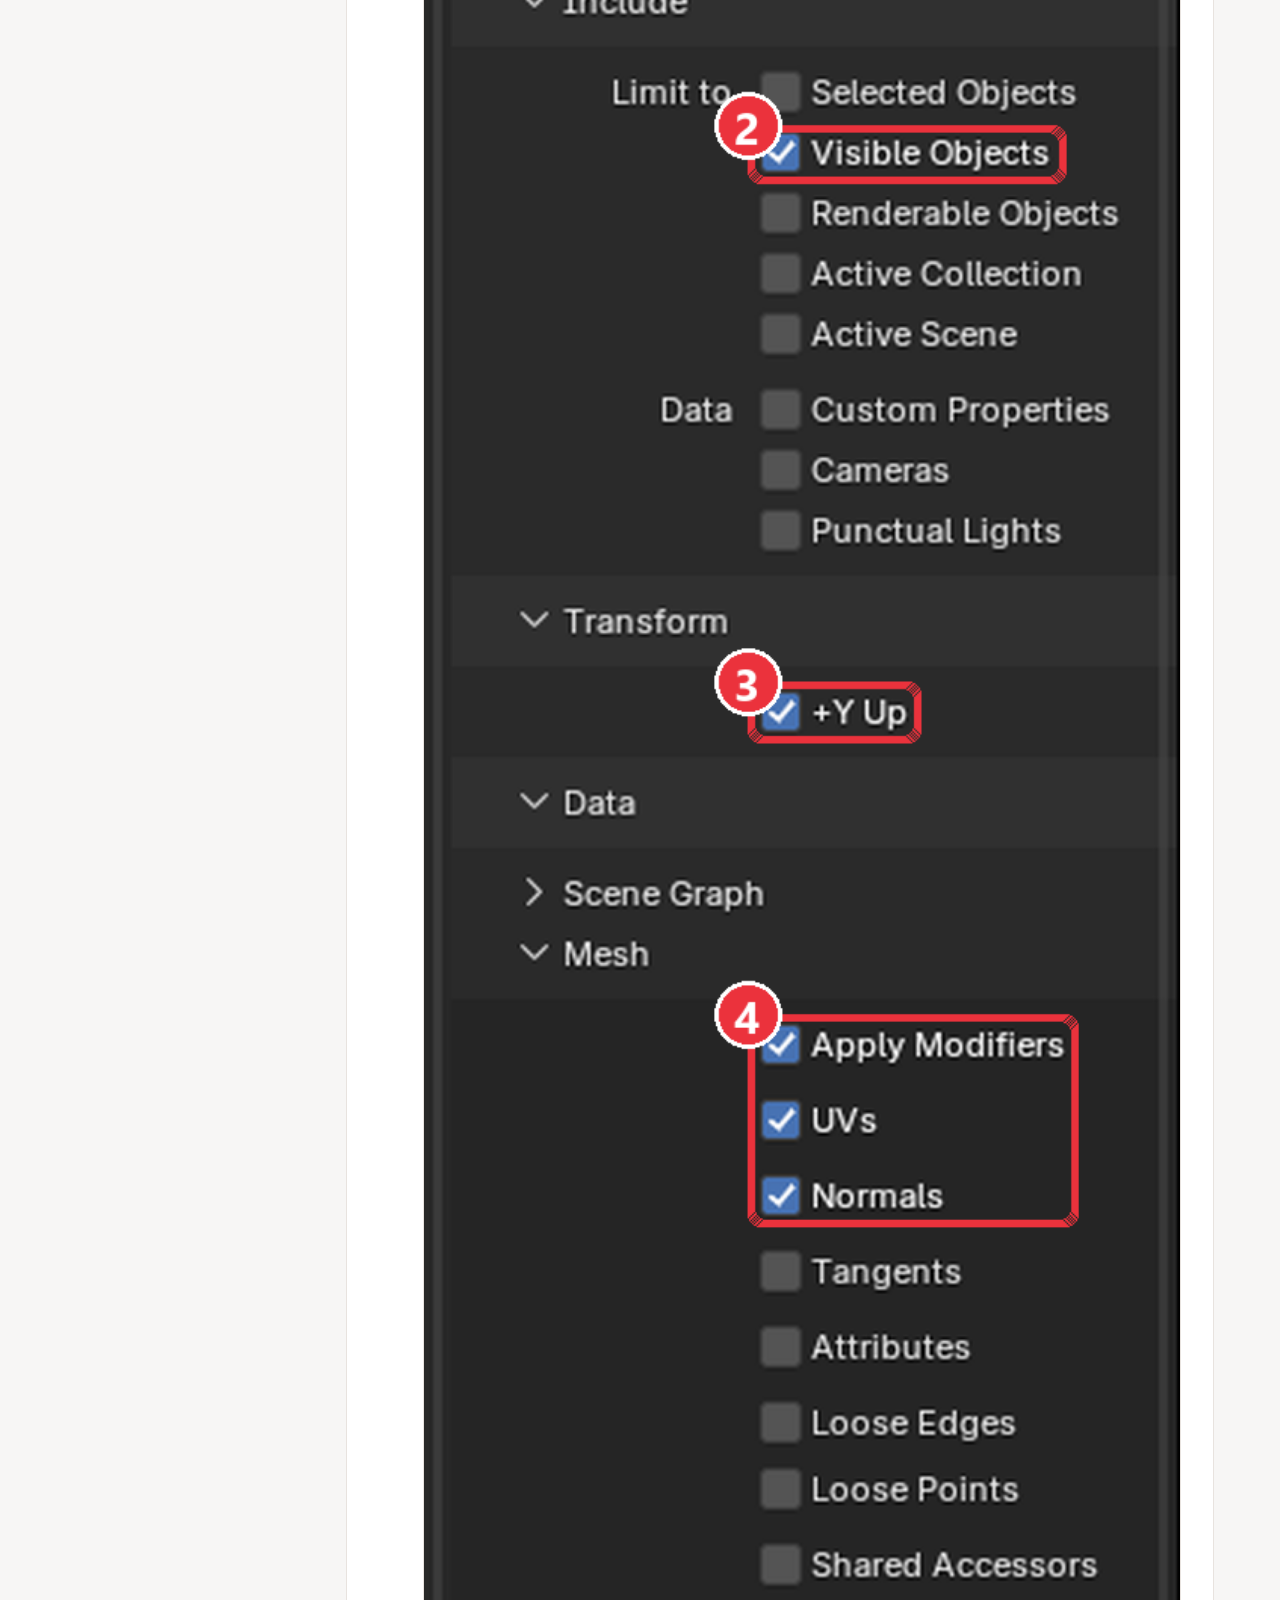
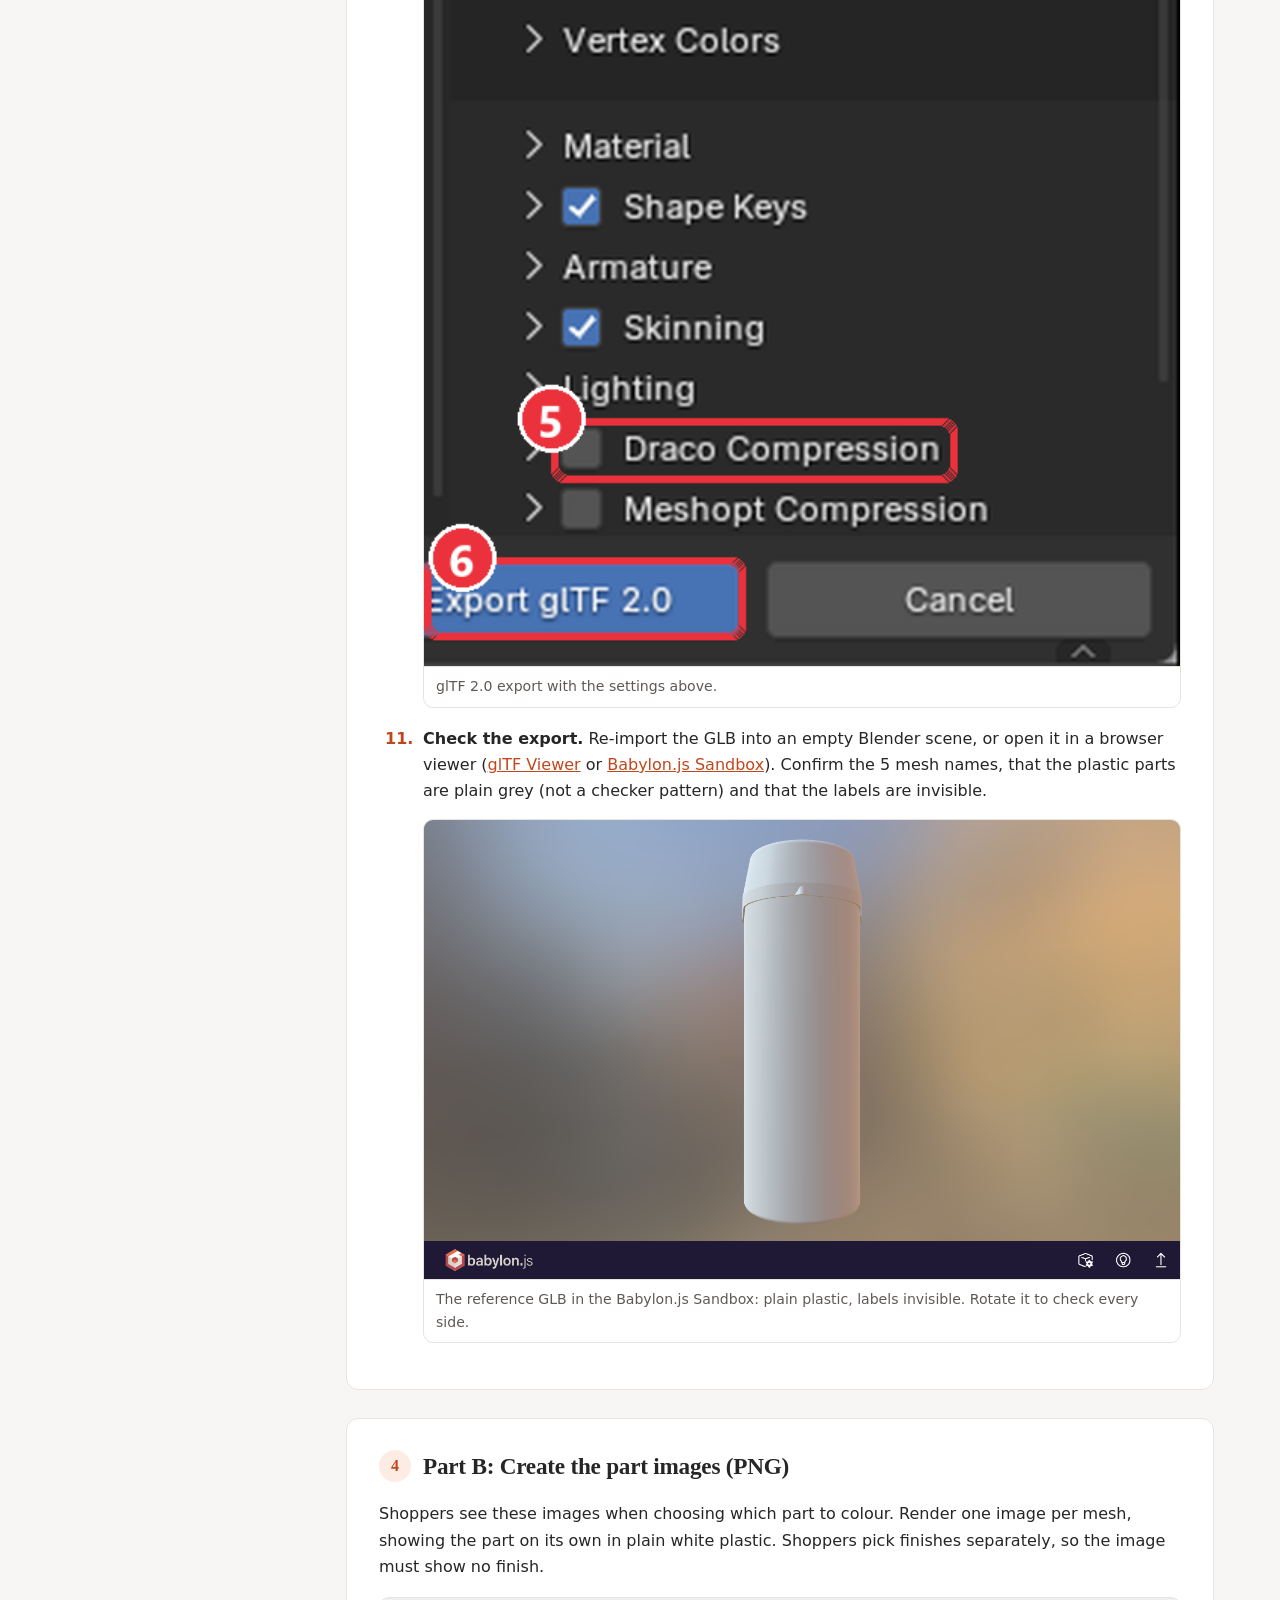
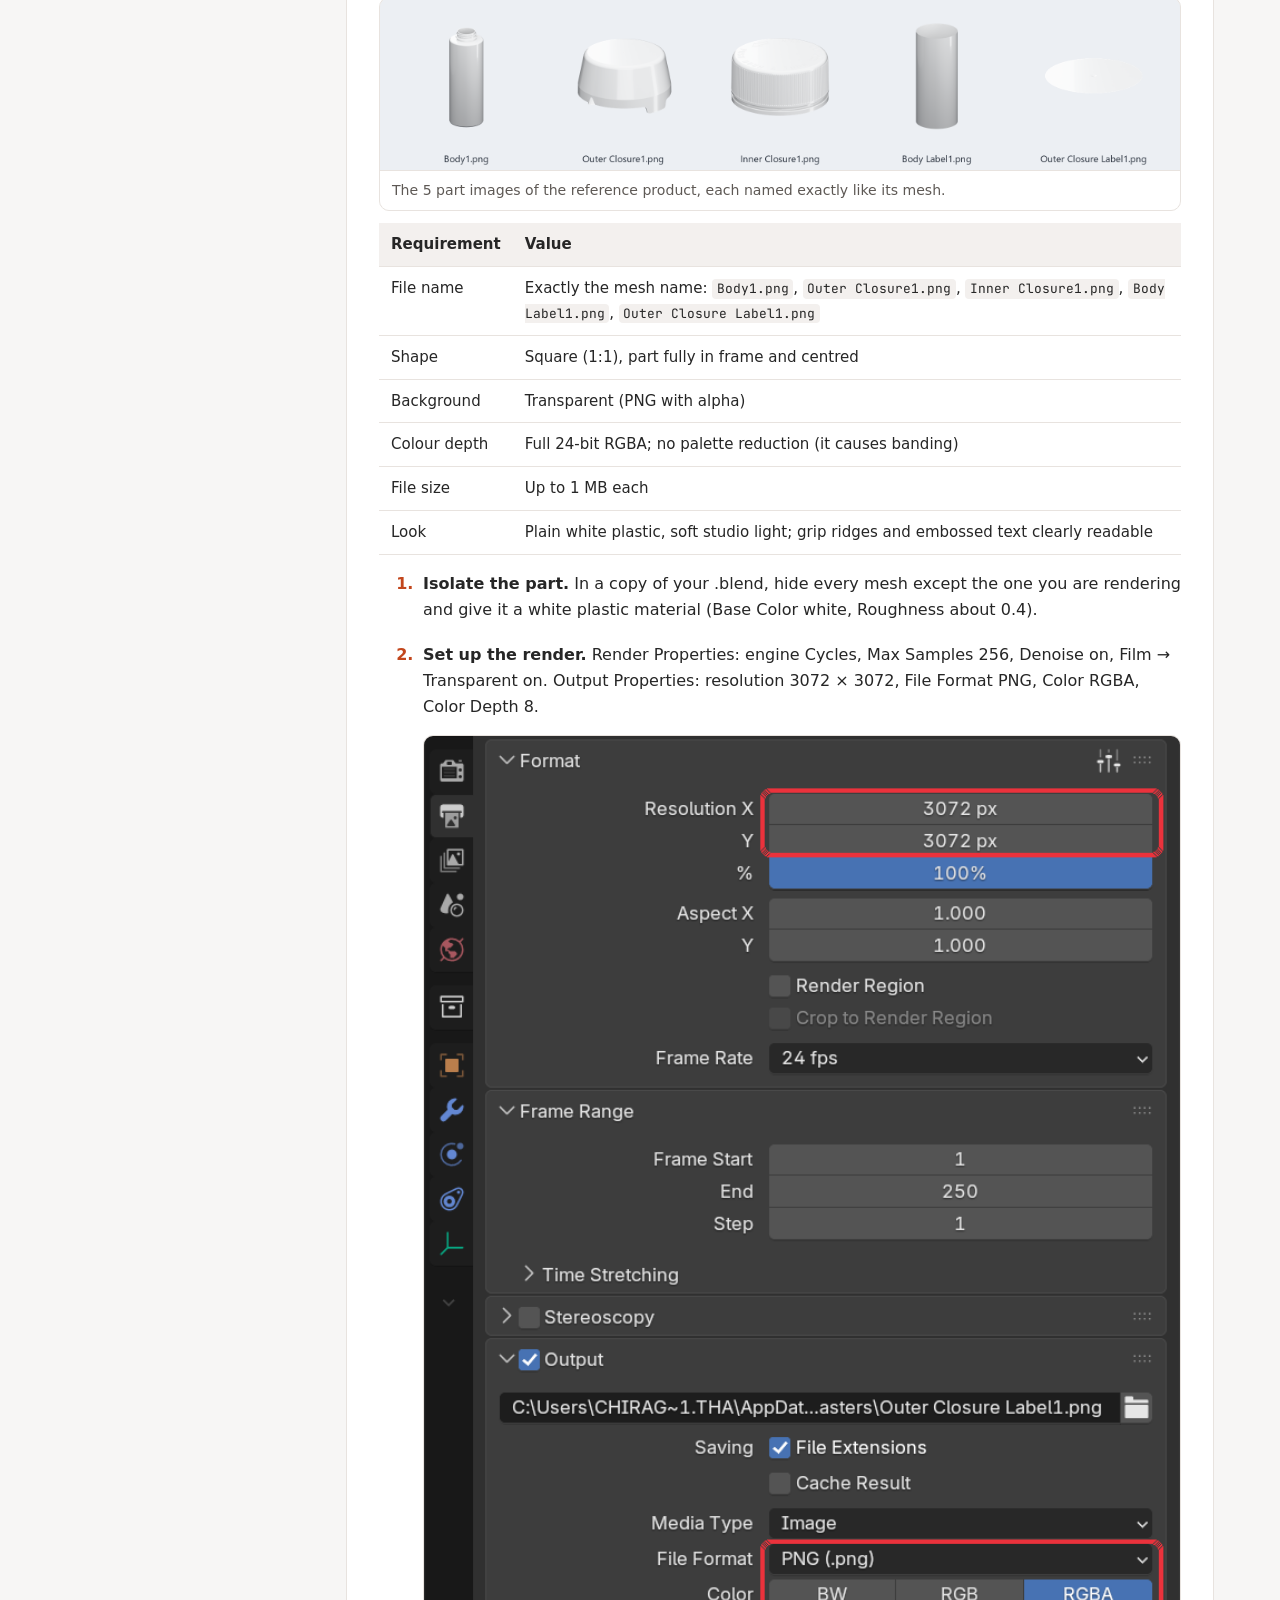
<file: chubby-gorilla.html>
<!doctype html>
<html lang="en">
<head>
<meta charset="utf-8">
<meta name="viewport" content="width=device-width, initial-scale=1">
<meta name="robots" content="noindex, nofollow">
<title>Chubby Gorilla Setup Guide</title>
<meta name="description" content="Chubby Gorilla: preparing 3D-only products (5-part GLB + per-part images) for the 3D Designer.">
<link rel="preconnect" href="https://fonts.googleapis.com">
<link href="https://fonts.googleapis.com/css2?family=Inter:wght@400;500;600;700&family=JetBrains+Mono:wght@400;500&display=swap" rel="stylesheet">
<link rel="stylesheet" href="assets/style.css">
</head>
<body>
<header class="topbar">
  <div class="wrap">
    <a class="brand" href="index.html">3D Designer</a>
    <span class="crumb">Chubby Gorilla · 3D only</span>
    <nav class="switch" aria-label="Other guides"><a href="chubby-gorilla.html" aria-current="page">3D only</a><a href="print-destination.html">3D + SVG</a><a href="customtees.html">SVG only</a></nav>
  </div>
</header>

<div class="wrap layout">
<nav class="toc" aria-label="Contents">
  <p class="toc-title">Contents</p>
  <ol>
    <li><a href="#overview">Before you start</a></li>
    <li><a href="#prereq">Prerequisites &amp; settings</a></li>
    <li><a href="#part-a">Part A: 3D object (GLB)</a></li>
    <li><a href="#part-b">Part B: Part images (PNG)</a></li>
    <li><a href="#guidelines">Guidelines &amp; limits</a></li>
    <li><a href="#avoid">What to avoid</a></li>
    <li><a href="#checklist">Final checklist</a></li>
    <li><a href="#troubleshooting">Troubleshooting</a></li>
    <li><a href="#resources">Resources</a></li>
  </ol>
</nav>

<main>
<p class="kicker">Chubby Gorilla · Updated 24 Sep 2026</p>
<h1>3D Products: Bottles, Tubes &amp; Containers</h1>
<p class="lead">How to turn a bottle, tube or container model into a 3D Designer product. Shoppers choose a colour and finish for each part and add their artwork to the body label and the cap label. This workflow has no SVG files.</p>

<!-- 1 -->
<section id="overview">
<h2><span class="num">1</span>Before you start</h2>
<p>Every product is made of <strong>5 parts</strong>: 3 plastic parts shoppers colour, and 2 label parts shoppers put artwork on. You deliver one <strong>GLB</strong> and one <strong>PNG image per part</strong>.</p>
<div class="table-wrap"><table>
<thead><tr><th>Part (object)</th><th>Mesh</th><th>Material</th><th>Shopper can change</th></tr></thead>
<tbody>
<tr><td>Body</td><td><code>Body1</code></td><td><code>Designarea</code></td><td>Colour, finish</td></tr>
<tr><td>Outer Closure</td><td><code>Outer Closure1</code></td><td><code>Designarea</code></td><td>Colour, finish</td></tr>
<tr><td>Inner Closure</td><td><code>Inner Closure1</code></td><td><code>Designarea</code></td><td>Colour, finish</td></tr>
<tr><td>Body Label</td><td><code>Body Label1</code></td><td><code>BodyLabel</code></td><td>Artwork</td></tr>
<tr><td>Outer Closure Label</td><td><code>Outer Closure Label1</code></td><td><code>OuterClosureLabel</code></td><td>Artwork</td></tr>
</tbody></table></div>

<ol class="flow" aria-label="Workflow">
  <li>Source model<small>client OBJ, in mm</small></li>
  <li>Clean up in Blender<small>5 parts, names</small></li>
  <li>Materials &amp; labels<small>grey + clear labels</small></li>
  <li>UVs &amp; export<small>GLB named by SKU</small></li>
  <li>Part images<small>one PNG per mesh</small></li>
</ol>
<p class="note">Names must match everywhere: the mesh name in the GLB and the part image file name (<code>Body1.png</code>). Spaces are part of the name: <code>Outer Closure1</code>, not <code>OuterClosure1</code>.</p>
</section>

<!-- 2 -->
<section id="prereq">
<h2><span class="num">2</span>Prerequisites and required settings</h2>
<h3>Software</h3>
<div class="table-wrap"><table>
<thead><tr><th>Tool</th><th>Used for</th><th>Version</th></tr></thead>
<tbody>
<tr><td><a href="https://www.blender.org/download/">Blender</a> (free)</td><td>Clean-up, UVs, GLB export and part image renders</td><td>4.2 or newer</td></tr>
<tr><td><a href="https://gltf-viewer.donmccurdy.com/">glTF Viewer</a> (free, browser)</td><td>Checking the exported GLB</td><td>—</td></tr>
</tbody></table></div>
<h3>Settings to use every time</h3>
<div class="table-wrap"><table>
<thead><tr><th>Setting</th><th>Required value</th></tr></thead>
<tbody>
<tr><td>Blender scene units</td><td>Metric, millimetres, while cleaning up the source model</td></tr>
<tr><td>Parts</td><td>Exactly the 5 in the table above</td></tr>
<tr><td>Plastic parts material</td><td><code>Designarea</code>, solid light grey <code>#E5E5E5</code>, no texture</td></tr>
<tr><td>Label materials</td><td><code>BodyLabel</code> / <code>OuterClosureLabel</code>: transparent placeholder image, Render Method Blended</td></tr>
<tr><td>UV map</td><td>One per mesh, named <code>UVMap</code></td></tr>
<tr><td>Export</td><td>glTF Binary (.glb), <strong>+Y Up</strong>, named by SKU (e.g. <code>CGABB1-1LTR.glb</code>)</td></tr>
</tbody></table></div>
<figure class="shot" data-shot="a00-blender-units"><img src="images/a00-blender-units.png" alt="Blender Scene Properties with Unit System set to Metric and Length set to Millimeters" loading="lazy"><figcaption>Blender → Scene Properties → Units: Metric, Millimeters.</figcaption></figure>
</section>

<!-- 3 -->
<section id="part-a">
<h2><span class="num">3</span>Part A: Build the 3D object (GLB)</h2>
<p>The screenshots in this section show the reference product <strong>CGABB1-1LTR</strong> (Aviator Base Bottle, 1 L). Open its GLB next to your own work and match it.</p>
<ol class="steps">
<li><strong>Import the client model and check its size.</strong> File → Import → Wavefront (.obj). Press N, open the Item tab and compare Dimensions with the real product. Keep an untouched copy of the original OBJ.
<figure class="shot" data-shot="cg-a01-import-dimensions"><img src="images/cg-a01-import-dimensions.png" alt="Bottle in the Blender viewport with the Item panel showing its dimensions" loading="lazy"><figcaption>Sidebar (N) → Item → Dimensions.</figcaption></figure></li>
<li><strong>Reduce the model to the 5 parts.</strong> Join pieces that are one moulded part in real life into one mesh. Delete (don't hide) anything that is not in the parts table: liners, seal discs, closure rings, dip tubes, cameras and lights.</li>
<li><strong>Name every part.</strong> Each part has an object name and a mesh name. The mesh name is the object name plus <code>1</code>. The three plastic parts sit under one parent empty; the two labels sit at the top level.
<figure class="shot" data-shot="cg-a02-outliner"><img src="images/cg-a02-outliner.png" alt="Blender Outliner showing Body Label, Object with Body, Inner Closure and Outer Closure, and Outer Closure Label" loading="lazy"><figcaption>Outliner of the reference GLB: object names (orange) and mesh names ending in 1 (green), with each mesh's material.</figcaption></figure></li>
<li><strong>Assign <code>Designarea</code> to the plastic parts</strong> (<code>Body1</code>, <code>Outer Closure1</code>, <code>Inner Closure1</code>): Principled BSDF, Base Color <code>#E5E5E5</code>, Metallic 0, Roughness 0.5. Nothing may be connected to Base Color; the designer applies colours and finishes on top of this grey.
<figure class="shot" data-shot="cg-a03-designarea-material"><img src="images/cg-a03-designarea-material.png" alt="Material Properties of Body showing the Designarea material" loading="lazy"><figcaption>Material Properties → <code>Designarea</code>: Base Color #E5E5E5, Metallic 0, Roughness 0.5.</figcaption></figure></li>
<li><strong>Build the body label (<code>Body Label1</code>).</strong> A clean, evenly spaced cylinder that sits <strong>0.05 mm outside</strong> the body over the area a real label covers. Don't shrink-wrap it to the body, or its edges come out jagged. Shade it smooth.
<figure class="shot" data-shot="cg-a05-body-label"><img src="images/cg-a05-body-label.png" alt="Body Label selected on the bottle, outlined in orange" loading="lazy"><figcaption><code>Body Label</code> selected: a band over the label area, just outside the body.</figcaption></figure></li>
<li><strong>Build the cap label (<code>Outer Closure Label1</code>).</strong> A flat disc on the top of the outer closure, just above its surface. If the lid has embossed text around the edge, keep the disc inside that text ring.
<figure class="shot" data-shot="cg-a06-closure-label"><img src="images/cg-a06-closure-label.png" alt="Outer Closure Label disc selected on top of the cap" loading="lazy"><figcaption><code>Outer Closure Label</code> selected: a disc on the cap top.</figcaption></figure></li>
<li><strong>Set up the label materials.</strong> Give <code>Body Label1</code> the material <code>BodyLabel</code> and <code>Outer Closure Label1</code> the material <code>OuterClosureLabel</code>. In each, connect an <strong>Image Texture</strong> node to the Principled BSDF: <code>Color</code> → <code>Base Color</code> and <code>Alpha</code> → <code>Alpha</code>. Load a <strong>fully transparent PNG</strong> named like the material:
<ul>
<li><code>BodyLabel</code>: 2048 px wide, height matching the label's shape (1525 px on the reference bottle)</li>
<li><code>OuterClosureLabel</code>: 2048 × 2048 px</li>
</ul>
The labels stay invisible until the shopper adds artwork, so the body colour shows through.
<figure class="shot" data-shot="cg-a04-label-material-nodes"><img src="images/cg-a04-label-material-nodes.png" alt="Shader Editor showing an Image Texture node feeding Base Color and Alpha of the Principled BSDF" loading="lazy"><figcaption>Shader Editor, <code>BodyLabel</code>: Image Texture Color → Base Color, Alpha → Alpha.</figcaption></figure>
Then, in Material Properties → Settings, turn on (1) Backface Culling and set (2) Render Method to <strong>Blended</strong>.
<figure class="shot" data-shot="cg-a09-label-settings"><img src="images/cg-a09-label-settings.png" alt="Material Settings with Backface Culling on and Render Method Blended" loading="lazy"><figcaption>Material Properties → Settings: (1) Backface Culling on, (2) Render Method Blended.</figcaption></figure></li>
<li><strong>Unwrap the UVs.</strong> One map per mesh, named <code>UVMap</code>, no overlaps.
<ul>
<li><code>Body Label1</code>: one band across the full 0–1 square, seam at the back, front of the bottle centred.</li>
<li><code>Outer Closure Label1</code>: flat top-down projection filling the square.</li>
<li>Plastic parts: cylindrical unwrap for straight shapes, conical for tapered ones. Avoid Smart UV Project on round parts; it gives uneven cell sizes.</li>
</ul>
Check each label by temporarily loading Blender's Color Grid image (Image → New → Generated Type: Color Grid) into its Image Texture node. Cells must look square on the bottle and letters must read the right way round. Put the transparent image back afterwards.
<figure class="shot" data-shot="cg-a07-uv-color-grid"><img src="images/cg-a07-uv-color-grid.png" alt="UV Editor with the Color Grid and the bottle label showing even square cells" loading="lazy"><figcaption>UV Editing workspace: the body label fills the grid (left) and shows square cells on the bottle (right).</figcaption></figure></li>
<li><strong>Match the reference size.</strong> Scale the whole model uniformly so it matches the reference GLB for its family. The reference 1 L bottle (<code>CGABB1-1LTR</code>) measures about <strong>3.9 × 4.0 × 11.3</strong> units overall. Chubby Gorilla products use this reference size, not the 6.333 × 4.890 × 8.711 box used for flat print products, so don't shrink a bottle to fit that box.</li>
<li><strong>Export the GLB</strong> named by SKU: File → Export → glTF 2.0.
<div class="table-wrap"><table>
<thead><tr><th>Export setting</th><th>Value</th></tr></thead>
<tbody>
<tr><td>Format</td><td>glTF Binary (.glb)</td></tr>
<tr><td>Include</td><td>Visible objects; no cameras, no lights</td></tr>
<tr><td>Transform</td><td>+Y Up</td></tr>
<tr><td>Mesh</td><td>Apply Modifiers, UVs, Normals on</td></tr>
<tr><td>Material</td><td>Export; images Automatic (packs the two label placeholders)</td></tr>
<tr><td>Compression</td><td>Off</td></tr>
</tbody></table></div>
<figure class="shot" data-shot="a08-gltf-export"><img src="images/a08-gltf-export.png" alt="Blender glTF 2.0 export dialog with GLB format and +Y Up selected" loading="lazy"><figcaption>glTF 2.0 export with the settings above.</figcaption></figure></li>
<li><strong>Check the export.</strong> Re-import the GLB into an empty Blender scene, or open it in a browser viewer (<a href="https://gltf-viewer.donmccurdy.com/">glTF Viewer</a> or <a href="https://sandbox.babylonjs.com/">Babylon.js Sandbox</a>). Confirm the 5 mesh names, that the plastic parts are plain grey (not a checker pattern) and that the labels are invisible.
<figure class="shot" data-shot="cg-a10-gltf-viewer"><img src="images/cg-a10-gltf-viewer.png" alt="CGABB1-1LTR GLB open in the Babylon.js Sandbox, plain grey with invisible labels" loading="lazy"><figcaption>The reference GLB in the Babylon.js Sandbox: plain plastic, labels invisible. Rotate it to check every side.</figcaption></figure></li>
</ol>
</section>

<!-- 4 -->
<section id="part-b">
<h2><span class="num">4</span>Part B: Create the part images (PNG)</h2>
<p>Shoppers see these images when choosing which part to colour. Render one image per mesh, showing the part on its own in plain white plastic. Shoppers pick finishes separately, so the image must show no finish.</p>
<figure class="shot" data-shot="cg-b02-part-images"><img src="images/cg-b02-part-images.png" alt="The five part images of CGABB1-1LTR: Body1, Outer Closure1, Inner Closure1, Body Label1, Outer Closure Label1" loading="lazy"><figcaption>The 5 part images of the reference product, each named exactly like its mesh.</figcaption></figure>
<div class="table-wrap"><table>
<thead><tr><th>Requirement</th><th>Value</th></tr></thead>
<tbody>
<tr><td>File name</td><td>Exactly the mesh name: <code>Body1.png</code>, <code>Outer Closure1.png</code>, <code>Inner Closure1.png</code>, <code>Body Label1.png</code>, <code>Outer Closure Label1.png</code></td></tr>
<tr><td>Shape</td><td>Square (1:1), part fully in frame and centred</td></tr>
<tr><td>Background</td><td>Transparent (PNG with alpha)</td></tr>
<tr><td>Colour depth</td><td>Full 24-bit RGBA; no palette reduction (it causes banding)</td></tr>
<tr><td>File size</td><td>Up to 1 MB each</td></tr>
<tr><td>Look</td><td>Plain white plastic, soft studio light; grip ridges and embossed text clearly readable</td></tr>
</tbody></table></div>
<ol class="steps">
<li><strong>Isolate the part.</strong> In a copy of your .blend, hide every mesh except the one you are rendering and give it a white plastic material (Base Color white, Roughness about 0.4).</li>
<li><strong>Set up the render.</strong> Render Properties: engine Cycles, Max Samples 256, Denoise on, Film → Transparent on. Output Properties: resolution 3072 × 3072, File Format PNG, Color RGBA, Color Depth 8.
<figure class="shot" data-shot="cg-b01-output-settings"><img src="images/cg-b01-output-settings.png" alt="Blender Output Properties with 3072 by 3072 resolution and PNG RGBA output" loading="lazy"><figcaption>Output Properties from the reference render file: 3072 × 3072 px, PNG, RGBA.</figcaption></figure>
<figure class="shot" data-shot="cg-b01-film-transparent"><img src="images/cg-b01-film-transparent.png" alt="Blender Render Properties with the Film panel open and Transparent ticked" loading="lazy"><figcaption>Render Properties → Film → Transparent ticked, so the background renders see-through.</figcaption></figure></li>
<li><strong>Frame and render.</strong> Aim the camera at a slight three-quarter angle so the part's shape reads, with a small margin all round. Render (F12) and save as <code>&lt;mesh name&gt;.png</code>.</li>
<li><strong>Fit the 1 MB limit.</strong> If a file is over 1 MB, scale it down (keeping it square) until it fits. The reference images are 1900–3060 px square. Do not reduce them to 256 colours.</li>
</ol>
</section>

<!-- 5 -->
<section id="guidelines">
<h2><span class="num">5</span>Guidelines, limitations and recommendations</h2>
<div class="table-wrap"><table>
<thead><tr><th>Item</th><th>Limit or rule</th></tr></thead>
<tbody>
<tr><td>Parts</td><td>5: Body, Outer Closure, Inner Closure, Body Label, Outer Closure Label</td></tr>
<tr><td>Plastic materials</td><td>One shared <code>Designarea</code>, solid grey. Mapping, Mix or procedural nodes do not survive export</td></tr>
<tr><td>Label materials</td><td>Transparent placeholder image, Color and Alpha connected, Render Method Blended</td></tr>
<tr><td>UV maps</td><td>One per mesh, named <code>UVMap</code>, inside the 0–1 square, square cells on the labels</td></tr>
<tr><td>GLB size</td><td>Keep it light; the reference GLB is 1.6 MB</td></tr>
<tr><td>Part images</td><td>One per mesh, square, transparent, 24-bit RGBA, up to 1 MB</td></tr>
</tbody></table></div>
<h3>Recommendations</h3>
<ul>
<li>Start each new SKU from the reference GLB of the same family and keep its names and structure.</li>
<li>Finish one product end to end, including the checklist, before starting a batch.</li>
<li>Keep a master .blend for every SKU so you can re-scale, re-unwrap or re-render later.</li>
<li>Re-open every exported GLB to check it. Re-saving a .blend after importing a GLB can attach a stray image to <code>Designarea</code>.</li>
</ul>
</section>

<!-- 6 -->
<section id="avoid">
<h2><span class="num">6</span>What to avoid</h2>
<p>These are the mistakes that most often break a Chubby Gorilla product. Each one looks harmless in Blender but shows up in the designer.</p>
<h3>Model and parts</h3>
<div class="table-wrap"><table class="avoid">
<thead><tr><th>Avoid</th><th>What goes wrong</th><th>Do instead</th></tr></thead>
<tbody>
<tr><td>Hiding parts you don't need</td><td>Hidden parts still export and can show through a clear or frosted finish</td><td>Delete them</td></tr>
<tr><td>Extra parts (seal discs, closure rings, liners, dip tubes)</td><td>They have no part image, so the part selector breaks</td><td>Keep exactly the 5 parts</td></tr>
<tr><td>Changing names: <code>OuterClosure1</code>, <code>Body1.001</code>, <code>body1</code></td><td>The mesh no longer matches its part image</td><td>Use the names in the parts table exactly, spaces included</td></tr>
<tr><td>Label shrink-wrapped to the body, or sitting inside it</td><td>Jagged edges, flickering, or a label that disappears</td><td>An even cylinder 0.05 mm outside the body</td></tr>
<tr><td>Cap label over the lid's embossed text</td><td>Artwork covers the safety text</td><td>Keep the disc inside the text ring</td></tr>
<tr><td>Smart UV Project on round parts</td><td>Uneven UV cells, so artwork stretches in places</td><td>Cylindrical or conical unwrap; check with the Color Grid</td></tr>
</tbody></table></div>
<h3>Materials</h3>
<div class="table-wrap"><table class="avoid">
<thead><tr><th>Avoid</th><th>What goes wrong</th><th>Do instead</th></tr></thead>
<tbody>
<tr><td>Any image or texture on <code>Designarea</code></td><td>Shoppers see a checker or pattern instead of plain plastic</td><td>Solid #E5E5E5, nothing connected to Base Color</td></tr>
<tr><td>Colours, metallic or finishes baked into materials</td><td>The designer's finishes look wrong on top</td><td>Leave plastic parts plain grey; the designer applies finishes</td></tr>
<tr><td>A white or coloured label image</td><td>A band covers the body even when there's no artwork</td><td>Fully transparent PNG placeholder</td></tr>
<tr><td>Alpha not connected, or Render Method left on Dithered/Opaque</td><td>Transparency is ignored and the label shows</td><td>Alpha → Alpha, Render Method Blended</td></tr>
<tr><td>Mapping, Mix or procedural nodes</td><td>They are dropped on export, so the result differs from Blender</td><td>Plain Principled BSDF values and one Image Texture on labels</td></tr>
</tbody></table></div>
<h3>Export and part images</h3>
<div class="table-wrap"><table class="avoid">
<thead><tr><th>Avoid</th><th>What goes wrong</th><th>Do instead</th></tr></thead>
<tbody>
<tr><td>Exporting cameras, lights or Draco compression</td><td>Extra objects in the scene; compressed files may not load</td><td>Visible objects only, compression off</td></tr>
<tr><td>Exporting without +Y Up</td><td>Model appears lying on its side</td><td>Tick +Y Up</td></tr>
<tr><td>Re-saving the .blend after importing a GLB to check it</td><td>A stray image can attach to <code>Designarea</code></td><td>Check in an empty scene and don't save it</td></tr>
<tr><td>Part image as JPG or on a white background</td><td>A box shows around the part in the selector</td><td>PNG with a transparent background</td></tr>
<tr><td>Colour or finish in the part image</td><td>The image doesn't match what the shopper picks</td><td>Plain white plastic only</td></tr>
<tr><td>Shrinking to 256 colours or over 1 MB</td><td>Banding, or the file is too large to use</td><td>Full 24-bit RGBA; scale down the square to fit 1 MB</td></tr>
</tbody></table></div>
</section>

<!-- 7 -->
<section id="checklist">
<h2><span class="num">7</span>Final checklist</h2>
<div class="checks">
<div>
<h3>3D object (GLB)</h3>
<ul class="check">
<li><label><input type="checkbox"> Exactly 5 parts; hidden parts deleted</label></li>
<li><label><input type="checkbox"> Object and mesh names match the parts table (mesh = object + 1), no <code>.001</code></label></li>
<li><label><input type="checkbox"> Plastic parts use <code>Designarea</code>, #E5E5E5, nothing on Base Color</label></li>
<li><label><input type="checkbox"> Labels use <code>BodyLabel</code> / <code>OuterClosureLabel</code> with a transparent image, Color + Alpha linked, Blended</label></li>
<li><label><input type="checkbox"> Body label 0.05 mm outside the body; cap label inside any text ring</label></li>
<li><label><input type="checkbox"> <code>UVMap</code> on every mesh; Color Grid cells square on the labels</label></li>
<li><label><input type="checkbox"> Scaled to match the family's reference GLB</label></li>
<li><label><input type="checkbox"> Exported as <code>&lt;SKU&gt;.glb</code>, +Y Up, checked after export</label></li>
</ul>
</div>
<div>
<h3>Part images (PNG)</h3>
<ul class="check">
<li><label><input type="checkbox"> 5 PNGs, each named exactly like its mesh</label></li>
<li><label><input type="checkbox"> Square, transparent background, part fully in frame</label></li>
<li><label><input type="checkbox"> Plain white plastic, no finish; details readable</label></li>
<li><label><input type="checkbox"> 24-bit RGBA, no banding, up to 1 MB</label></li>
</ul>
<h3>Viewer check</h3>
<ul class="check">
<li><label><input type="checkbox"> GLB opens in a browser viewer with 5 parts</label></li>
<li><label><input type="checkbox"> Plastic parts plain grey, no pattern</label></li>
<li><label><input type="checkbox"> Labels invisible; no flicker on any side</label></li>
</ul>
</div>
</div>
</section>

<!-- 8 -->
<section id="troubleshooting">
<h2><span class="num">8</span>Troubleshooting</h2>
<div class="table-wrap"><table>
<thead><tr><th>Problem</th><th>Likely cause</th><th>Fix</th></tr></thead>
<tbody>
<tr><td>Plastic part shows a checker pattern instead of grey</td><td>A stray image is connected to <code>Designarea</code></td><td>Remove the Image Texture node, set Base Color to #E5E5E5, re-export</td></tr>
<tr><td>White or grey band where the label is</td><td>Label image is not transparent, Alpha is not connected, or Render Method is not Blended</td><td>Use a fully transparent PNG, link Alpha → Alpha, set Render Method to Blended</td></tr>
<tr><td>Artwork stretched or squashed on the label</td><td>Label UV is uneven, or the image shape doesn't match the label</td><td>Re-unwrap as one band across 0–1; size the placeholder image to the label's proportions</td></tr>
<tr><td>Artwork on the back of the bottle</td><td>Front of the bottle is not centred in the UV</td><td>Move the UV seam to the back</td></tr>
<tr><td>Flickering or speckled label</td><td>Label sits on, or inside, the body surface</td><td>Move the label 0.05 mm outside the body</td></tr>
<tr><td>Label has jagged edges</td><td>Label was shrink-wrapped to the body</td><td>Rebuild it as an even cylinder</td></tr>
<tr><td>A part is missing in the part selector</td><td>PNG name differs from the mesh name</td><td>Rename the PNG to match the mesh exactly, including spaces</td></tr>
<tr><td>Model tiny, huge, off-centre or on its side</td><td>Not scaled to the reference, or exported without +Y Up</td><td>Match the reference size, re-export with +Y Up</td></tr>
</tbody></table></div>
</section>

<!-- 9 -->
<section id="resources">
<h2><span class="num">9</span>Documentation and tools</h2>
<ul>
<li><a href="https://docs.blender.org/manual/en/latest/addons/import_export/scene_gltf2.html">Blender Manual: glTF 2.0</a> — export settings and supported materials</li>
<li><a href="https://docs.blender.org/manual/en/latest/modeling/meshes/editing/uv.html">Blender Manual: UV unwrapping</a> — seams and unwrap methods</li>
<li><a href="https://docs.blender.org/manual/en/latest/render/cycles/render_settings/film.html">Blender Manual: Film → Transparent</a> — transparent part renders</li>
<li><a href="https://gltf-viewer.donmccurdy.com/">glTF Viewer</a> — check a GLB in the browser</li>
</ul>
</section>
</main>
</div>

<footer class="foot"><div class="wrap">3D Designer — Chubby Gorilla setup guide (3D only). Other guides: <a href="print-destination.html">3D + SVG</a> · <a href="customtees.html">SVG only</a></div></footer>

<script>
document.querySelectorAll('figure.shot img').forEach(function (img) {
  function miss() { img.closest('figure').classList.add('missing'); }
  if (img.complete && img.naturalWidth === 0) miss();
  img.addEventListener('error', miss);
});
</script>
</body>
</html>
</file>
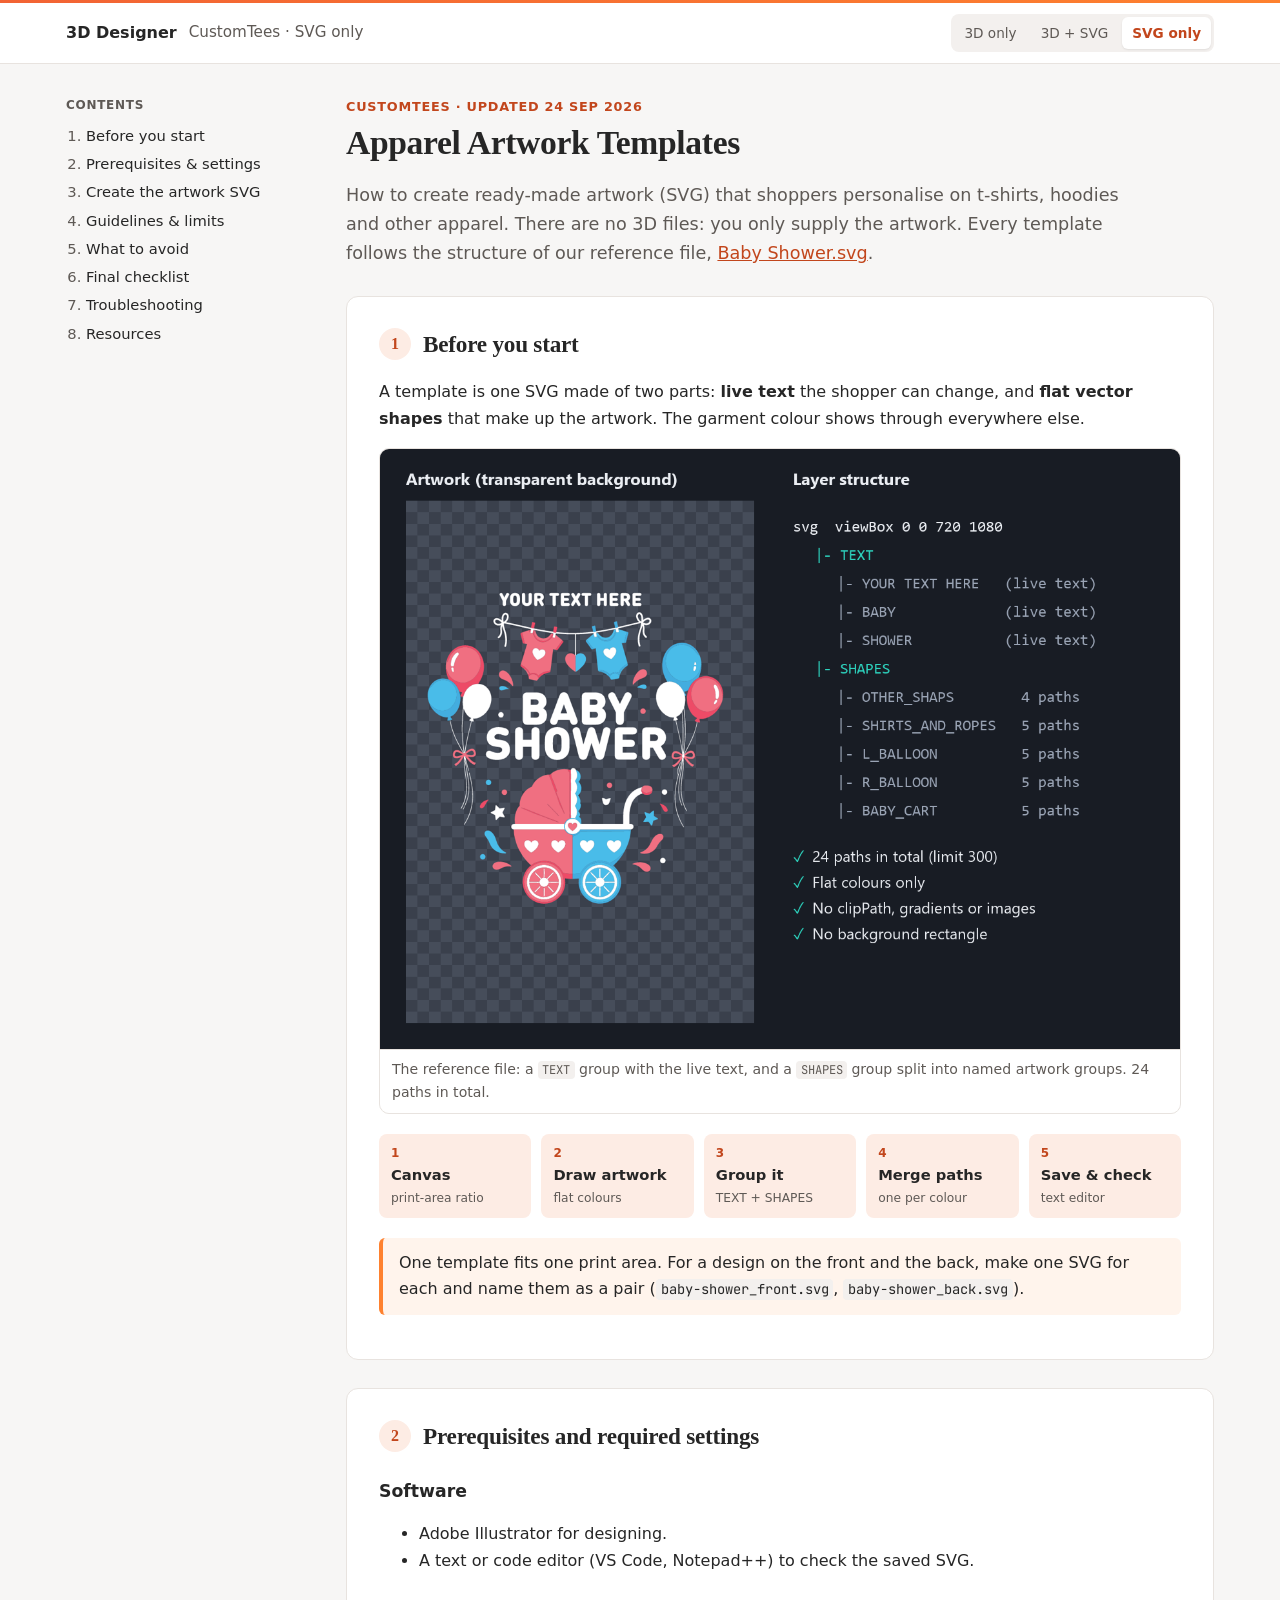
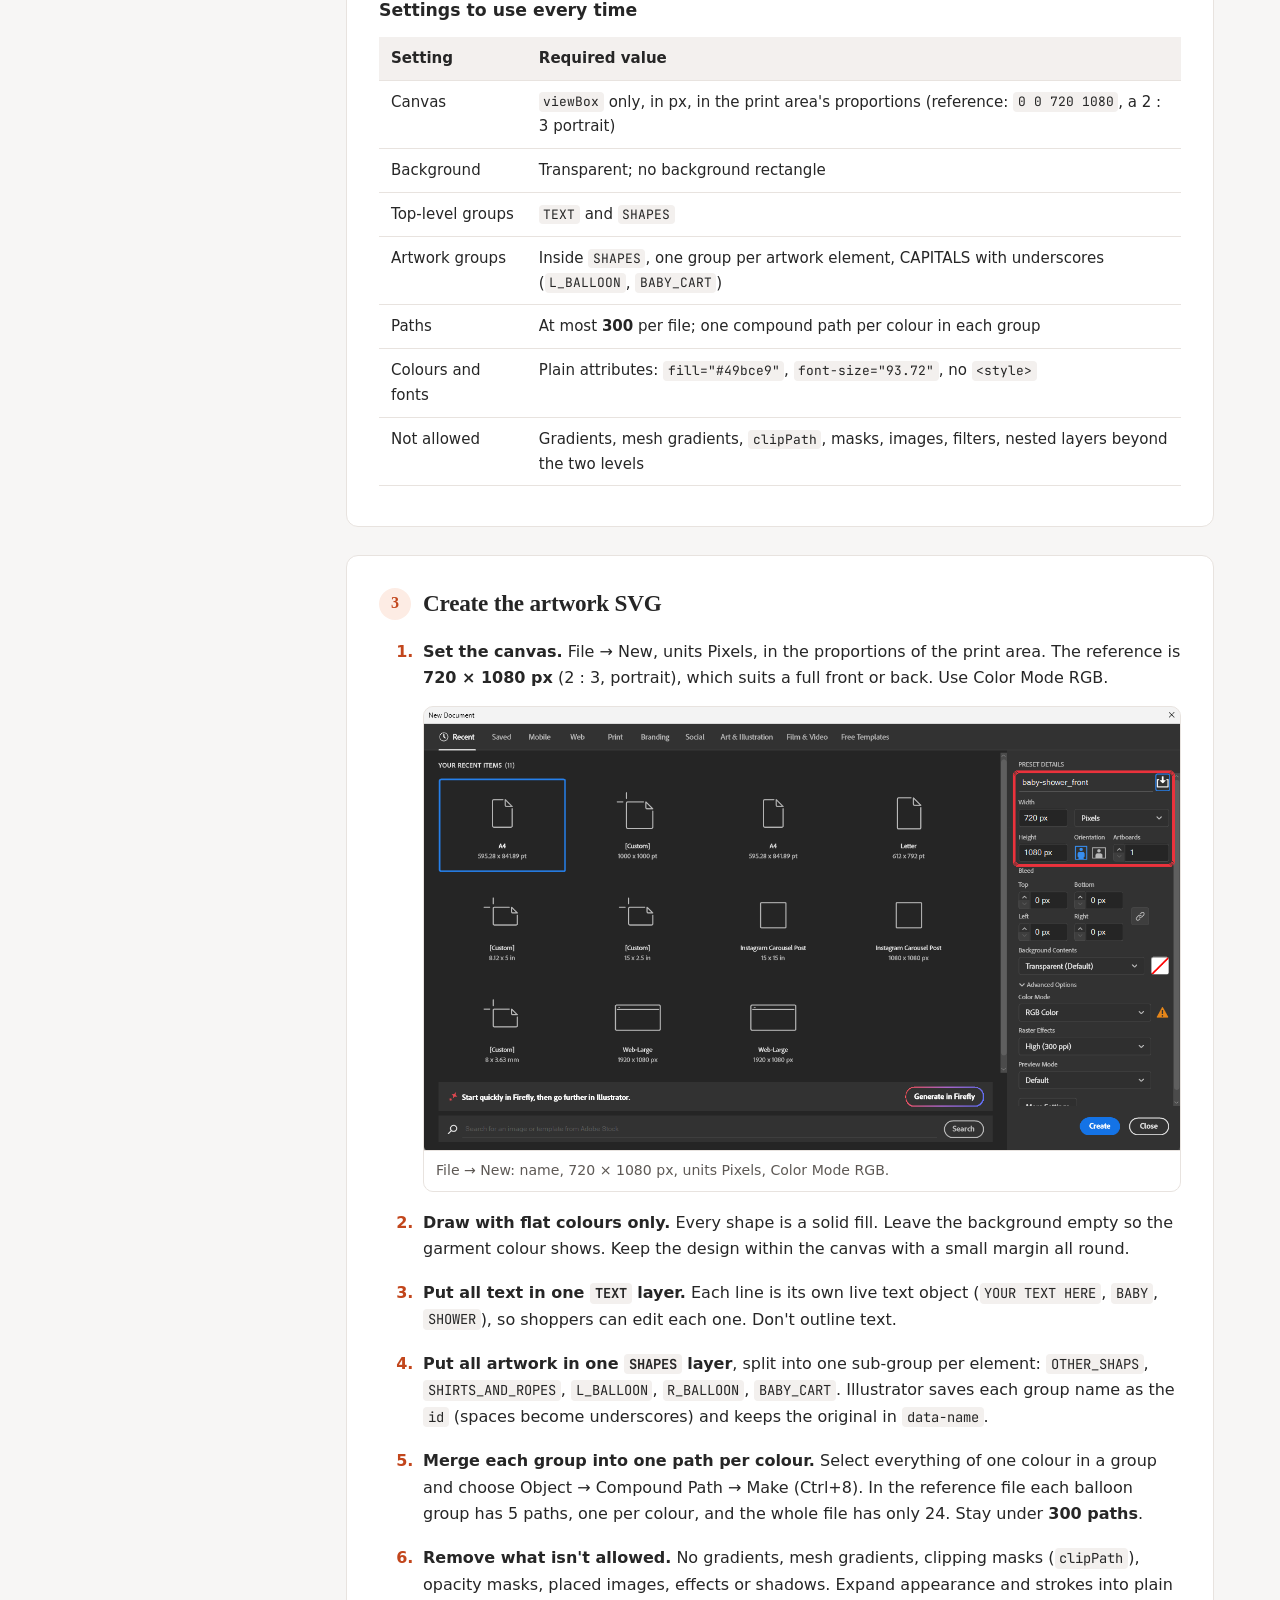
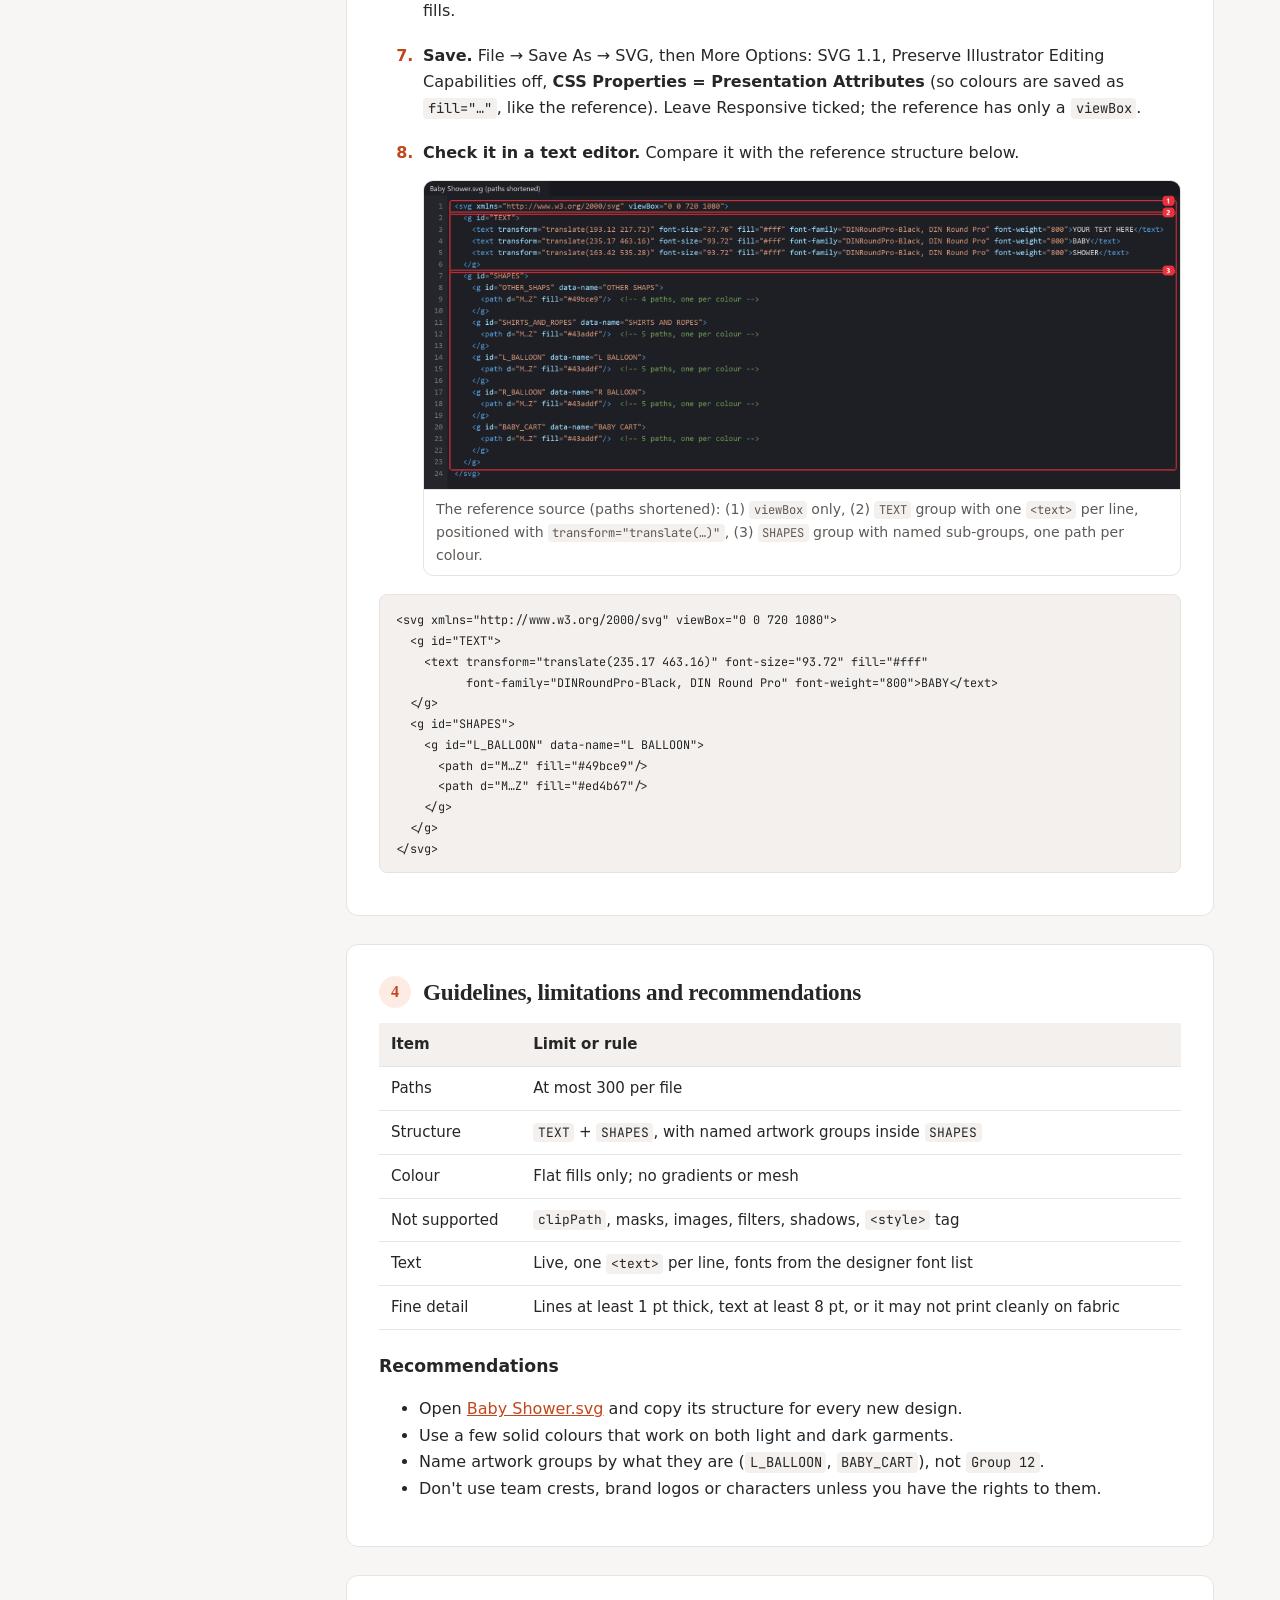
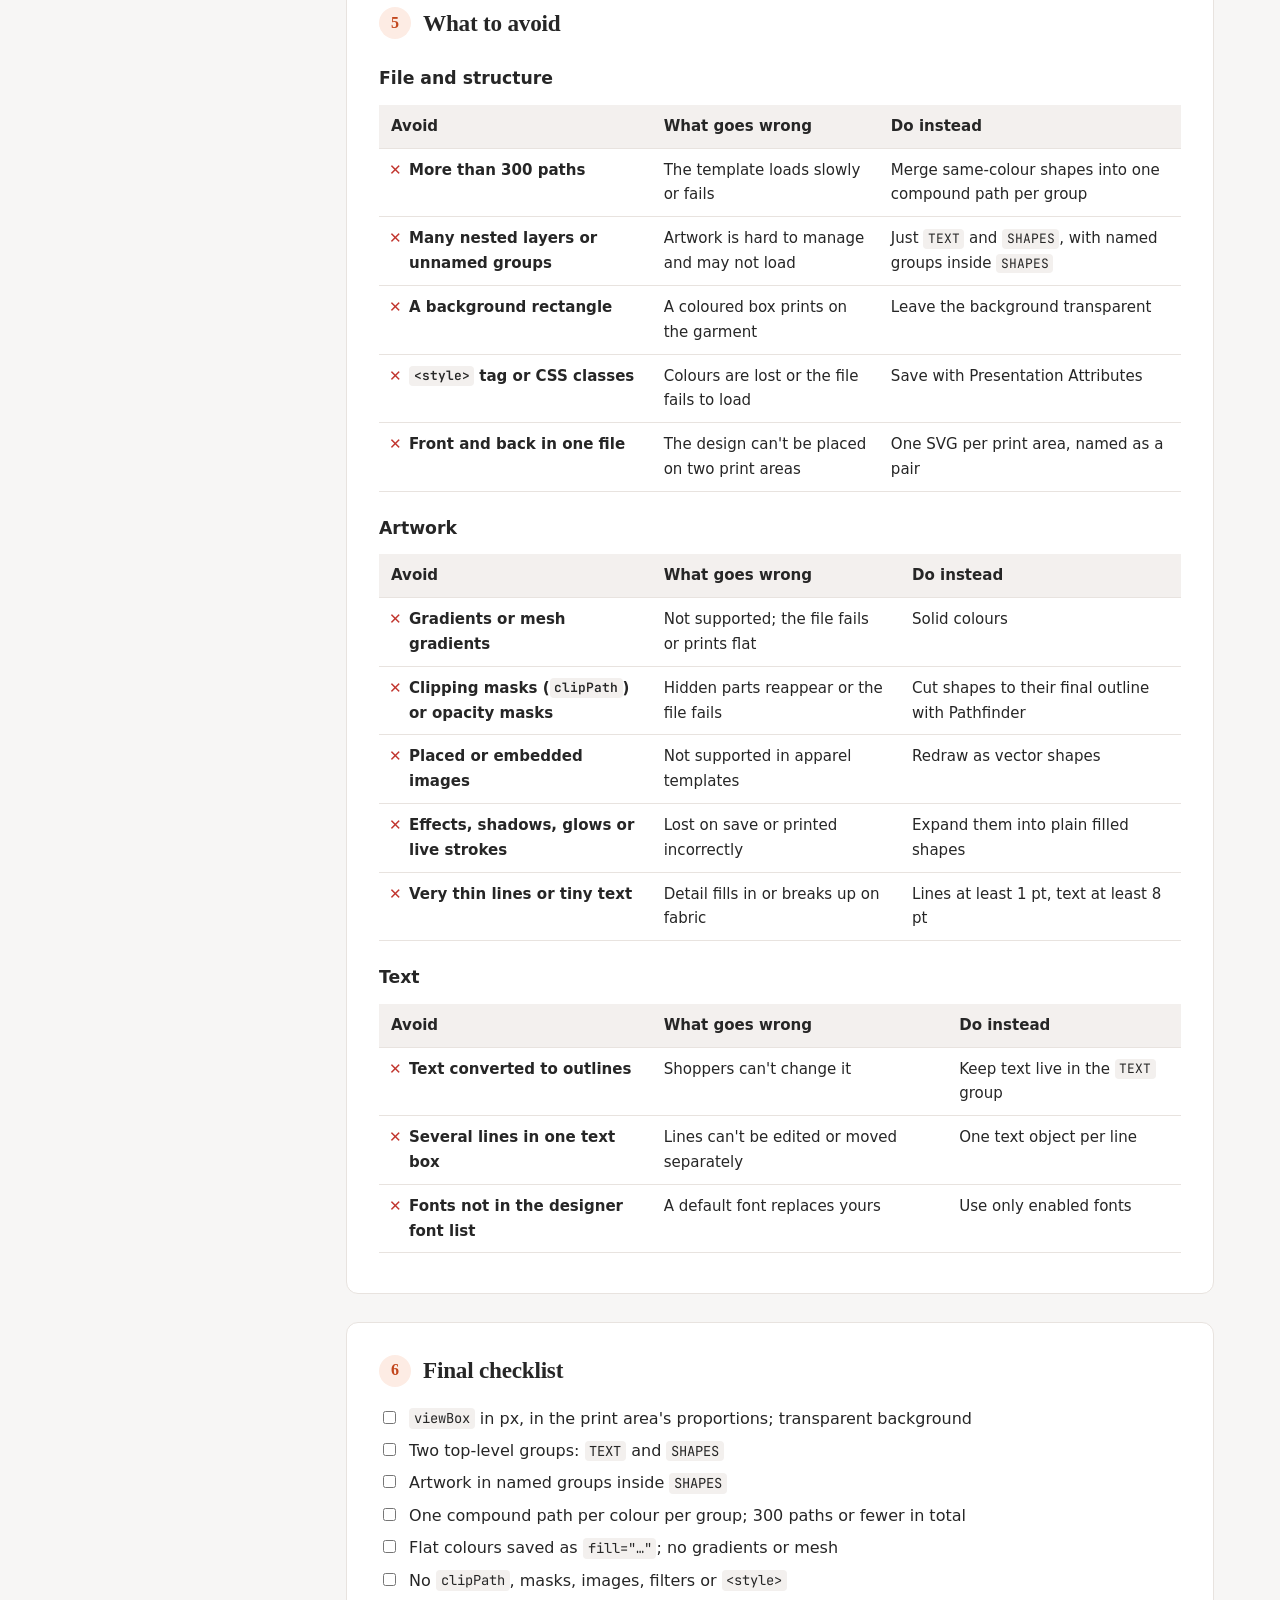
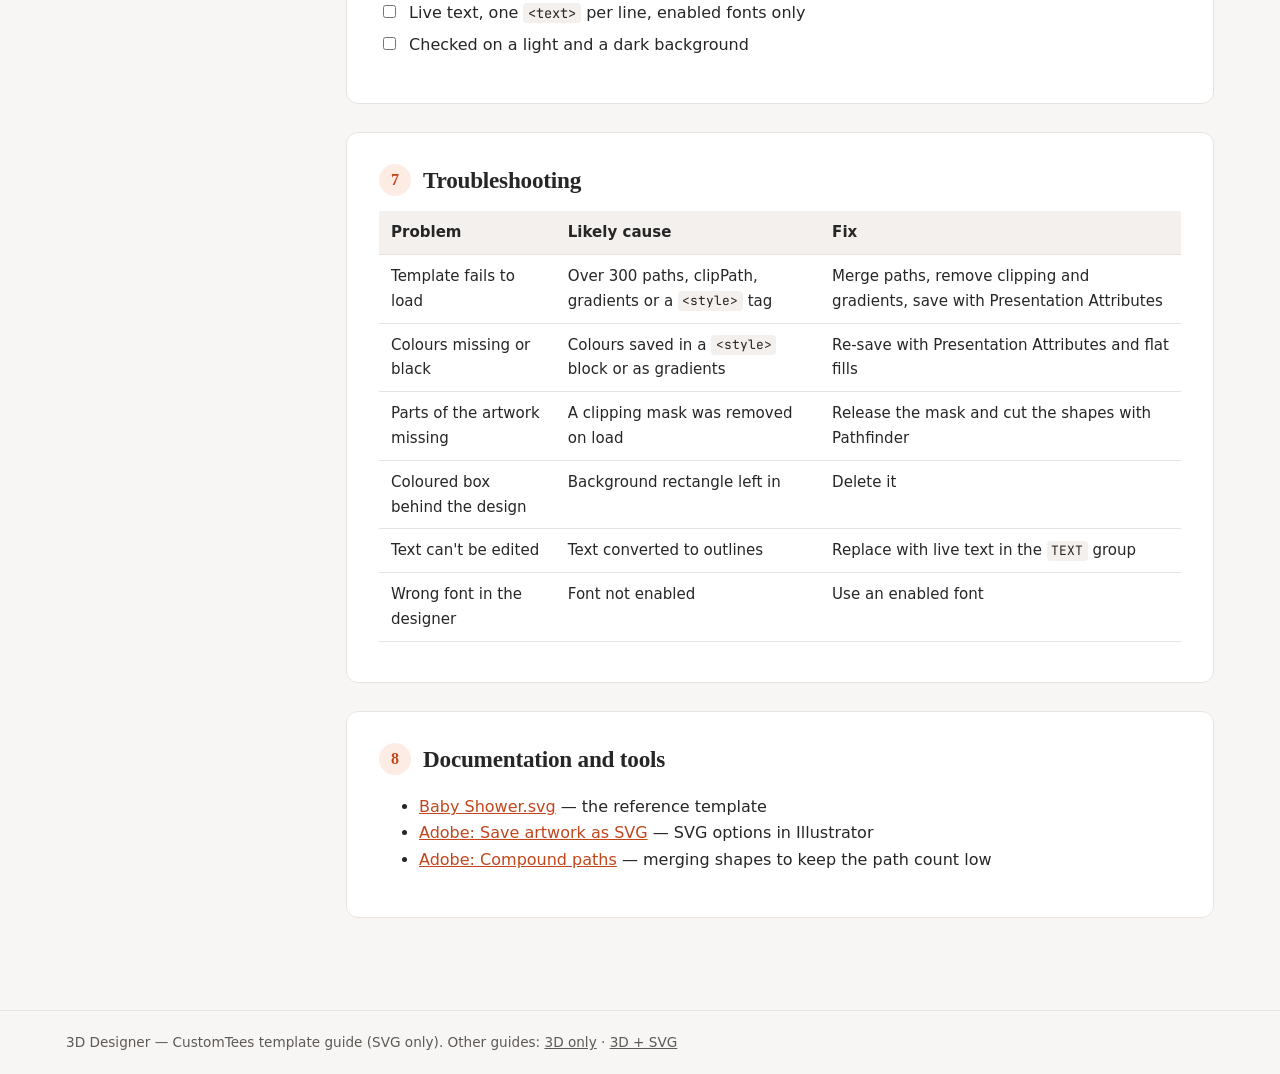
<file: customtees.html>
<!doctype html>
<html lang="en">
<head>
<meta charset="utf-8">
<meta name="viewport" content="width=device-width, initial-scale=1">
<meta name="robots" content="noindex, nofollow">
<title>CustomTees Template Guide</title>
<meta name="description" content="CustomTees: creating SVG artwork templates for apparel, following the Baby Shower reference file.">
<link rel="preconnect" href="https://fonts.googleapis.com">
<link href="https://fonts.googleapis.com/css2?family=Inter:wght@400;500;600;700&family=JetBrains+Mono:wght@400;500&display=swap" rel="stylesheet">
<link rel="stylesheet" href="assets/style.css">
</head>
<body>
<header class="topbar">
  <div class="wrap">
    <a class="brand" href="index.html">3D Designer</a>
    <span class="crumb">CustomTees · SVG only</span>
    <nav class="switch" aria-label="Other guides"><a href="chubby-gorilla.html">3D only</a><a href="print-destination.html">3D + SVG</a><a href="customtees.html" aria-current="page">SVG only</a></nav>
  </div>
</header>

<div class="wrap layout">
<nav class="toc" aria-label="Contents">
  <p class="toc-title">Contents</p>
  <ol>
    <li><a href="#overview">Before you start</a></li>
    <li><a href="#prereq">Prerequisites &amp; settings</a></li>
    <li><a href="#part-a">Create the artwork SVG</a></li>
    <li><a href="#guidelines">Guidelines &amp; limits</a></li>
    <li><a href="#avoid">What to avoid</a></li>
    <li><a href="#checklist">Final checklist</a></li>
    <li><a href="#troubleshooting">Troubleshooting</a></li>
    <li><a href="#resources">Resources</a></li>
  </ol>
</nav>

<main>
<p class="kicker">CustomTees · Updated 24 Sep 2026</p>
<h1>Apparel Artwork Templates</h1>
<p class="lead">How to create ready-made artwork (SVG) that shoppers personalise on t-shirts, hoodies and other apparel. There are no 3D files: you only supply the artwork. Every template follows the structure of our reference file, <a href="examples/baby-shower.svg" download>Baby Shower.svg</a>.</p>

<!-- 1 -->
<section id="overview">
<h2><span class="num">1</span>Before you start</h2>
<p>A template is one SVG made of two parts: <strong>live text</strong> the shopper can change, and <strong>flat vector shapes</strong> that make up the artwork. The garment colour shows through everywhere else.</p>
<figure class="shot" data-shot="ct-c02-structure"><img src="images/ct-c02-structure.png" alt="Baby Shower artwork on a transparent background beside its layer structure: TEXT with three live text lines and SHAPES with five named groups, 24 paths in total" loading="lazy"><figcaption>The reference file: a <code>TEXT</code> group with the live text, and a <code>SHAPES</code> group split into named artwork groups. 24 paths in total.</figcaption></figure>
<ol class="flow" aria-label="Workflow">
  <li>Canvas<small>print-area ratio</small></li>
  <li>Draw artwork<small>flat colours</small></li>
  <li>Group it<small>TEXT + SHAPES</small></li>
  <li>Merge paths<small>one per colour</small></li>
  <li>Save &amp; check<small>text editor</small></li>
</ol>
<p class="note">One template fits one print area. For a design on the front and the back, make one SVG for each and name them as a pair (<code>baby-shower_front.svg</code>, <code>baby-shower_back.svg</code>).</p>
</section>

<!-- 2 -->
<section id="prereq">
<h2><span class="num">2</span>Prerequisites and required settings</h2>
<h3>Software</h3>
<ul>
<li>Adobe Illustrator for designing.</li>
<li>A text or code editor (VS Code, Notepad++) to check the saved SVG.</li>
</ul>
<h3>Settings to use every time</h3>
<div class="table-wrap"><table>
<thead><tr><th>Setting</th><th>Required value</th></tr></thead>
<tbody>
<tr><td>Canvas</td><td><code>viewBox</code> only, in px, in the print area's proportions (reference: <code>0 0 720 1080</code>, a 2 : 3 portrait)</td></tr>
<tr><td>Background</td><td>Transparent; no background rectangle</td></tr>
<tr><td>Top-level groups</td><td><code>TEXT</code> and <code>SHAPES</code></td></tr>
<tr><td>Artwork groups</td><td>Inside <code>SHAPES</code>, one group per artwork element, CAPITALS with underscores (<code>L_BALLOON</code>, <code>BABY_CART</code>)</td></tr>
<tr><td>Paths</td><td>At most <strong>300</strong> per file; one compound path per colour in each group</td></tr>
<tr><td>Colours and fonts</td><td>Plain attributes: <code>fill="#49bce9"</code>, <code>font-size="93.72"</code>, no <code>&lt;style&gt;</code></td></tr>
<tr><td>Not allowed</td><td>Gradients, mesh gradients, <code>clipPath</code>, masks, images, filters, nested layers beyond the two levels</td></tr>
</tbody></table></div>
</section>

<!-- 3 -->
<section id="part-a">
<h2><span class="num">3</span>Create the artwork SVG</h2>
<ol class="steps">
<li><strong>Set the canvas.</strong> File → New, units Pixels, in the proportions of the print area. The reference is <strong>720 × 1080 px</strong> (2 : 3, portrait), which suits a full front or back. Use Color Mode RGB.
<figure class="shot" data-shot="ct-c01-ai-new-document"><img src="images/ct-c01-ai-new-document.png" alt="Illustrator New Document dialog set to baby-shower_front, 720 by 1080 pixels, RGB" loading="lazy"><figcaption>File → New: name, 720 × 1080 px, units Pixels, Color Mode RGB.</figcaption></figure></li>
<li><strong>Draw with flat colours only.</strong> Every shape is a solid fill. Leave the background empty so the garment colour shows. Keep the design within the canvas with a small margin all round.</li>
<li><strong>Put all text in one <code>TEXT</code> layer.</strong> Each line is its own live text object (<code>YOUR TEXT HERE</code>, <code>BABY</code>, <code>SHOWER</code>), so shoppers can edit each one. Don't outline text.</li>
<li><strong>Put all artwork in one <code>SHAPES</code> layer</strong>, split into one sub-group per element: <code>OTHER_SHAPS</code>, <code>SHIRTS_AND_ROPES</code>, <code>L_BALLOON</code>, <code>R_BALLOON</code>, <code>BABY_CART</code>. Illustrator saves each group name as the <code>id</code> (spaces become underscores) and keeps the original in <code>data-name</code>.</li>
<li><strong>Merge each group into one path per colour.</strong> Select everything of one colour in a group and choose Object → Compound Path → Make (Ctrl+8). In the reference file each balloon group has 5 paths, one per colour, and the whole file has only 24. Stay under <strong>300 paths</strong>.</li>
<li><strong>Remove what isn't allowed.</strong> No gradients, mesh gradients, clipping masks (<code>clipPath</code>), opacity masks, placed images, effects or shadows. Expand appearance and strokes into plain fills.</li>
<li><strong>Save.</strong> File → Save As → SVG, then More Options: SVG 1.1, Preserve Illustrator Editing Capabilities off, <strong>CSS Properties = Presentation Attributes</strong> (so colours are saved as <code>fill="…"</code>, like the reference). Leave Responsive ticked; the reference has only a <code>viewBox</code>.</li>
<li><strong>Check it in a text editor.</strong> Compare it with the reference structure below.
<figure class="shot" data-shot="ct-c03-svg-structure"><img src="images/ct-c03-svg-structure.png" alt="Baby Shower SVG source with the svg viewBox, the TEXT group with three text elements and the SHAPES group with five named groups" loading="lazy"><figcaption>The reference source (paths shortened): (1) <code>viewBox</code> only, (2) <code>TEXT</code> group with one <code>&lt;text&gt;</code> per line, positioned with <code>transform="translate(…)"</code>, (3) <code>SHAPES</code> group with named sub-groups, one path per colour.</figcaption></figure></li>
</ol>
<pre><code>&lt;svg xmlns="http://www.w3.org/2000/svg" viewBox="0 0 720 1080"&gt;
  &lt;g id="TEXT"&gt;
    &lt;text transform="translate(235.17 463.16)" font-size="93.72" fill="#fff"
          font-family="DINRoundPro-Black, DIN Round Pro" font-weight="800"&gt;BABY&lt;/text&gt;
  &lt;/g&gt;
  &lt;g id="SHAPES"&gt;
    &lt;g id="L_BALLOON" data-name="L BALLOON"&gt;
      &lt;path d="M…Z" fill="#49bce9"/&gt;
      &lt;path d="M…Z" fill="#ed4b67"/&gt;
    &lt;/g&gt;
  &lt;/g&gt;
&lt;/svg&gt;</code></pre>
</section>

<!-- 4 -->
<section id="guidelines">
<h2><span class="num">4</span>Guidelines, limitations and recommendations</h2>
<div class="table-wrap"><table>
<thead><tr><th>Item</th><th>Limit or rule</th></tr></thead>
<tbody>
<tr><td>Paths</td><td>At most 300 per file</td></tr>
<tr><td>Structure</td><td><code>TEXT</code> + <code>SHAPES</code>, with named artwork groups inside <code>SHAPES</code></td></tr>
<tr><td>Colour</td><td>Flat fills only; no gradients or mesh</td></tr>
<tr><td>Not supported</td><td><code>clipPath</code>, masks, images, filters, shadows, <code>&lt;style&gt;</code> tag</td></tr>
<tr><td>Text</td><td>Live, one <code>&lt;text&gt;</code> per line, fonts from the designer font list</td></tr>
<tr><td>Fine detail</td><td>Lines at least 1 pt thick, text at least 8 pt, or it may not print cleanly on fabric</td></tr>
</tbody></table></div>
<h3>Recommendations</h3>
<ul>
<li>Open <a href="examples/baby-shower.svg" download>Baby Shower.svg</a> and copy its structure for every new design.</li>
<li>Use a few solid colours that work on both light and dark garments.</li>
<li>Name artwork groups by what they are (<code>L_BALLOON</code>, <code>BABY_CART</code>), not <code>Group 12</code>.</li>
<li>Don't use team crests, brand logos or characters unless you have the rights to them.</li>
</ul>
</section>

<!-- 5 -->
<section id="avoid">
<h2><span class="num">5</span>What to avoid</h2>
<h3>File and structure</h3>
<div class="table-wrap"><table class="avoid">
<thead><tr><th>Avoid</th><th>What goes wrong</th><th>Do instead</th></tr></thead>
<tbody>
<tr><td>More than 300 paths</td><td>The template loads slowly or fails</td><td>Merge same-colour shapes into one compound path per group</td></tr>
<tr><td>Many nested layers or unnamed groups</td><td>Artwork is hard to manage and may not load</td><td>Just <code>TEXT</code> and <code>SHAPES</code>, with named groups inside <code>SHAPES</code></td></tr>
<tr><td>A background rectangle</td><td>A coloured box prints on the garment</td><td>Leave the background transparent</td></tr>
<tr><td><code>&lt;style&gt;</code> tag or CSS classes</td><td>Colours are lost or the file fails to load</td><td>Save with Presentation Attributes</td></tr>
<tr><td>Front and back in one file</td><td>The design can't be placed on two print areas</td><td>One SVG per print area, named as a pair</td></tr>
</tbody></table></div>
<h3>Artwork</h3>
<div class="table-wrap"><table class="avoid">
<thead><tr><th>Avoid</th><th>What goes wrong</th><th>Do instead</th></tr></thead>
<tbody>
<tr><td>Gradients or mesh gradients</td><td>Not supported; the file fails or prints flat</td><td>Solid colours</td></tr>
<tr><td>Clipping masks (<code>clipPath</code>) or opacity masks</td><td>Hidden parts reappear or the file fails</td><td>Cut shapes to their final outline with Pathfinder</td></tr>
<tr><td>Placed or embedded images</td><td>Not supported in apparel templates</td><td>Redraw as vector shapes</td></tr>
<tr><td>Effects, shadows, glows or live strokes</td><td>Lost on save or printed incorrectly</td><td>Expand them into plain filled shapes</td></tr>
<tr><td>Very thin lines or tiny text</td><td>Detail fills in or breaks up on fabric</td><td>Lines at least 1 pt, text at least 8 pt</td></tr>
</tbody></table></div>
<h3>Text</h3>
<div class="table-wrap"><table class="avoid">
<thead><tr><th>Avoid</th><th>What goes wrong</th><th>Do instead</th></tr></thead>
<tbody>
<tr><td>Text converted to outlines</td><td>Shoppers can't change it</td><td>Keep text live in the <code>TEXT</code> group</td></tr>
<tr><td>Several lines in one text box</td><td>Lines can't be edited or moved separately</td><td>One text object per line</td></tr>
<tr><td>Fonts not in the designer font list</td><td>A default font replaces yours</td><td>Use only enabled fonts</td></tr>
</tbody></table></div>
</section>

<!-- 6 -->
<section id="checklist">
<h2><span class="num">6</span>Final checklist</h2>
<ul class="check">
<li><label><input type="checkbox"> <code>viewBox</code> in px, in the print area's proportions; transparent background</label></li>
<li><label><input type="checkbox"> Two top-level groups: <code>TEXT</code> and <code>SHAPES</code></label></li>
<li><label><input type="checkbox"> Artwork in named groups inside <code>SHAPES</code></label></li>
<li><label><input type="checkbox"> One compound path per colour per group; 300 paths or fewer in total</label></li>
<li><label><input type="checkbox"> Flat colours saved as <code>fill="…"</code>; no gradients or mesh</label></li>
<li><label><input type="checkbox"> No <code>clipPath</code>, masks, images, filters or <code>&lt;style&gt;</code></label></li>
<li><label><input type="checkbox"> Live text, one <code>&lt;text&gt;</code> per line, enabled fonts only</label></li>
<li><label><input type="checkbox"> Checked on a light and a dark background</label></li>
</ul>
</section>

<!-- 7 -->
<section id="troubleshooting">
<h2><span class="num">7</span>Troubleshooting</h2>
<div class="table-wrap"><table>
<thead><tr><th>Problem</th><th>Likely cause</th><th>Fix</th></tr></thead>
<tbody>
<tr><td>Template fails to load</td><td>Over 300 paths, clipPath, gradients or a <code>&lt;style&gt;</code> tag</td><td>Merge paths, remove clipping and gradients, save with Presentation Attributes</td></tr>
<tr><td>Colours missing or black</td><td>Colours saved in a <code>&lt;style&gt;</code> block or as gradients</td><td>Re-save with Presentation Attributes and flat fills</td></tr>
<tr><td>Parts of the artwork missing</td><td>A clipping mask was removed on load</td><td>Release the mask and cut the shapes with Pathfinder</td></tr>
<tr><td>Coloured box behind the design</td><td>Background rectangle left in</td><td>Delete it</td></tr>
<tr><td>Text can't be edited</td><td>Text converted to outlines</td><td>Replace with live text in the <code>TEXT</code> group</td></tr>
<tr><td>Wrong font in the designer</td><td>Font not enabled</td><td>Use an enabled font</td></tr>
</tbody></table></div>
</section>

<!-- 8 -->
<section id="resources">
<h2><span class="num">8</span>Documentation and tools</h2>
<ul>
<li><a href="examples/baby-shower.svg" download>Baby Shower.svg</a> — the reference template</li>
<li><a href="https://helpx.adobe.com/illustrator/using/svg.html">Adobe: Save artwork as SVG</a> — SVG options in Illustrator</li>
<li><a href="https://helpx.adobe.com/illustrator/using/compound-paths.html">Adobe: Compound paths</a> — merging shapes to keep the path count low</li></ul>
</section>
</main>
</div>

<footer class="foot"><div class="wrap">3D Designer — CustomTees template guide (SVG only). Other guides: <a href="chubby-gorilla.html">3D only</a> · <a href="print-destination.html">3D + SVG</a></div></footer>

<script>
document.querySelectorAll('figure.shot img').forEach(function (img) {
  function miss() { img.closest('figure').classList.add('missing'); }
  if (img.complete && img.naturalWidth === 0) miss();
  img.addEventListener('error', miss);
});
</script>
</body>
</html>
</file>
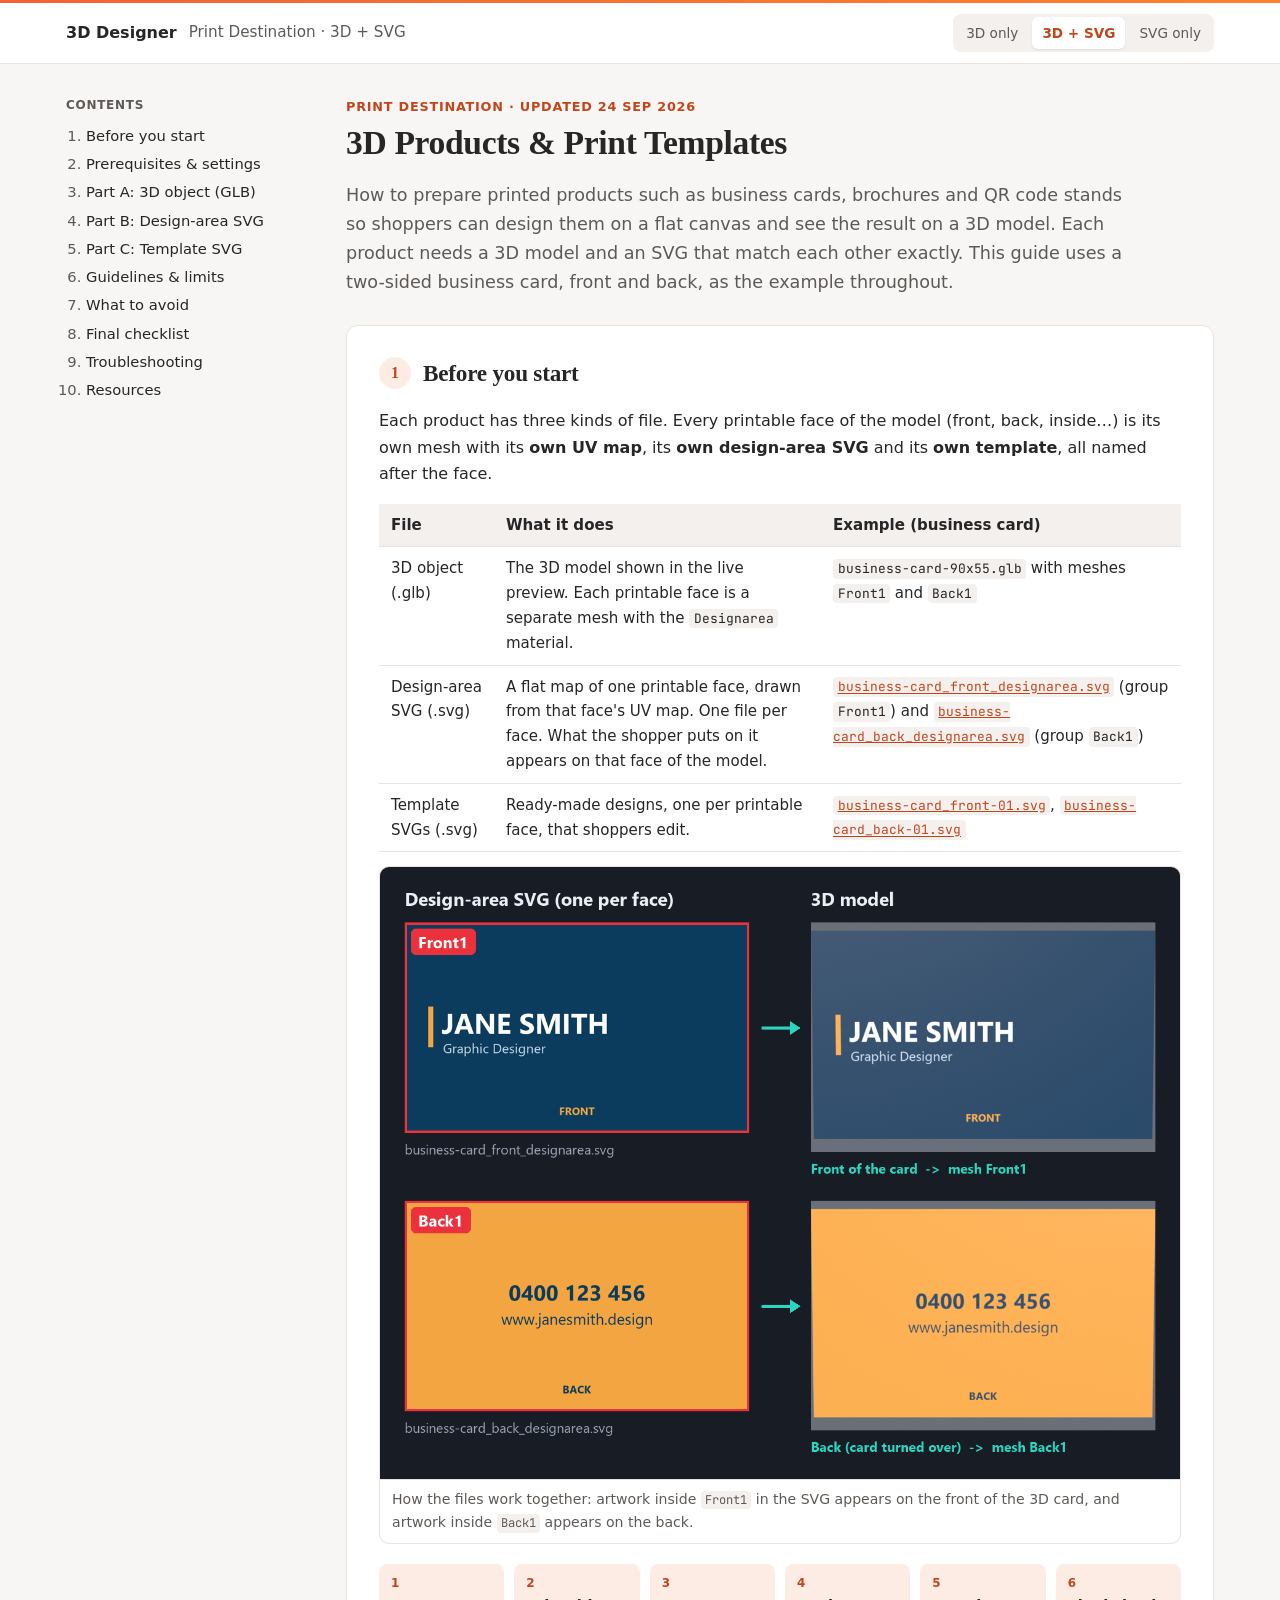
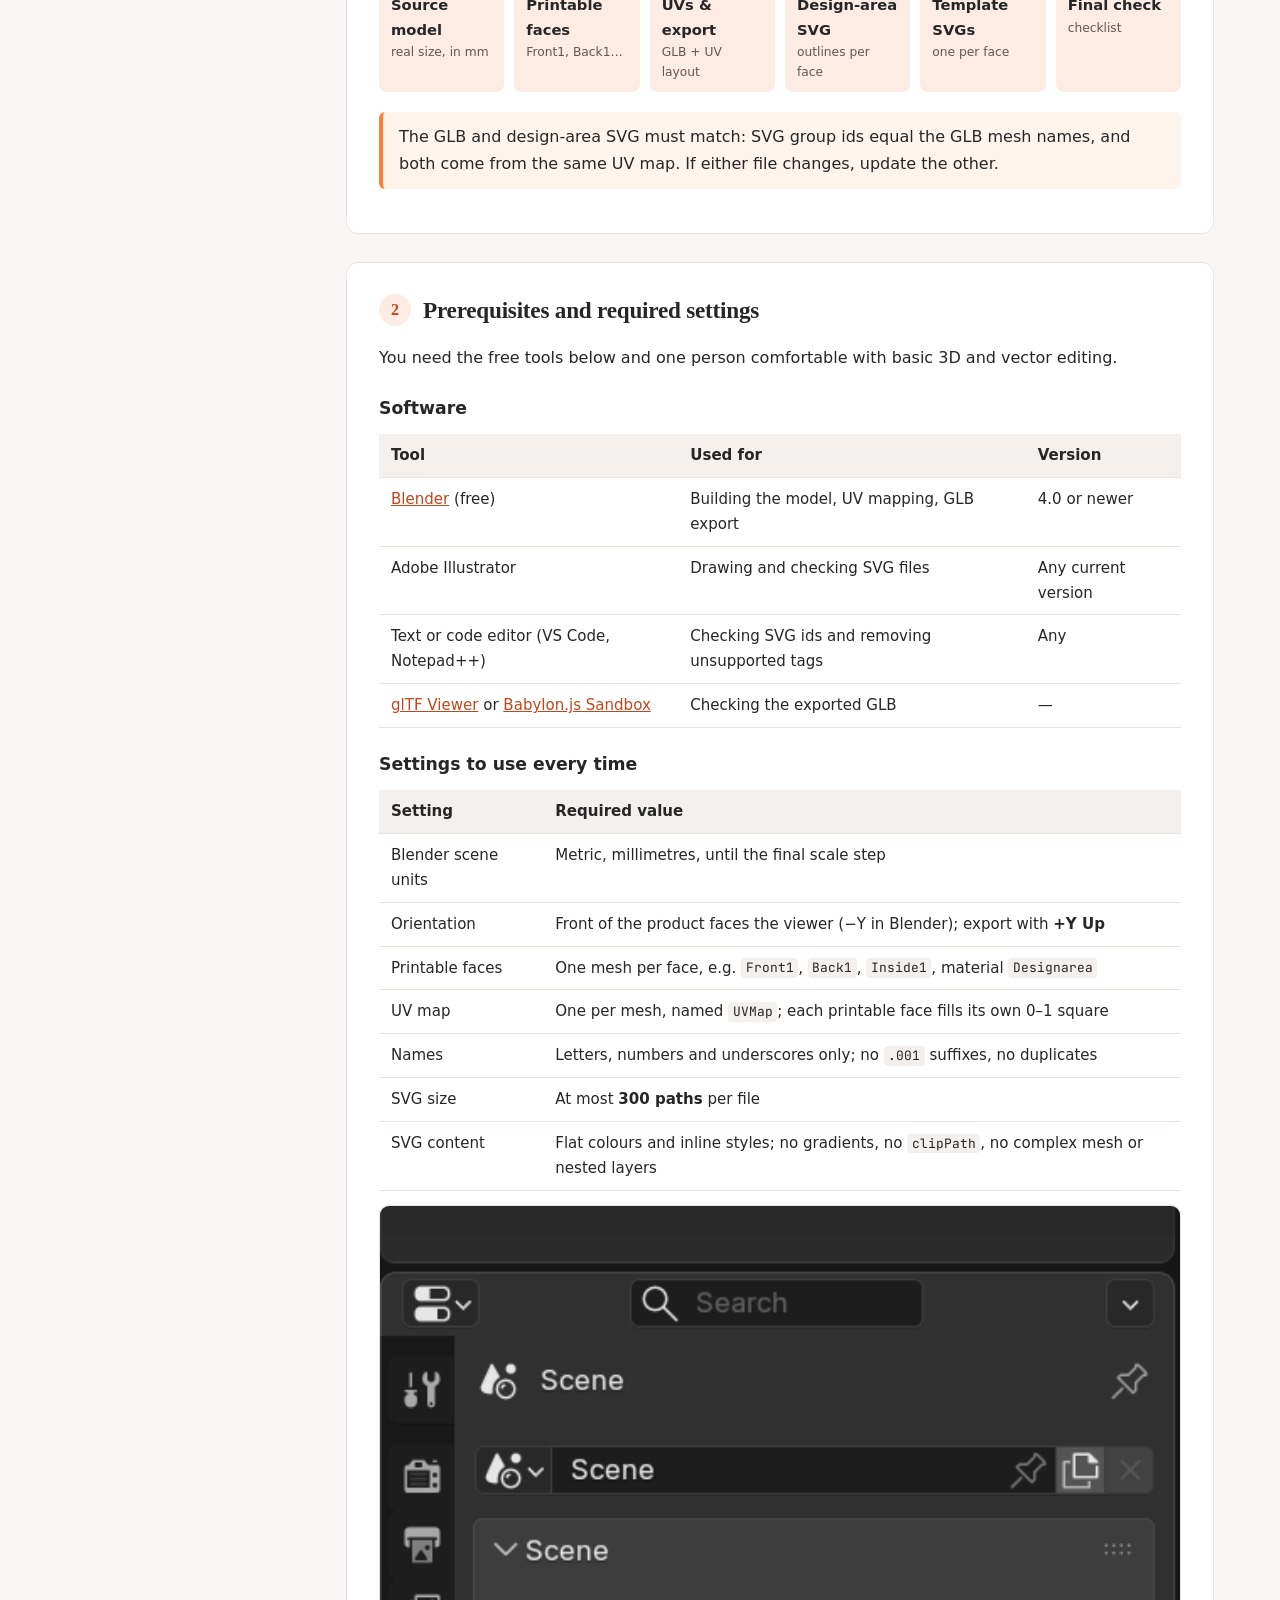
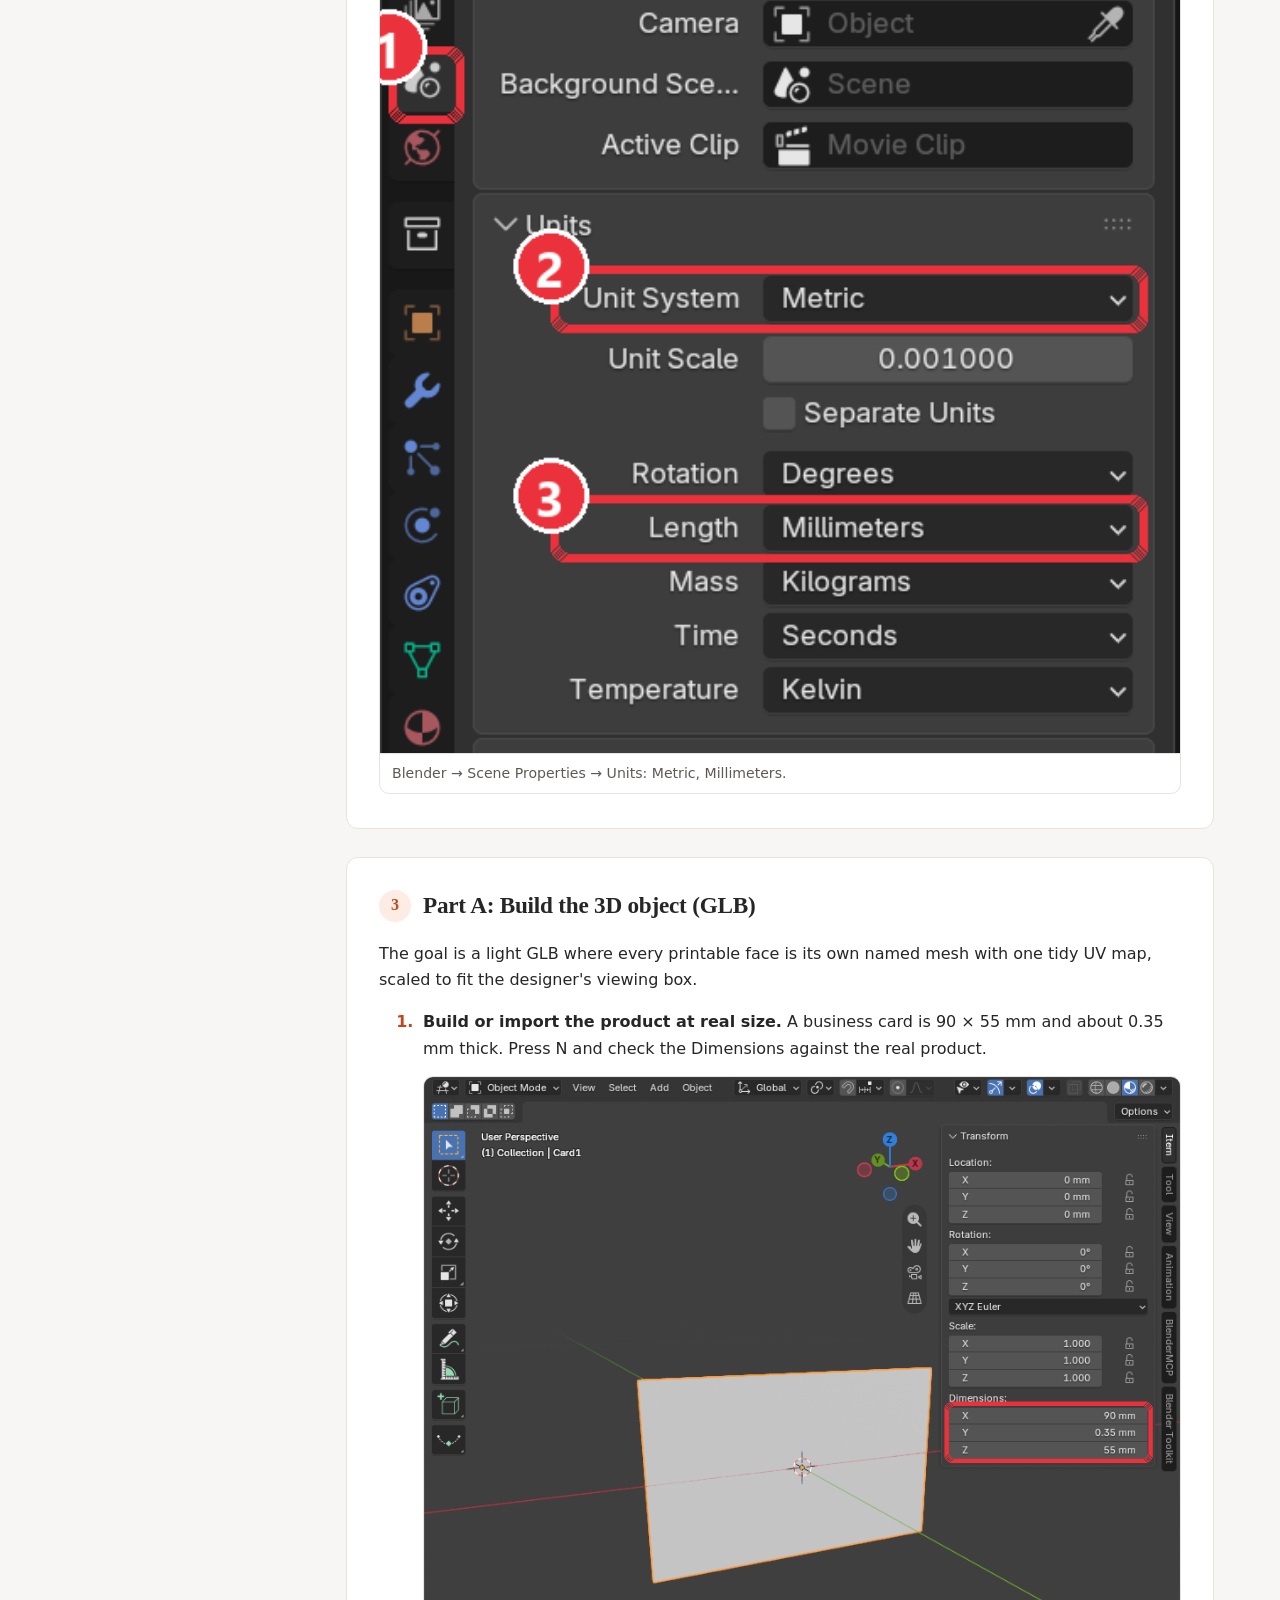
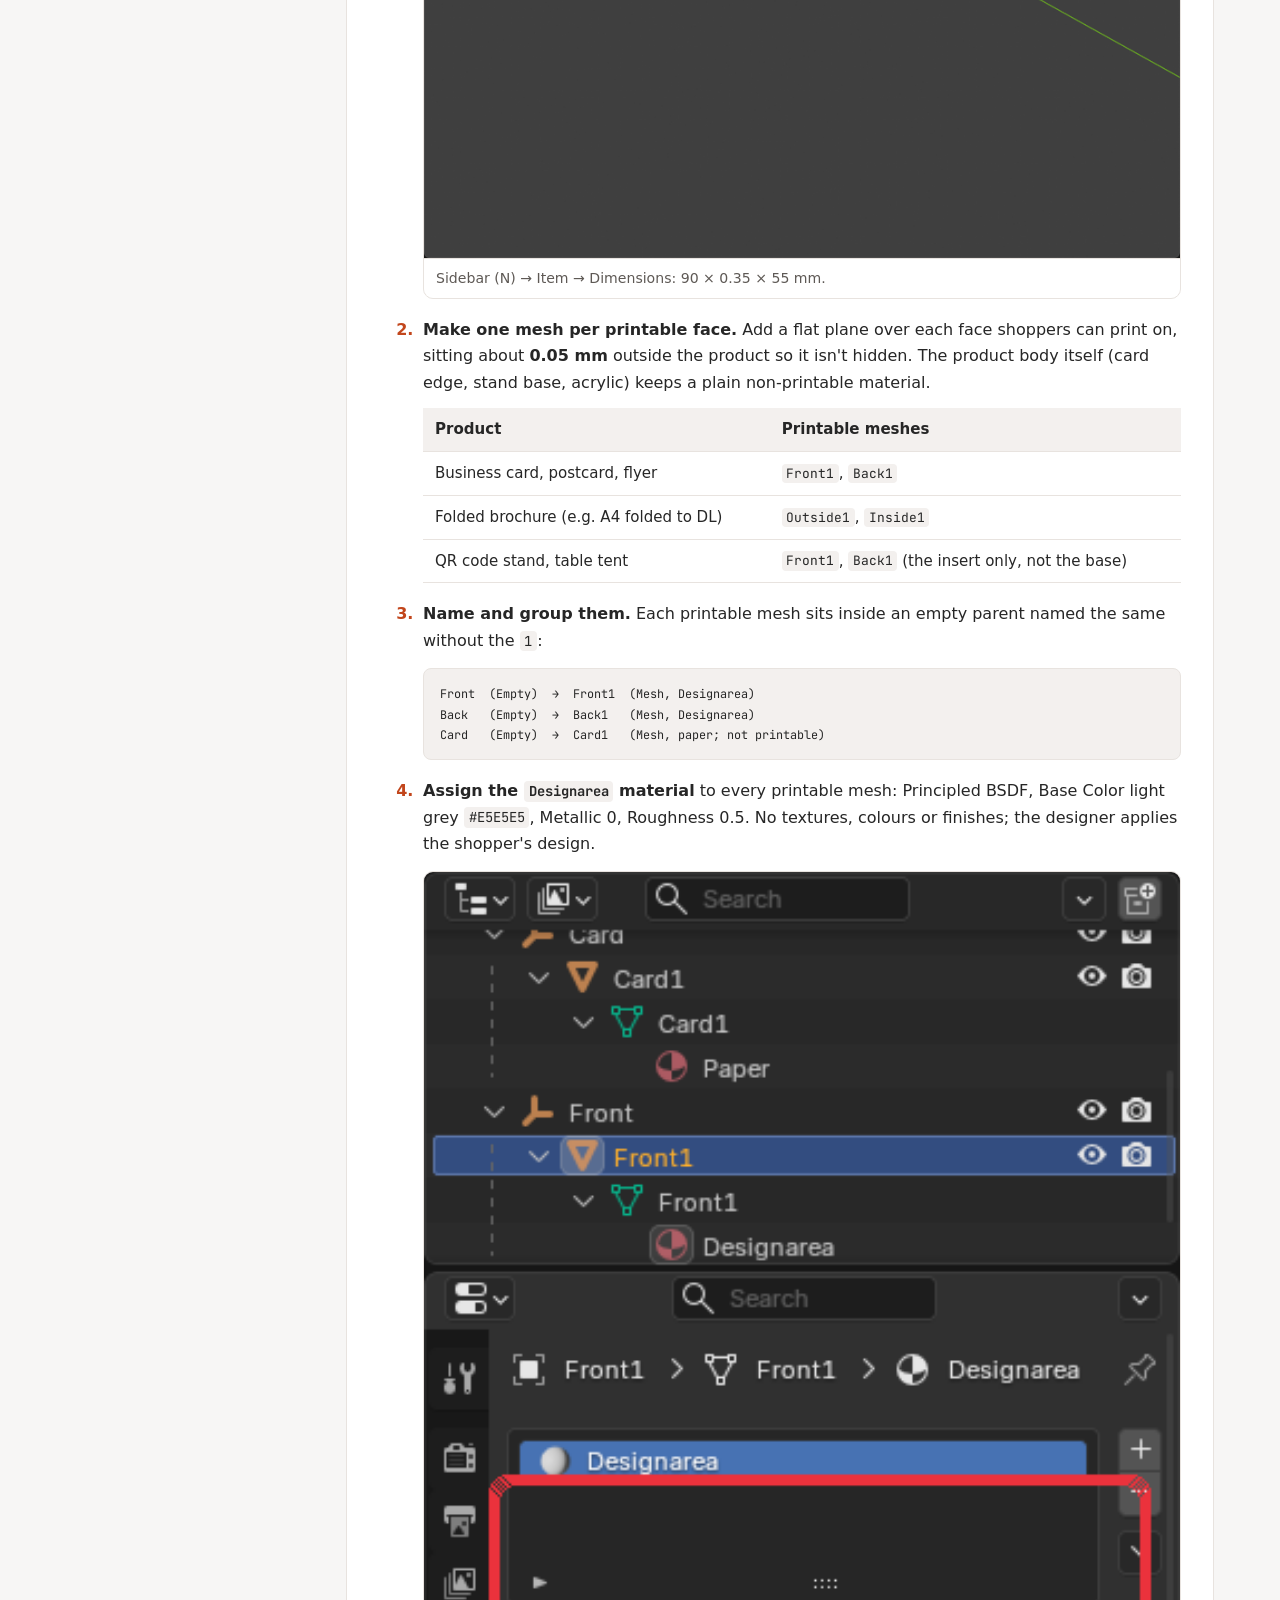
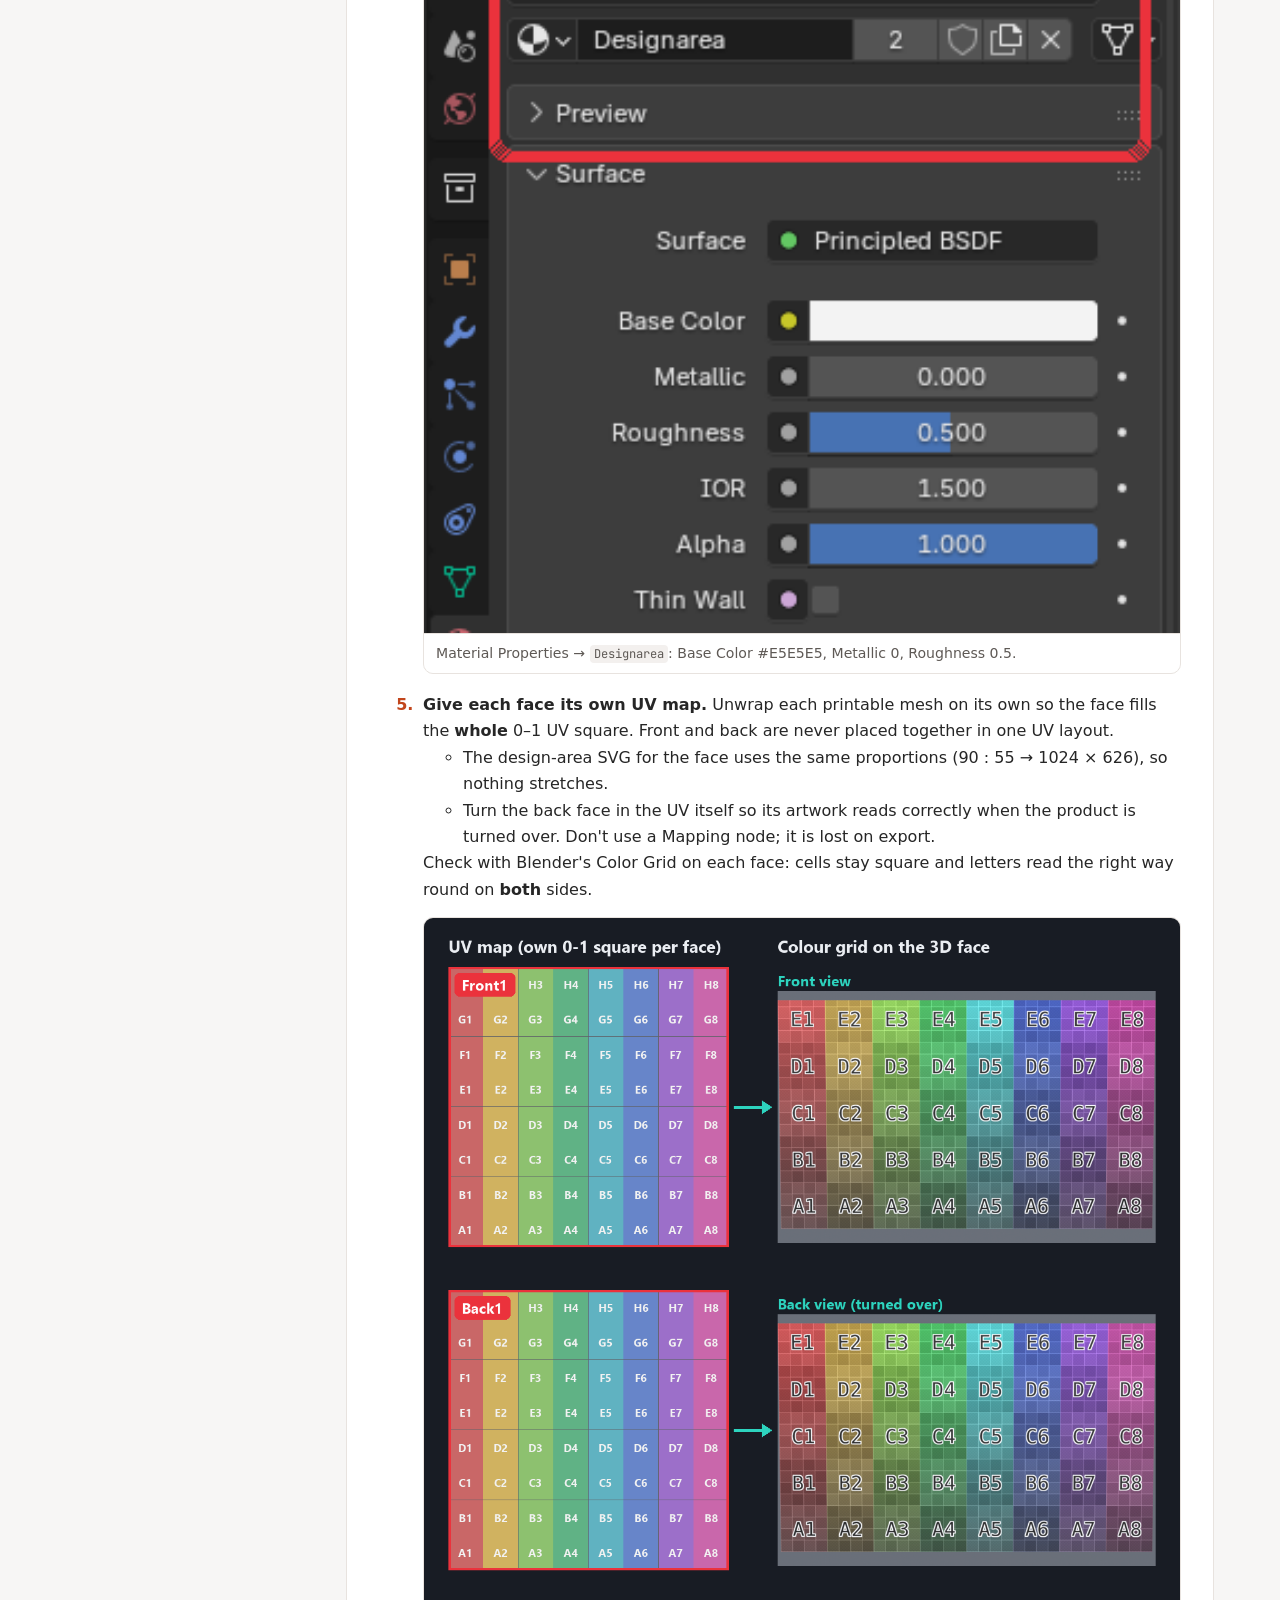
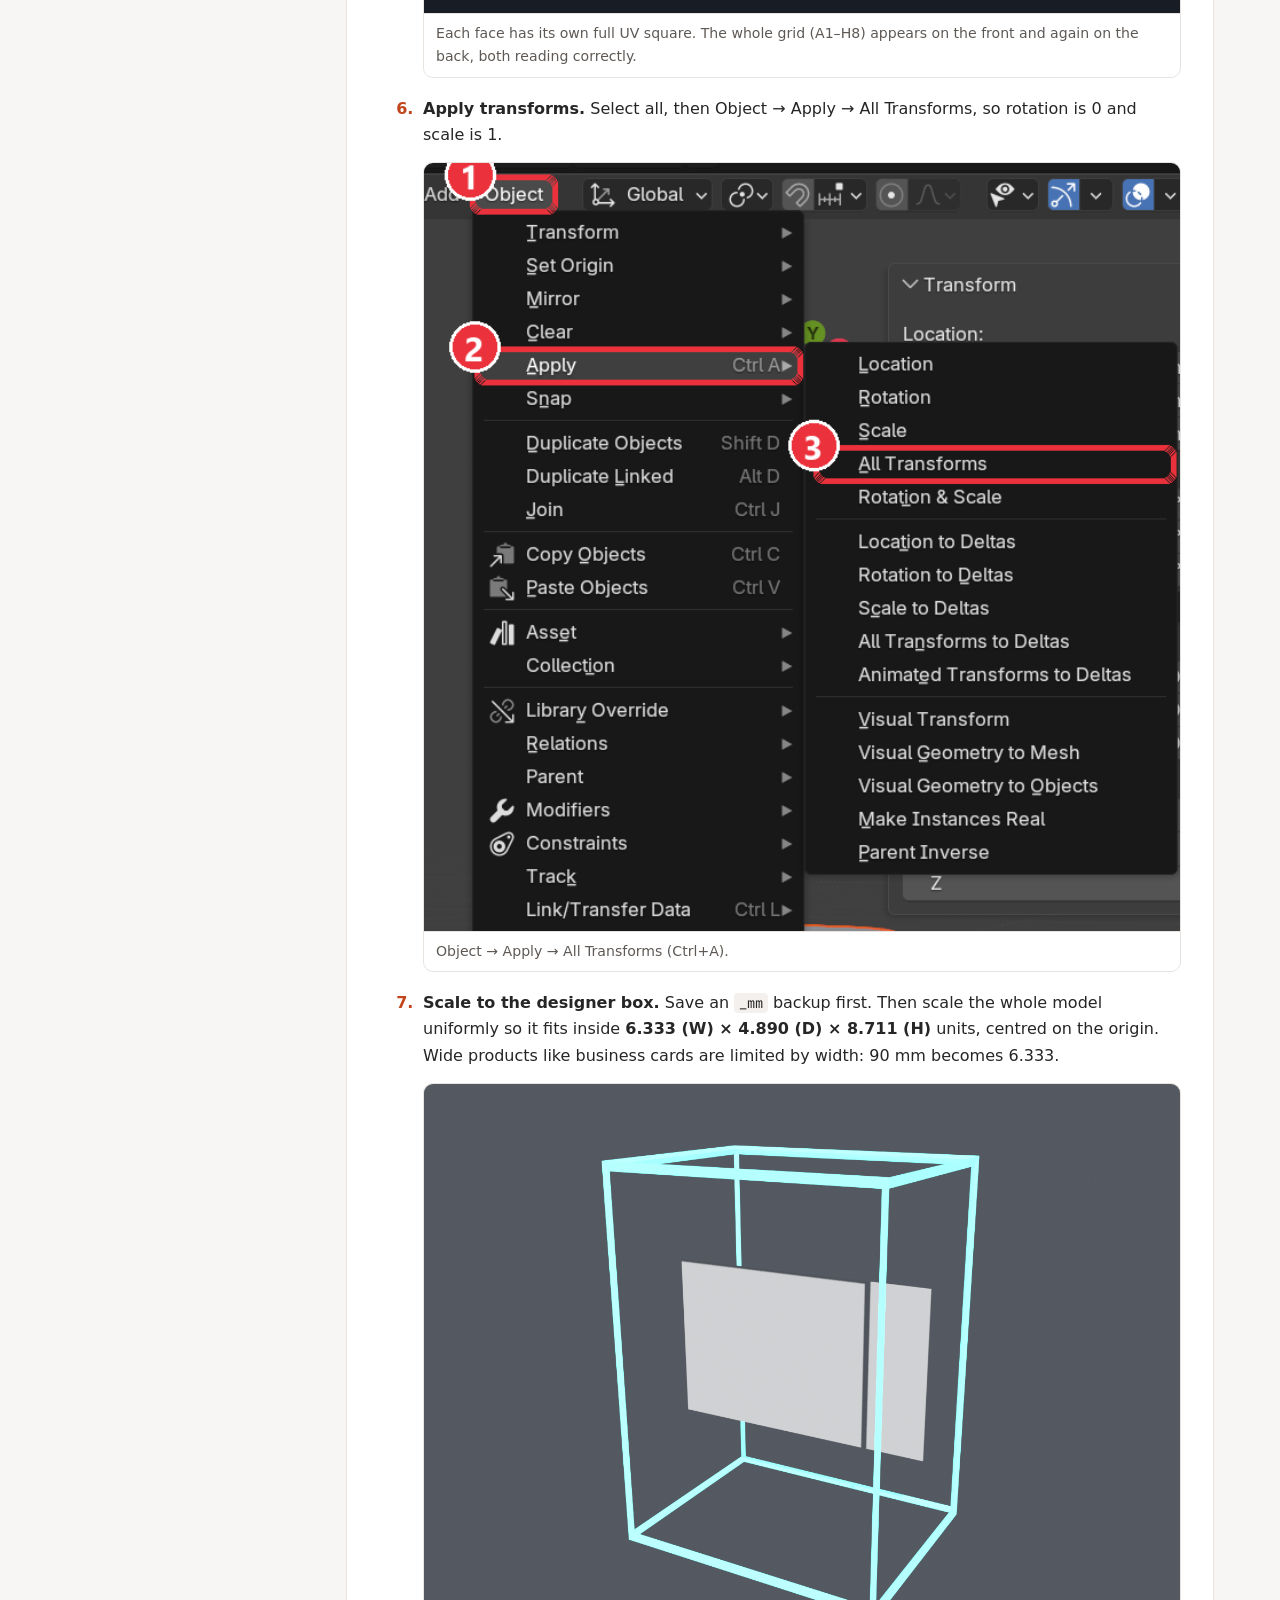
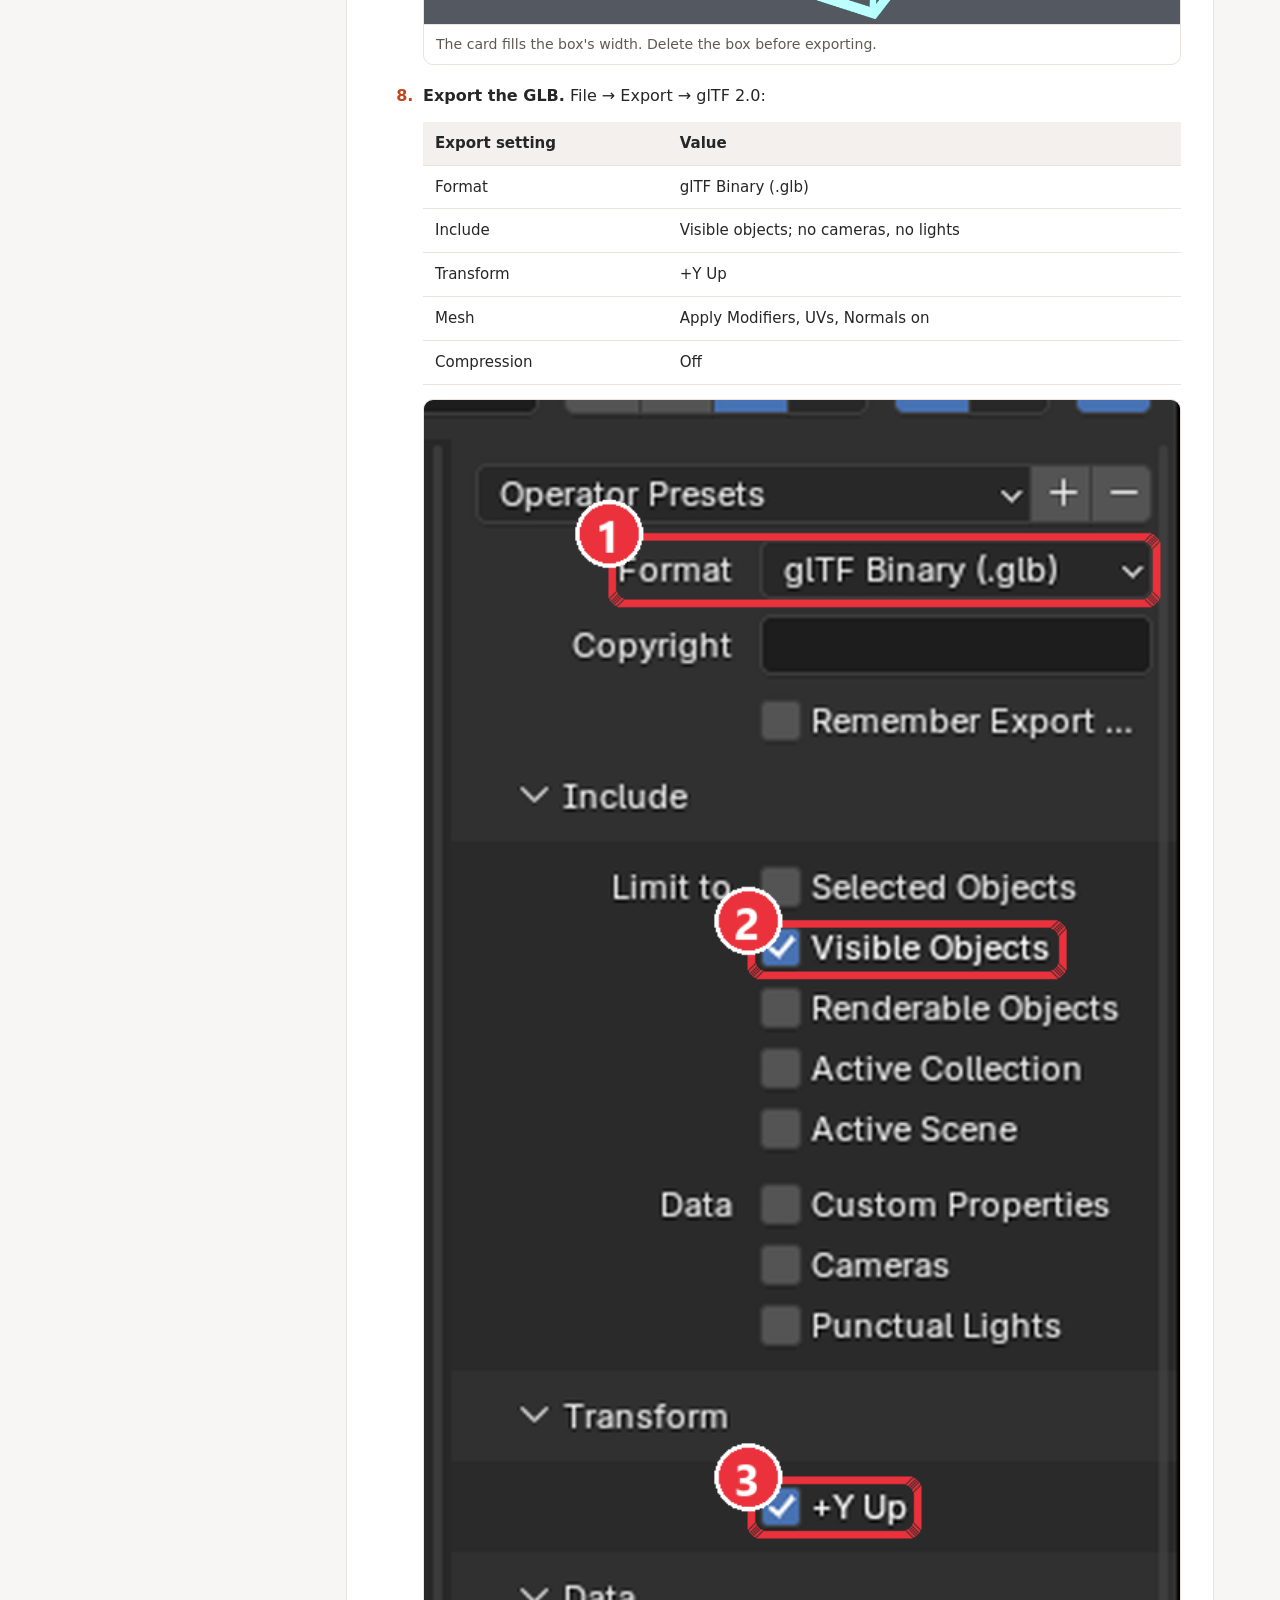
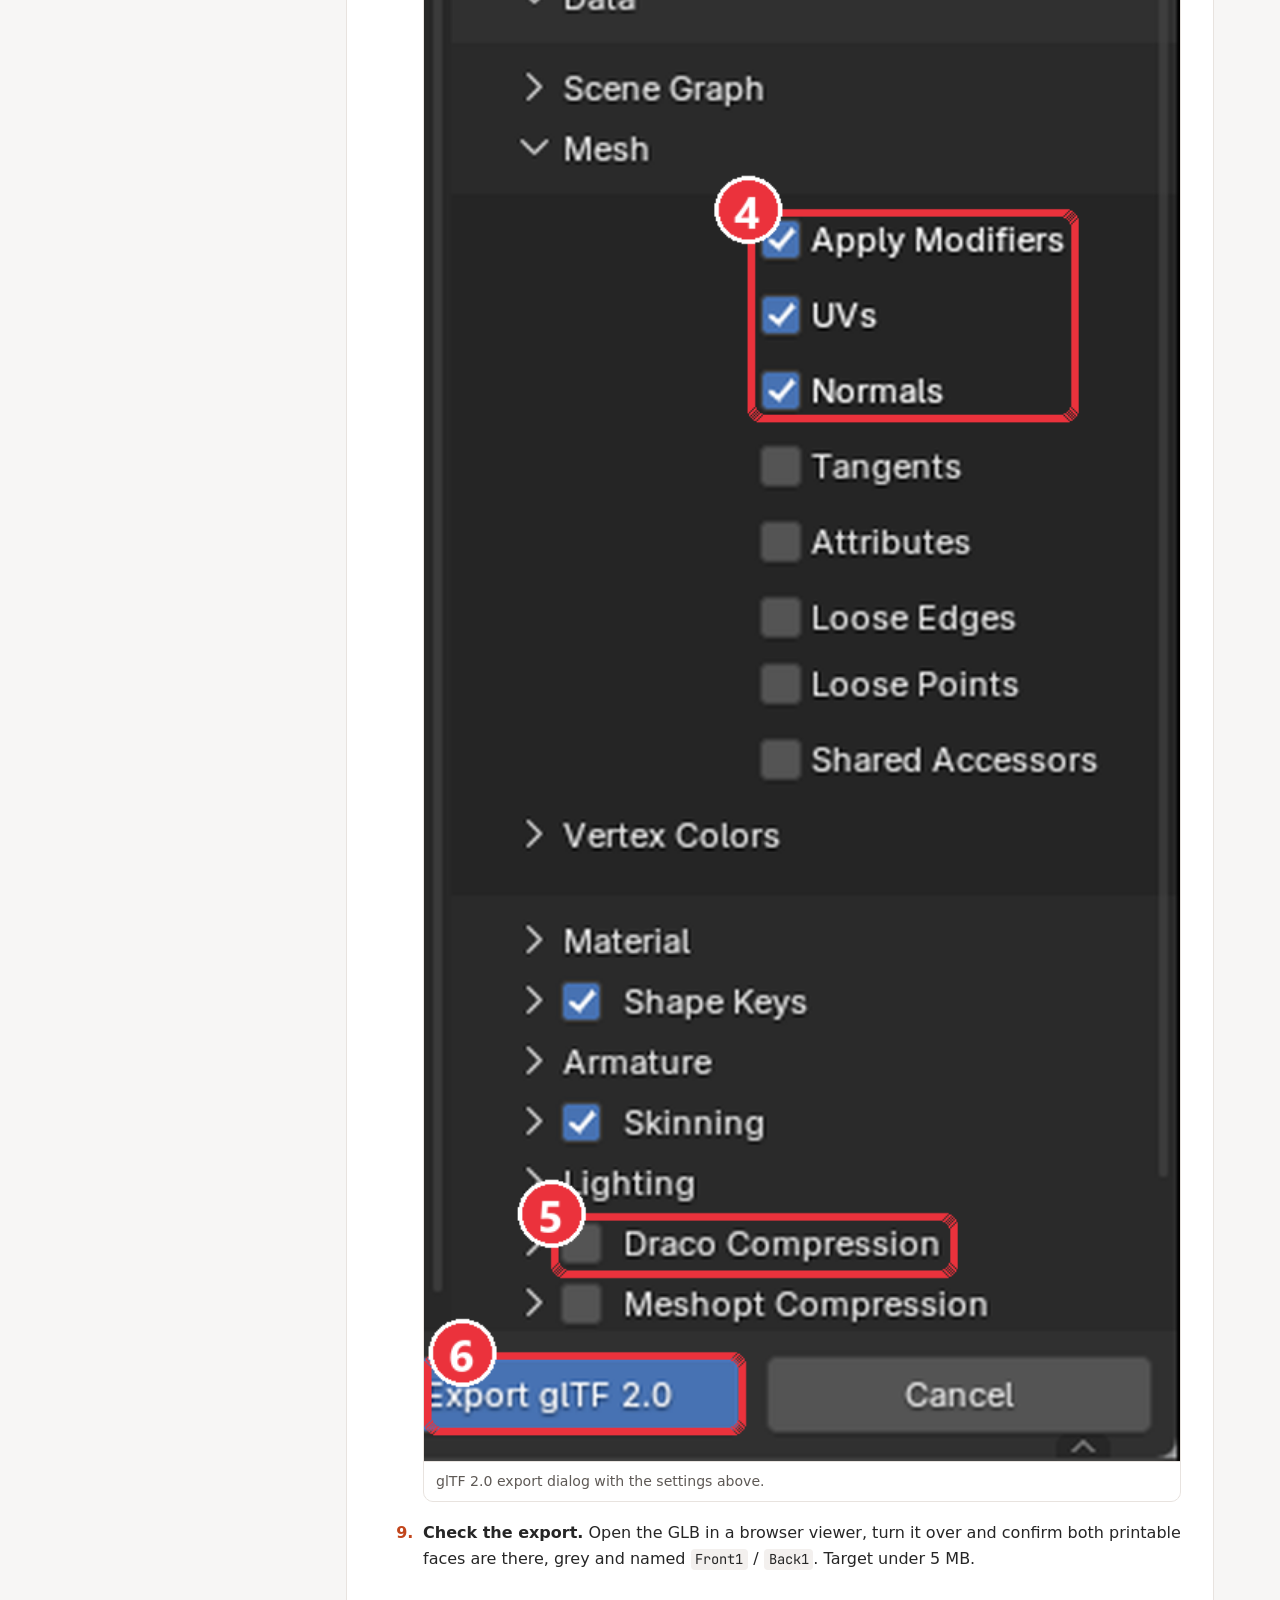
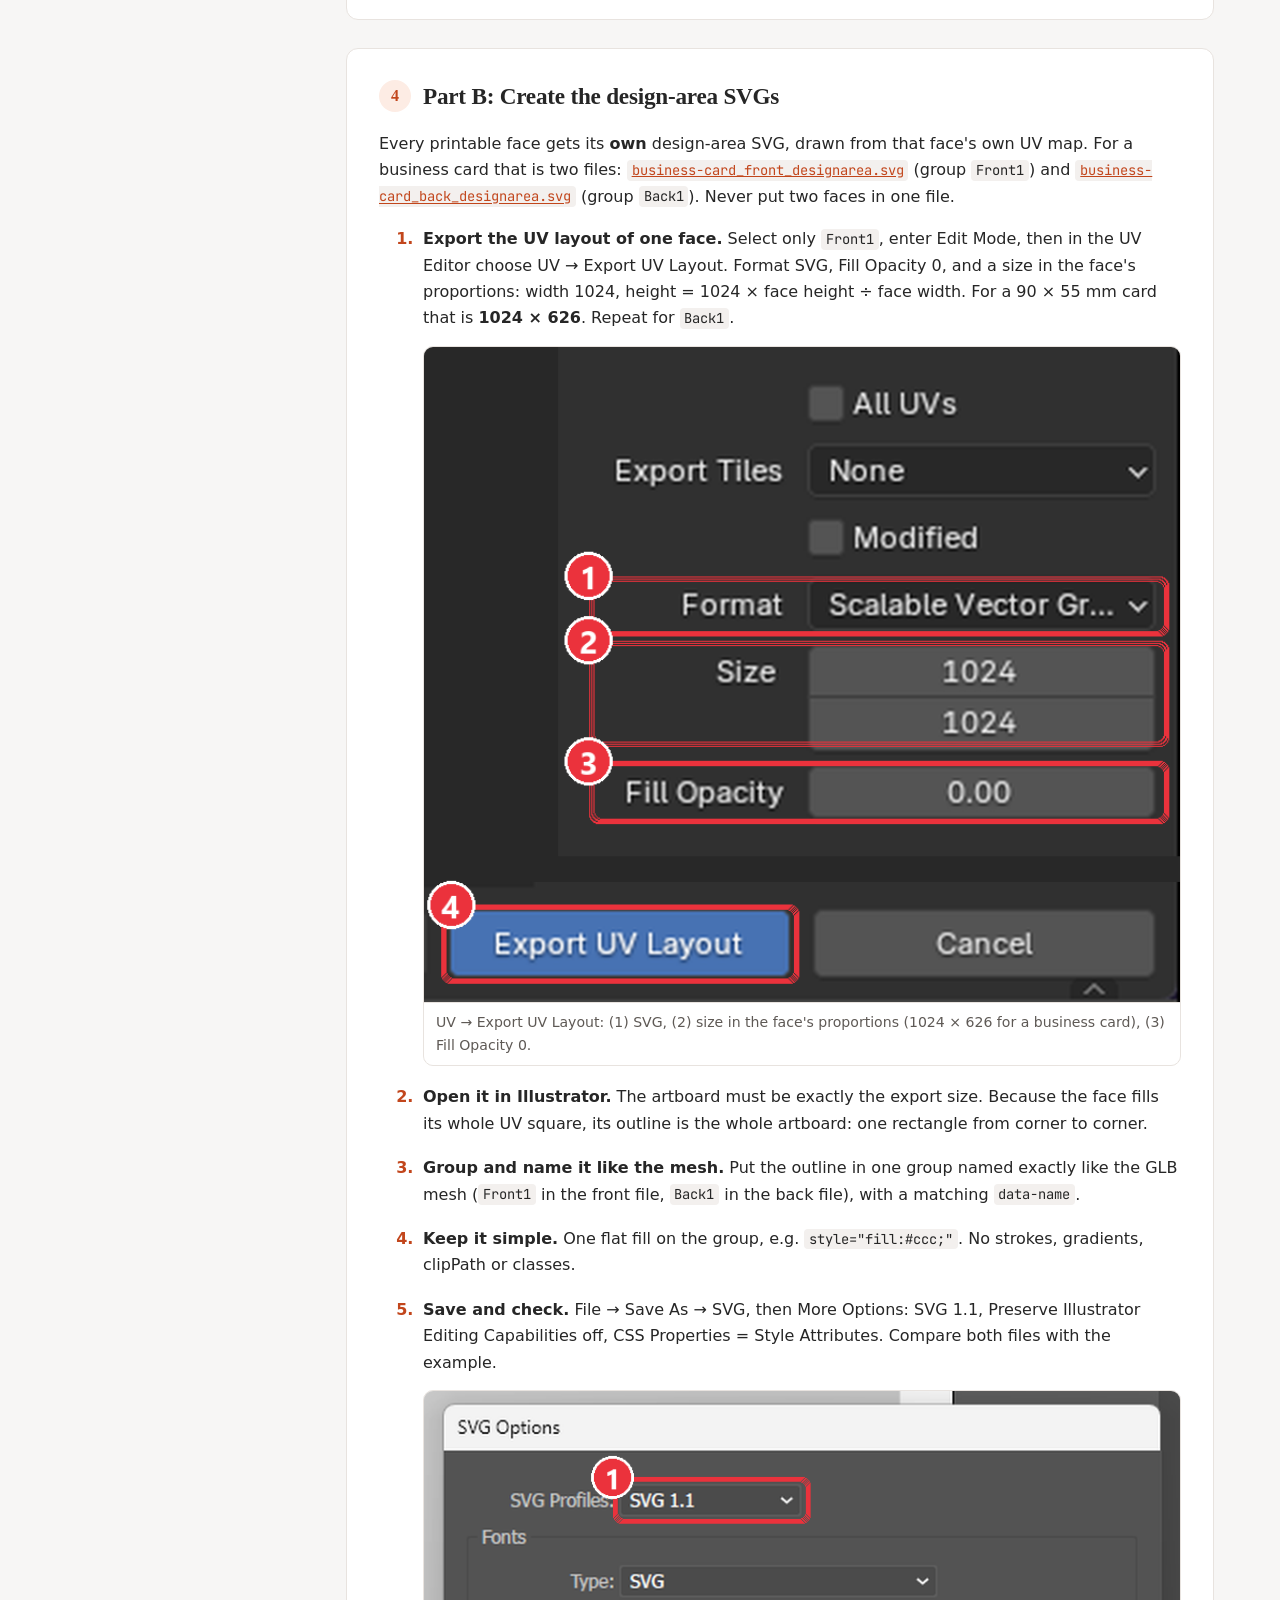
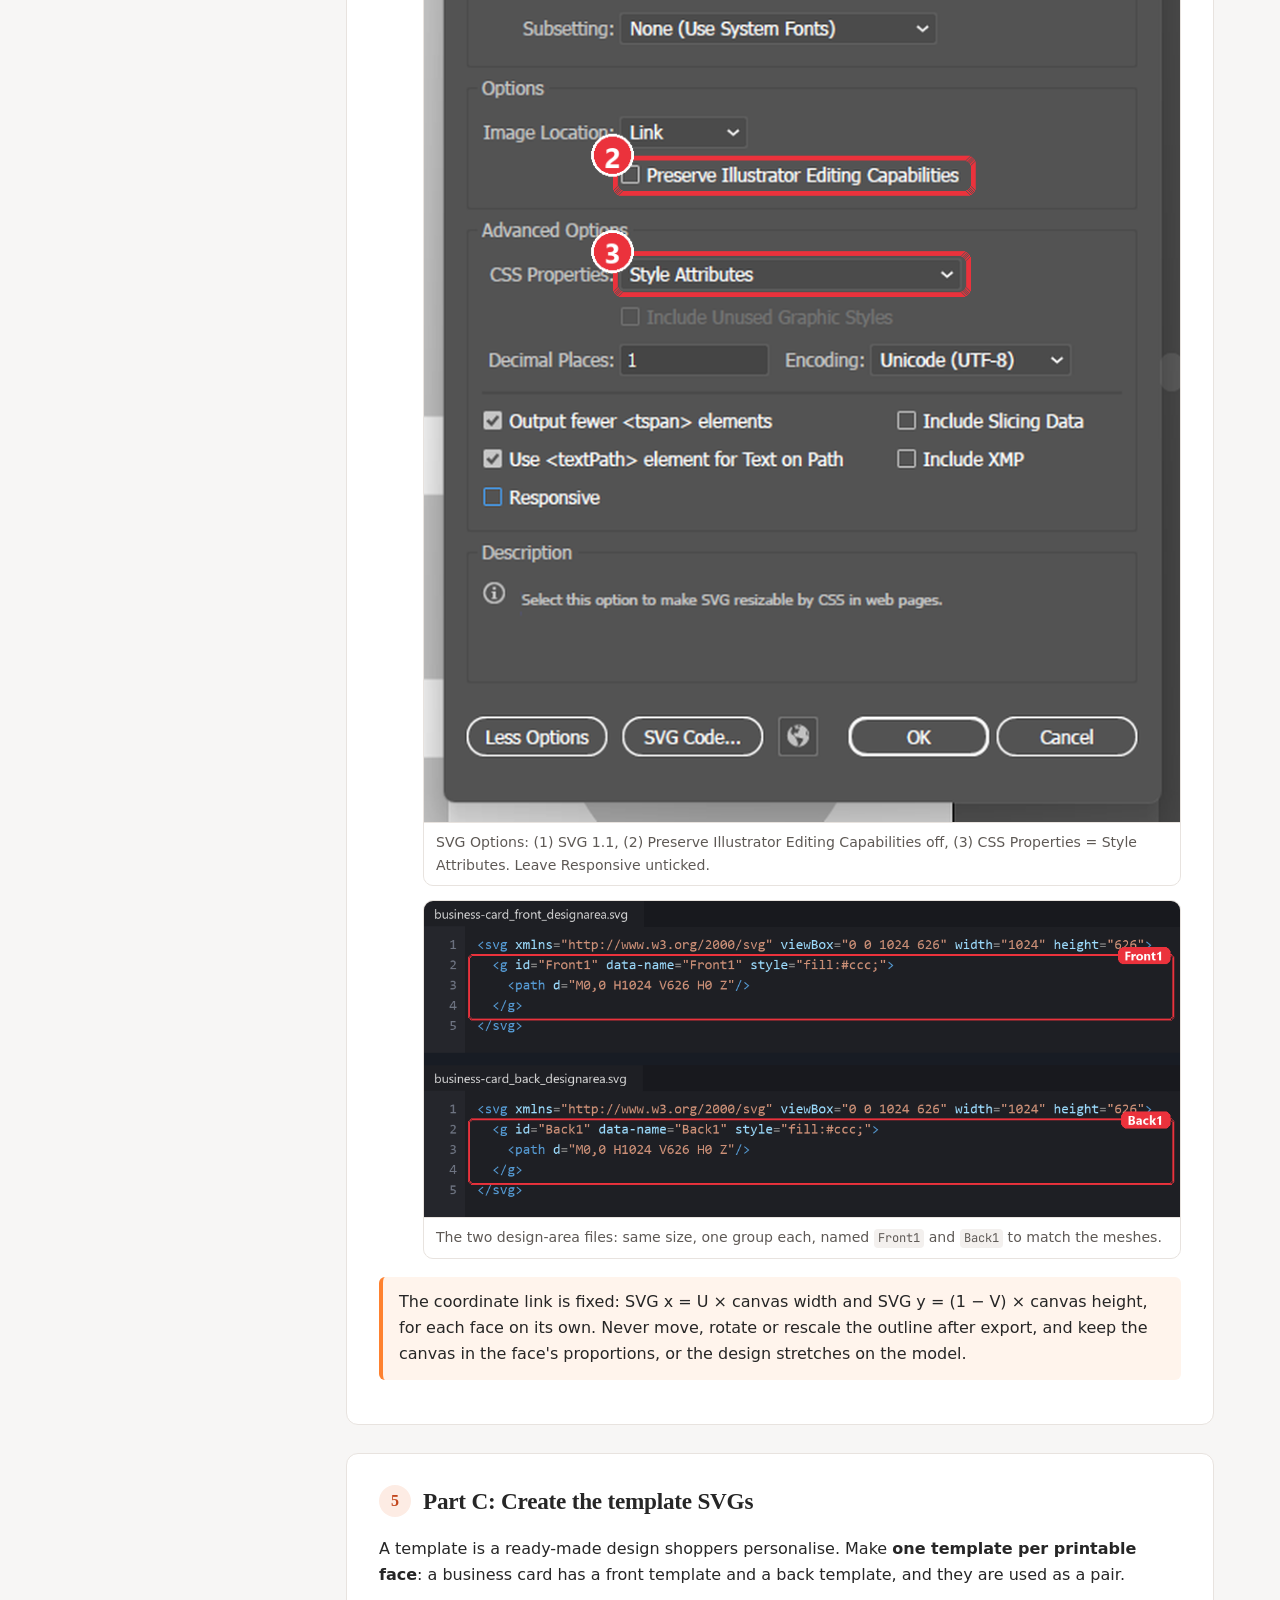
<file: print-destination.html>
<!doctype html>
<html lang="en">
<head>
<meta charset="utf-8">
<meta name="viewport" content="width=device-width, initial-scale=1">
<meta name="robots" content="noindex, nofollow">
<title>Print Destination Setup Guide</title>
<meta name="description" content="Print Destination: preparing 3D products (GLB + design-area SVG) and print template SVGs for the 3D Designer.">
<link rel="preconnect" href="https://fonts.googleapis.com">
<link href="https://fonts.googleapis.com/css2?family=Inter:wght@400;500;600;700&family=JetBrains+Mono:wght@400;500&display=swap" rel="stylesheet">
<link rel="stylesheet" href="assets/style.css">
</head>
<body>
<header class="topbar">
  <div class="wrap">
    <a class="brand" href="index.html">3D Designer</a>
    <span class="crumb">Print Destination · 3D + SVG</span>
    <nav class="switch" aria-label="Other guides"><a href="chubby-gorilla.html">3D only</a><a href="print-destination.html" aria-current="page">3D + SVG</a><a href="customtees.html">SVG only</a></nav>
  </div>
</header>

<div class="wrap layout">
<nav class="toc" aria-label="Contents">
  <p class="toc-title">Contents</p>
  <ol>
    <li><a href="#overview">Before you start</a></li>
    <li><a href="#prereq">Prerequisites &amp; settings</a></li>
    <li><a href="#part-a">Part A: 3D object (GLB)</a></li>
    <li><a href="#part-b">Part B: Design-area SVG</a></li>
    <li><a href="#part-c">Part C: Template SVG</a></li>
    <li><a href="#guidelines">Guidelines &amp; limits</a></li>
    <li><a href="#avoid">What to avoid</a></li>
    <li><a href="#checklist">Final checklist</a></li>
    <li><a href="#troubleshooting">Troubleshooting</a></li>
    <li><a href="#resources">Resources</a></li>
  </ol>
</nav>

<main>
<p class="kicker">Print Destination · Updated 24 Sep 2026</p>
<h1>3D Products &amp; Print Templates</h1>
<p class="lead">How to prepare printed products such as business cards, brochures and QR code stands so shoppers can design them on a flat canvas and see the result on a 3D model. Each product needs a 3D model and an SVG that match each other exactly. This guide uses a two-sided business card, front and back, as the example throughout.</p>

<!-- 1 -->
<section id="overview">
<h2><span class="num">1</span>Before you start</h2>
<p>Each product has three kinds of file. Every printable face of the model (front, back, inside…) is its own mesh with its <strong>own UV map</strong>, its <strong>own design-area SVG</strong> and its <strong>own template</strong>, all named after the face.</p>
<div class="table-wrap"><table>
<thead><tr><th>File</th><th>What it does</th><th>Example (business card)</th></tr></thead>
<tbody>
<tr><td>3D object (.glb)</td><td>The 3D model shown in the live preview. Each printable face is a separate mesh with the <code>Designarea</code> material.</td><td><code>business-card-90x55.glb</code> with meshes <code>Front1</code> and <code>Back1</code></td></tr>
<tr><td>Design-area SVG (.svg)</td><td>A flat map of one printable face, drawn from that face's UV map. One file per face. What the shopper puts on it appears on that face of the model.</td><td><a href="examples/business-card_front_designarea.svg" download><code>business-card_front_designarea.svg</code></a> (group <code>Front1</code>) and <a href="examples/business-card_back_designarea.svg" download><code>business-card_back_designarea.svg</code></a> (group <code>Back1</code>)</td></tr>
<tr><td>Template SVGs (.svg)</td><td>Ready-made designs, one per printable face, that shoppers edit.</td><td><a href="examples/business-card_front-01.svg" download><code>business-card_front-01.svg</code></a>, <a href="examples/business-card_back-01.svg" download><code>business-card_back-01.svg</code></a></td></tr>
</tbody></table></div>
<figure class="shot" data-shot="pd-match-front-back"><img src="images/pd-match-front-back.png" alt="Design-area SVG with Front1 and Back1 areas beside the 3D business card showing the same artwork on its front and back" loading="lazy"><figcaption>How the files work together: artwork inside <code>Front1</code> in the SVG appears on the front of the 3D card, and artwork inside <code>Back1</code> appears on the back.</figcaption></figure>
<ol class="flow" aria-label="Workflow">
  <li>Source model<small>real size, in mm</small></li>
  <li>Printable faces<small>Front1, Back1…</small></li>
  <li>UVs &amp; export<small>GLB + UV layout</small></li>
  <li>Design-area SVG<small>outlines per face</small></li>
  <li>Template SVGs<small>one per face</small></li>
  <li>Final check<small>checklist</small></li>
</ol>
<p class="note">The GLB and design-area SVG must match: SVG group ids equal the GLB mesh names, and both come from the same UV map. If either file changes, update the other.</p>
</section>

<!-- 2 -->
<section id="prereq">
<h2><span class="num">2</span>Prerequisites and required settings</h2>
<p>You need the free tools below and one person comfortable with basic 3D and vector editing.</p>
<h3>Software</h3>
<div class="table-wrap"><table>
<thead><tr><th>Tool</th><th>Used for</th><th>Version</th></tr></thead>
<tbody>
<tr><td><a href="https://www.blender.org/download/">Blender</a> (free)</td><td>Building the model, UV mapping, GLB export</td><td>4.0 or newer</td></tr>
<tr><td>Adobe Illustrator</td><td>Drawing and checking SVG files</td><td>Any current version</td></tr>
<tr><td>Text or code editor (VS Code, Notepad++)</td><td>Checking SVG ids and removing unsupported tags</td><td>Any</td></tr>
<tr><td><a href="https://gltf-viewer.donmccurdy.com/">glTF Viewer</a> or <a href="https://sandbox.babylonjs.com/">Babylon.js Sandbox</a></td><td>Checking the exported GLB</td><td>—</td></tr>
</tbody></table></div>
<h3>Settings to use every time</h3>
<div class="table-wrap"><table>
<thead><tr><th>Setting</th><th>Required value</th></tr></thead>
<tbody>
<tr><td>Blender scene units</td><td>Metric, millimetres, until the final scale step</td></tr>
<tr><td>Orientation</td><td>Front of the product faces the viewer (−Y in Blender); export with <strong>+Y Up</strong></td></tr>
<tr><td>Printable faces</td><td>One mesh per face, e.g. <code>Front1</code>, <code>Back1</code>, <code>Inside1</code>, material <code>Designarea</code></td></tr>
<tr><td>UV map</td><td>One per mesh, named <code>UVMap</code>; each printable face fills its own 0–1 square</td></tr>
<tr><td>Names</td><td>Letters, numbers and underscores only; no <code>.001</code> suffixes, no duplicates</td></tr>
<tr><td>SVG size</td><td>At most <strong>300 paths</strong> per file</td></tr>
<tr><td>SVG content</td><td>Flat colours and inline styles; no gradients, no <code>clipPath</code>, no complex mesh or nested layers</td></tr>
</tbody></table></div>
<figure class="shot" data-shot="a00-blender-units"><img src="images/a00-blender-units.png" alt="Blender Scene Properties with Unit System set to Metric and Length set to Millimeters" loading="lazy"><figcaption>Blender → Scene Properties → Units: Metric, Millimeters.</figcaption></figure>
</section>

<!-- 3 -->
<section id="part-a">
<h2><span class="num">3</span>Part A: Build the 3D object (GLB)</h2>
<p>The goal is a light GLB where every printable face is its own named mesh with one tidy UV map, scaled to fit the designer's viewing box.</p>
<ol class="steps">
<li><strong>Build or import the product at real size.</strong> A business card is 90 × 55 mm and about 0.35 mm thick. Press N and check the Dimensions against the real product.
<figure class="shot" data-shot="pd-a01-card-dimensions"><img src="images/pd-a01-card-dimensions.png" alt="Business card in Blender with the Item panel showing 90 by 0.35 by 55 mm" loading="lazy"><figcaption>Sidebar (N) → Item → Dimensions: 90 × 0.35 × 55 mm.</figcaption></figure></li>
<li><strong>Make one mesh per printable face.</strong> Add a flat plane over each face shoppers can print on, sitting about <strong>0.05 mm</strong> outside the product so it isn't hidden. The product body itself (card edge, stand base, acrylic) keeps a plain non-printable material.
<div class="table-wrap"><table>
<thead><tr><th>Product</th><th>Printable meshes</th></tr></thead>
<tbody>
<tr><td>Business card, postcard, flyer</td><td><code>Front1</code>, <code>Back1</code></td></tr>
<tr><td>Folded brochure (e.g. A4 folded to DL)</td><td><code>Outside1</code>, <code>Inside1</code></td></tr>
<tr><td>QR code stand, table tent</td><td><code>Front1</code>, <code>Back1</code> (the insert only, not the base)</td></tr>
</tbody></table></div></li>
<li><strong>Name and group them.</strong> Each printable mesh sits inside an empty parent named the same without the <code>1</code>:
<pre><code>Front  (Empty)  →  Front1  (Mesh, Designarea)
Back   (Empty)  →  Back1   (Mesh, Designarea)
Card   (Empty)  →  Card1   (Mesh, paper; not printable)</code></pre></li>
<li><strong>Assign the <code>Designarea</code> material</strong> to every printable mesh: Principled BSDF, Base Color light grey <code>#E5E5E5</code>, Metallic 0, Roughness 0.5. No textures, colours or finishes; the designer applies the shopper's design.
<figure class="shot" data-shot="pd-a03-designarea-material"><img src="images/pd-a03-designarea-material.png" alt="Material Properties of Front1 showing the Designarea material" loading="lazy"><figcaption>Material Properties → <code>Designarea</code>: Base Color #E5E5E5, Metallic 0, Roughness 0.5.</figcaption></figure></li>
<li><strong>Give each face its own UV map.</strong> Unwrap each printable mesh on its own so the face fills the <strong>whole</strong> 0–1 UV square. Front and back are never placed together in one UV layout.
<ul>
<li>The design-area SVG for the face uses the same proportions (90 : 55 → 1024 × 626), so nothing stretches.</li>
<li>Turn the back face in the UV itself so its artwork reads correctly when the product is turned over. Don't use a Mapping node; it is lost on export.</li>
</ul>
Check with Blender's Color Grid on each face: cells stay square and letters read the right way round on <strong>both</strong> sides.
<figure class="shot" data-shot="pd-a05-uv-front-back"><img src="images/pd-a05-uv-front-back.png" alt="Front1 and Back1 each with its own full UV square, beside the card's front and back showing the colour grid" loading="lazy"><figcaption>Each face has its own full UV square. The whole grid (A1–H8) appears on the front and again on the back, both reading correctly.</figcaption></figure></li>
<li><strong>Apply transforms.</strong> Select all, then Object → Apply → All Transforms, so rotation is 0 and scale is 1.
<figure class="shot" data-shot="a06-apply-transforms"><img src="images/a06-apply-transforms.png" alt="Object menu open at Apply, All Transforms" loading="lazy"><figcaption>Object → Apply → All Transforms (Ctrl+A).</figcaption></figure></li>
<li><strong>Scale to the designer box.</strong> Save an <code>_mm</code> backup first. Then scale the whole model uniformly so it fits inside <strong>6.333 (W) × 4.890 (D) × 8.711 (H)</strong> units, centred on the origin. Wide products like business cards are limited by width: 90 mm becomes 6.333.
<figure class="shot" data-shot="pd-a07-fit-box"><img src="images/pd-a07-fit-box.png" alt="Business card centred inside a wireframe box of 6.333 by 4.890 by 8.711 units" loading="lazy"><figcaption>The card fills the box's width. Delete the box before exporting.</figcaption></figure></li>
<li><strong>Export the GLB.</strong> File → Export → glTF 2.0:
<div class="table-wrap"><table>
<thead><tr><th>Export setting</th><th>Value</th></tr></thead>
<tbody>
<tr><td>Format</td><td>glTF Binary (.glb)</td></tr>
<tr><td>Include</td><td>Visible objects; no cameras, no lights</td></tr>
<tr><td>Transform</td><td>+Y Up</td></tr>
<tr><td>Mesh</td><td>Apply Modifiers, UVs, Normals on</td></tr>
<tr><td>Compression</td><td>Off</td></tr>
</tbody></table></div>
<figure class="shot" data-shot="a08-gltf-export"><img src="images/a08-gltf-export.png" alt="Blender glTF 2.0 export dialog with GLB format and +Y Up selected" loading="lazy"><figcaption>glTF 2.0 export dialog with the settings above.</figcaption></figure></li>
<li><strong>Check the export.</strong> Open the GLB in a browser viewer, turn it over and confirm both printable faces are there, grey and named <code>Front1</code> / <code>Back1</code>. Target under 5 MB.</li>
</ol>
</section>

<!-- 4 -->
<section id="part-b">
<h2><span class="num">4</span>Part B: Create the design-area SVGs</h2>
<p>Every printable face gets its <strong>own</strong> design-area SVG, drawn from that face's own UV map. For a business card that is two files: <a href="examples/business-card_front_designarea.svg" download><code>business-card_front_designarea.svg</code></a> (group <code>Front1</code>) and <a href="examples/business-card_back_designarea.svg" download><code>business-card_back_designarea.svg</code></a> (group <code>Back1</code>). Never put two faces in one file.</p>
<ol class="steps">
<li><strong>Export the UV layout of one face.</strong> Select only <code>Front1</code>, enter Edit Mode, then in the UV Editor choose UV → Export UV Layout. Format SVG, Fill Opacity 0, and a size in the face's proportions: width 1024, height = 1024 × face height ÷ face width. For a 90 × 55 mm card that is <strong>1024 × 626</strong>. Repeat for <code>Back1</code>.
<figure class="shot" data-shot="b01-export-uv-layout"><img src="images/b01-export-uv-layout.png" alt="Blender Export UV Layout dialog with SVG format, size fields and fill opacity" loading="lazy"><figcaption>UV → Export UV Layout: (1) SVG, (2) size in the face's proportions (1024 × 626 for a business card), (3) Fill Opacity 0.</figcaption></figure></li>
<li><strong>Open it in Illustrator.</strong> The artboard must be exactly the export size. Because the face fills its whole UV square, its outline is the whole artboard: one rectangle from corner to corner.</li>
<li><strong>Group and name it like the mesh.</strong> Put the outline in one group named exactly like the GLB mesh (<code>Front1</code> in the front file, <code>Back1</code> in the back file), with a matching <code>data-name</code>.</li>
<li><strong>Keep it simple.</strong> One flat fill on the group, e.g. <code>style="fill:#ccc;"</code>. No strokes, gradients, clipPath or classes.</li>
<li><strong>Save and check.</strong> File → Save As → SVG, then More Options: SVG 1.1, Preserve Illustrator Editing Capabilities off, CSS Properties = Style Attributes. Compare both files with the example.
<figure class="shot" data-shot="b05-ai-svg-options"><img src="images/b05-ai-svg-options.png" alt="Illustrator SVG Options dialog with SVG 1.1 and Style Attributes selected" loading="lazy"><figcaption>SVG Options: (1) SVG 1.1, (2) Preserve Illustrator Editing Capabilities off, (3) CSS Properties = Style Attributes. Leave Responsive unticked.</figcaption></figure>
<figure class="shot" data-shot="pd-b-designarea-code"><img src="images/pd-b-designarea-code.png" alt="Source of the front and back design-area SVGs, each 1024 by 626 with one group named Front1 or Back1" loading="lazy"><figcaption>The two design-area files: same size, one group each, named <code>Front1</code> and <code>Back1</code> to match the meshes.</figcaption></figure></li>
</ol>
<p class="note">The coordinate link is fixed: SVG x = U × canvas width and SVG y = (1 − V) × canvas height, for each face on its own. Never move, rotate or rescale the outline after export, and keep the canvas in the face's proportions, or the design stretches on the model.</p>
</section>

<!-- 5 -->
<section id="part-c">
<h2><span class="num">5</span>Part C: Create the template SVGs</h2>
<p>A template is a ready-made design shoppers personalise. Make <strong>one template per printable face</strong>: a business card has a front template and a back template, and they are used as a pair.</p>
<figure class="shot" data-shot="pd-c02-templates-front-back"><img src="images/pd-c02-templates-front-back.png" alt="Business card front template in navy with a name and back template in orange with contact details" loading="lazy"><figcaption>A matching pair: <a href="examples/business-card_front-01.svg" download>front</a> and <a href="examples/business-card_back-01.svg" download>back</a> templates (click to download).</figcaption></figure>
<ol class="steps">
<li><strong>Set the canvas from the product size.</strong> Canvas in px = size in mm × 96 ÷ 25.4. Set <code>viewBox</code> in px and <code>width</code>/<code>height</code> in inches.
<div class="table-wrap"><table>
<thead><tr><th>Product</th><th>Face size</th><th>Canvas (px)</th><th>width × height</th></tr></thead>
<tbody>
<tr><td>Business card</td><td>90 × 55 mm</td><td>340 × 208</td><td>3.543in × 2.165in</td></tr>
<tr><td>DL (brochure panel, flyer)</td><td>99 × 210 mm</td><td>374 × 794</td><td>3.898in × 8.268in</td></tr>
<tr><td>A5</td><td>148 × 210 mm</td><td>559 × 794</td><td>5.827in × 8.268in</td></tr>
<tr><td>A4</td><td>210 × 297 mm</td><td>794 × 1122</td><td>8.268in × 11.693in</td></tr>
</tbody></table></div>
<figure class="shot" data-shot="pd-c01-ai-new-document"><img src="images/pd-c01-ai-new-document.png" alt="Illustrator New Document dialog set to business-card_front-01, 340 by 208 pixels, RGB" loading="lazy"><figcaption>Illustrator → File → New for a business card: name, 340 × 208 px, units Pixels, Color Mode RGB.</figcaption></figure></li>
<li><strong>Design inside the safe zone.</strong> Keep text and logos at least 3 mm (about 12 px) inside the trim line. Take background colours to the edge.</li>
<li><strong>Build a flat layer list.</strong> Every group is a direct child of the <code>&lt;svg&gt;</code>, with no nested layers:
<ul>
<li><code>Layer_1</code>, <code>Layer_2</code> … large blocks (background, header, footer)</li>
<li><code>Elem-1</code>, <code>Elem-2</code> … shapes and decorations</li>
<li><code>Text-1</code>, <code>Text-2</code> … text</li>
</ul>
Every group needs both <code>id</code> and <code>data-name</code>.</li>
<li><strong>Keep text live.</strong> Put <code>x</code> and <code>y</code> on both the <code>&lt;text&gt;</code> and each <code>&lt;tspan&gt;</code>, or the text jumps to the top-left corner. Do not convert text to outlines.</li>
<li><strong>Keep it light.</strong> At most <strong>300 paths</strong> per file. Merge shapes of the same colour into one compound path, and simplify traced or imported artwork.</li>
<li><strong>Remove unsupported features.</strong> No <code>clipPath</code>, gradients, mesh gradients, filters or shadows, <code>&lt;style&gt;</code> tag, CSS classes, or <code>transform="matrix(...)"</code>. If a photo or logo is part of the design, place it as a plain <code>&lt;image&gt;</code> at its final size, with no clipping.</li>
<li><strong>Save and check.</strong> Save as SVG 1.1 with Style Attributes and Responsive unticked (so width and height are kept), then open it in a text editor and compare it with the example.
<figure class="shot" data-shot="pd-c03-svg-in-editor"><img src="images/pd-c03-svg-in-editor.png" alt="Business card front template source showing viewBox, flat groups and text with tspan" loading="lazy"><figcaption>The saved front template: (1) viewBox in px with width/height in inches, (2) flat groups with id and data-name, (3) x/y on both &lt;text&gt; and &lt;tspan&gt;.</figcaption></figure></li>
</ol>
<p class="note"><strong>Special templates.</strong> Calendars and coupon or postcard layouts have extra required IDs and data attributes (for example <code>&lt;g id="calendar"&gt;</code> with grid data). Ask us for the matching specification before you build one.</p>
</section>

<!-- 6 -->
<section id="guidelines">
<h2><span class="num">6</span>Guidelines, limitations and recommendations</h2>
<h3>Limits</h3>
<div class="table-wrap"><table>
<thead><tr><th>Item</th><th>Limit or rule</th></tr></thead>
<tbody>
<tr><td>GLB file size</td><td>Target under 5 MB; keep polygons as low as the shape allows</td></tr>
<tr><td>Printable faces</td><td>One mesh per face shoppers print on (front, back, inside, outside)</td></tr>
<tr><td>Materials</td><td><code>Designarea</code> on printable faces; plain values only. Mapping, Mix or procedural nodes do not survive export</td></tr>
<tr><td>UV maps</td><td>One per face, each filling its own 0–1 square</td></tr>
<tr><td>Design-area SVG</td><td>One file per face, 1024 px wide in the face's proportions, one group with id equal to the mesh name</td></tr>
<tr><td>Any SVG</td><td>At most 300 paths; flat colours; no gradients, clipPath, mesh or nested layers</td></tr>
<tr><td>Template SVG</td><td>One per face; flat layers, live text, inline styles</td></tr>
<tr><td>Images in templates</td><td>Plain <code>&lt;image&gt;</code> at final size, 300 DPI at print size, no clipping</td></tr>
<tr><td>Fonts</td><td>Only fonts enabled in your designer font list; others fall back to a default font</td></tr>
</tbody></table></div>
<h3>Recommendations</h3>
<ul>
<li>Start from a product we have already set up and copy its face names and UV layout.</li>
<li>Build one product end to end before starting a batch.</li>
<li>Keep an <code>_mm</code> master .blend for every product so you can re-scale or re-unwrap later.</li>
<li>Keep file names short and paired: <code>business-card_front_designarea.svg</code>, <code>business-card_back_designarea.svg</code>, <code>business-card_front-01.svg</code>, <code>business-card_back-01.svg</code>.</li>
<li>Change the GLB and the design-area SVG together. A re-unwrapped model always needs a new design-area SVG.</li>
<li>Remove third-party logos or copyrighted artwork from templates unless you have the rights to use them.</li>
</ul>
</section>

<!-- 7 -->
<section id="avoid">
<h2><span class="num">7</span>What to avoid</h2>
<p>These are the mistakes that most often break a Print Destination product. Most of them only show up once the GLB and SVG are used together.</p>
<h3>3D object (GLB)</h3>
<div class="table-wrap"><table class="avoid">
<thead><tr><th>Avoid</th><th>What goes wrong</th><th>Do instead</th></tr></thead>
<tbody>
<tr><td>Hiding parts instead of deleting them</td><td>Hidden parts still export and add weight or cover print surfaces</td><td>Delete everything shoppers can't see</td></tr>
<tr><td>Textures, colours or finishes baked into <code>Designarea</code></td><td>The shopper's design is tinted or hidden</td><td>Plain light grey, no textures</td></tr>
<tr><td>Flipping the back face with a Mapping node</td><td>Mapping nodes are lost on export, so text on the back is mirrored</td><td>Flip the back face in the UV itself</td></tr>
<tr><td>Overlapping or stretched UVs</td><td>Designs repeat, stretch or land in the wrong place</td><td>One clean UV map per mesh; square checker cells</td></tr>
<tr><td>A print surface inside or flush with a solid part</td><td>The surface is hidden or flickers</td><td>Place it about 0.05 mm outside</td></tr>
<tr><td>Transforms not applied, or exported without +Y Up</td><td>Model is tiny, huge, off-centre or lying on its side</td><td>Apply all transforms, fit the designer box, export with +Y Up</td></tr>
<tr><td>Heavy models (over 5 MB) or Draco compression</td><td>Slow or failed loading in the designer</td><td>Reduce polygons; leave compression off</td></tr>
<tr><td>Names with <code>.001</code>, spaces or duplicates</td><td>The GLB mesh can't be matched to its SVG group</td><td>Letters, numbers and underscores only, each name unique</td></tr>
</tbody></table></div>
<h3>Design-area SVG</h3>
<div class="table-wrap"><table class="avoid">
<thead><tr><th>Avoid</th><th>What goes wrong</th><th>Do instead</th></tr></thead>
<tbody>
<tr><td>Moving, rotating or rescaling outlines after UV export</td><td>Designs land in the wrong place on the model</td><td>Leave outlines exactly where Blender exported them</td></tr>
<tr><td>Front and back in one SVG or one UV layout</td><td>Designs land on the wrong face or overlap</td><td>One UV map and one design-area SVG per face</td></tr>
<tr><td>A canvas in different proportions from the face</td><td>The design stretches on the model</td><td>Width 1024, height in the face's proportions (1024 × 626 for a business card)</td></tr>
<tr><td>Group ids that differ from the GLB mesh names</td><td>The design doesn't appear on that part</td><td><code>id</code> = mesh name exactly</td></tr>
<tr><td>Leaving the inner triangle and quad lines</td><td>Heavy file and a messy canvas for shoppers</td><td>Keep only the outer boundary of each island</td></tr>
<tr><td>Strokes, classes or a <code>&lt;style&gt;</code> block</td><td>The canvas renders incorrectly</td><td>One inline fill per group</td></tr>
<tr><td>Changing the GLB without redoing the SVG</td><td>Old outlines no longer match the new UVs</td><td>Always update both files together</td></tr>
</tbody></table></div>
<h3>Template SVG</h3>
<div class="table-wrap"><table class="avoid">
<thead><tr><th>Avoid</th><th>What goes wrong</th><th>Do instead</th></tr></thead>
<tbody>
<tr><td>Nested groups or layers</td><td>Elements can't be selected or edited separately</td><td>Flat groups directly under <code>&lt;svg&gt;</code></td></tr>
<tr><td>Text converted to outlines</td><td>Shoppers can't edit the text</td><td>Keep text live</td></tr>
<tr><td>x/y only on <code>&lt;tspan&gt;</code></td><td>Text jumps to the top-left corner</td><td>Put x/y on both <code>&lt;text&gt;</code> and <code>&lt;tspan&gt;</code></td></tr>
<tr><td>More than 300 paths</td><td>The template loads slowly or fails in the designer</td><td>Merge same-colour shapes into compound paths; simplify traced artwork</td></tr>
<tr><td>Gradients, mesh gradients or complex mesh objects</td><td>Not supported; the template fails or prints flat</td><td>Solid colours</td></tr>
<tr><td>Any <code>clipPath</code> or clipping mask</td><td>Parts of the design disappear or the file fails</td><td>Crop images to size before placing; no clipping at all</td></tr>
<tr><td><code>&lt;style&gt;</code> tag, CSS classes, filters, shadows, <code>transform="matrix(...)"</code></td><td>The template fails to load or looks different</td><td>Inline styles, plain x/y positions</td></tr>
<tr><td>One template for both sides</td><td>Front and back can't be placed on their own faces</td><td>One template per face, named as a pair</td></tr>
<tr><td>Fonts not enabled in the designer</td><td>A default font replaces yours</td><td>Use only enabled fonts; list them in a comment</td></tr>
<tr><td>Low-resolution images</td><td>Blurry print</td><td>300 DPI at print size</td></tr>
<tr><td>Text or logos near the trim line</td><td>They get cut off when printed</td><td>Keep them at least 3 mm inside</td></tr>
<tr><td>Third-party logos or artwork</td><td>Copyright problems</td><td>Only artwork you have the rights to</td></tr>
</tbody></table></div>
</section>

<!-- 8 -->
<section id="checklist">
<h2><span class="num">8</span>Final checklist</h2>
<p>Tick every item for each product. One unticked item is usually the cause of a failed preview.</p>
<div class="checks">
<div>
<h3>3D object (GLB)</h3>
<ul class="check">
<li><label><input type="checkbox"> One mesh per printable face (<code>Front1</code>, <code>Back1</code>…), each in its empty parent, no <code>.001</code></label></li>
<li><label><input type="checkbox"> Printable meshes use <code>Designarea</code>, light grey, no textures</label></li>
<li><label><input type="checkbox"> Each face has its own UV map filling the whole 0–1 square</label></li>
<li><label><input type="checkbox"> Back face turned in the UV; Color Grid reads correctly on both sides</label></li>
<li><label><input type="checkbox"> Print faces sit 0.05 mm outside the product body</label></li>
<li><label><input type="checkbox"> Transforms applied; fits inside 6.333 × 4.890 × 8.711 and centred</label></li>
<li><label><input type="checkbox"> Exported as .glb, +Y Up, no cameras or lights, under 5 MB</label></li>
<li><label><input type="checkbox"> Opens in a browser viewer; both faces present when turned over</label></li>
</ul>
</div>
<div>
<h3>Design-area SVG</h3>
<ul class="check">
<li><label><input type="checkbox"> Square canvas, <code>viewBox</code> 0 0 1024 1024 (or 2048)</label></li>
<li><label><input type="checkbox"> One group, <code>id</code> = mesh name (<code>Front1</code> or <code>Back1</code>), with <code>data-name</code></label></li>
<li><label><input type="checkbox"> One file per face, canvas in the face's proportions, outline covers the canvas</label></li>
<li><label><input type="checkbox"> No <code>&lt;style&gt;</code>, classes, strokes, gradients, clipPath or transforms</label></li>
</ul>
<h3>Template SVG</h3>
<ul class="check">
<li><label><input type="checkbox"> One template per face (front and back as a pair)</label></li>
<li><label><input type="checkbox"> Canvas matches the face size; viewBox in px, width/height in inches</label></li>
<li><label><input type="checkbox"> 300 paths or fewer; no gradients, clipPath or mesh</label></li>
<li><label><input type="checkbox"> All groups direct children of <code>&lt;svg&gt;</code>, named Layer_N / Elem-N / Text-N</label></li>
<li><label><input type="checkbox"> Text is live, with x/y on both <code>&lt;text&gt;</code> and <code>&lt;tspan&gt;</code></label></li>
<li><label><input type="checkbox"> Only enabled fonts used</label></li>
<li><label><input type="checkbox"> No <code>&lt;style&gt;</code>, filters, gradients or matrix transforms</label></li></ul>
</div>
</div>
</section>

<!-- 9 -->
<section id="troubleshooting">
<h2><span class="num">9</span>Troubleshooting</h2>
<div class="table-wrap"><table>
<thead><tr><th>Problem</th><th>Likely cause</th><th>Fix</th></tr></thead>
<tbody>
<tr><td>Design does not appear on a part</td><td>SVG group id differs from the mesh name, or the part has no UV map</td><td>Rename so they match exactly; unwrap the mesh and re-export both files</td></tr>
<tr><td>Design in the wrong place or stretched</td><td>SVG outlines moved or rescaled after export, or UVs are stretched</td><td>Re-export the UV layout and redraw; fix UVs until checker squares are even</td></tr>
<tr><td>Text mirrored or upside down on the back</td><td>Back face not turned in the UV, or turned with a Mapping node, which export drops</td><td>Turn the back face's UVs directly; check with the Color Grid from behind</td></tr>
<tr><td>Front design appears on the back</td><td>SVG groups swapped, or ids don't match the meshes</td><td>Check <code>Front1</code> / <code>Back1</code> ids against the GLB mesh names</td></tr>
<tr><td>Design stretched on one face</td><td>Design-area canvas not in the face's proportions</td><td>Re-export the UV layout at 1024 × (1024 × height ÷ width)</td></tr>
<tr><td>Grey edge on the model</td><td>Outline doesn't reach the canvas edge</td><td>Make the outline cover the whole canvas</td></tr>
<tr><td>A print surface is invisible</td><td>It sits inside a solid part</td><td>Move it just outside the body surface (about 0.05 mm)</td></tr>
<tr><td>Model tiny, huge or off-centre</td><td>Transforms not applied or not scaled to the designer box</td><td>Apply all transforms, scale to fit 6.333 × 4.890 × 8.711, centre on origin</td></tr>
<tr><td>Model lying on its side</td><td>Exported without +Y Up, or rotation not applied</td><td>Apply rotation and re-export with +Y Up</td></tr>
<tr><td>Template fails to load</td><td>Over 300 paths, clipPath, gradients, <code>&lt;style&gt;</code> tag or classes</td><td>Merge paths, remove clipping and gradients, re-save with inline style attributes</td></tr>
<tr><td>Text jumps to the top-left</td><td>x/y only on <code>&lt;tspan&gt;</code>, not on <code>&lt;text&gt;</code></td><td>Add the same x/y to the <code>&lt;text&gt;</code> element</td></tr>
<tr><td>Wrong font in the designer</td><td>Font not enabled in the designer</td><td>Enable the font, or change it in the template</td></tr>
<tr><td>Preview loads slowly</td><td>GLB too heavy</td><td>Reduce polygons (Decimate modifier), compress textures; aim under 5 MB</td></tr>
</tbody></table></div>
</section>

<!-- 10 -->
<section id="resources">
<h2><span class="num">10</span>Documentation and tools</h2>
<h3>Reference documentation</h3>
<ul>
<li><a href="https://docs.blender.org/manual/en/latest/addons/import_export/scene_gltf2.html">Blender Manual: glTF 2.0</a> — export settings and supported materials</li>
<li><a href="https://docs.blender.org/manual/en/latest/modeling/meshes/editing/uv.html">Blender Manual: UV unwrapping</a> — seams, unwrap methods, Export UV Layout</li>
<li><a href="https://www.khronos.org/gltf/">Khronos glTF 2.0</a> — the file format behind GLB</li>
<li><a href="https://developer.mozilla.org/en-US/docs/Web/SVG/Element">MDN: SVG element reference</a> — <code>&lt;g&gt;</code>, <code>&lt;text&gt;</code>, <code>&lt;tspan&gt;</code>, <code>&lt;image&gt;</code></li>
<li><a href="https://gltf-viewer.donmccurdy.com/">glTF Viewer</a> — check a GLB in the browser</li>
</ul>
</section>
</main>
</div>

<footer class="foot"><div class="wrap">3D Designer — Print Destination setup guide (3D + SVG). Other guides: <a href="chubby-gorilla.html">3D only</a> · <a href="customtees.html">SVG only</a></div></footer>

<script>
// Show a labelled placeholder until a screenshot file exists.
document.querySelectorAll('figure.shot img').forEach(function (img) {
  function miss() { img.closest('figure').classList.add('missing'); }
  if (img.complete && img.naturalWidth === 0) miss();
  img.addEventListener('error', miss);
});
</script>
</body>
</html>
</file>
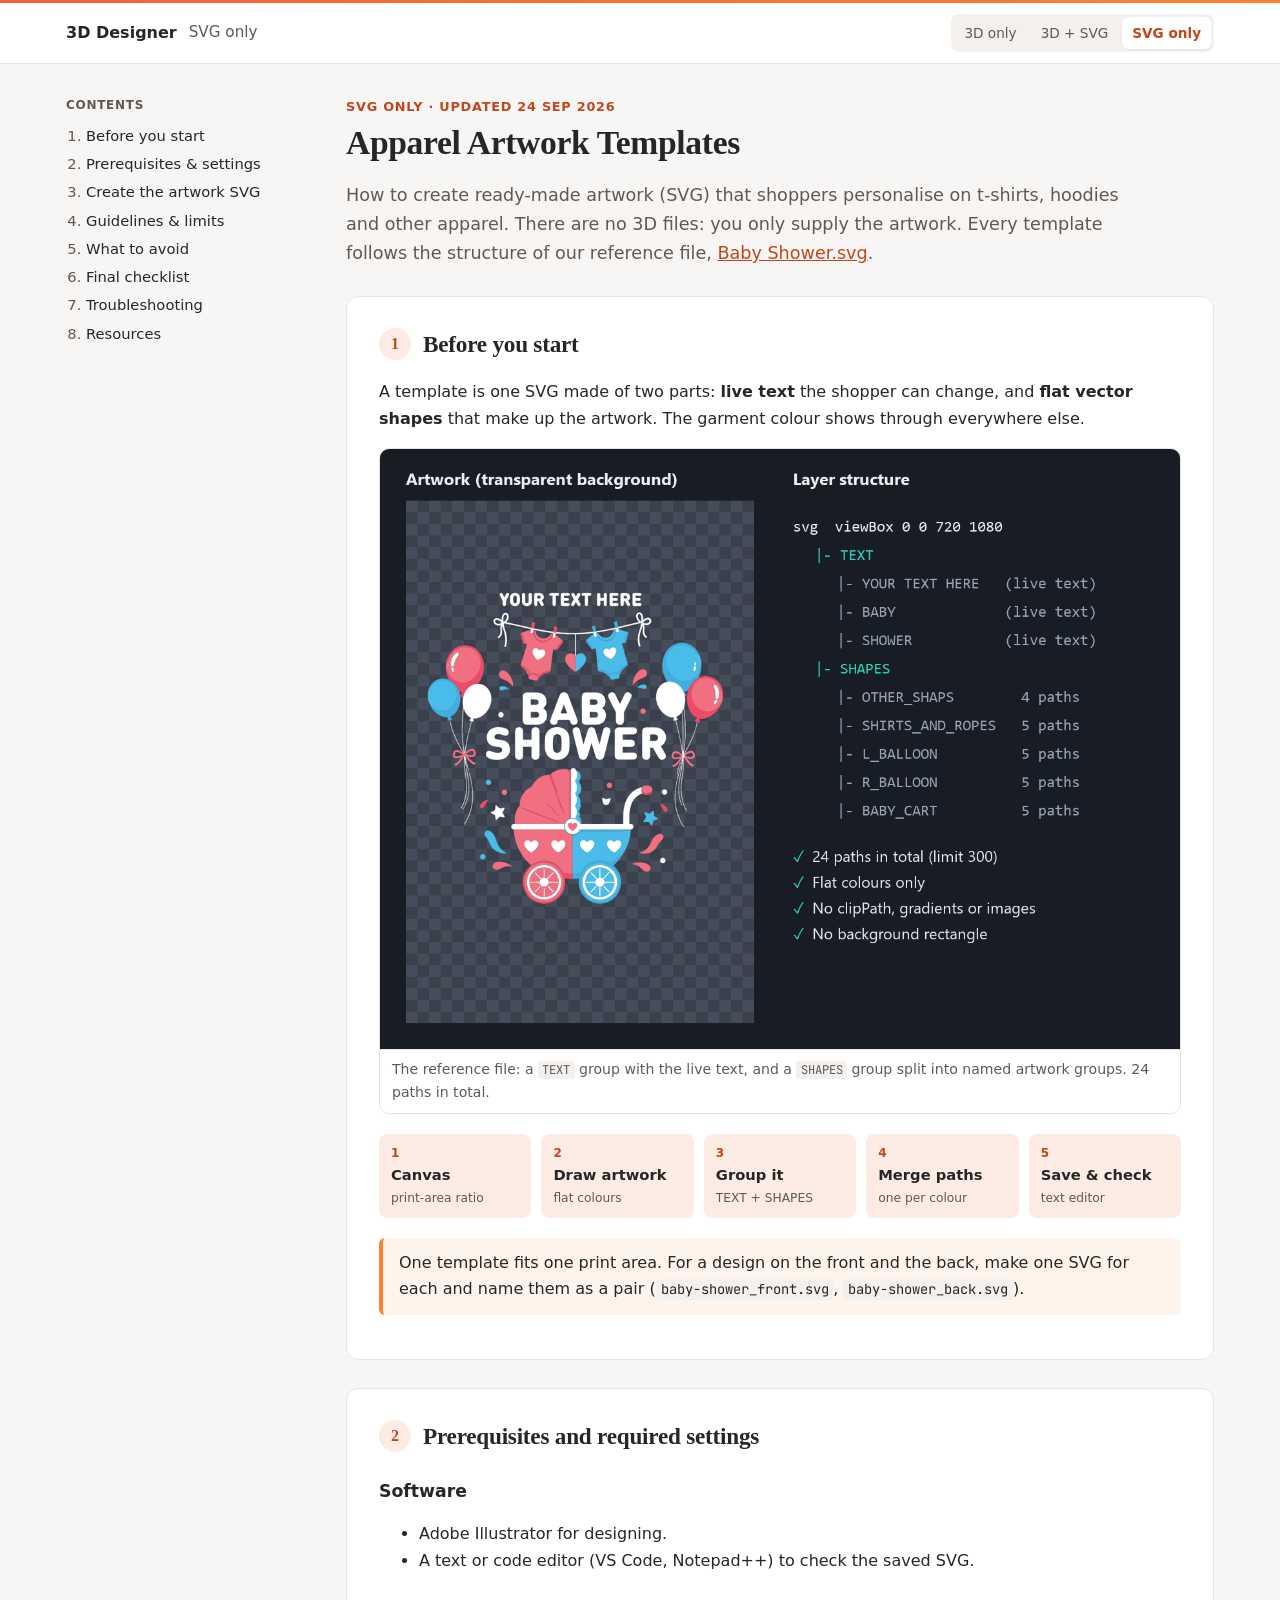
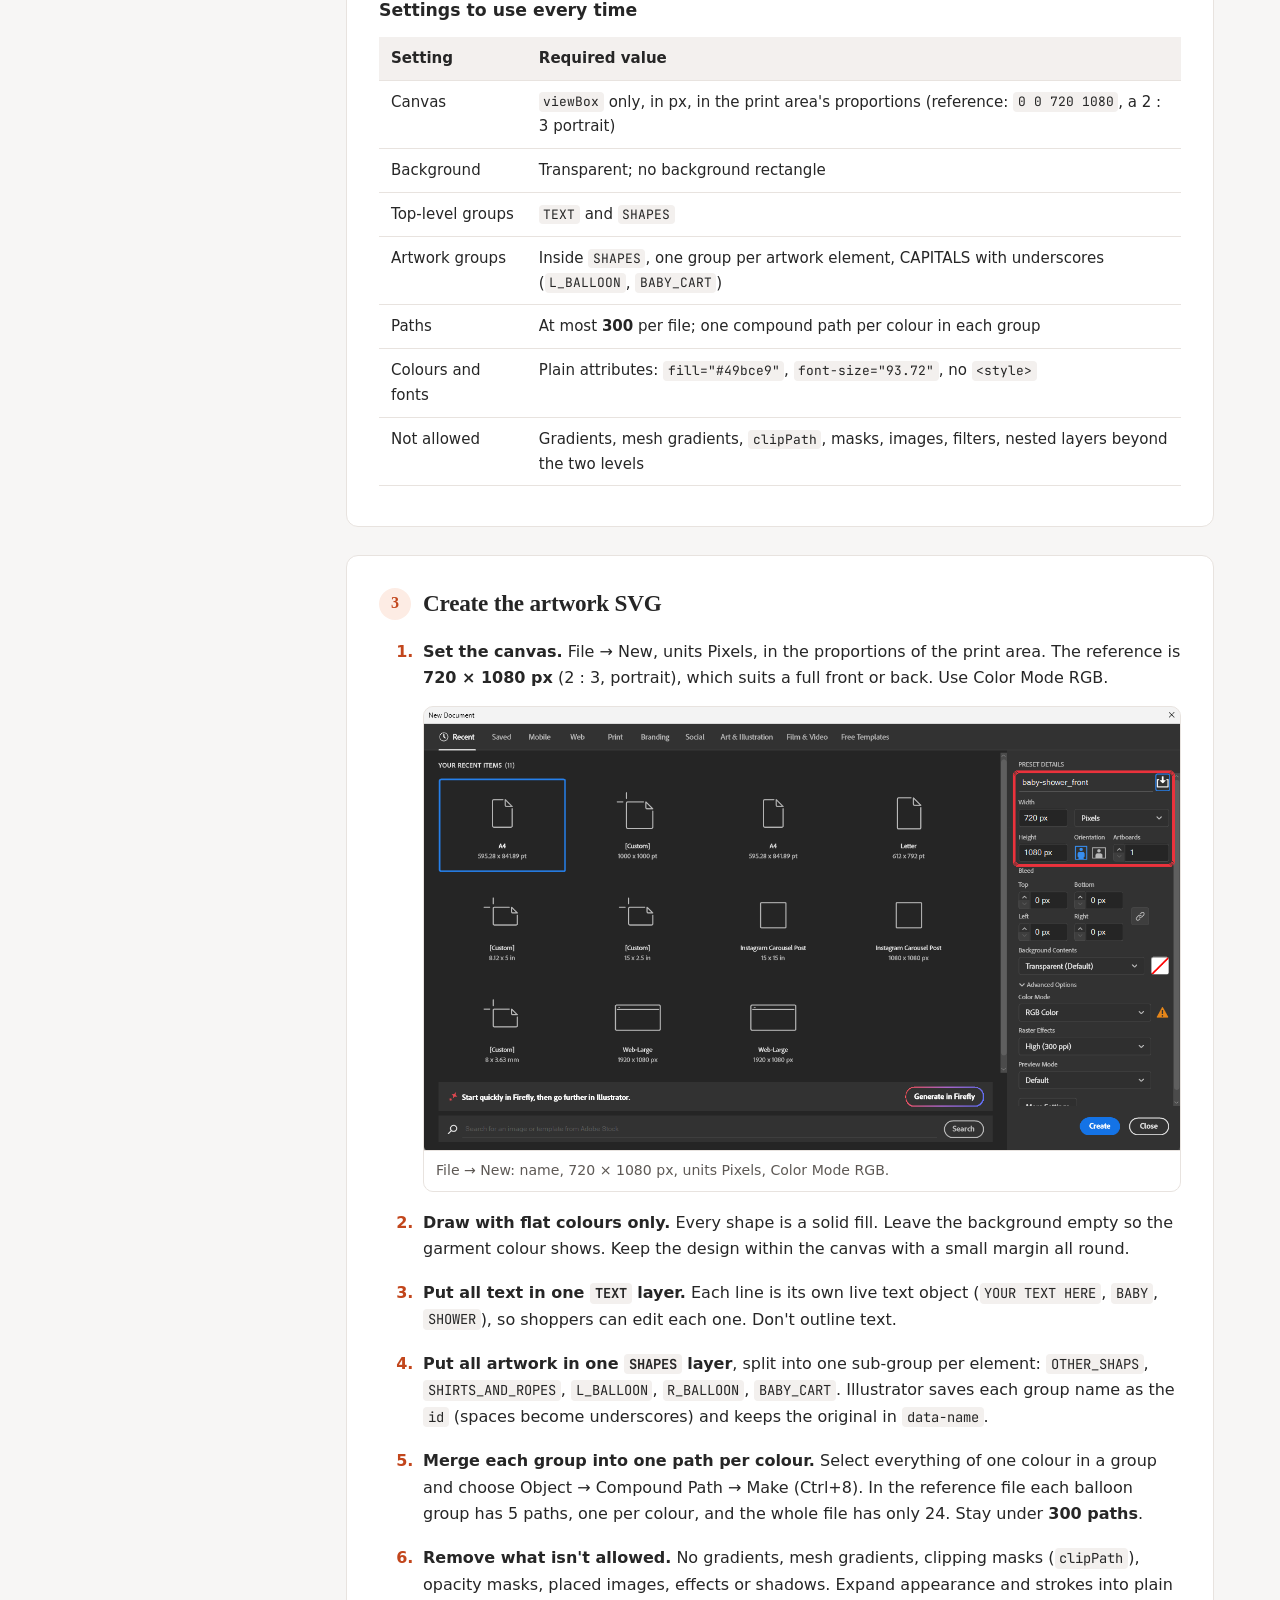
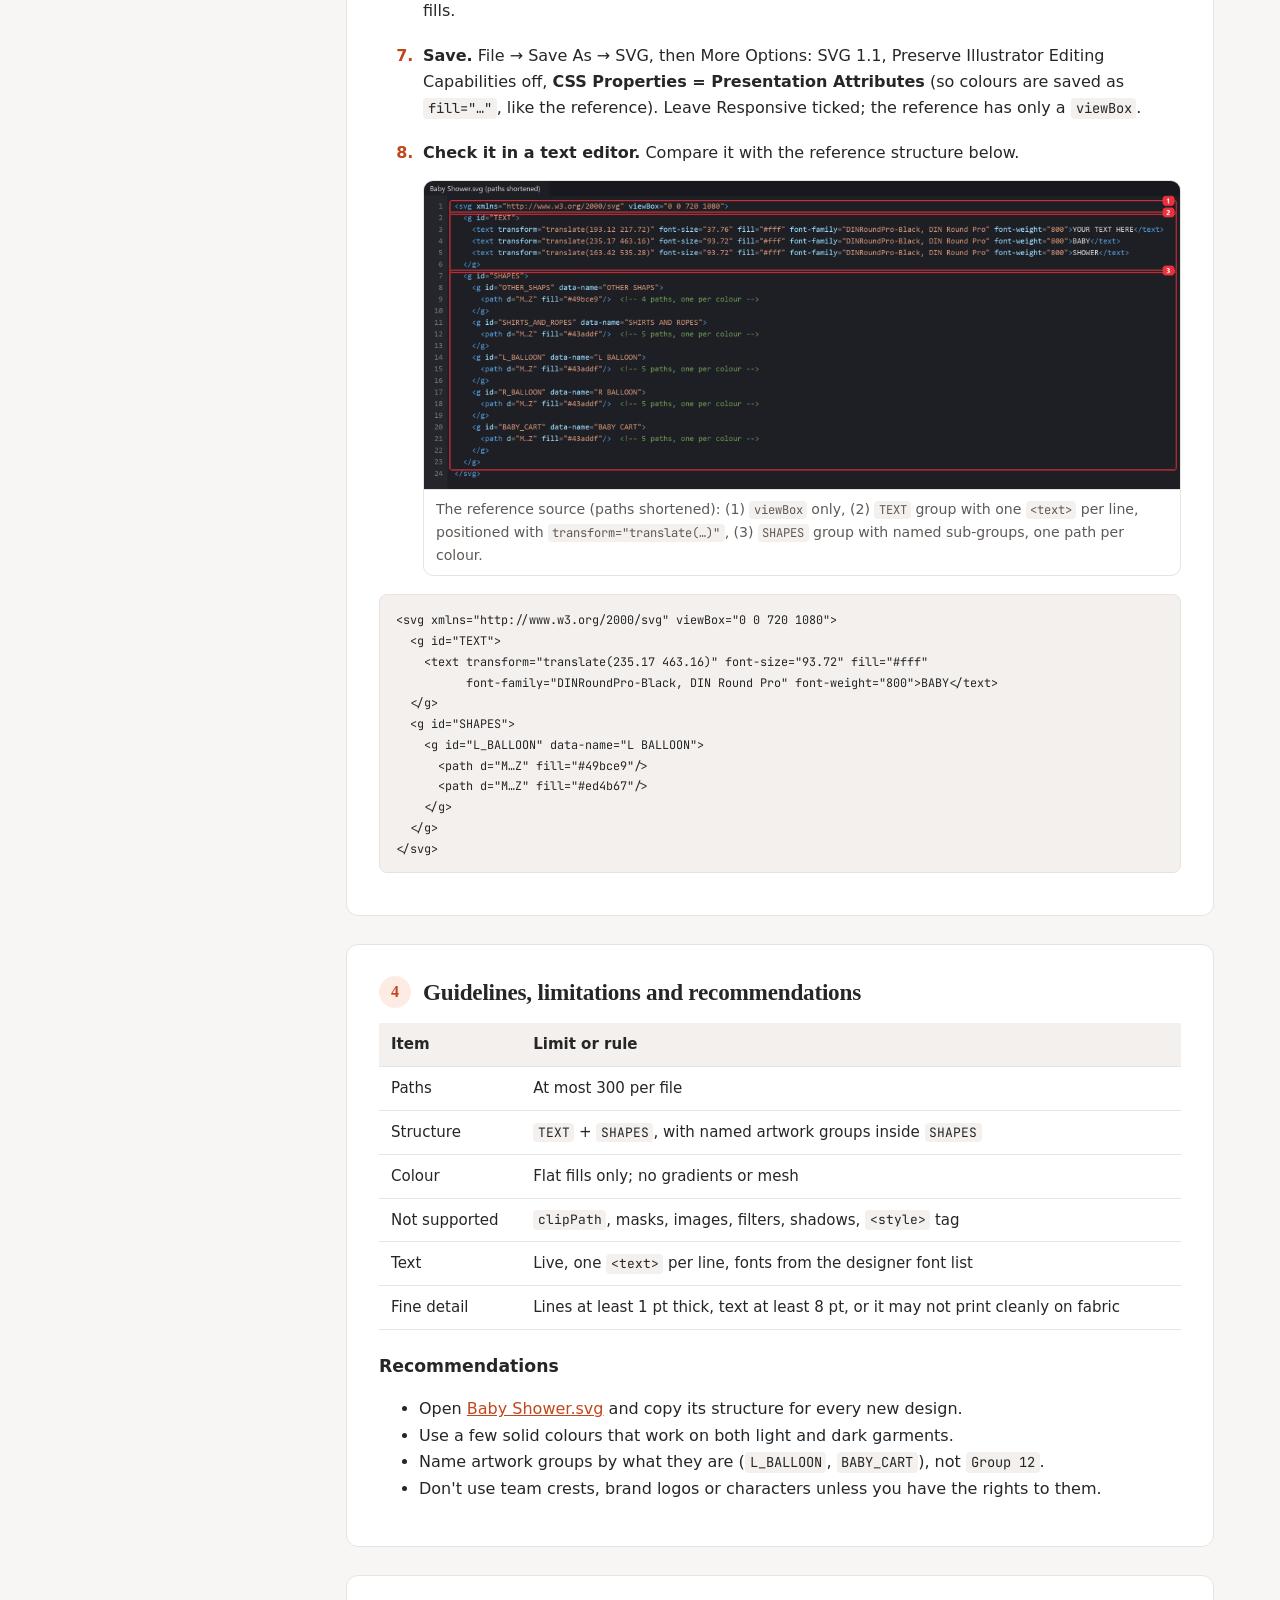
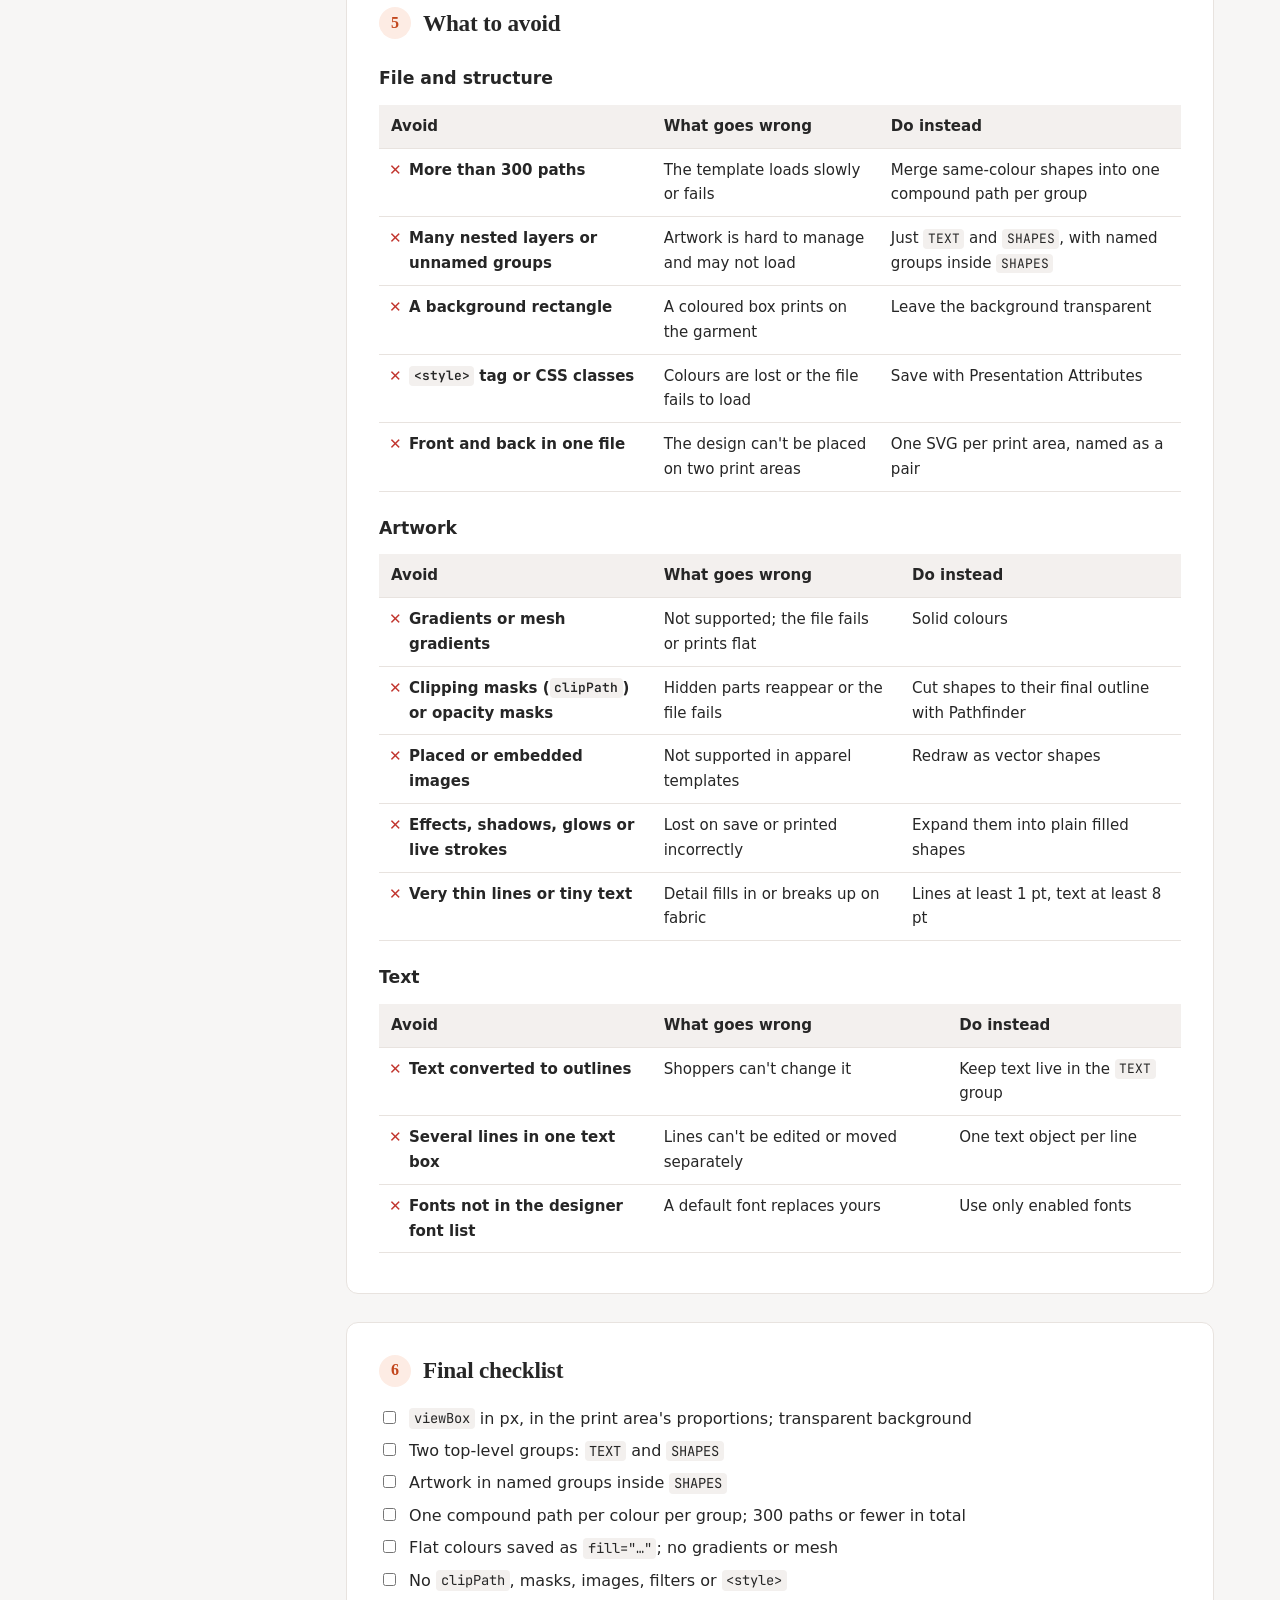
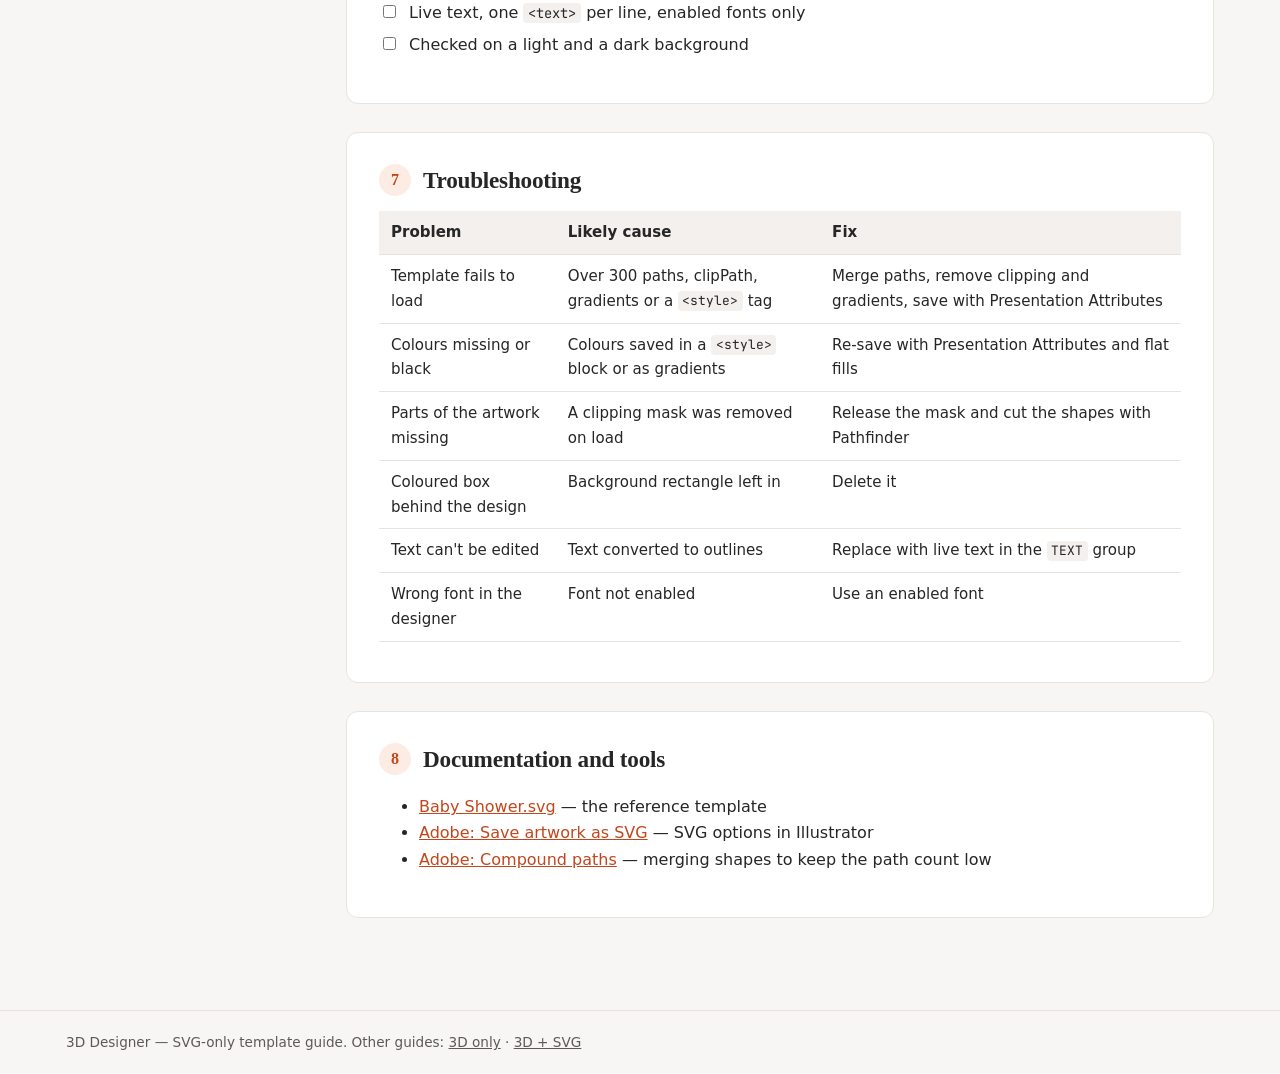
<file: svg-only.html>
<!doctype html>
<html lang="en">
<head>
<meta charset="utf-8">
<meta name="viewport" content="width=device-width, initial-scale=1">
<meta name="robots" content="noindex, nofollow">
<title>SVG Artwork Template Guide</title>
<meta name="description" content="Creating SVG artwork templates for apparel, following the Baby Shower reference file.">
<link rel="preconnect" href="https://fonts.googleapis.com">
<link href="https://fonts.googleapis.com/css2?family=Inter:wght@400;500;600;700&family=JetBrains+Mono:wght@400;500&display=swap" rel="stylesheet">
<link rel="stylesheet" href="assets/style.css">
</head>
<body>
<header class="topbar">
  <div class="wrap">
    <a class="brand" href="index.html">3D Designer</a>
    <span class="crumb">SVG only</span>
    <nav class="switch" aria-label="Other guides"><a href="3d-only.html">3D only</a><a href="3d-and-svg.html">3D + SVG</a><a href="svg-only.html" aria-current="page">SVG only</a></nav>
  </div>
</header>

<div class="wrap layout">
<nav class="toc" aria-label="Contents">
  <p class="toc-title">Contents</p>
  <ol>
    <li><a href="#overview">Before you start</a></li>
    <li><a href="#prereq">Prerequisites &amp; settings</a></li>
    <li><a href="#part-a">Create the artwork SVG</a></li>
    <li><a href="#guidelines">Guidelines &amp; limits</a></li>
    <li><a href="#avoid">What to avoid</a></li>
    <li><a href="#checklist">Final checklist</a></li>
    <li><a href="#troubleshooting">Troubleshooting</a></li>
    <li><a href="#resources">Resources</a></li>
  </ol>
</nav>

<main>
<p class="kicker">SVG only · Updated 24 Sep 2026</p>
<h1>Apparel Artwork Templates</h1>
<p class="lead">How to create ready-made artwork (SVG) that shoppers personalise on t-shirts, hoodies and other apparel. There are no 3D files: you only supply the artwork. Every template follows the structure of our reference file, <a href="examples/baby-shower.svg" download>Baby Shower.svg</a>.</p>

<!-- 1 -->
<section id="overview">
<h2><span class="num">1</span>Before you start</h2>
<p>A template is one SVG made of two parts: <strong>live text</strong> the shopper can change, and <strong>flat vector shapes</strong> that make up the artwork. The garment colour shows through everywhere else.</p>
<figure class="shot" data-shot="apparel-c02-structure"><img src="images/apparel-c02-structure.png" alt="Baby Shower artwork on a transparent background beside its layer structure: TEXT with three live text lines and SHAPES with five named groups, 24 paths in total" loading="lazy"><figcaption>The reference file: a <code>TEXT</code> group with the live text, and a <code>SHAPES</code> group split into named artwork groups. 24 paths in total.</figcaption></figure>
<ol class="flow" aria-label="Workflow">
  <li>Canvas<small>print-area ratio</small></li>
  <li>Draw artwork<small>flat colours</small></li>
  <li>Group it<small>TEXT + SHAPES</small></li>
  <li>Merge paths<small>one per colour</small></li>
  <li>Save &amp; check<small>text editor</small></li>
</ol>
<p class="note">One template fits one print area. For a design on the front and the back, make one SVG for each and name them as a pair (<code>baby-shower_front.svg</code>, <code>baby-shower_back.svg</code>).</p>
</section>

<!-- 2 -->
<section id="prereq">
<h2><span class="num">2</span>Prerequisites and required settings</h2>
<h3>Software</h3>
<ul>
<li>Adobe Illustrator for designing.</li>
<li>A text or code editor (VS Code, Notepad++) to check the saved SVG.</li>
</ul>
<h3>Settings to use every time</h3>
<div class="table-wrap"><table>
<thead><tr><th>Setting</th><th>Required value</th></tr></thead>
<tbody>
<tr><td>Canvas</td><td><code>viewBox</code> only, in px, in the print area's proportions (reference: <code>0 0 720 1080</code>, a 2 : 3 portrait)</td></tr>
<tr><td>Background</td><td>Transparent; no background rectangle</td></tr>
<tr><td>Top-level groups</td><td><code>TEXT</code> and <code>SHAPES</code></td></tr>
<tr><td>Artwork groups</td><td>Inside <code>SHAPES</code>, one group per artwork element, CAPITALS with underscores (<code>L_BALLOON</code>, <code>BABY_CART</code>)</td></tr>
<tr><td>Paths</td><td>At most <strong>300</strong> per file; one compound path per colour in each group</td></tr>
<tr><td>Colours and fonts</td><td>Plain attributes: <code>fill="#49bce9"</code>, <code>font-size="93.72"</code>, no <code>&lt;style&gt;</code></td></tr>
<tr><td>Not allowed</td><td>Gradients, mesh gradients, <code>clipPath</code>, masks, images, filters, nested layers beyond the two levels</td></tr>
</tbody></table></div>
</section>

<!-- 3 -->
<section id="part-a">
<h2><span class="num">3</span>Create the artwork SVG</h2>
<ol class="steps">
<li><strong>Set the canvas.</strong> File → New, units Pixels, in the proportions of the print area. The reference is <strong>720 × 1080 px</strong> (2 : 3, portrait), which suits a full front or back. Use Color Mode RGB.
<figure class="shot" data-shot="apparel-c01-ai-new-document"><img src="images/apparel-c01-ai-new-document.png" alt="Illustrator New Document dialog set to baby-shower_front, 720 by 1080 pixels, RGB" loading="lazy"><figcaption>File → New: name, 720 × 1080 px, units Pixels, Color Mode RGB.</figcaption></figure></li>
<li><strong>Draw with flat colours only.</strong> Every shape is a solid fill. Leave the background empty so the garment colour shows. Keep the design within the canvas with a small margin all round.</li>
<li><strong>Put all text in one <code>TEXT</code> layer.</strong> Each line is its own live text object (<code>YOUR TEXT HERE</code>, <code>BABY</code>, <code>SHOWER</code>), so shoppers can edit each one. Don't outline text.</li>
<li><strong>Put all artwork in one <code>SHAPES</code> layer</strong>, split into one sub-group per element: <code>OTHER_SHAPS</code>, <code>SHIRTS_AND_ROPES</code>, <code>L_BALLOON</code>, <code>R_BALLOON</code>, <code>BABY_CART</code>. Illustrator saves each group name as the <code>id</code> (spaces become underscores) and keeps the original in <code>data-name</code>.</li>
<li><strong>Merge each group into one path per colour.</strong> Select everything of one colour in a group and choose Object → Compound Path → Make (Ctrl+8). In the reference file each balloon group has 5 paths, one per colour, and the whole file has only 24. Stay under <strong>300 paths</strong>.</li>
<li><strong>Remove what isn't allowed.</strong> No gradients, mesh gradients, clipping masks (<code>clipPath</code>), opacity masks, placed images, effects or shadows. Expand appearance and strokes into plain fills.</li>
<li><strong>Save.</strong> File → Save As → SVG, then More Options: SVG 1.1, Preserve Illustrator Editing Capabilities off, <strong>CSS Properties = Presentation Attributes</strong> (so colours are saved as <code>fill="…"</code>, like the reference). Leave Responsive ticked; the reference has only a <code>viewBox</code>.</li>
<li><strong>Check it in a text editor.</strong> Compare it with the reference structure below.
<figure class="shot" data-shot="apparel-c03-svg-structure"><img src="images/apparel-c03-svg-structure.png" alt="Baby Shower SVG source with the svg viewBox, the TEXT group with three text elements and the SHAPES group with five named groups" loading="lazy"><figcaption>The reference source (paths shortened): (1) <code>viewBox</code> only, (2) <code>TEXT</code> group with one <code>&lt;text&gt;</code> per line, positioned with <code>transform="translate(…)"</code>, (3) <code>SHAPES</code> group with named sub-groups, one path per colour.</figcaption></figure></li>
</ol>
<pre><code>&lt;svg xmlns="http://www.w3.org/2000/svg" viewBox="0 0 720 1080"&gt;
  &lt;g id="TEXT"&gt;
    &lt;text transform="translate(235.17 463.16)" font-size="93.72" fill="#fff"
          font-family="DINRoundPro-Black, DIN Round Pro" font-weight="800"&gt;BABY&lt;/text&gt;
  &lt;/g&gt;
  &lt;g id="SHAPES"&gt;
    &lt;g id="L_BALLOON" data-name="L BALLOON"&gt;
      &lt;path d="M…Z" fill="#49bce9"/&gt;
      &lt;path d="M…Z" fill="#ed4b67"/&gt;
    &lt;/g&gt;
  &lt;/g&gt;
&lt;/svg&gt;</code></pre>
</section>

<!-- 4 -->
<section id="guidelines">
<h2><span class="num">4</span>Guidelines, limitations and recommendations</h2>
<div class="table-wrap"><table>
<thead><tr><th>Item</th><th>Limit or rule</th></tr></thead>
<tbody>
<tr><td>Paths</td><td>At most 300 per file</td></tr>
<tr><td>Structure</td><td><code>TEXT</code> + <code>SHAPES</code>, with named artwork groups inside <code>SHAPES</code></td></tr>
<tr><td>Colour</td><td>Flat fills only; no gradients or mesh</td></tr>
<tr><td>Not supported</td><td><code>clipPath</code>, masks, images, filters, shadows, <code>&lt;style&gt;</code> tag</td></tr>
<tr><td>Text</td><td>Live, one <code>&lt;text&gt;</code> per line, fonts from the designer font list</td></tr>
<tr><td>Fine detail</td><td>Lines at least 1 pt thick, text at least 8 pt, or it may not print cleanly on fabric</td></tr>
</tbody></table></div>
<h3>Recommendations</h3>
<ul>
<li>Open <a href="examples/baby-shower.svg" download>Baby Shower.svg</a> and copy its structure for every new design.</li>
<li>Use a few solid colours that work on both light and dark garments.</li>
<li>Name artwork groups by what they are (<code>L_BALLOON</code>, <code>BABY_CART</code>), not <code>Group 12</code>.</li>
<li>Don't use team crests, brand logos or characters unless you have the rights to them.</li>
</ul>
</section>

<!-- 5 -->
<section id="avoid">
<h2><span class="num">5</span>What to avoid</h2>
<h3>File and structure</h3>
<div class="table-wrap"><table class="avoid">
<thead><tr><th>Avoid</th><th>What goes wrong</th><th>Do instead</th></tr></thead>
<tbody>
<tr><td>More than 300 paths</td><td>The template loads slowly or fails</td><td>Merge same-colour shapes into one compound path per group</td></tr>
<tr><td>Many nested layers or unnamed groups</td><td>Artwork is hard to manage and may not load</td><td>Just <code>TEXT</code> and <code>SHAPES</code>, with named groups inside <code>SHAPES</code></td></tr>
<tr><td>A background rectangle</td><td>A coloured box prints on the garment</td><td>Leave the background transparent</td></tr>
<tr><td><code>&lt;style&gt;</code> tag or CSS classes</td><td>Colours are lost or the file fails to load</td><td>Save with Presentation Attributes</td></tr>
<tr><td>Front and back in one file</td><td>The design can't be placed on two print areas</td><td>One SVG per print area, named as a pair</td></tr>
</tbody></table></div>
<h3>Artwork</h3>
<div class="table-wrap"><table class="avoid">
<thead><tr><th>Avoid</th><th>What goes wrong</th><th>Do instead</th></tr></thead>
<tbody>
<tr><td>Gradients or mesh gradients</td><td>Not supported; the file fails or prints flat</td><td>Solid colours</td></tr>
<tr><td>Clipping masks (<code>clipPath</code>) or opacity masks</td><td>Hidden parts reappear or the file fails</td><td>Cut shapes to their final outline with Pathfinder</td></tr>
<tr><td>Placed or embedded images</td><td>Not supported in apparel templates</td><td>Redraw as vector shapes</td></tr>
<tr><td>Effects, shadows, glows or live strokes</td><td>Lost on save or printed incorrectly</td><td>Expand them into plain filled shapes</td></tr>
<tr><td>Very thin lines or tiny text</td><td>Detail fills in or breaks up on fabric</td><td>Lines at least 1 pt, text at least 8 pt</td></tr>
</tbody></table></div>
<h3>Text</h3>
<div class="table-wrap"><table class="avoid">
<thead><tr><th>Avoid</th><th>What goes wrong</th><th>Do instead</th></tr></thead>
<tbody>
<tr><td>Text converted to outlines</td><td>Shoppers can't change it</td><td>Keep text live in the <code>TEXT</code> group</td></tr>
<tr><td>Several lines in one text box</td><td>Lines can't be edited or moved separately</td><td>One text object per line</td></tr>
<tr><td>Fonts not in the designer font list</td><td>A default font replaces yours</td><td>Use only enabled fonts</td></tr>
</tbody></table></div>
</section>

<!-- 6 -->
<section id="checklist">
<h2><span class="num">6</span>Final checklist</h2>
<ul class="check">
<li><label><input type="checkbox"> <code>viewBox</code> in px, in the print area's proportions; transparent background</label></li>
<li><label><input type="checkbox"> Two top-level groups: <code>TEXT</code> and <code>SHAPES</code></label></li>
<li><label><input type="checkbox"> Artwork in named groups inside <code>SHAPES</code></label></li>
<li><label><input type="checkbox"> One compound path per colour per group; 300 paths or fewer in total</label></li>
<li><label><input type="checkbox"> Flat colours saved as <code>fill="…"</code>; no gradients or mesh</label></li>
<li><label><input type="checkbox"> No <code>clipPath</code>, masks, images, filters or <code>&lt;style&gt;</code></label></li>
<li><label><input type="checkbox"> Live text, one <code>&lt;text&gt;</code> per line, enabled fonts only</label></li>
<li><label><input type="checkbox"> Checked on a light and a dark background</label></li>
</ul>
</section>

<!-- 7 -->
<section id="troubleshooting">
<h2><span class="num">7</span>Troubleshooting</h2>
<div class="table-wrap"><table>
<thead><tr><th>Problem</th><th>Likely cause</th><th>Fix</th></tr></thead>
<tbody>
<tr><td>Template fails to load</td><td>Over 300 paths, clipPath, gradients or a <code>&lt;style&gt;</code> tag</td><td>Merge paths, remove clipping and gradients, save with Presentation Attributes</td></tr>
<tr><td>Colours missing or black</td><td>Colours saved in a <code>&lt;style&gt;</code> block or as gradients</td><td>Re-save with Presentation Attributes and flat fills</td></tr>
<tr><td>Parts of the artwork missing</td><td>A clipping mask was removed on load</td><td>Release the mask and cut the shapes with Pathfinder</td></tr>
<tr><td>Coloured box behind the design</td><td>Background rectangle left in</td><td>Delete it</td></tr>
<tr><td>Text can't be edited</td><td>Text converted to outlines</td><td>Replace with live text in the <code>TEXT</code> group</td></tr>
<tr><td>Wrong font in the designer</td><td>Font not enabled</td><td>Use an enabled font</td></tr>
</tbody></table></div>
</section>

<!-- 8 -->
<section id="resources">
<h2><span class="num">8</span>Documentation and tools</h2>
<ul>
<li><a href="examples/baby-shower.svg" download>Baby Shower.svg</a> — the reference template</li>
<li><a href="https://helpx.adobe.com/illustrator/using/svg.html">Adobe: Save artwork as SVG</a> — SVG options in Illustrator</li>
<li><a href="https://helpx.adobe.com/illustrator/using/compound-paths.html">Adobe: Compound paths</a> — merging shapes to keep the path count low</li></ul>
</section>
</main>
</div>

<footer class="foot"><div class="wrap">3D Designer — SVG-only template guide. Other guides: <a href="3d-only.html">3D only</a> · <a href="3d-and-svg.html">3D + SVG</a></div></footer>

<script>
document.querySelectorAll('figure.shot img').forEach(function (img) {
  function miss() { img.closest('figure').classList.add('missing'); }
  if (img.complete && img.naturalWidth === 0) miss();
  img.addEventListener('error', miss);
});
</script>
</body>
</html>
</file>
<file: assets/style.css>
/* PrintXpand brand: logo orange #F26334 → #FE812F, charcoal #262626 */
:root {
  --bg: #f7f6f5;
  --surface: #ffffff;
  --text: #262626;
  --muted: #5e5955;
  --line: #e8e3df;
  --accent: #c2461c;       /* readable brand orange for text and links */
  --brand: #f26334;        /* logo orange for marks, borders, fills */
  --brand-2: #fe812f;
  --accent-soft: #fdece4;
  --code-bg: #f3f0ee;
  --warn-bg: #fff4ec;
  --warn-line: #fe812f;
  --bad: #c2362f;
  --display: "Fraunces", Georgia, "Times New Roman", serif;
}
@media (prefers-color-scheme: dark) {
  :root {
    color-scheme: dark;
    --bg: #171514;
    --surface: #201d1b;
    --text: #efebe8;
    --muted: #aaa29c;
    --line: #36312d;
    --accent: #fe812f;
    --brand: #fe812f;
    --brand-2: #ff9a5c;
    --accent-soft: #3a2519;
    --code-bg: #28231f;
    --warn-bg: #2e2117;
    --warn-line: #b8561f;
    --bad: #f07a72;
  }
}
* { box-sizing: border-box; }
html { scroll-behavior: smooth; scroll-padding-top: 72px; }
body {
  margin: 0; background: var(--bg); color: var(--text);
  font: 16px/1.65 "DM Sans", system-ui, -apple-system, "Segoe UI", sans-serif;
}
h1, h2, .card h2 { font-family: var(--display); font-weight: 600; letter-spacing: -0.01em; text-wrap: balance; }
.wrap { max-width: 1180px; margin: 0 auto; padding: 0 16px; }
a { color: var(--accent); }
code, pre { font-family: "JetBrains Mono", Consolas, monospace; font-size: .86em; }
code { background: var(--code-bg); padding: .1em .35em; border-radius: 4px; }
pre { background: var(--code-bg); border: 1px solid var(--line); border-radius: 8px; padding: 14px 16px; overflow-x: auto; line-height: 1.5; }
pre code { background: none; padding: 0; }

.topbar { position: sticky; top: 0; z-index: 10; background: var(--surface); border-bottom: 1px solid var(--line); box-shadow: inset 0 -2px 0 0 transparent; }
.topbar::before { content: ""; display: block; height: 3px; background: linear-gradient(90deg, var(--brand), var(--brand-2)); }
.topbar .wrap { display: flex; gap: 12px; align-items: center; height: 60px; }
.brand { display: flex; align-items: center; gap: 12px; font-weight: 600; color: var(--text); }
.brand .logo { height: 26px; width: auto; display: block; }
.brand .logo-dark { display: none; }
@media (prefers-color-scheme: dark) { .brand .logo-light { display: none; } .brand .logo-dark { display: block; } }
.brand .product { padding-left: 12px; border-left: 1px solid var(--line); font-size: .95rem; white-space: nowrap; }
.foot a { color: var(--muted); }
.foot .px { display: flex; flex-wrap: wrap; gap: 6px 14px; justify-content: space-between; }
.crumb { color: var(--muted); font-size: .95rem; }
.asof { margin-left: auto; color: var(--muted); font-size: .85rem; }
a.brand { text-decoration: none; }
.switch { margin-left: auto; display: flex; gap: 4px; background: var(--code-bg); border-radius: 8px; padding: 3px; }
.switch a { padding: 5px 10px; border-radius: 6px; font-size: .85rem; color: var(--muted); text-decoration: none; white-space: nowrap; }
.switch a:hover { color: var(--text); }
.switch a[aria-current="page"] { background: var(--surface); color: var(--accent); font-weight: 600; box-shadow: 0 1px 2px rgb(0 0 0 / .08); }
.kicker { margin: 0 0 6px; font-size: .8rem; font-weight: 600; letter-spacing: .06em; text-transform: uppercase; color: var(--accent); }

.hub { max-width: 980px; margin: 0 auto; padding: 48px 16px 64px; }
.cards { display: grid; grid-template-columns: repeat(3, minmax(0, 1fr)); gap: 20px; margin: 28px 0; }
.card { display: flex; flex-direction: column; background: var(--surface); border: 1px solid var(--line); border-radius: 12px; padding: 22px; color: var(--text); text-decoration: none; transition: border-color .15s, transform .15s; }
.card:hover { border-color: var(--brand); transform: translateY(-2px); }
.card .tag { align-self: flex-start; font-size: .75rem; font-weight: 600; color: var(--accent); background: var(--accent-soft); border-radius: 999px; padding: 3px 10px; }
.card h2 { display: block; font-size: 1.25rem; margin: 12px 0 4px; }
.card p { color: var(--muted); font-size: .94rem; margin: 0 0 12px; }
.card ul { margin: 0 0 16px; padding-left: 18px; font-size: .92rem; }
.card .go { margin-top: auto; font-weight: 600; color: var(--accent); }

.layout { display: grid; grid-template-columns: 240px minmax(0, 1fr); gap: 40px; padding-top: 32px; }
.toc { position: sticky; top: 80px; align-self: start; font-size: .92rem; }
.toc-title { font-weight: 600; text-transform: uppercase; letter-spacing: .06em; font-size: .75rem; color: var(--muted); margin: 0 0 8px; }
.toc ol { margin: 0; padding-left: 20px; }
.toc li { margin: 4px 0; color: var(--muted); }
.toc a { color: var(--text); text-decoration: none; }
.toc a:hover { color: var(--accent); }

main { min-width: 0; padding-bottom: 64px; }
h1 { font-size: 2.1rem; line-height: 1.2; margin: 0 0 12px; }
.lead { font-size: 1.1rem; color: var(--muted); max-width: 70ch; }
section { background: var(--surface); border: 1px solid var(--line); border-radius: 12px; padding: 28px 32px; margin: 28px 0; }
h2 { font-size: 1.45rem; margin: 0 0 12px; display: flex; align-items: center; gap: 12px; }
h2 .num { display: inline-grid; place-items: center; width: 32px; height: 32px; border-radius: 50%; background: var(--accent-soft); color: var(--accent); font-size: 1rem; flex: none; }
h3 { font-size: 1.08rem; margin: 22px 0 8px; }

.table-wrap { overflow-x: auto; margin: 12px 0; }
table { border-collapse: collapse; width: 100%; font-size: .94rem; }
th, td { text-align: left; padding: 9px 12px; border-bottom: 1px solid var(--line); vertical-align: top; }
th { background: var(--code-bg); font-weight: 600; }

.steps > li { margin: 0 0 18px; padding-left: 4px; }
.steps > li::marker { font-weight: 700; color: var(--accent); }

.note { background: var(--warn-bg); border-left: 4px solid var(--warn-line); padding: 12px 16px; border-radius: 6px; }

.flow { list-style: none; padding: 0; margin: 20px 0; display: flex; flex-wrap: wrap; gap: 10px; counter-reset: f; }
.flow li { counter-increment: f; flex: 1 1 110px; background: var(--accent-soft); border-radius: 8px; padding: 10px 12px; font-weight: 600; font-size: .92rem; position: relative; }
.flow li::before { content: counter(f); display: block; font-size: .75rem; color: var(--accent); }
.flow small { display: block; font-weight: 400; color: var(--muted); }

figure.shot { margin: 14px 0 6px; border: 1px solid var(--line); border-radius: 10px; overflow: hidden; background: var(--code-bg); }
figure.shot img { display: block; width: 100%; height: auto; }
figure.shot figcaption { padding: 8px 12px; font-size: .88rem; color: var(--muted); background: var(--surface); border-top: 1px solid var(--line); }
figure.shot.missing img { display: none; }
figure.shot.missing::before {
  content: "Screenshot coming: " attr(data-shot);
  display: grid; place-items: center; min-height: 160px; color: var(--muted);
  font: 500 .9rem "JetBrains Mono", monospace; border-bottom: 1px dashed var(--line);
}

table.avoid td:first-child { font-weight: 600; padding-left: 30px; position: relative; width: 34%; }
table.avoid td:first-child::before { content: "✕"; position: absolute; left: 10px; color: var(--bad); font-weight: 700; }
table.avoid td:last-child { color: var(--text); }

.checks { display: grid; grid-template-columns: 1fr 1fr; gap: 24px; }
ul.check { list-style: none; padding: 0; }
ul.check li { margin: 6px 0; }
ul.check input { margin-right: 8px; accent-color: var(--accent); }

.foot { border-top: 1px solid var(--line); color: var(--muted); font-size: .85rem; padding: 20px 0; }

@media (max-width: 860px) {
  .layout { grid-template-columns: 1fr; gap: 0; }
  .toc { position: static; background: var(--surface); border: 1px solid var(--line); border-radius: 12px; padding: 16px; }
  section { padding: 20px 16px; }
  .checks { grid-template-columns: 1fr; }
  .asof, .crumb { display: none; }
  .brand .logo { height: 22px; }
  .cards { grid-template-columns: 1fr; }
}
@media (max-width: 520px) {
  .brand .product { display: none; }
  .switch a { padding: 5px 8px; }
}
</file>
